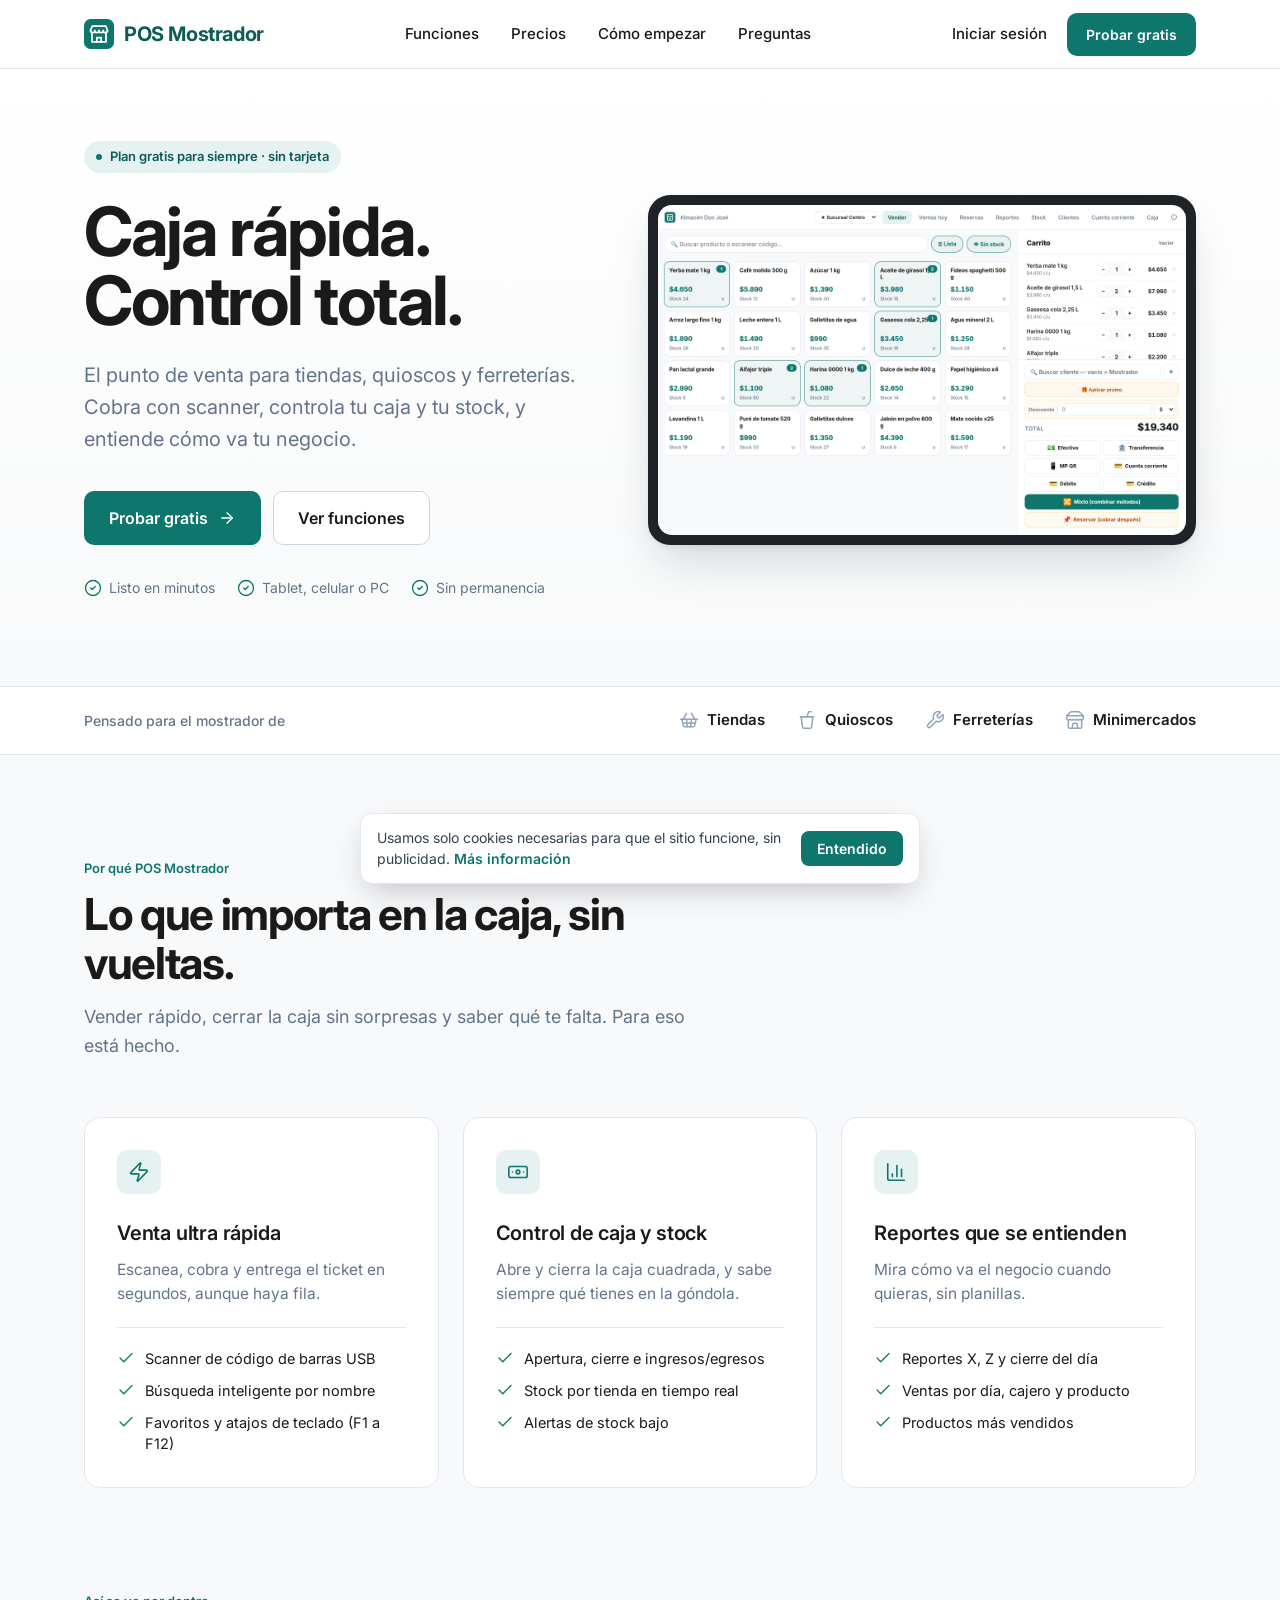
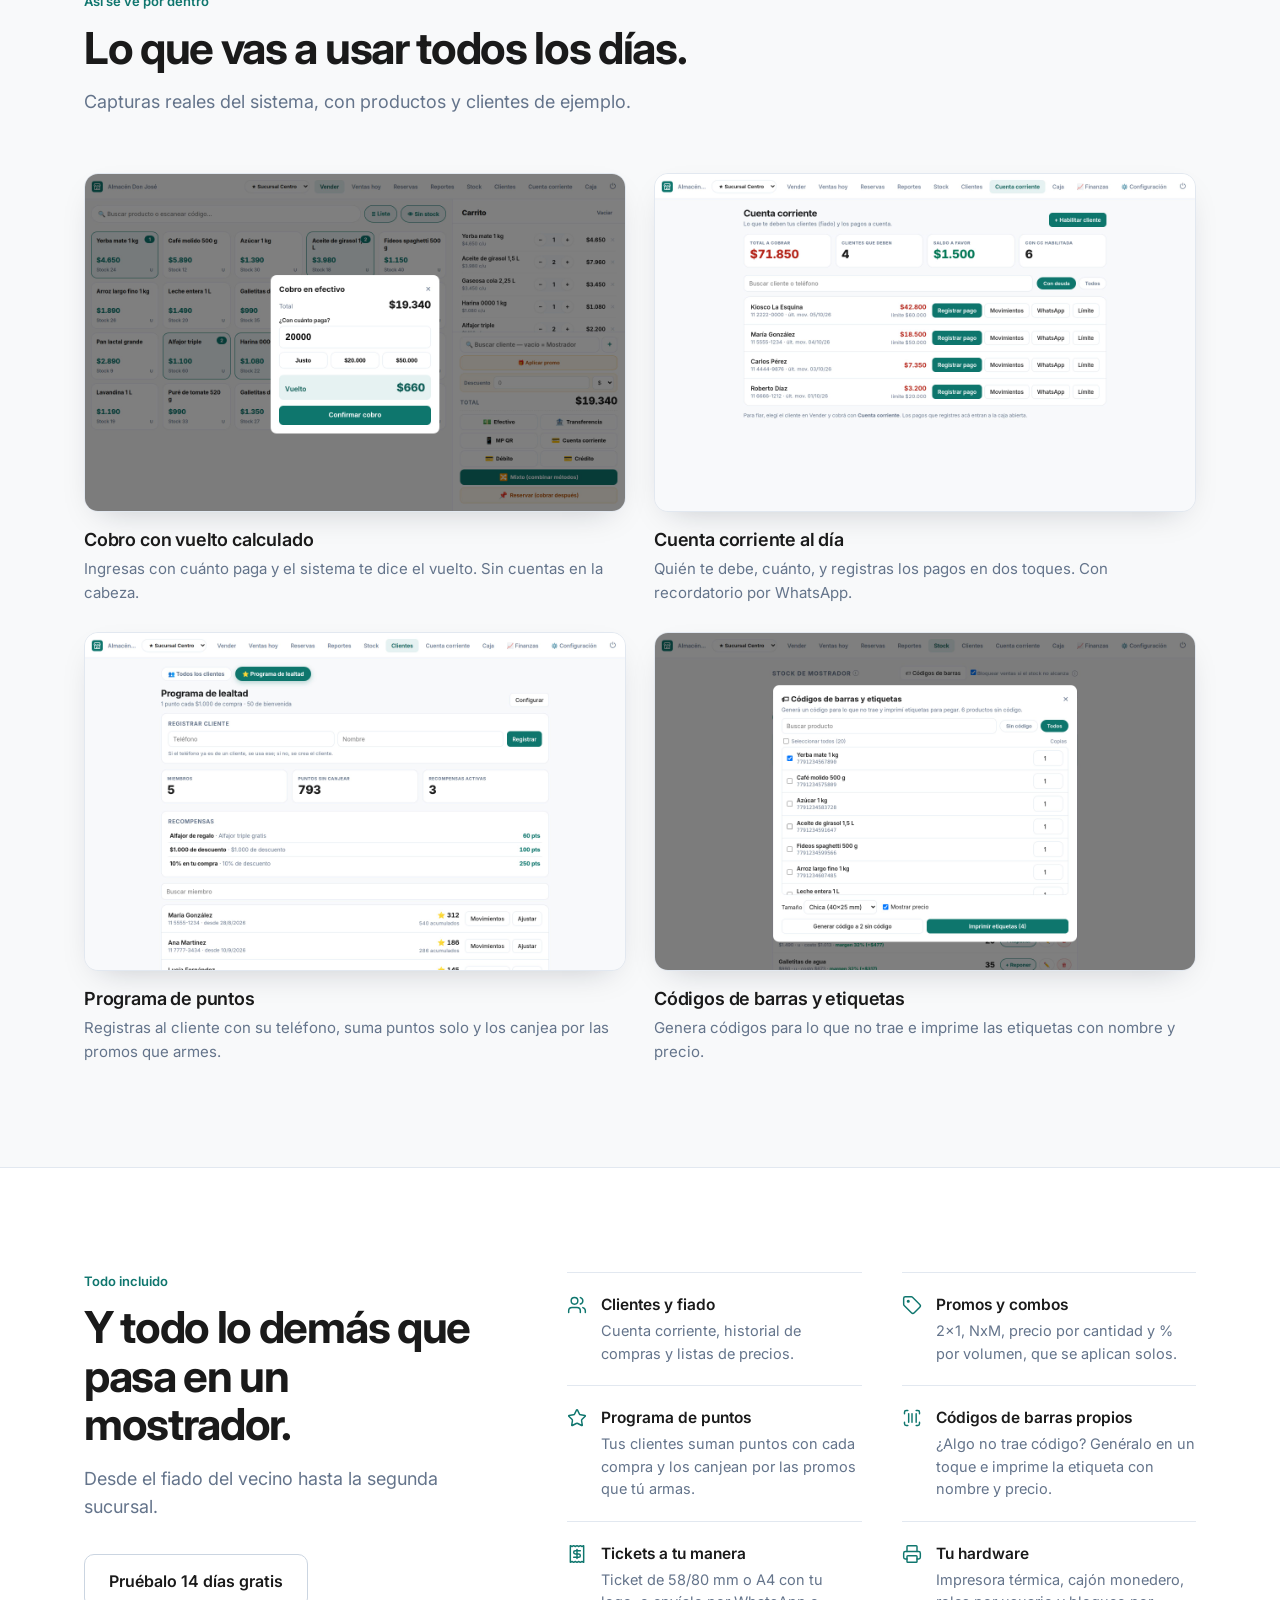
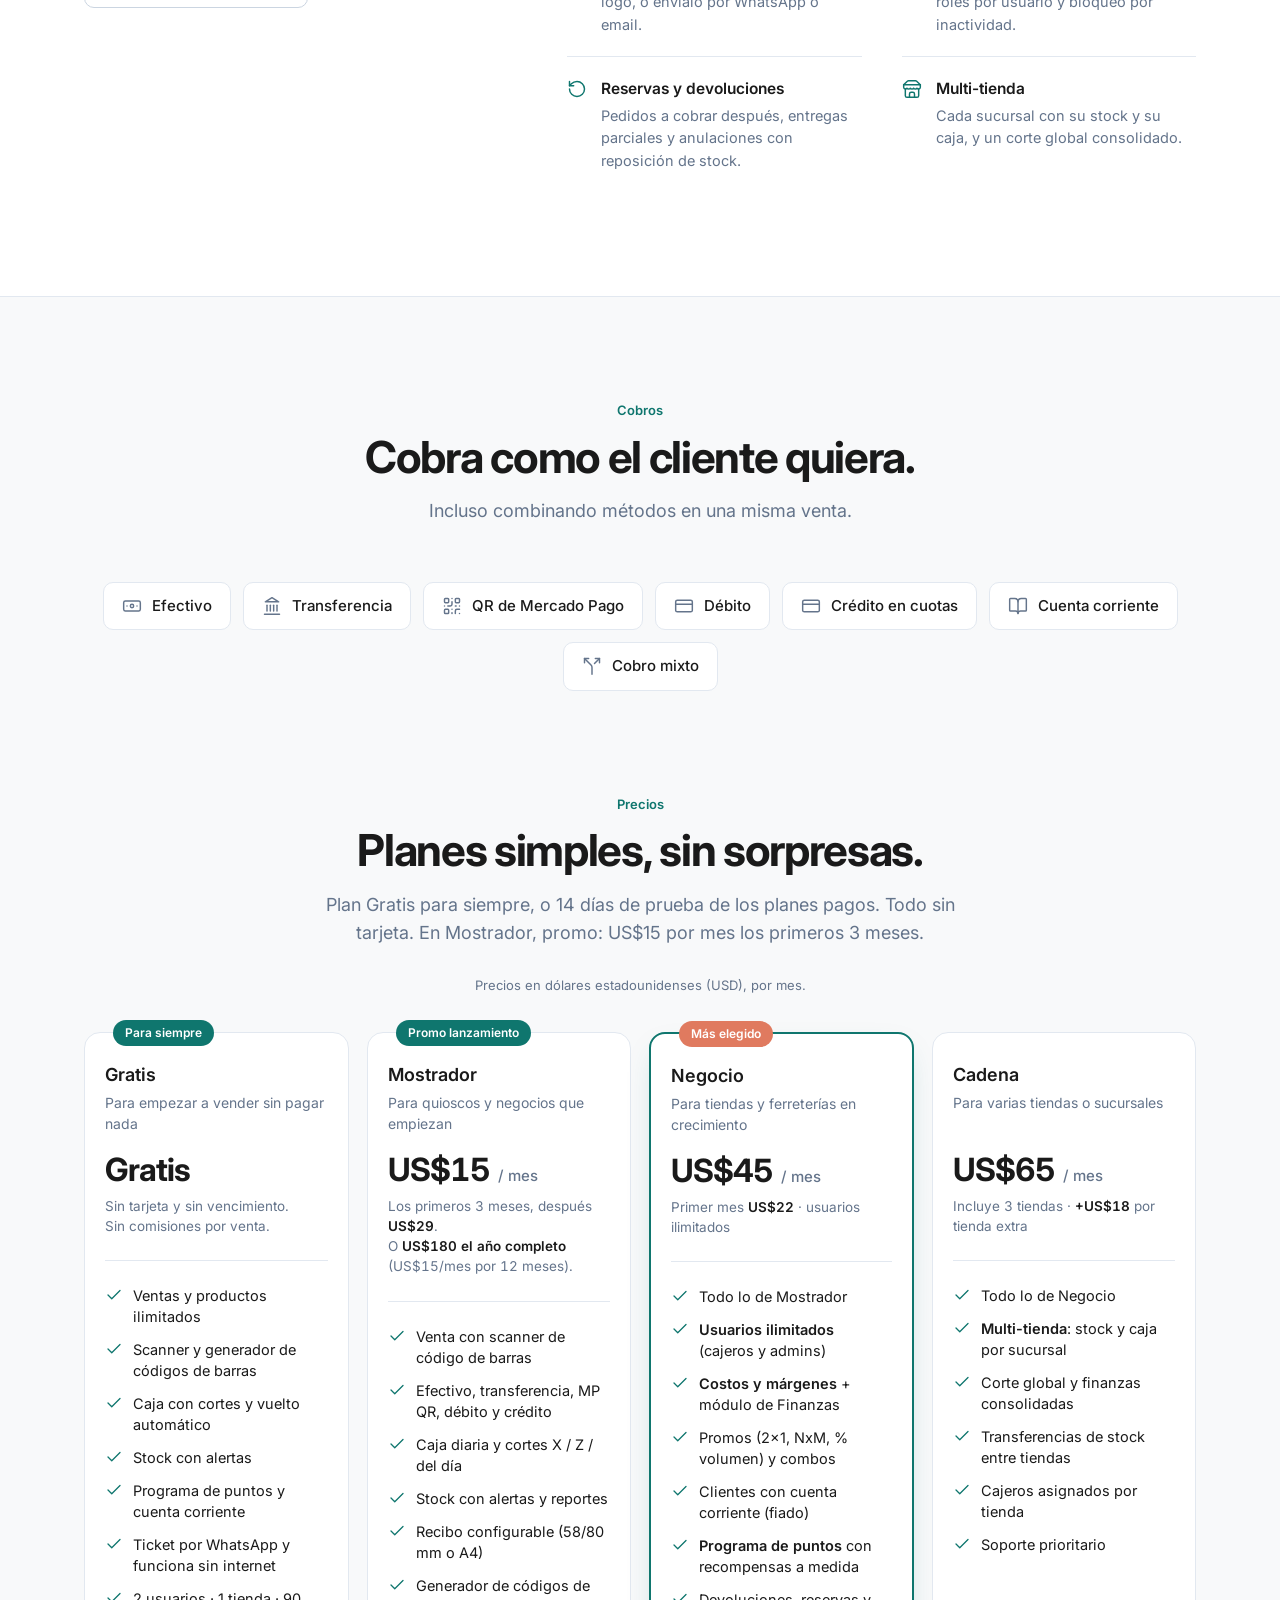
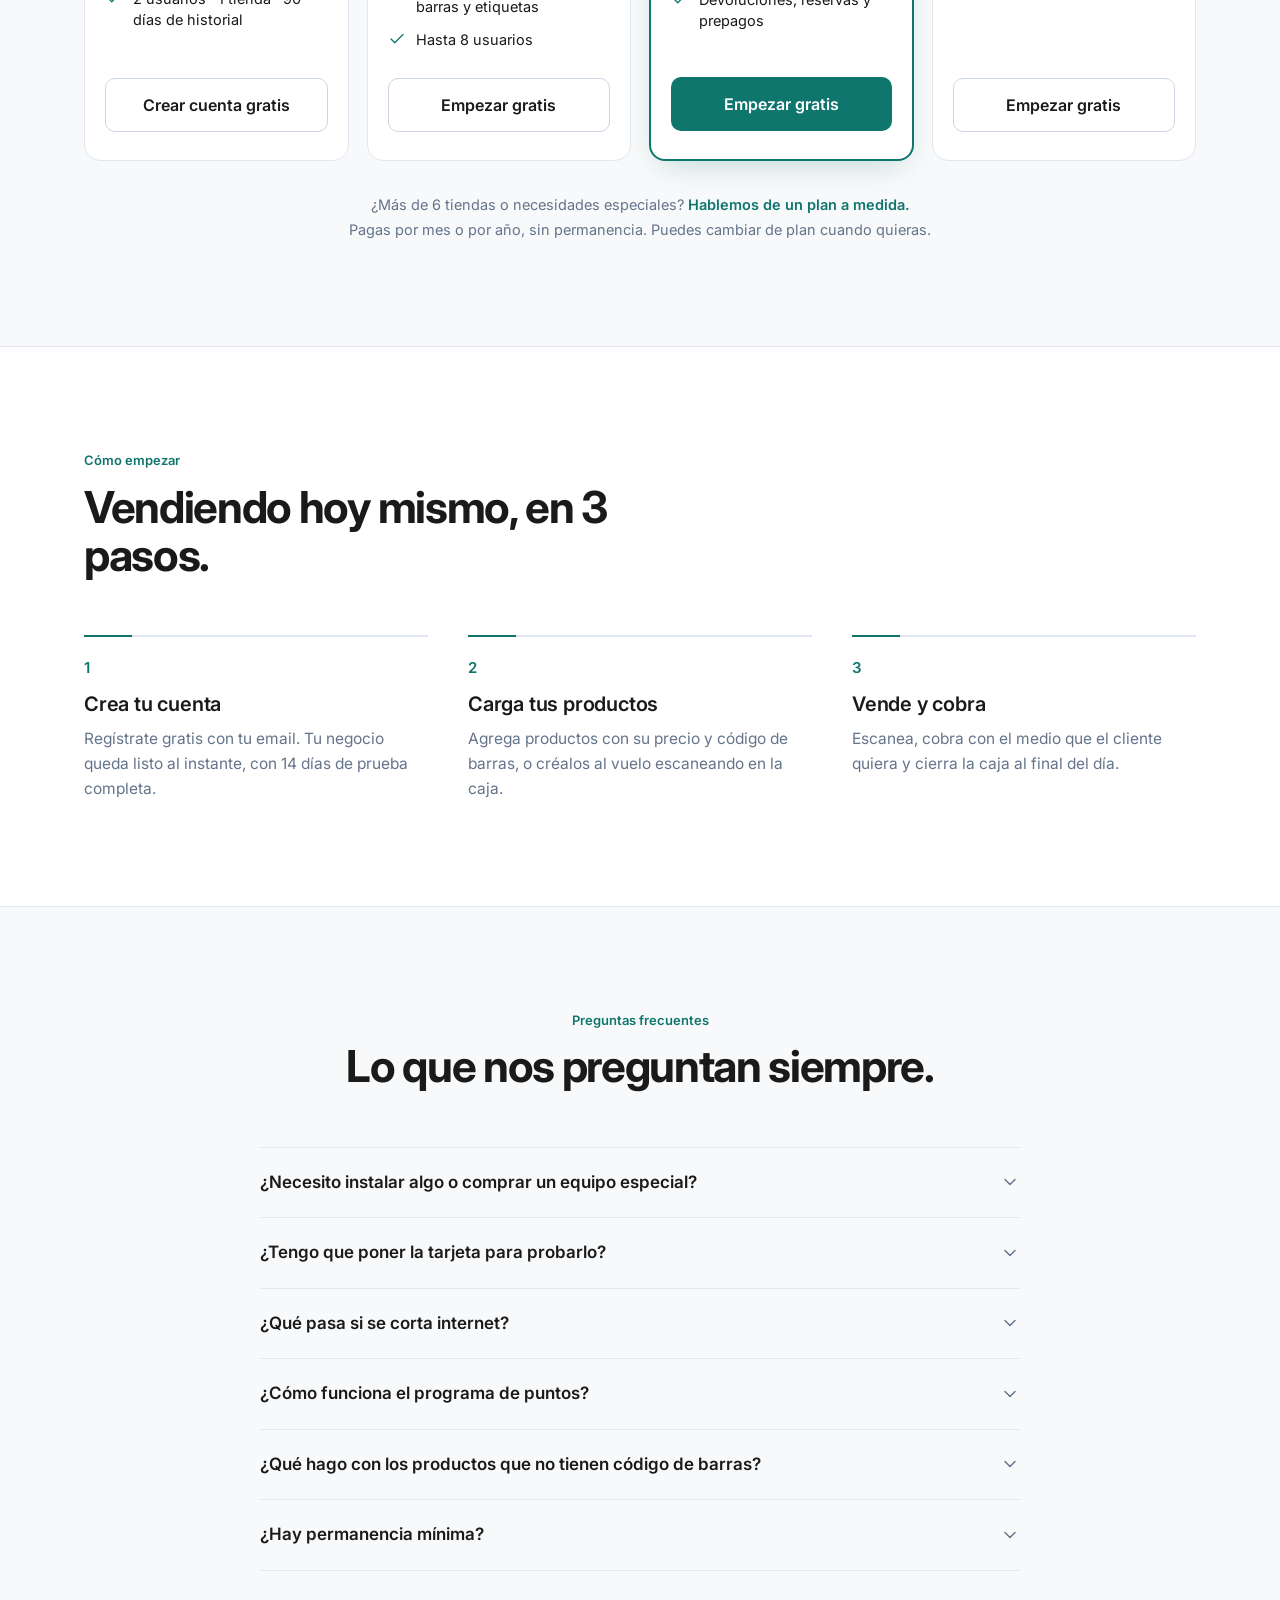
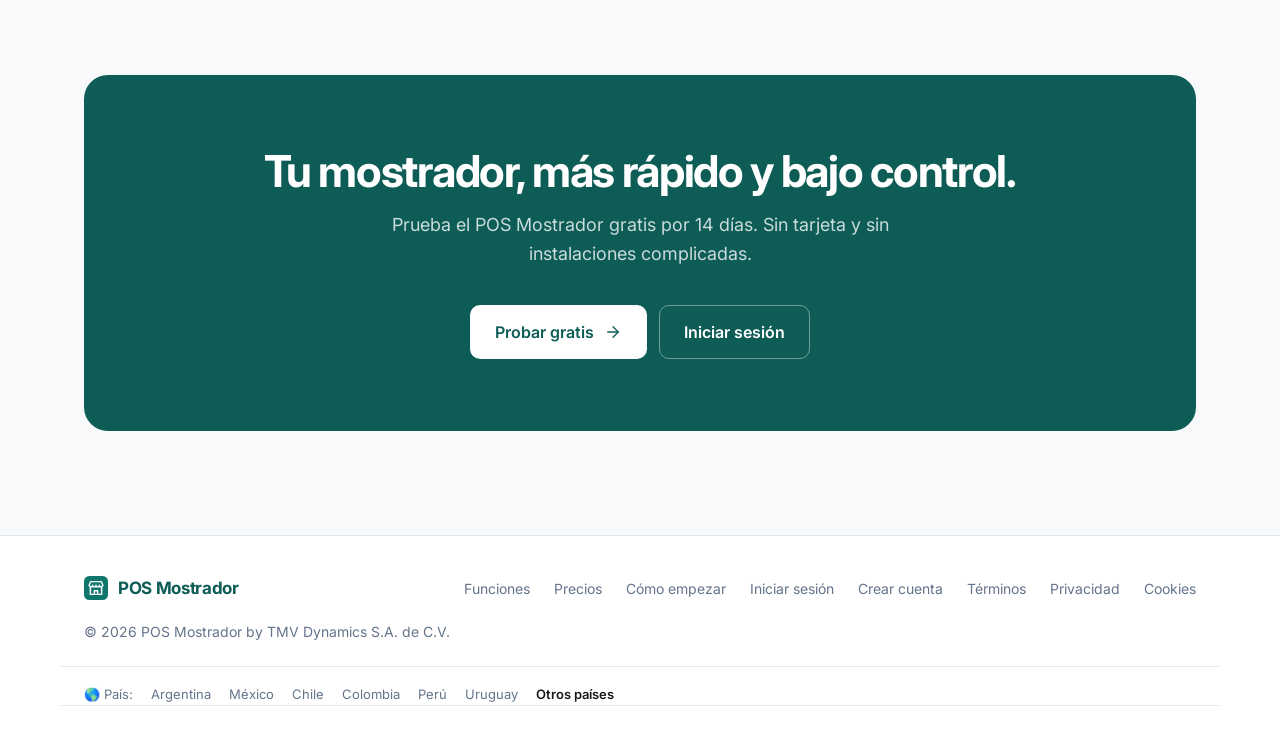
<file: index.html>
<!DOCTYPE html>
<html lang="es-AR" data-pais="AR">
<head>
<meta charset="UTF-8">
<meta name="viewport" content="width=device-width, initial-scale=1.0">
<meta name="theme-color" content="#FFFFFF">
<meta name="color-scheme" content="light">
<meta name="author" content="TMV Dynamics S.A. de C.V.">
<meta name="description" content="POS Mostrador es el punto de venta para almacenes, kioscos, ferreterías y minimercados. Scanner y generador de códigos de barras, caja, stock, reportes y programa de puntos para tus clientes. 14 días de prueba sin tarjeta.">
<meta property="og:title" content="POS Mostrador — Caja rápida. Control total.">
<meta property="og:description" content="El punto de venta para tu almacén, kiosco o ferretería. Scanner, caja, stock, reportes y programa de puntos, todo en uno.">
<title>POS Mostrador — Punto de venta para almacenes, kioscos y ferreterías</title>
<link rel="canonical" href="https://pos.trackmyvend.com/">
<!-- hreflang:inicio -->
<link rel="alternate" hreflang="es-AR" href="https://pos.trackmyvend.com/">
<link rel="alternate" hreflang="es-MX" href="https://pos.trackmyvend.com/mx/">
<link rel="alternate" hreflang="es-CL" href="https://pos.trackmyvend.com/cl/">
<link rel="alternate" hreflang="es-CO" href="https://pos.trackmyvend.com/co/">
<link rel="alternate" hreflang="es-PE" href="https://pos.trackmyvend.com/pe/">
<link rel="alternate" hreflang="es-UY" href="https://pos.trackmyvend.com/uy/">
<link rel="alternate" hreflang="es" href="https://pos.trackmyvend.com/intl/">
<link rel="alternate" hreflang="x-default" href="https://pos.trackmyvend.com/">
<!-- hreflang:fin -->
<link rel="icon" type="image/svg+xml" href="icon.svg">
<link rel="manifest" href="manifest.webmanifest">
<link rel="preconnect" href="https://fonts.googleapis.com">
<link rel="preconnect" href="https://fonts.gstatic.com" crossorigin>
<link href="https://fonts.googleapis.com/css2?family=Inter:wght@400;500;600;700&display=swap" rel="stylesheet">
<style>
  *{margin:0;padding:0;box-sizing:border-box;-webkit-tap-highlight-color:transparent}
  :root{
    --primary:#0F766E;--primary-dark:#0D5C56;--primary-soft:#E6F2F1;
    --accent:#E07A5F;--accent-soft:#FBEDE8;
    --bg:#F8F9FA;--surface:#FFFFFF;
    --text:#1A1A1A;--text-2:#64748B;--text-3:#94A3B8;
    --success:#10B981;--border:#E2E8F0;
    --radius:12px;
    --shadow-sm:0 1px 2px rgba(16,24,40,.05);
    --shadow-lg:0 24px 48px -12px rgba(16,24,40,.18),0 2px 6px rgba(16,24,40,.06);
  }
  html{scroll-behavior:smooth}
  body{font-family:'Inter',system-ui,sans-serif;background:var(--bg);color:var(--text);-webkit-font-smoothing:antialiased;overflow-x:hidden;line-height:1.5}
  a{color:inherit;text-decoration:none}
  .num{font-variant-numeric:tabular-nums}
  .wrap{max-width:1160px;margin:0 auto;padding:0 24px}
  @media(max-width:600px){.wrap{padding:0 16px}}
  .ic{width:20px;height:20px;fill:none;stroke:currentColor;stroke-width:1.75;stroke-linecap:round;stroke-linejoin:round;flex-shrink:0}

  /* BUTTONS */
  .btn{display:inline-flex;align-items:center;justify-content:center;gap:10px;font-family:inherit;font-weight:600;font-size:16px;border-radius:10px;padding:14px 24px;cursor:pointer;border:1px solid transparent;transition:background .15s,border-color .15s,color .15s;white-space:nowrap}
  .btn .ic{width:18px;height:18px}
  .btn-primary{background:var(--primary);color:#fff}
  .btn-primary:hover{background:var(--primary-dark)}
  .btn-outline{background:var(--surface);color:var(--text);border-color:#CBD5E1}
  .btn-outline:hover{border-color:var(--text-2)}
  .btn-sm{font-size:14px;padding:10px 18px}
  .btn:focus-visible,a:focus-visible,summary:focus-visible{outline:2px solid var(--primary);outline-offset:3px}

  /* NAV */
  nav{position:sticky;top:0;z-index:50;background:rgba(255,255,255,.92);backdrop-filter:saturate(180%) blur(12px);-webkit-backdrop-filter:saturate(180%) blur(12px);border-bottom:1px solid var(--border)}
  .nav-in{display:flex;align-items:center;justify-content:space-between;height:68px;gap:16px}
  .brand{display:flex;align-items:center;gap:10px;font-weight:700;font-size:20px;letter-spacing:-.02em;color:var(--primary-dark);white-space:nowrap}
  @media(max-width:400px){nav .brand{font-size:17px;gap:8px}nav .brand svg{width:26px;height:26px}.nav-right .btn-sm{padding:9px 14px}}
  .brand svg{width:30px;height:30px}
  .nav-links{display:flex;align-items:center;gap:32px;font-size:15px;font-weight:500;color:var(--text)}
  .nav-links a:hover{color:var(--primary)}
  .nav-right{display:flex;align-items:center;gap:20px;font-size:15px;font-weight:500}
  .nav-right .lnk:hover{color:var(--primary)}
  @media(max-width:900px){.nav-links{display:none}}
  @media(max-width:420px){.nav-right .lnk{display:none}}

  /* HERO */
  .hero{background:linear-gradient(180deg,#fff 0%,var(--bg) 100%);padding:72px 0 88px;overflow:hidden}
  .hero-grid{display:grid;grid-template-columns:minmax(0,1fr) minmax(0,1.08fr);gap:56px;align-items:center}
  @media(max-width:980px){.hero-grid{grid-template-columns:1fr;gap:48px}.hero{padding:48px 0 64px}}
  .eyebrow{display:inline-flex;align-items:center;gap:8px;font-size:13px;font-weight:600;color:var(--primary-dark);background:var(--primary-soft);padding:6px 12px;border-radius:999px;margin-bottom:24px}
  .eyebrow .dot{width:6px;height:6px;border-radius:50%;background:var(--primary)}
  h1{font-size:clamp(40px,5.4vw,68px);font-weight:700;line-height:1.02;letter-spacing:-.035em}
  .lead{font-size:clamp(17px,1.6vw,20px);color:var(--text-2);margin-top:24px;max-width:500px;line-height:1.6}
  .cta-row{display:flex;gap:12px;flex-wrap:wrap;margin-top:36px}
  .checks{display:flex;flex-wrap:wrap;gap:10px 22px;margin-top:32px;font-size:14px;color:var(--text-2)}
  .checks span{display:inline-flex;align-items:center;gap:7px}
  .checks .ic{width:18px;height:18px;color:var(--primary)}

  /* CAPTURAS REALES */
  .device{background:#1F2328;border-radius:22px;padding:10px;box-shadow:var(--shadow-lg);max-width:680px;margin-left:auto}
  @media(max-width:980px){.device{margin:0 auto}}
  @media(max-width:600px){.device{border-radius:14px;padding:6px}}
  .screen-img{display:block;width:100%;height:auto;border-radius:14px;background:#fff}
  @media(max-width:600px){.screen-img{border-radius:9px}}
  .shots{display:grid;grid-template-columns:1fr 1fr;gap:28px}
  @media(max-width:820px){.shots{grid-template-columns:1fr}}
  .shot figure{margin:0}
  .shot img{display:block;width:100%;height:auto;border-radius:14px;border:1px solid var(--border);box-shadow:0 12px 32px -16px rgba(16,24,40,.25);background:#fff}
  .shot figcaption{margin-top:14px}
  .shot h3{font-size:18px;font-weight:600;letter-spacing:-.01em}
  .shot p{color:var(--text-2);font-size:15px;margin-top:4px;line-height:1.55}

  /* RUBROS STRIP */
  .rubros{border-top:1px solid var(--border);border-bottom:1px solid var(--border);background:var(--surface)}
  .rubros-in{display:flex;align-items:center;justify-content:space-between;gap:16px 32px;padding-top:22px;padding-bottom:22px;flex-wrap:wrap}
  .rubros-in p{font-size:14px;color:var(--text-2);font-weight:500}
  .rubros-list{display:flex;gap:10px 32px;flex-wrap:wrap;font-weight:600;font-size:15px;color:var(--text)}
  .rubros-list span{display:inline-flex;align-items:center;gap:8px}
  .rubros-list .ic{color:var(--text-3)}

  /* SECTIONS */
  section{padding:104px 0}
  @media(max-width:700px){section{padding:72px 0}}
  .sec-head{max-width:640px;margin-bottom:56px}
  .sec-head.center{text-align:center;margin-left:auto;margin-right:auto}
  .kicker{font-size:13px;font-weight:600;color:var(--primary)}
  h2{font-size:clamp(30px,4vw,44px);font-weight:700;letter-spacing:-.03em;line-height:1.1;margin-top:12px}
  .sec-head p{color:var(--text-2);font-size:18px;margin-top:16px;line-height:1.6}

  /* 3 BENEFITS */
  .benefits{display:grid;grid-template-columns:repeat(3,1fr);gap:24px}
  @media(max-width:880px){.benefits{grid-template-columns:1fr}}
  .benefit{background:var(--surface);border:1px solid var(--border);border-radius:16px;padding:32px}
  .benefit .badge-ic{width:44px;height:44px;border-radius:10px;background:var(--primary-soft);color:var(--primary);display:grid;place-items:center}
  .benefit .badge-ic .ic{width:22px;height:22px}
  .benefit h3{font-size:20px;font-weight:600;letter-spacing:-.01em;margin:24px 0 10px}
  .benefit p{color:var(--text-2);font-size:15.5px;line-height:1.6}
  .benefit ul{list-style:none;margin-top:20px;padding-top:20px;border-top:1px solid var(--border);display:grid;gap:10px}
  .benefit li{display:flex;gap:10px;font-size:14.5px;color:var(--text)}
  .benefit li .ic{width:18px;height:18px;color:var(--primary);margin-top:1px}

  /* ALL FEATURES */
  .all{background:var(--surface);border-top:1px solid var(--border);border-bottom:1px solid var(--border)}
  .all-grid{display:grid;grid-template-columns:minmax(0,.8fr) minmax(0,1.2fr);gap:64px}
  @media(max-width:880px){.all-grid{grid-template-columns:1fr;gap:40px}}
  .all-grid .sec-head{margin-bottom:0}
  .all-grid .sec-head .btn{margin-top:32px}
  .feat-list{display:grid;grid-template-columns:1fr 1fr;gap:0 40px}
  @media(max-width:600px){.feat-list{grid-template-columns:1fr}}
  .feat{display:flex;gap:14px;padding:20px 0;border-top:1px solid var(--border)}
  .feat .ic{color:var(--primary);margin-top:2px}
  .feat h4{font-size:15.5px;font-weight:600}
  .feat p{font-size:14.5px;color:var(--text-2);margin-top:4px;line-height:1.55}

  /* PAYMENTS */
  .pays-row{display:flex;flex-wrap:wrap;gap:12px;justify-content:center}
  .pay{display:inline-flex;align-items:center;gap:10px;background:var(--surface);border:1px solid var(--border);border-radius:10px;padding:12px 18px;font-size:15px;font-weight:500}
  .pay .ic{color:var(--text-2)}

  /* PRICING */
  .price-grid{display:grid;grid-template-columns:repeat(3,1fr);gap:24px;align-items:stretch}
  @media(max-width:920px){.price-grid{grid-template-columns:1fr;max-width:440px;margin:0 auto}}
  .price{background:var(--surface);border:1px solid var(--border);border-radius:16px;padding:32px 28px;display:flex;flex-direction:column;position:relative}
  .price.pop{border:2px solid var(--primary);box-shadow:0 12px 32px -12px rgba(15,118,110,.28)}
  .price-pop{position:absolute;top:-13px;left:28px;background:var(--accent);color:#fff;font-size:12px;font-weight:600;padding:4px 12px;border-radius:999px}
  .price-promo{background:var(--primary)}
  .price[hidden]{display:none}
  .price-grid.con-gratis{grid-template-columns:repeat(4,1fr);gap:18px}
  .price-grid.con-gratis .price{padding:28px 20px}
  .price-grid.con-gratis .price-amt{font-size:32px}
  @media(max-width:1100px){.price-grid.con-gratis{grid-template-columns:repeat(2,1fr);max-width:none}}
  @media(max-width:640px){.price-grid.con-gratis{grid-template-columns:1fr}}
  .pais-moneda{text-align:center;font-size:13px;color:var(--text-2);margin:-28px 0 36px}
  .paises{border-top:1px solid var(--border);margin-top:24px;padding-top:18px;display:flex;flex-wrap:wrap;gap:6px 18px;font-size:13px;color:var(--text-2)}
  .paises a:hover{color:var(--text)}
  .paises a[aria-current]{color:var(--text);font-weight:600}
  .price-name{font-size:18px;font-weight:600}
  .price-for{font-size:14px;color:var(--text-2);margin-top:4px;min-height:42px}
  .price-amt{font-size:40px;font-weight:700;letter-spacing:-.03em;margin-top:20px;line-height:1}
  .price-amt small{font-size:15px;font-weight:500;color:var(--text-2);letter-spacing:0}
  .price-note{font-size:13.5px;color:var(--text-2);margin-top:10px;min-height:40px}
  .price-note b{color:var(--text);font-weight:600}
  .price ul{list-style:none;margin:24px 0 28px;padding-top:24px;border-top:1px solid var(--border);flex:1;display:grid;gap:12px;align-content:start}
  .price li{display:flex;gap:10px;font-size:14.5px;line-height:1.45}
  .price li .ic{width:18px;height:18px;color:var(--primary);margin-top:1px}
  .price li b{font-weight:600}
  .price .btn{width:100%}
  .price-foot{text-align:center;color:var(--text-2);font-size:14.5px;margin-top:32px;line-height:1.7}
  .price-foot a{color:var(--primary);font-weight:600}
  .price-foot a:hover{text-decoration:underline}

  /* STEPS */
  .steps{display:grid;grid-template-columns:repeat(3,1fr);gap:40px;counter-reset:s}
  @media(max-width:820px){.steps{grid-template-columns:1fr;gap:32px}}
  .step{border-top:2px solid var(--border);padding-top:24px;position:relative}
  .step::before{counter-increment:s;content:counter(s);position:absolute;top:-2px;left:0;width:48px;border-top:2px solid var(--primary);padding-top:20px;font-size:15px;font-weight:600;color:var(--primary)}
  .step h3{font-size:20px;font-weight:600;letter-spacing:-.01em;margin-top:28px}
  .step p{color:var(--text-2);font-size:15.5px;margin-top:8px;line-height:1.6}

  /* FAQ */
  .faq{max-width:760px;margin:0 auto}
  .faq details{border-top:1px solid var(--border)}
  .faq details:last-child{border-bottom:1px solid var(--border)}
  .faq summary{list-style:none;cursor:pointer;display:flex;justify-content:space-between;align-items:center;gap:16px;padding:22px 0;font-size:17px;font-weight:600}
  .faq summary::-webkit-details-marker{display:none}
  .faq summary .ic{color:var(--text-2);transition:transform .2s}
  .faq details[open] summary .ic{transform:rotate(180deg)}
  .faq details p{color:var(--text-2);font-size:15.5px;line-height:1.65;padding:0 40px 24px 0}

  /* FINAL CTA */
  .final{background:var(--primary-dark);color:#fff;border-radius:24px;padding:72px 32px;text-align:center}
  .final h2{color:#fff;margin-top:0}
  .final p{color:rgba(255,255,255,.78);font-size:18px;margin:16px auto 0;max-width:520px;line-height:1.6}
  .final .cta-row{justify-content:center}
  .final .btn-primary{background:#fff;color:var(--primary-dark)}
  .final .btn-primary:hover{background:#F1F5F4}
  .final .btn-outline{background:transparent;color:#fff;border-color:rgba(255,255,255,.4)}
  .final .btn-outline:hover{border-color:#fff}
  @media(max-width:600px){.final{padding:56px 20px;border-radius:18px}}

  footer{border-top:1px solid var(--border);padding:40px 0;background:var(--surface)}
  .foot-in{display:flex;justify-content:space-between;align-items:center;gap:20px;flex-wrap:wrap;color:var(--text-2);font-size:14px}
  .foot-in .brand{font-size:17px}
  .foot-in .brand svg{width:24px;height:24px}
  .foot-links{display:flex;gap:24px;flex-wrap:wrap}
  .foot-links a:hover{color:var(--text)}
</style>
</head>
<body>

<!-- Iconos (trazos estilo Lucide) -->
<svg width="0" height="0" style="position:absolute" aria-hidden="true">
  <symbol id="logo" viewBox="0 0 512 512"><rect width="512" height="512" rx="112" fill="#0F766E"/><g fill="none" stroke="#fff" stroke-width="30" stroke-linecap="round" stroke-linejoin="round"><path d="M112 196 L140 120 H372 L400 196"/><path d="M112 196 a36 36 0 0 0 72 0 a36 36 0 0 0 72 0 a36 36 0 0 0 72 0 a36 36 0 0 0 72 0"/><path d="M136 244 V392 H376 V244"/><path d="M220 392 V316 H292 V392"/></g></symbol>
  <symbol id="i-arrow" viewBox="0 0 24 24"><path d="M5 12h14"/><path d="m12 5 7 7-7 7"/></symbol>
  <symbol id="i-check" viewBox="0 0 24 24"><path d="M20 6 9 17l-5-5"/></symbol>
  <symbol id="i-check-circle" viewBox="0 0 24 24"><circle cx="12" cy="12" r="10"/><path d="m9 12 2 2 4-4"/></symbol>
  <symbol id="i-chevron" viewBox="0 0 24 24"><path d="m6 9 6 6 6-6"/></symbol>
  <symbol id="i-search" viewBox="0 0 24 24"><circle cx="11" cy="11" r="8"/><path d="m21 21-4.3-4.3"/></symbol>
  <symbol id="i-scan" viewBox="0 0 24 24"><path d="M3 7V5a2 2 0 0 1 2-2h2"/><path d="M17 3h2a2 2 0 0 1 2 2v2"/><path d="M21 17v2a2 2 0 0 1-2 2h-2"/><path d="M7 21H5a2 2 0 0 1-2-2v-2"/><path d="M8 7v10"/><path d="M12 7v10"/><path d="M17 7v10"/></symbol>
  <symbol id="i-zap" viewBox="0 0 24 24"><path d="M4 14a1 1 0 0 1-.78-1.63l9.9-10.2a.5.5 0 0 1 .86.46l-1.92 6.02A1 1 0 0 0 13 10h7a1 1 0 0 1 .78 1.63l-9.9 10.2a.5.5 0 0 1-.86-.46l1.92-6.02A1 1 0 0 0 11 14z"/></symbol>
  <symbol id="i-cart" viewBox="0 0 24 24"><circle cx="8" cy="21" r="1"/><circle cx="19" cy="21" r="1"/><path d="M2.05 2.05h2l2.66 12.42a2 2 0 0 0 2 1.58h9.78a2 2 0 0 0 1.95-1.57l1.65-7.43H5.12"/></symbol>
  <symbol id="i-box" viewBox="0 0 24 24"><path d="M11 21.73a2 2 0 0 0 2 0l7-4A2 2 0 0 0 21 16V8a2 2 0 0 0-1-1.73l-7-4a2 2 0 0 0-2 0l-7 4A2 2 0 0 0 3 8v8a2 2 0 0 0 1 1.73z"/><path d="M12 22V12"/><path d="m3.3 7 7.7 4.73a2 2 0 0 0 2 0L20.7 7"/></symbol>
  <symbol id="i-users" viewBox="0 0 24 24"><path d="M16 21v-2a4 4 0 0 0-4-4H6a4 4 0 0 0-4 4v2"/><circle cx="9" cy="7" r="4"/><path d="M22 21v-2a4 4 0 0 0-3-3.87"/><path d="M16 3.13a4 4 0 0 1 0 7.75"/></symbol>
  <symbol id="i-cash" viewBox="0 0 24 24"><rect width="20" height="12" x="2" y="6" rx="2"/><circle cx="12" cy="12" r="2"/><path d="M6 12h.01M18 12h.01"/></symbol>
  <symbol id="i-chart" viewBox="0 0 24 24"><path d="M3 3v16a2 2 0 0 0 2 2h16"/><path d="M18 17V9"/><path d="M13 17V5"/><path d="M8 17v-3"/></symbol>
  <symbol id="i-tag" viewBox="0 0 24 24"><path d="M12.59 2.59A2 2 0 0 0 11.17 2H4a2 2 0 0 0-2 2v7.17a2 2 0 0 0 .59 1.42l8.7 8.7a2.43 2.43 0 0 0 3.42 0l6.58-6.58a2.43 2.43 0 0 0 0-3.42z"/><circle cx="7.5" cy="7.5" r="1"/></symbol>
  <symbol id="i-star" viewBox="0 0 24 24"><path d="M11.53 2.3a.53.53 0 0 1 .95 0l2.31 4.68a2.12 2.12 0 0 0 1.6 1.16l5.16.76a.53.53 0 0 1 .3.9l-3.74 3.64a2.12 2.12 0 0 0-.61 1.88l.88 5.14a.53.53 0 0 1-.77.56l-4.62-2.43a2.12 2.12 0 0 0-1.97 0L6.4 21.01a.53.53 0 0 1-.77-.56l.88-5.14a2.12 2.12 0 0 0-.61-1.88L2.16 9.79a.53.53 0 0 1 .3-.9l5.16-.76a2.12 2.12 0 0 0 1.6-1.16z"/></symbol>
  <symbol id="i-receipt" viewBox="0 0 24 24"><path d="M4 2v20l2-1 2 1 2-1 2 1 2-1 2 1 2-1 2 1V2l-2 1-2-1-2 1-2-1-2 1-2-1-2 1Z"/><path d="M16 8h-6a2 2 0 1 0 0 4h4a2 2 0 1 1 0 4H8"/><path d="M12 17.5v-11"/></symbol>
  <symbol id="i-undo" viewBox="0 0 24 24"><path d="M3 12a9 9 0 1 0 9-9 9.75 9.75 0 0 0-6.74 2.74L3 8"/><path d="M3 3v5h5"/></symbol>
  <symbol id="i-store" viewBox="0 0 24 24"><path d="m2 7 4.41-4.41A2 2 0 0 1 7.83 2h8.34a2 2 0 0 1 1.42.59L22 7"/><path d="M4 12v8a2 2 0 0 0 2 2h12a2 2 0 0 0 2-2v-8"/><path d="M15 22v-4a2 2 0 0 0-2-2h-2a2 2 0 0 0-2 2v4"/><path d="M2 7h20"/><path d="M22 7v3a2 2 0 0 1-2 2 2.7 2.7 0 0 1-2-1 2.7 2.7 0 0 1-2 1 2.7 2.7 0 0 1-2-1 2.7 2.7 0 0 1-2 1 2.7 2.7 0 0 1-2-1 2.7 2.7 0 0 1-2 1 2.7 2.7 0 0 1-2-1 2.7 2.7 0 0 1-2 1 2 2 0 0 1-2-2V7"/></symbol>
  <symbol id="i-printer" viewBox="0 0 24 24"><path d="M6 18H4a2 2 0 0 1-2-2v-5a2 2 0 0 1 2-2h16a2 2 0 0 1 2 2v5a2 2 0 0 1-2 2h-2"/><path d="M6 9V3a1 1 0 0 1 1-1h10a1 1 0 0 1 1 1v6"/><rect x="6" y="14" width="12" height="8" rx="1"/></symbol>
  <symbol id="i-card" viewBox="0 0 24 24"><rect width="20" height="14" x="2" y="5" rx="2"/><path d="M2 10h20"/></symbol>
  <symbol id="i-bank" viewBox="0 0 24 24"><path d="M3 22h18"/><path d="M6 18v-7"/><path d="M10 18v-7"/><path d="M14 18v-7"/><path d="M18 18v-7"/><path d="M12 2 20 7H4z"/></symbol>
  <symbol id="i-qr" viewBox="0 0 24 24"><rect width="5" height="5" x="3" y="3" rx="1"/><rect width="5" height="5" x="16" y="3" rx="1"/><rect width="5" height="5" x="3" y="16" rx="1"/><path d="M21 16h-3a2 2 0 0 0-2 2v3"/><path d="M21 21v.01"/><path d="M12 7v3a2 2 0 0 1-2 2H7"/><path d="M3 12h.01"/><path d="M12 3h.01"/><path d="M12 16v.01"/><path d="M16 12h1"/><path d="M21 12v.01"/><path d="M12 21v-1"/></symbol>
  <symbol id="i-book" viewBox="0 0 24 24"><path d="M12 7v14"/><path d="M3 18a1 1 0 0 1-1-1V4a1 1 0 0 1 1-1h5a4 4 0 0 1 4 4 4 4 0 0 1 4-4h5a1 1 0 0 1 1 1v13a1 1 0 0 1-1 1h-6a3 3 0 0 0-3 3 3 3 0 0 0-3-3z"/></symbol>
  <symbol id="i-split" viewBox="0 0 24 24"><path d="M16 3h5v5"/><path d="M8 3H3v5"/><path d="M12 22v-8.3a4 4 0 0 0-1.17-2.87L3 3"/><path d="m15 9 6-6"/></symbol>
  <symbol id="i-trash" viewBox="0 0 24 24"><path d="M3 6h18"/><path d="M19 6v14c0 1-1 2-2 2H7c-1 0-2-1-2-2V6"/><path d="M8 6V4c0-1 1-2 2-2h4c1 0 2 1 2 2v2"/></symbol>
  <symbol id="i-wrench" viewBox="0 0 24 24"><path d="M14.7 6.3a1 1 0 0 0 0 1.4l1.6 1.6a1 1 0 0 0 1.4 0l3.77-3.77a6 6 0 0 1-7.94 7.94l-6.91 6.91a2.12 2.12 0 0 1-3-3l6.91-6.91a6 6 0 0 1 7.94-7.94l-3.76 3.76z"/></symbol>
  <symbol id="i-basket" viewBox="0 0 24 24"><path d="m15 11-1 9"/><path d="m19 11-4-7"/><path d="M2 11h20"/><path d="m3.5 11 1.6 7.4a2 2 0 0 0 2 1.6h9.8a2 2 0 0 0 2-1.6l1.7-7.4"/><path d="M4.5 15.5h15"/><path d="m5 11 4-7"/><path d="m9 11 1 9"/></symbol>
  <symbol id="i-cup" viewBox="0 0 24 24"><path d="M5 8h14l-1.5 12.2a2 2 0 0 1-2 1.8h-7a2 2 0 0 1-2-1.8z"/><path d="M4 8h16"/><path d="M12 8 14 2h3"/></symbol>
</svg>

<nav>
  <div class="wrap nav-in">
    <a class="brand" href="#" aria-label="POS Mostrador — inicio"><svg aria-hidden="true"><use href="#logo"/></svg>POS Mostrador</a>
    <div class="nav-links">
      <a href="#funciones">Funciones</a>
      <a href="#precios">Precios</a>
      <a href="#como">Cómo empezar</a>
      <a href="#faq">Preguntas</a>
    </div>
    <div class="nav-right">
      <a class="lnk" href="login.html">Iniciar sesión</a>
      <a class="btn btn-primary btn-sm" href="signup.html?pais=AR">Probar gratis</a>
    </div>
  </div>
</nav>

<header class="hero">
  <div class="wrap hero-grid">
    <div>
      <span class="eyebrow"><span class="dot"></span><span id="eyebrow-txt">14 días de prueba · sin tarjeta</span></span>
      <h1>Caja rápida.<br>Control total.</h1>
      <p class="lead">El punto de venta para almacenes, kioscos y ferreterías. Cobrá con scanner, controlá tu caja y tu stock, y entendé cómo va tu negocio.</p>
      <div class="cta-row">
        <a class="btn btn-primary" href="signup.html?pais=AR">Probar gratis <svg class="ic"><use href="#i-arrow"/></svg></a>
        <a class="btn btn-outline" href="#funciones">Ver funciones</a>
      </div>
      <div class="checks">
        <span><svg class="ic"><use href="#i-check-circle"/></svg>Listo en minutos</span>
        <span><svg class="ic"><use href="#i-check-circle"/></svg>Tablet, celular o PC</span>
        <span><svg class="ic"><use href="#i-check-circle"/></svg>Sin permanencia</span>
      </div>
    </div>

    <!-- Captura real de la app (datos de ejemplo) -->
    <div class="device">
      <img class="screen-img" src="img/app-venta.jpg" width="2560" height="1600" fetchpriority="high"
        alt="Pantalla de venta del POS Mostrador: grilla de productos con precio y stock, y el carrito con el total listo para cobrar">
    </div>
  </div>
</header>

<div class="rubros">
  <div class="wrap rubros-in">
    <p>Pensado para el mostrador de</p>
    <div class="rubros-list">
      <span><svg class="ic"><use href="#i-basket"/></svg>Almacenes</span>
      <span><svg class="ic"><use href="#i-cup"/></svg>Kioscos</span>
      <span><svg class="ic"><use href="#i-wrench"/></svg>Ferreterías</span>
      <span><svg class="ic"><use href="#i-store"/></svg>Minimercados</span>
    </div>
  </div>
</div>

<section id="funciones">
  <div class="wrap">
    <div class="sec-head">
      <div class="kicker">Por qué POS Mostrador</div>
      <h2>Lo que importa en la caja, sin vueltas.</h2>
      <p>Vender rápido, cerrar la caja sin sorpresas y saber qué te falta. Para eso está hecho.</p>
    </div>

    <div class="benefits">
      <div class="benefit">
        <div class="badge-ic"><svg class="ic"><use href="#i-zap"/></svg></div>
        <h3>Venta ultra rápida</h3>
        <p>Escaneá, cobrá y entregá el ticket en segundos, aunque haya fila.</p>
        <ul>
          <li><svg class="ic"><use href="#i-check"/></svg>Scanner de código de barras USB</li>
          <li><svg class="ic"><use href="#i-check"/></svg>Búsqueda inteligente por nombre</li>
          <li><svg class="ic"><use href="#i-check"/></svg>Favoritos y atajos de teclado (F1 a F12)</li>
        </ul>
      </div>
      <div class="benefit">
        <div class="badge-ic"><svg class="ic"><use href="#i-cash"/></svg></div>
        <h3>Control de caja y stock</h3>
        <p>Abrí y cerrá la caja cuadrada, y sabé siempre qué tenés en la góndola.</p>
        <ul>
          <li><svg class="ic"><use href="#i-check"/></svg>Apertura, cierre e ingresos/egresos</li>
          <li><svg class="ic"><use href="#i-check"/></svg>Stock por tienda en tiempo real</li>
          <li><svg class="ic"><use href="#i-check"/></svg>Alertas de stock bajo</li>
        </ul>
      </div>
      <div class="benefit">
        <div class="badge-ic"><svg class="ic"><use href="#i-chart"/></svg></div>
        <h3>Reportes que se entienden</h3>
        <p>Mirá cómo va el negocio cuando quieras, sin planillas.</p>
        <ul>
          <li><svg class="ic"><use href="#i-check"/></svg>Reportes X, Z y cierre del día</li>
          <li><svg class="ic"><use href="#i-check"/></svg>Ventas por día, cajero y producto</li>
          <li><svg class="ic"><use href="#i-check"/></svg>Productos más vendidos</li>
        </ul>
      </div>
    </div>
  </div>
</section>

<section id="capturas" style="padding-top:0">
  <div class="wrap">
    <div class="sec-head">
      <div class="kicker">Así se ve por dentro</div>
      <h2>Lo que vas a usar todos los días.</h2>
      <p>Capturas reales del sistema, con productos y clientes de ejemplo.</p>
    </div>
    <div class="shots">
      <div class="shot"><figure>
        <img src="img/app-vuelto.jpg" width="2560" height="1600" loading="lazy" alt="Cobro en efectivo: el cliente paga con $20.000 y el sistema muestra el vuelto de $660">
        <figcaption><h3>Cobro con vuelto calculado</h3><p>Ingresás con cuánto paga y el sistema te dice el vuelto. Sin cuentas en la cabeza.</p></figcaption>
      </figure></div>
      <div class="shot"><figure>
        <img src="img/app-cuenta-corriente.jpg" width="2560" height="1600" loading="lazy" alt="Cuenta corriente: total a cobrar, clientes que deben y botón para registrar pagos">
        <figcaption><h3>Cuenta corriente al día</h3><p>Quién te debe, cuánto, y registrás los pagos en dos toques. Con recordatorio por WhatsApp.</p></figcaption>
      </figure></div>
      <div class="shot"><figure>
        <img src="img/app-lealtad.jpg" width="2560" height="1600" loading="lazy" alt="Programa de lealtad: registro por teléfono, miembros con sus puntos y recompensas">
        <figcaption><h3>Programa de puntos</h3><p>Registrás al cliente con su teléfono, suma puntos solo y los canjea por las promos que armes.</p></figcaption>
      </figure></div>
      <div class="shot"><figure>
        <img src="img/app-codigos.jpg" width="2560" height="1600" loading="lazy" alt="Generador de códigos de barras: lista de productos para generar códigos e imprimir etiquetas">
        <figcaption><h3>Códigos de barras y etiquetas</h3><p>Generá códigos para lo que no trae e imprimí las etiquetas con nombre y precio.</p></figcaption>
      </figure></div>
    </div>
  </div>
</section>

<section class="all">
  <div class="wrap all-grid">
    <div class="sec-head">
      <div class="kicker">Todo incluido</div>
      <h2>Y todo lo demás que pasa en un mostrador.</h2>
      <p>Desde el fiado del vecino hasta la segunda sucursal.</p>
      <a class="btn btn-outline" href="signup.html?pais=AR">Probalo 14 días gratis</a>
    </div>
    <div class="feat-list">
      <div class="feat"><svg class="ic"><use href="#i-users"/></svg><div><h4>Clientes y fiado</h4><p>Cuenta corriente, historial de compras y listas de precios.</p></div></div>
      <div class="feat"><svg class="ic"><use href="#i-tag"/></svg><div><h4>Promos y combos</h4><p>2x1, NxM, precio por cantidad y % por volumen, que se aplican solos.</p></div></div>
      <div class="feat"><svg class="ic"><use href="#i-star"/></svg><div><h4>Programa de puntos</h4><p>Tus clientes suman puntos con cada compra y los canjean por las promos que vos armás.</p></div></div>
      <div class="feat"><svg class="ic"><use href="#i-scan"/></svg><div><h4>Códigos de barras propios</h4><p>¿Algo no trae código? Generalo en un toque e imprimí la etiqueta con nombre y precio.</p></div></div>
      <div class="feat"><svg class="ic"><use href="#i-receipt"/></svg><div><h4>Tickets a tu manera</h4><p>Ticket de 58/80 mm o A4 con tu logo, o envialo por WhatsApp o email.</p></div></div>
      <div class="feat"><svg class="ic"><use href="#i-printer"/></svg><div><h4>Tu hardware</h4><p>Impresora térmica, cajón monedero, roles por usuario y bloqueo por inactividad.</p></div></div>
      <div class="feat"><svg class="ic"><use href="#i-undo"/></svg><div><h4>Reservas y devoluciones</h4><p>Pedidos a cobrar después, entregas parciales y anulaciones con reposición de stock.</p></div></div>
      <div class="feat"><svg class="ic"><use href="#i-store"/></svg><div><h4>Multi-tienda</h4><p>Cada sucursal con su stock y su caja, y un corte global consolidado.</p></div></div>
    </div>
  </div>
</section>

<section>
  <div class="wrap">
    <div class="sec-head center">
      <div class="kicker">Cobros</div>
      <h2>Cobrá como el cliente quiera.</h2>
      <p>Incluso combinando métodos en una misma venta.</p>
    </div>
    <div class="pays-row">
      <div class="pay"><svg class="ic"><use href="#i-cash"/></svg>Efectivo</div>
      <div class="pay"><svg class="ic"><use href="#i-bank"/></svg>Transferencia</div>
      <div class="pay"><svg class="ic"><use href="#i-qr"/></svg>QR de Mercado Pago</div>
      <div class="pay"><svg class="ic"><use href="#i-card"/></svg>Débito</div>
      <div class="pay"><svg class="ic"><use href="#i-card"/></svg>Crédito en cuotas</div>
      <div class="pay"><svg class="ic"><use href="#i-book"/></svg>Cuenta corriente</div>
      <div class="pay"><svg class="ic"><use href="#i-split"/></svg>Cobro mixto</div>
    </div>
  </div>
</section>

<section id="precios" style="padding-top:0">
  <div class="wrap">
    <div class="sec-head center">
      <div class="kicker">Precios</div>
      <h2>Planes simples, sin sorpresas.</h2>
      <p data-pp-texto>Todos arrancan con 14 días gratis, sin tarjeta. En Mostrador, promo de lanzamiento: <span data-pp="intro">$20.000</span> por mes los primeros 3 meses.</p>
    </div>

    <p class="pais-moneda" data-pp="moneda">Precios en pesos argentinos (ARS), por mes.</p>

    <div class="price-grid">
      <div class="price" id="price-gratis" hidden>
        <div class="price-pop price-promo">Para siempre</div>
        <div class="price-name">Gratis</div>
        <div class="price-for">Para empezar a vender sin pagar nada</div>
        <div class="price-amt num">Gratis</div>
        <div class="price-note num">Sin tarjeta y sin vencimiento.<br>Sin comisiones por venta.</div>
        <ul>
          <li><svg class="ic"><use href="#i-check"/></svg>Ventas y productos ilimitados</li>
          <li><svg class="ic"><use href="#i-check"/></svg>Scanner y generador de códigos de barras</li>
          <li><svg class="ic"><use href="#i-check"/></svg>Caja con cortes y vuelto automático</li>
          <li><svg class="ic"><use href="#i-check"/></svg>Stock con alertas</li>
          <li><svg class="ic"><use href="#i-check"/></svg>Programa de puntos y cuenta corriente</li>
          <li><svg class="ic"><use href="#i-check"/></svg>Ticket por WhatsApp y funciona sin internet</li>
          <li><svg class="ic"><use href="#i-check"/></svg>2 usuarios · 1 tienda · 90 días de historial</li>
        </ul>
        <a class="btn btn-outline" href="signup.html?plan=gratis&amp;pais=AR">Crear cuenta gratis</a>
      </div>

      <div class="price">
        <div class="price-pop price-promo">Promo lanzamiento</div>
        <div class="price-name">Mostrador</div>
        <div class="price-for">Para kioscos y negocios que arrancan</div>
        <div class="price-amt num"><span data-pp="mostrador-promo">$20.000</span> <small>/ mes</small></div>
        <div class="price-note num">Los primeros 3 meses, después <b data-pp="mostrador-mensual">$40.000</b>.<br>O <b data-pp="mostrador-anual">$240.000</b> <b>el año completo</b> (<span data-pp="mostrador-promo2">$20.000</span>/mes por 12 meses).</div>
        <ul>
          <li><svg class="ic"><use href="#i-check"/></svg>Venta con scanner de código de barras</li>
          <li><svg class="ic"><use href="#i-check"/></svg>Efectivo, transferencia, MP QR, débito y crédito</li>
          <li><svg class="ic"><use href="#i-check"/></svg>Caja diaria y cortes X / Z / del día</li>
          <li><svg class="ic"><use href="#i-check"/></svg>Stock con alertas y reportes</li>
          <li><svg class="ic"><use href="#i-check"/></svg>Recibo configurable (58/80 mm o A4)</li>
          <li><svg class="ic"><use href="#i-check"/></svg>Generador de códigos de barras y etiquetas</li>
          <li><svg class="ic"><use href="#i-check"/></svg>Hasta 8 usuarios</li>
        </ul>
        <a class="btn btn-outline" href="signup.html?plan=mostrador&amp;pais=AR">Empezar gratis</a>
      </div>

      <div class="price pop">
        <div class="price-pop">Más elegido</div>
        <div class="price-name">Negocio</div>
        <div class="price-for">Para almacenes y ferreterías en crecimiento</div>
        <div class="price-amt num"><span data-pp="negocio-mensual">$60.000</span> <small>/ mes</small></div>
        <div class="price-note num">Primer mes <b data-pp="negocio-primer">$30.000</b> · usuarios ilimitados</div>
        <ul>
          <li><svg class="ic"><use href="#i-check"/></svg>Todo lo de Mostrador</li>
          <li><svg class="ic"><use href="#i-check"/></svg><span><b>Usuarios ilimitados</b> (cajeros y admins)</span></li>
          <li><svg class="ic"><use href="#i-check"/></svg><span><b>Costos y márgenes</b> + módulo de Finanzas</span></li>
          <li><svg class="ic"><use href="#i-check"/></svg>Promos (2x1, NxM, % volumen) y combos</li>
          <li><svg class="ic"><use href="#i-check"/></svg>Clientes con cuenta corriente (fiado)</li>
          <li><svg class="ic"><use href="#i-check"/></svg><span><b>Programa de puntos</b> con recompensas a medida</span></li>
          <li><svg class="ic"><use href="#i-check"/></svg>Devoluciones, reservas y prepagos</li>
        </ul>
        <a class="btn btn-primary" href="signup.html?plan=negocio&amp;pais=AR">Empezar gratis</a>
      </div>

      <div class="price">
        <div class="price-name">Cadena</div>
        <div class="price-for">Para varias tiendas o sucursales</div>
        <div class="price-amt num"><span data-pp="cadena-mensual">$90.000</span> <small>/ mes</small></div>
        <div class="price-note num">Incluye 3 tiendas · <b>+<span data-pp="cadena-extra">$24.900</span></b> por tienda extra</div>
        <ul>
          <li><svg class="ic"><use href="#i-check"/></svg>Todo lo de Negocio</li>
          <li><svg class="ic"><use href="#i-check"/></svg><span><b>Multi-tienda</b>: stock y caja por sucursal</span></li>
          <li><svg class="ic"><use href="#i-check"/></svg>Corte global y finanzas consolidadas</li>
          <li><svg class="ic"><use href="#i-check"/></svg>Transferencias de stock entre tiendas</li>
          <li><svg class="ic"><use href="#i-check"/></svg>Cajeros asignados por tienda</li>
          <li><svg class="ic"><use href="#i-check"/></svg>Soporte prioritario</li>
        </ul>
        <a class="btn btn-outline" href="signup.html?plan=cadena&amp;pais=AR">Empezar gratis</a>
      </div>
    </div>

    <div class="price-foot">
      ¿Más de 6 tiendas o necesidades especiales? <a href="signup.html?pais=AR">Hablemos de un plan a medida.</a><br>
      Pagás por mes o por año, sin permanencia. Podés cambiar de plan cuando quieras.
    </div>
  </div>
</section>

<section id="como" class="all">
  <div class="wrap">
    <div class="sec-head">
      <div class="kicker">Cómo empezar</div>
      <h2>Vendiendo hoy mismo, en 3 pasos.</h2>
    </div>
    <div class="steps">
      <div class="step">
        <h3>Creá tu cuenta</h3>
        <p>Registrate gratis con tu email. Tu negocio queda listo al instante, con 14 días de prueba completa.</p>
      </div>
      <div class="step">
        <h3>Cargá tus productos</h3>
        <p>Agregá productos con su precio y código de barras, o creálos al vuelo escaneando en la caja.</p>
      </div>
      <div class="step">
        <h3>Vendé y cobrá</h3>
        <p>Escaneá, cobrá con el medio que el cliente quiera y cerrá la caja al final del día.</p>
      </div>
    </div>
  </div>
</section>

<section id="faq">
  <div class="wrap">
    <div class="sec-head center">
      <div class="kicker">Preguntas frecuentes</div>
      <h2>Lo que nos preguntan siempre.</h2>
    </div>
    <div class="faq">
      <details>
        <summary>¿Necesito instalar algo o comprar un equipo especial?<svg class="ic"><use href="#i-chevron"/></svg></summary>
        <p>No. El POS Mostrador funciona desde el navegador de una tablet, celular o computadora, y se puede instalar como app. Si ya tenés scanner USB o impresora térmica, los podés usar.</p>
      </details>
      <details>
        <summary>¿Tengo que poner la tarjeta para probarlo?<svg class="ic"><use href="#i-chevron"/></svg></summary>
        <p>No. Al registrarte elegís el plan, pero no te pedimos tarjeta: tenés 14 días de prueba completa gratis. Recién al terminar la prueba cargás el medio de pago.</p>
      </details>
      <details>
        <summary>¿Qué pasa si se corta internet?<svg class="ic"><use href="#i-chevron"/></svg></summary>
        <p>La app queda guardada en el dispositivo y tolera cortes cortos de red. Para sincronizar ventas, stock y caja necesita conexión.</p>
      </details>
      <details>
        <summary>¿Cómo funciona el programa de puntos?<svg class="ic"><use href="#i-chevron"/></svg></summary>
        <p>Registrás al cliente con su nombre y teléfono, y suma puntos con cada compra (vos elegís cada cuántos pesos). Los canjea en la caja por las recompensas que armes: un descuento, un porcentaje o un producto gratis.</p>
      </details>
      <details>
        <summary>¿Qué hago con los productos que no tienen código de barras?<svg class="ic"><use href="#i-chevron"/></svg></summary>
        <p>Les generás un código propio desde el sistema e imprimís las etiquetas para pegarles. Después los escaneás como cualquier otro producto.</p>
      </details>
      <details>
        <summary>¿Hay permanencia mínima?<svg class="ic"><use href="#i-chevron"/></svg></summary>
        <p>No. Pagás mes a mes y podés cambiar de plan o darte de baja cuando quieras.</p>
      </details>
    </div>
  </div>
</section>

<section style="padding-top:0">
  <div class="wrap">
    <div class="final">
      <h2>Tu mostrador, más rápido y bajo control.</h2>
      <p>Probá el POS Mostrador gratis por 14 días. Sin tarjeta y sin instalaciones complicadas.</p>
      <div class="cta-row">
        <a class="btn btn-primary" href="signup.html?pais=AR">Probar gratis <svg class="ic"><use href="#i-arrow"/></svg></a>
        <a class="btn btn-outline" href="login.html">Iniciar sesión</a>
      </div>
    </div>
  </div>
</section>

<footer>
  <div class="wrap foot-in">
    <a class="brand" href="#"><svg aria-hidden="true"><use href="#logo"/></svg>POS Mostrador</a>
    <div class="foot-links">
      <a href="#funciones">Funciones</a>
      <a href="#precios">Precios</a>
      <a href="#como">Cómo empezar</a>
      <a href="login.html">Iniciar sesión</a>
      <a href="signup.html?pais=AR">Crear cuenta</a>
      <a href="terminos.html">Términos</a>
      <a href="privacidad.html">Privacidad</a>
      <a href="cookies.html">Cookies</a>
    </div>
    <div>© <span id="year"></span> POS Mostrador by TMV Dynamics S.A.&nbsp;de&nbsp;C.V.</div>
  </div>
  <nav class="wrap paises" aria-label="Otros países">
    <span>🌎 País:</span>
    <a href="./?pais=AR" data-pais-link="AR" aria-current="page">Argentina</a>
    <a href="mx/" data-pais-link="MX">México</a>
    <a href="cl/" data-pais-link="CL">Chile</a>
    <a href="co/" data-pais-link="CO">Colombia</a>
    <a href="pe/" data-pais-link="PE">Perú</a>
    <a href="uy/" data-pais-link="UY">Uruguay</a>
    <a href="intl/" data-pais-link="OT">Otros países</a>
  </nav>
</footer>

<script src="js/pais.js?v=3"></script>
<script src="js/aviso-cookies.js"></script>
<script>
  document.getElementById('year').textContent = new Date().getFullYear();

  // Cada país tiene su propia landing (generadas con scripts/generar_landings.py).
  // Esta es la de Argentina: si el visitante es de otro país, lo lleva a la suya.
  (function () {
    const P = window.PosPais;
    if (!P) return;
    const pais = document.documentElement.dataset.pais || 'AR';
    const params = new URLSearchParams(location.search);
    if (pais === 'AR') {
      if (params.get('pais') === 'AR') P.guardar('AR');
      else {
        const det = P.detectarPais();
        const dir = { MX: 'mx/', CL: 'cl/', CO: 'co/', PE: 'pe/', UY: 'uy/', OT: 'intl/' }[det];
        if (dir) { location.replace(dir + location.hash); return; }
      }
    } else {
      P.guardar(pais);
    }
    // Los precios ya vienen en la página; se refrescan desde la base por si cambiaron.
    P.precios(pais).then(pr => {
      const f = n => P.fmt(n, P.PAISES[pais].moneda);
      const set = (k, v) => { if (v == null) return; document.querySelectorAll('[data-pp="' + k + '"]').forEach(el => { el.textContent = f(v); }); };
      const m = pr.mostrador || {}, n = pr.negocio || {}, c = pr.cadena || {};
      set('intro', m.precio_promo); set('mostrador-promo', m.precio_promo); set('mostrador-promo2', m.precio_promo);
      set('mostrador-mensual', m.precio_mensual); set('mostrador-anual', m.precio_anual);
      set('negocio-mensual', n.precio_mensual); set('negocio-primer', n.precio_primer_mes);
      set('cadena-mensual', c.precio_mensual); set('cadena-extra', c.precio_tienda_extra);
    });
  })();
</script>
</body>
</html>
</file>
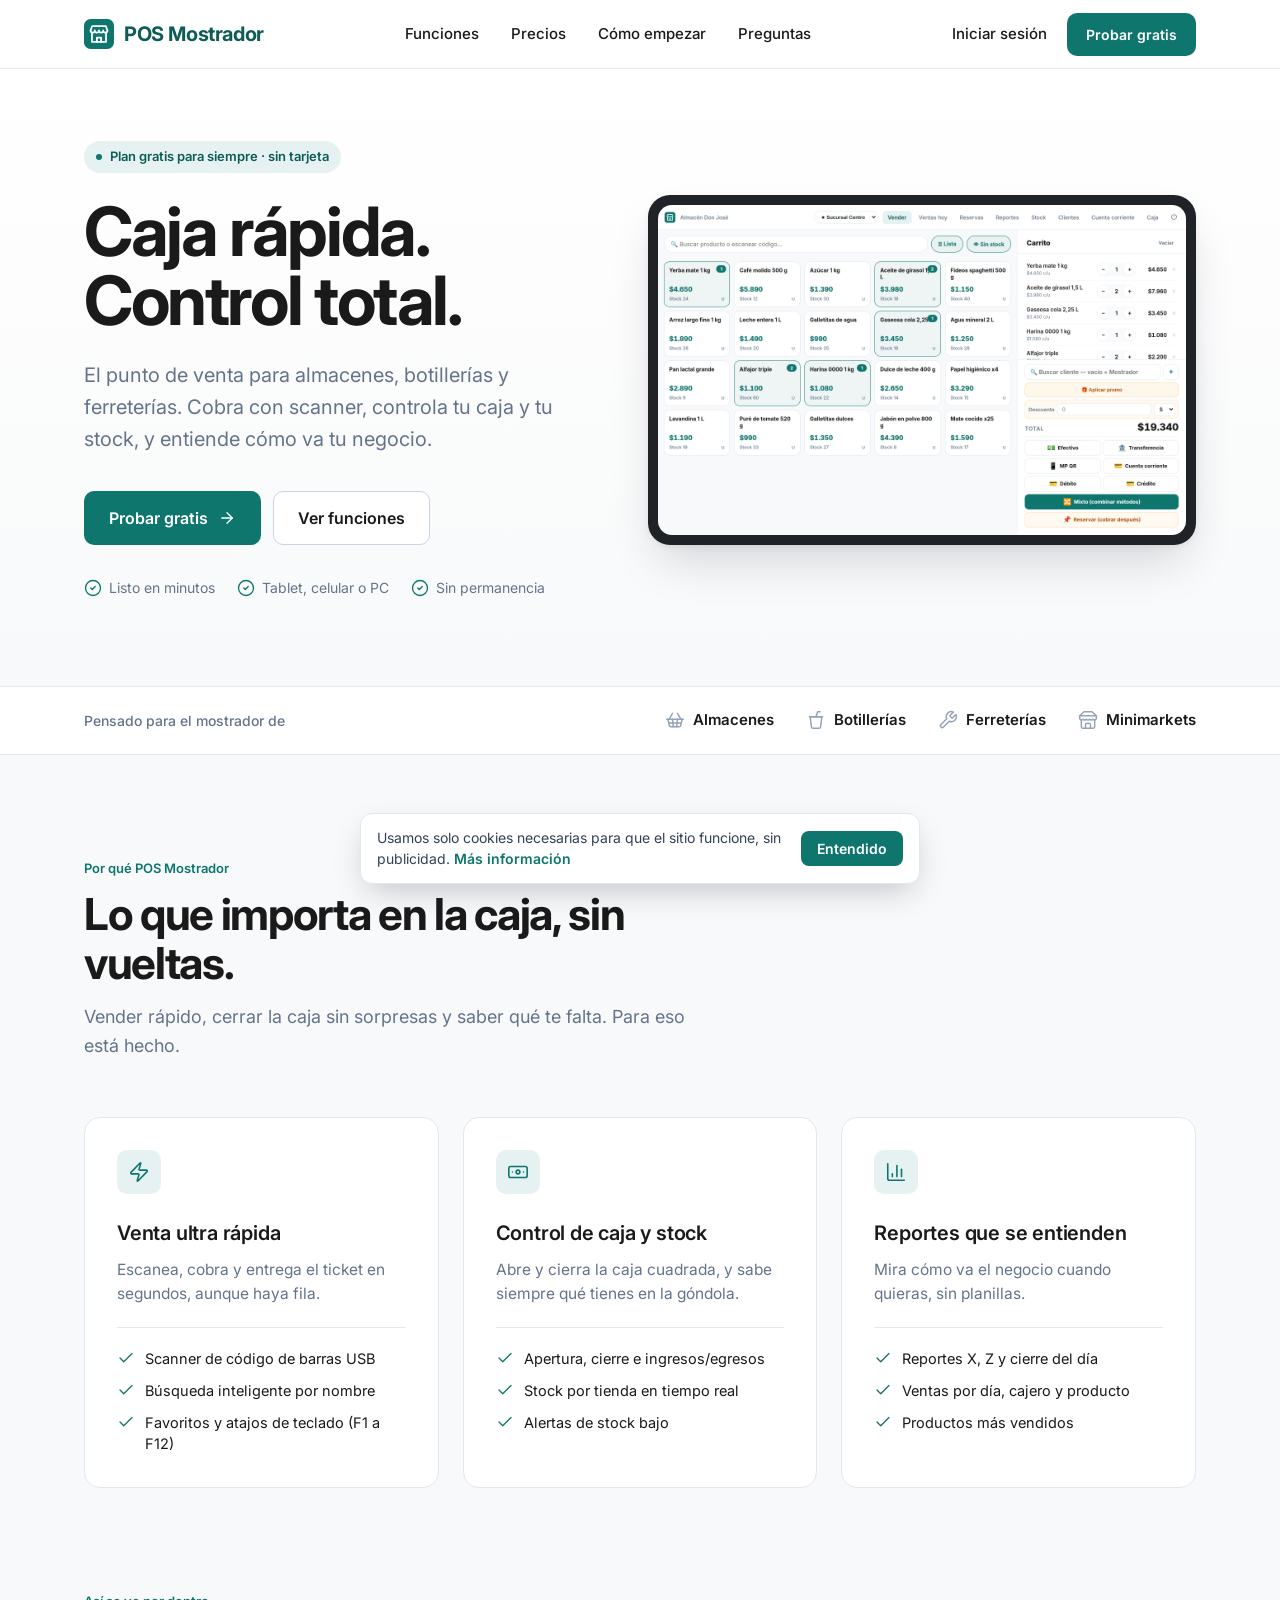
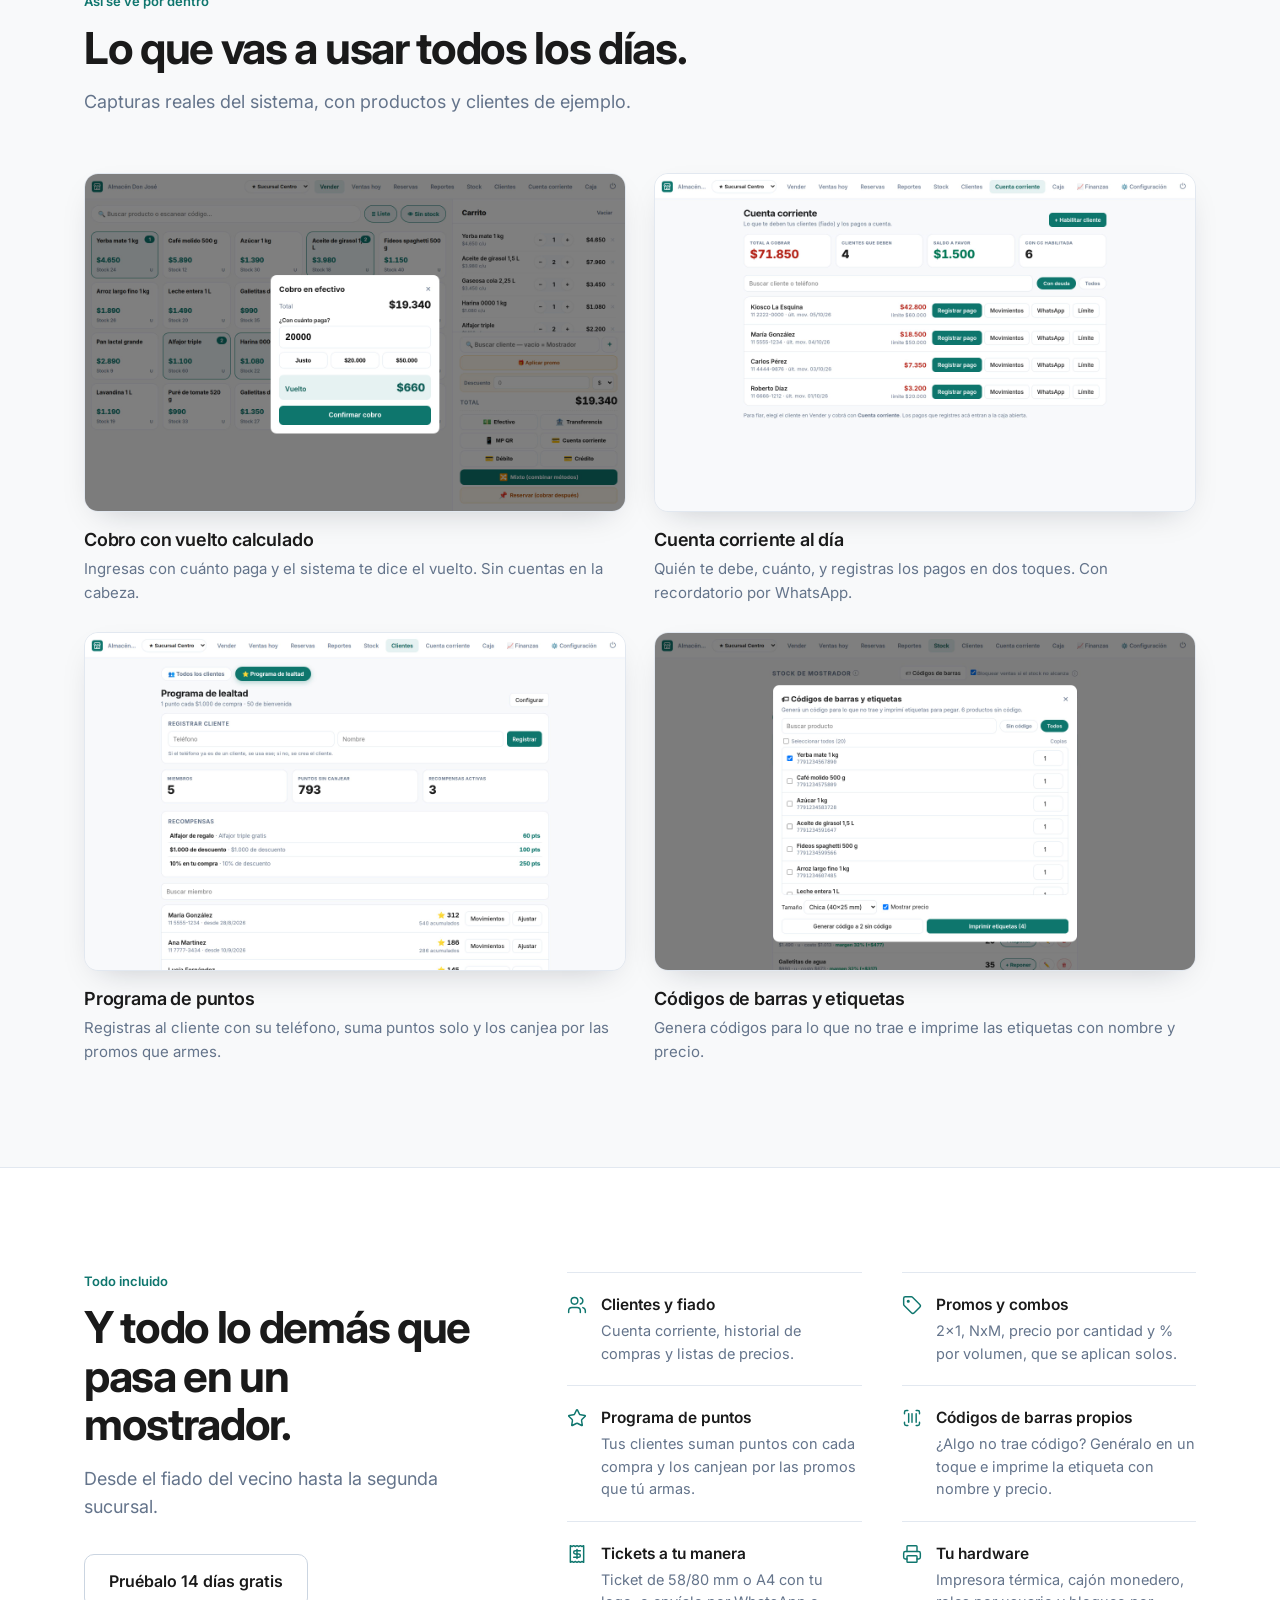
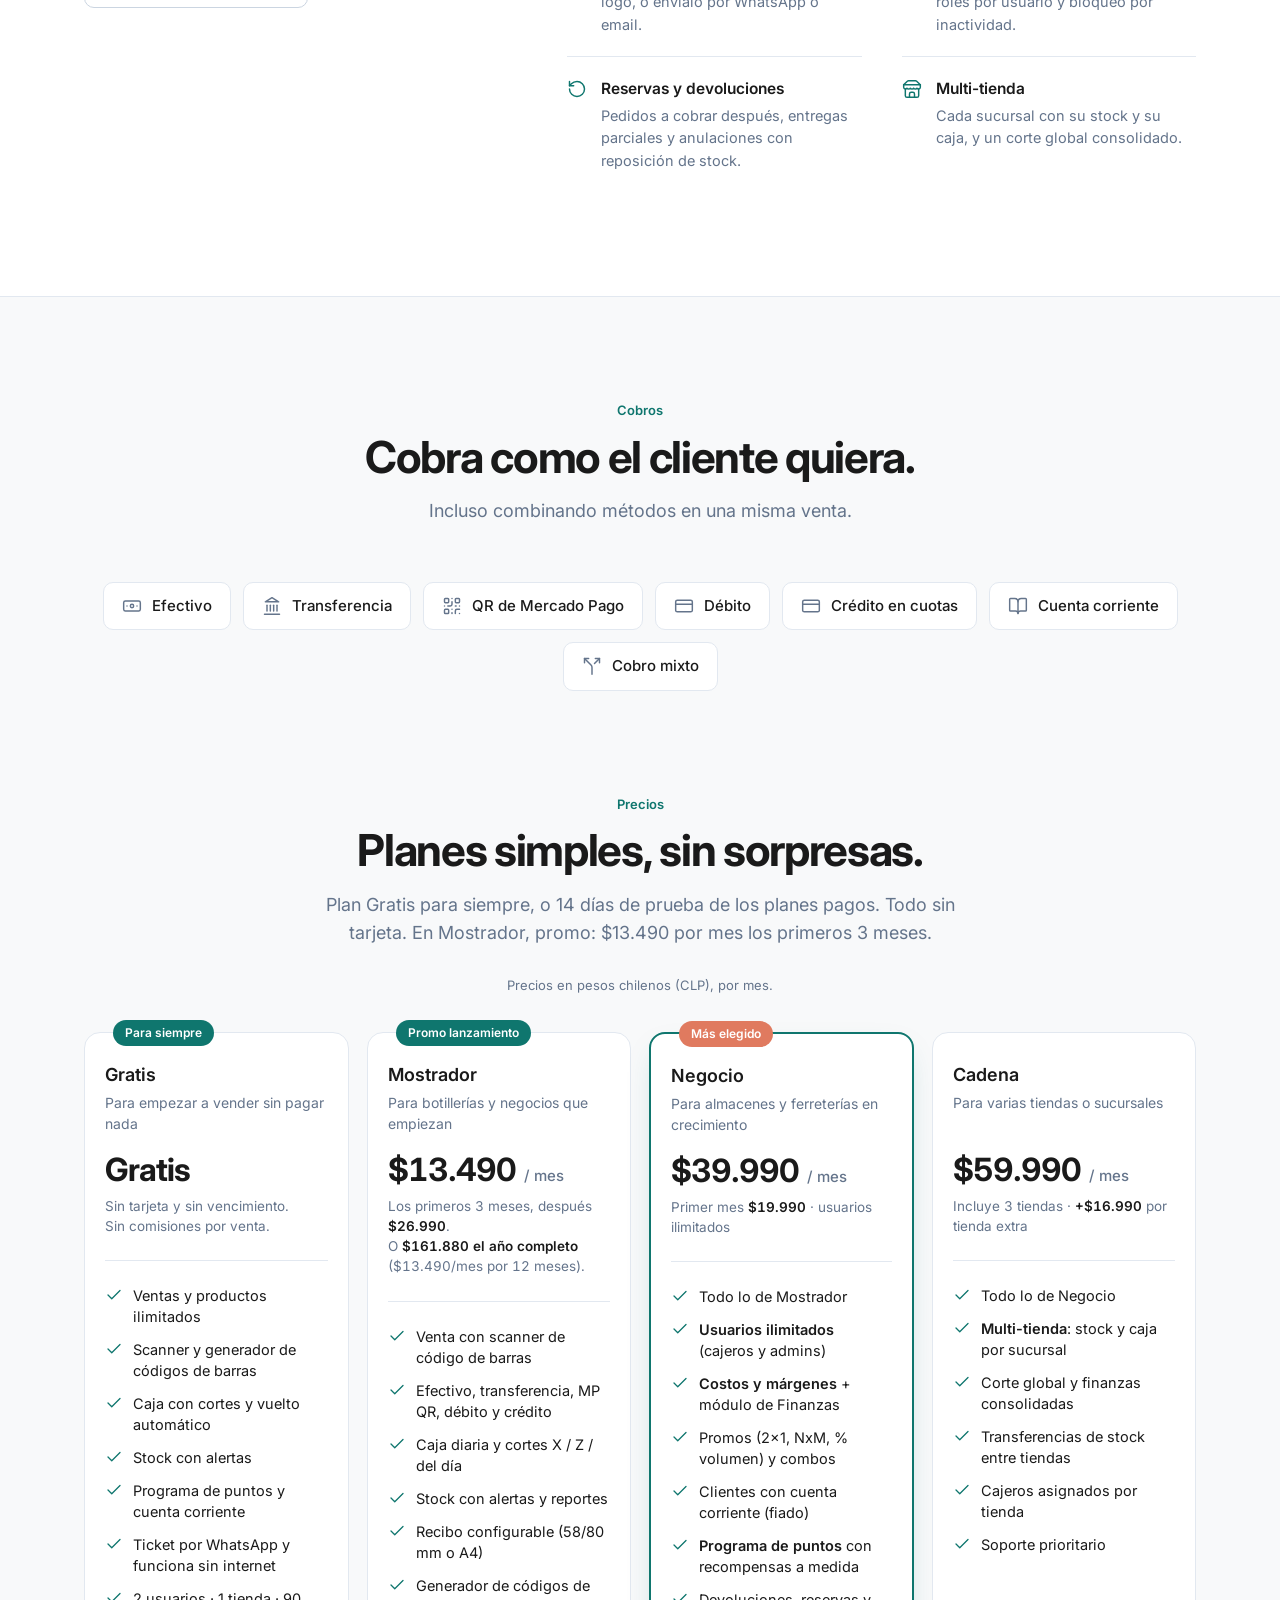
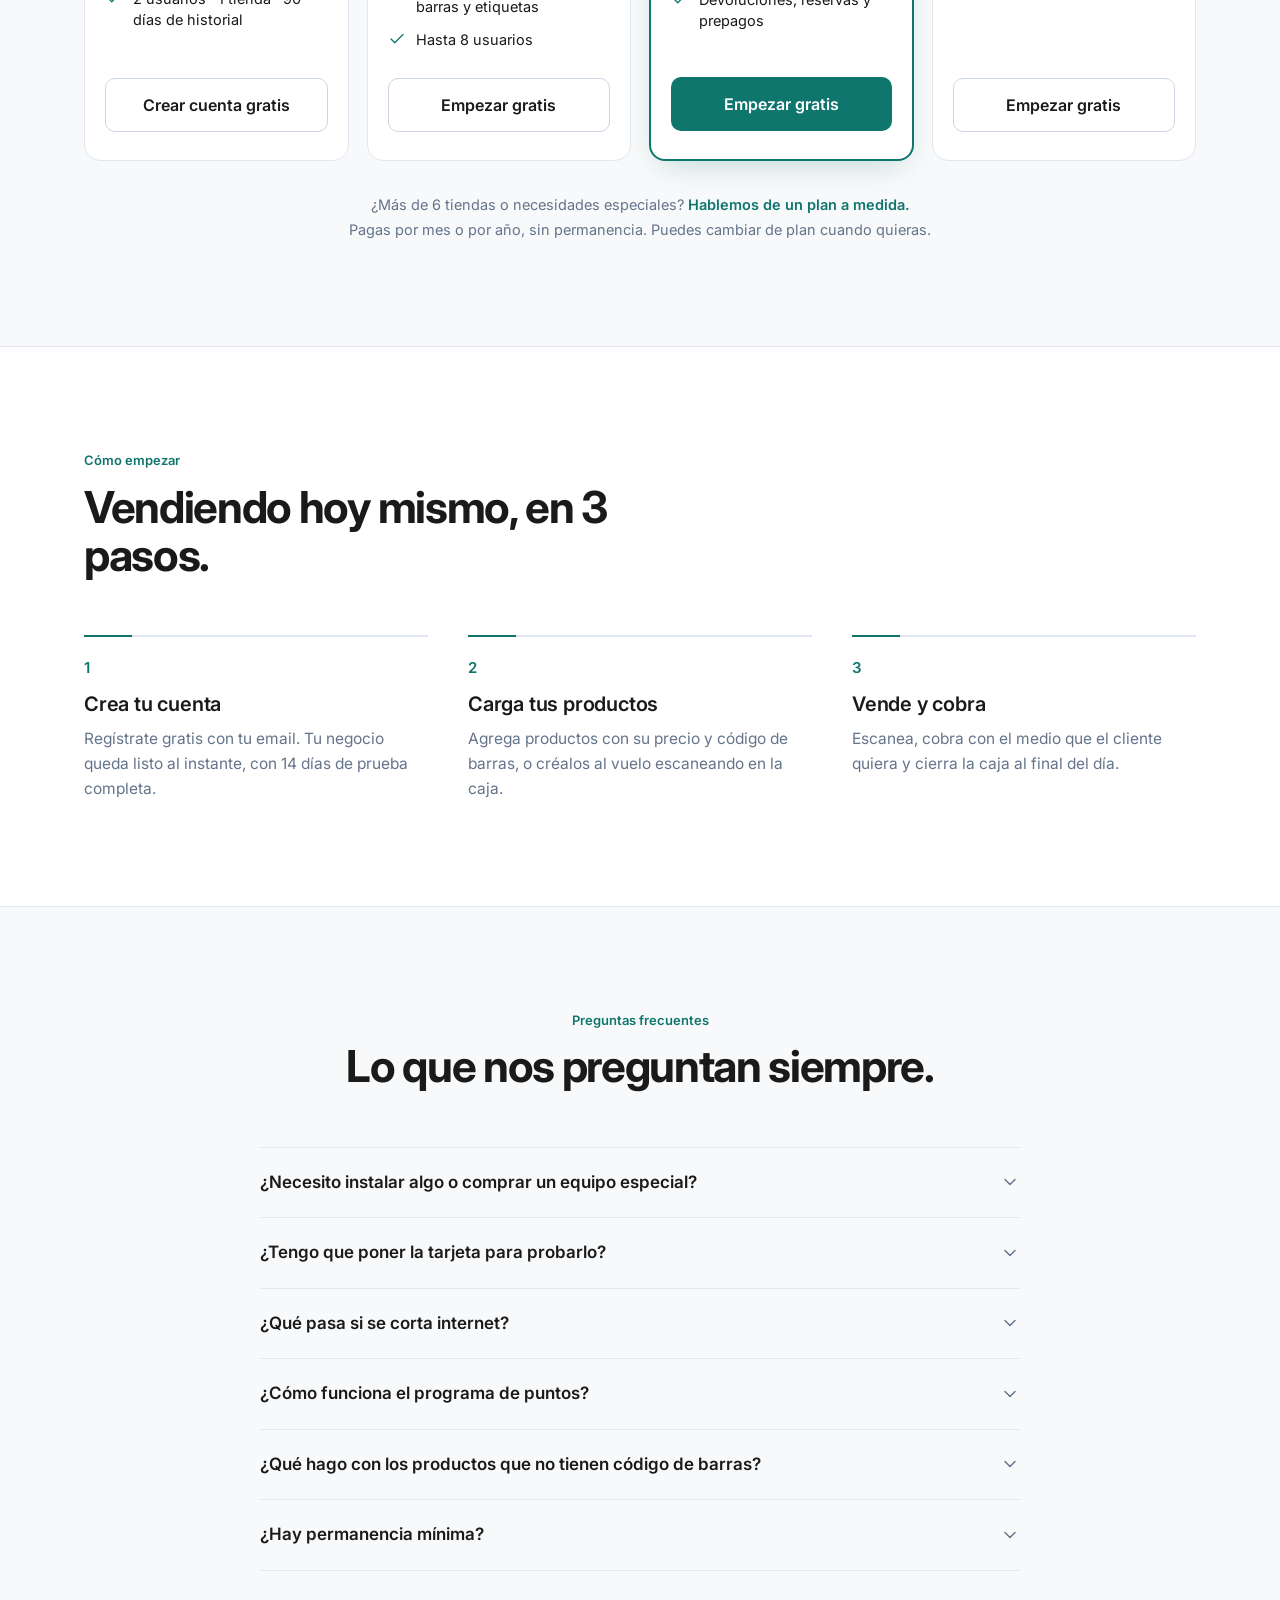
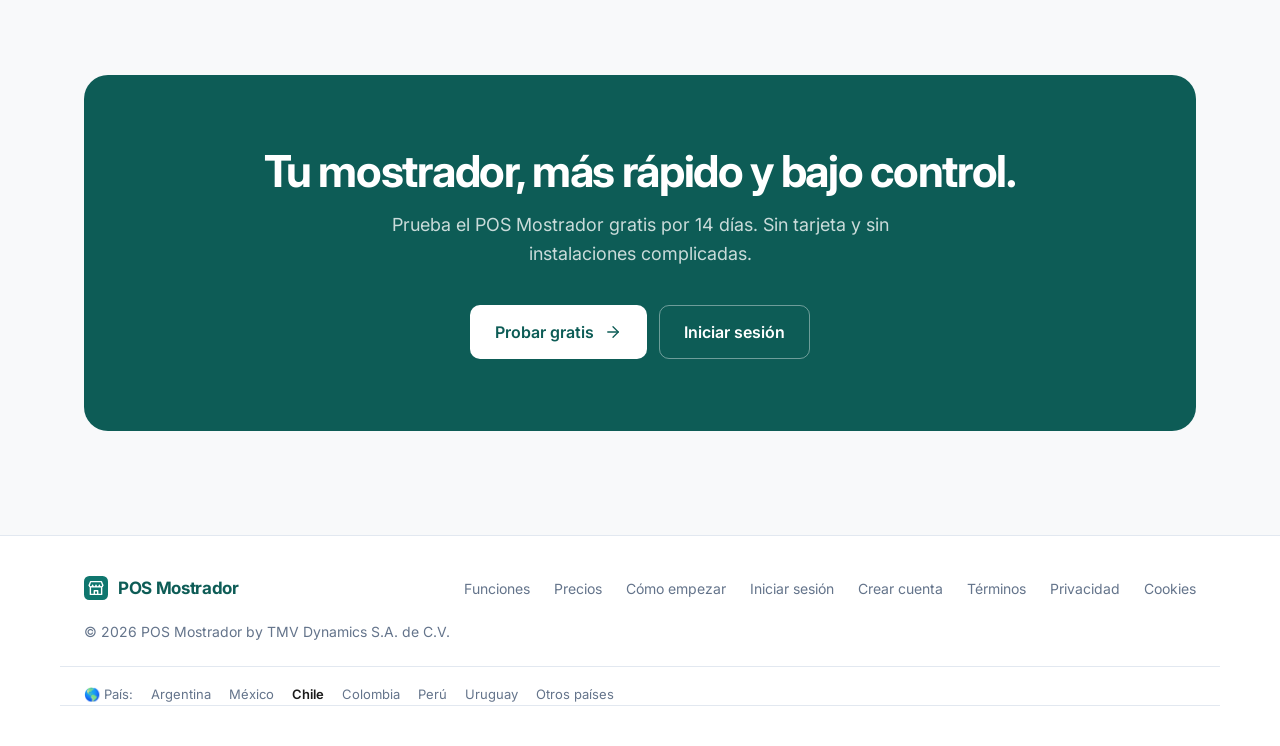
<file: cl/index.html>
<!DOCTYPE html>
<html lang="es-CL" data-pais="CL">
<head>
<meta charset="UTF-8">
<meta name="viewport" content="width=device-width, initial-scale=1.0">
<meta name="theme-color" content="#FFFFFF">
<meta name="color-scheme" content="light">
<meta name="author" content="TMV Dynamics S.A. de C.V.">
<meta name="description" content="POS Mostrador es el punto de venta para almacenes, botillerías, ferreterías y minimarkets. Scanner y generador de códigos de barras, caja, stock, reportes y programa de puntos para tus clientes. Plan gratis para siempre, sin tarjeta.">
<meta property="og:title" content="POS Mostrador — Caja rápida. Control total.">
<meta property="og:description" content="El punto de venta para tu almacén, botillería o ferretería. Scanner, caja, stock, reportes y programa de puntos, todo en uno.">
<title>POS Mostrador — Punto de venta para almacenes, botillerías y ferreterías</title>
<link rel="canonical" href="https://pos.trackmyvend.com/cl/">
<!-- Generado por scripts/generar_landings.py desde index.html: no editar a mano. -->
<!-- hreflang:inicio -->
<link rel="alternate" hreflang="es-AR" href="https://pos.trackmyvend.com/">
<link rel="alternate" hreflang="es-MX" href="https://pos.trackmyvend.com/mx/">
<link rel="alternate" hreflang="es-CL" href="https://pos.trackmyvend.com/cl/">
<link rel="alternate" hreflang="es-CO" href="https://pos.trackmyvend.com/co/">
<link rel="alternate" hreflang="es-PE" href="https://pos.trackmyvend.com/pe/">
<link rel="alternate" hreflang="es-UY" href="https://pos.trackmyvend.com/uy/">
<link rel="alternate" hreflang="es" href="https://pos.trackmyvend.com/intl/">
<link rel="alternate" hreflang="x-default" href="https://pos.trackmyvend.com/">
<!-- hreflang:fin -->
<link rel="icon" type="image/svg+xml" href="../icon.svg">
<link rel="manifest" href="../manifest.webmanifest">
<link rel="preconnect" href="https://fonts.googleapis.com">
<link rel="preconnect" href="https://fonts.gstatic.com" crossorigin>
<link href="https://fonts.googleapis.com/css2?family=Inter:wght@400;500;600;700&display=swap" rel="stylesheet">
<style>
  *{margin:0;padding:0;box-sizing:border-box;-webkit-tap-highlight-color:transparent}
  :root{
    --primary:#0F766E;--primary-dark:#0D5C56;--primary-soft:#E6F2F1;
    --accent:#E07A5F;--accent-soft:#FBEDE8;
    --bg:#F8F9FA;--surface:#FFFFFF;
    --text:#1A1A1A;--text-2:#64748B;--text-3:#94A3B8;
    --success:#10B981;--border:#E2E8F0;
    --radius:12px;
    --shadow-sm:0 1px 2px rgba(16,24,40,.05);
    --shadow-lg:0 24px 48px -12px rgba(16,24,40,.18),0 2px 6px rgba(16,24,40,.06);
  }
  html{scroll-behavior:smooth}
  body{font-family:'Inter',system-ui,sans-serif;background:var(--bg);color:var(--text);-webkit-font-smoothing:antialiased;overflow-x:hidden;line-height:1.5}
  a{color:inherit;text-decoration:none}
  .num{font-variant-numeric:tabular-nums}
  .wrap{max-width:1160px;margin:0 auto;padding:0 24px}
  @media(max-width:600px){.wrap{padding:0 16px}}
  .ic{width:20px;height:20px;fill:none;stroke:currentColor;stroke-width:1.75;stroke-linecap:round;stroke-linejoin:round;flex-shrink:0}

  /* BUTTONS */
  .btn{display:inline-flex;align-items:center;justify-content:center;gap:10px;font-family:inherit;font-weight:600;font-size:16px;border-radius:10px;padding:14px 24px;cursor:pointer;border:1px solid transparent;transition:background .15s,border-color .15s,color .15s;white-space:nowrap}
  .btn .ic{width:18px;height:18px}
  .btn-primary{background:var(--primary);color:#fff}
  .btn-primary:hover{background:var(--primary-dark)}
  .btn-outline{background:var(--surface);color:var(--text);border-color:#CBD5E1}
  .btn-outline:hover{border-color:var(--text-2)}
  .btn-sm{font-size:14px;padding:10px 18px}
  .btn:focus-visible,a:focus-visible,summary:focus-visible{outline:2px solid var(--primary);outline-offset:3px}

  /* NAV */
  nav{position:sticky;top:0;z-index:50;background:rgba(255,255,255,.92);backdrop-filter:saturate(180%) blur(12px);-webkit-backdrop-filter:saturate(180%) blur(12px);border-bottom:1px solid var(--border)}
  .nav-in{display:flex;align-items:center;justify-content:space-between;height:68px;gap:16px}
  .brand{display:flex;align-items:center;gap:10px;font-weight:700;font-size:20px;letter-spacing:-.02em;color:var(--primary-dark);white-space:nowrap}
  @media(max-width:400px){nav .brand{font-size:17px;gap:8px}nav .brand svg{width:26px;height:26px}.nav-right .btn-sm{padding:9px 14px}}
  .brand svg{width:30px;height:30px}
  .nav-links{display:flex;align-items:center;gap:32px;font-size:15px;font-weight:500;color:var(--text)}
  .nav-links a:hover{color:var(--primary)}
  .nav-right{display:flex;align-items:center;gap:20px;font-size:15px;font-weight:500}
  .nav-right .lnk:hover{color:var(--primary)}
  @media(max-width:900px){.nav-links{display:none}}
  @media(max-width:420px){.nav-right .lnk{display:none}}

  /* HERO */
  .hero{background:linear-gradient(180deg,#fff 0%,var(--bg) 100%);padding:72px 0 88px;overflow:hidden}
  .hero-grid{display:grid;grid-template-columns:minmax(0,1fr) minmax(0,1.08fr);gap:56px;align-items:center}
  @media(max-width:980px){.hero-grid{grid-template-columns:1fr;gap:48px}.hero{padding:48px 0 64px}}
  .eyebrow{display:inline-flex;align-items:center;gap:8px;font-size:13px;font-weight:600;color:var(--primary-dark);background:var(--primary-soft);padding:6px 12px;border-radius:999px;margin-bottom:24px}
  .eyebrow .dot{width:6px;height:6px;border-radius:50%;background:var(--primary)}
  h1{font-size:clamp(40px,5.4vw,68px);font-weight:700;line-height:1.02;letter-spacing:-.035em}
  .lead{font-size:clamp(17px,1.6vw,20px);color:var(--text-2);margin-top:24px;max-width:500px;line-height:1.6}
  .cta-row{display:flex;gap:12px;flex-wrap:wrap;margin-top:36px}
  .checks{display:flex;flex-wrap:wrap;gap:10px 22px;margin-top:32px;font-size:14px;color:var(--text-2)}
  .checks span{display:inline-flex;align-items:center;gap:7px}
  .checks .ic{width:18px;height:18px;color:var(--primary)}

  /* CAPTURAS REALES */
  .device{background:#1F2328;border-radius:22px;padding:10px;box-shadow:var(--shadow-lg);max-width:680px;margin-left:auto}
  @media(max-width:980px){.device{margin:0 auto}}
  @media(max-width:600px){.device{border-radius:14px;padding:6px}}
  .screen-img{display:block;width:100%;height:auto;border-radius:14px;background:#fff}
  @media(max-width:600px){.screen-img{border-radius:9px}}
  .shots{display:grid;grid-template-columns:1fr 1fr;gap:28px}
  @media(max-width:820px){.shots{grid-template-columns:1fr}}
  .shot figure{margin:0}
  .shot img{display:block;width:100%;height:auto;border-radius:14px;border:1px solid var(--border);box-shadow:0 12px 32px -16px rgba(16,24,40,.25);background:#fff}
  .shot figcaption{margin-top:14px}
  .shot h3{font-size:18px;font-weight:600;letter-spacing:-.01em}
  .shot p{color:var(--text-2);font-size:15px;margin-top:4px;line-height:1.55}

  /* RUBROS STRIP */
  .rubros{border-top:1px solid var(--border);border-bottom:1px solid var(--border);background:var(--surface)}
  .rubros-in{display:flex;align-items:center;justify-content:space-between;gap:16px 32px;padding-top:22px;padding-bottom:22px;flex-wrap:wrap}
  .rubros-in p{font-size:14px;color:var(--text-2);font-weight:500}
  .rubros-list{display:flex;gap:10px 32px;flex-wrap:wrap;font-weight:600;font-size:15px;color:var(--text)}
  .rubros-list span{display:inline-flex;align-items:center;gap:8px}
  .rubros-list .ic{color:var(--text-3)}

  /* SECTIONS */
  section{padding:104px 0}
  @media(max-width:700px){section{padding:72px 0}}
  .sec-head{max-width:640px;margin-bottom:56px}
  .sec-head.center{text-align:center;margin-left:auto;margin-right:auto}
  .kicker{font-size:13px;font-weight:600;color:var(--primary)}
  h2{font-size:clamp(30px,4vw,44px);font-weight:700;letter-spacing:-.03em;line-height:1.1;margin-top:12px}
  .sec-head p{color:var(--text-2);font-size:18px;margin-top:16px;line-height:1.6}

  /* 3 BENEFITS */
  .benefits{display:grid;grid-template-columns:repeat(3,1fr);gap:24px}
  @media(max-width:880px){.benefits{grid-template-columns:1fr}}
  .benefit{background:var(--surface);border:1px solid var(--border);border-radius:16px;padding:32px}
  .benefit .badge-ic{width:44px;height:44px;border-radius:10px;background:var(--primary-soft);color:var(--primary);display:grid;place-items:center}
  .benefit .badge-ic .ic{width:22px;height:22px}
  .benefit h3{font-size:20px;font-weight:600;letter-spacing:-.01em;margin:24px 0 10px}
  .benefit p{color:var(--text-2);font-size:15.5px;line-height:1.6}
  .benefit ul{list-style:none;margin-top:20px;padding-top:20px;border-top:1px solid var(--border);display:grid;gap:10px}
  .benefit li{display:flex;gap:10px;font-size:14.5px;color:var(--text)}
  .benefit li .ic{width:18px;height:18px;color:var(--primary);margin-top:1px}

  /* ALL FEATURES */
  .all{background:var(--surface);border-top:1px solid var(--border);border-bottom:1px solid var(--border)}
  .all-grid{display:grid;grid-template-columns:minmax(0,.8fr) minmax(0,1.2fr);gap:64px}
  @media(max-width:880px){.all-grid{grid-template-columns:1fr;gap:40px}}
  .all-grid .sec-head{margin-bottom:0}
  .all-grid .sec-head .btn{margin-top:32px}
  .feat-list{display:grid;grid-template-columns:1fr 1fr;gap:0 40px}
  @media(max-width:600px){.feat-list{grid-template-columns:1fr}}
  .feat{display:flex;gap:14px;padding:20px 0;border-top:1px solid var(--border)}
  .feat .ic{color:var(--primary);margin-top:2px}
  .feat h4{font-size:15.5px;font-weight:600}
  .feat p{font-size:14.5px;color:var(--text-2);margin-top:4px;line-height:1.55}

  /* PAYMENTS */
  .pays-row{display:flex;flex-wrap:wrap;gap:12px;justify-content:center}
  .pay{display:inline-flex;align-items:center;gap:10px;background:var(--surface);border:1px solid var(--border);border-radius:10px;padding:12px 18px;font-size:15px;font-weight:500}
  .pay .ic{color:var(--text-2)}

  /* PRICING */
  .price-grid{display:grid;grid-template-columns:repeat(3,1fr);gap:24px;align-items:stretch}
  @media(max-width:920px){.price-grid{grid-template-columns:1fr;max-width:440px;margin:0 auto}}
  .price{background:var(--surface);border:1px solid var(--border);border-radius:16px;padding:32px 28px;display:flex;flex-direction:column;position:relative}
  .price.pop{border:2px solid var(--primary);box-shadow:0 12px 32px -12px rgba(15,118,110,.28)}
  .price-pop{position:absolute;top:-13px;left:28px;background:var(--accent);color:#fff;font-size:12px;font-weight:600;padding:4px 12px;border-radius:999px}
  .price-promo{background:var(--primary)}
  .price[hidden]{display:none}
  .price-grid.con-gratis{grid-template-columns:repeat(4,1fr);gap:18px}
  .price-grid.con-gratis .price{padding:28px 20px}
  .price-grid.con-gratis .price-amt{font-size:32px}
  @media(max-width:1100px){.price-grid.con-gratis{grid-template-columns:repeat(2,1fr);max-width:none}}
  @media(max-width:640px){.price-grid.con-gratis{grid-template-columns:1fr}}
  .pais-moneda{text-align:center;font-size:13px;color:var(--text-2);margin:-28px 0 36px}
  .paises{border-top:1px solid var(--border);margin-top:24px;padding-top:18px;display:flex;flex-wrap:wrap;gap:6px 18px;font-size:13px;color:var(--text-2)}
  .paises a:hover{color:var(--text)}
  .paises a[aria-current]{color:var(--text);font-weight:600}
  .price-name{font-size:18px;font-weight:600}
  .price-for{font-size:14px;color:var(--text-2);margin-top:4px;min-height:42px}
  .price-amt{font-size:40px;font-weight:700;letter-spacing:-.03em;margin-top:20px;line-height:1}
  .price-amt small{font-size:15px;font-weight:500;color:var(--text-2);letter-spacing:0}
  .price-note{font-size:13.5px;color:var(--text-2);margin-top:10px;min-height:40px}
  .price-note b{color:var(--text);font-weight:600}
  .price ul{list-style:none;margin:24px 0 28px;padding-top:24px;border-top:1px solid var(--border);flex:1;display:grid;gap:12px;align-content:start}
  .price li{display:flex;gap:10px;font-size:14.5px;line-height:1.45}
  .price li .ic{width:18px;height:18px;color:var(--primary);margin-top:1px}
  .price li b{font-weight:600}
  .price .btn{width:100%}
  .price-foot{text-align:center;color:var(--text-2);font-size:14.5px;margin-top:32px;line-height:1.7}
  .price-foot a{color:var(--primary);font-weight:600}
  .price-foot a:hover{text-decoration:underline}

  /* STEPS */
  .steps{display:grid;grid-template-columns:repeat(3,1fr);gap:40px;counter-reset:s}
  @media(max-width:820px){.steps{grid-template-columns:1fr;gap:32px}}
  .step{border-top:2px solid var(--border);padding-top:24px;position:relative}
  .step::before{counter-increment:s;content:counter(s);position:absolute;top:-2px;left:0;width:48px;border-top:2px solid var(--primary);padding-top:20px;font-size:15px;font-weight:600;color:var(--primary)}
  .step h3{font-size:20px;font-weight:600;letter-spacing:-.01em;margin-top:28px}
  .step p{color:var(--text-2);font-size:15.5px;margin-top:8px;line-height:1.6}

  /* FAQ */
  .faq{max-width:760px;margin:0 auto}
  .faq details{border-top:1px solid var(--border)}
  .faq details:last-child{border-bottom:1px solid var(--border)}
  .faq summary{list-style:none;cursor:pointer;display:flex;justify-content:space-between;align-items:center;gap:16px;padding:22px 0;font-size:17px;font-weight:600}
  .faq summary::-webkit-details-marker{display:none}
  .faq summary .ic{color:var(--text-2);transition:transform .2s}
  .faq details[open] summary .ic{transform:rotate(180deg)}
  .faq details p{color:var(--text-2);font-size:15.5px;line-height:1.65;padding:0 40px 24px 0}

  /* FINAL CTA */
  .final{background:var(--primary-dark);color:#fff;border-radius:24px;padding:72px 32px;text-align:center}
  .final h2{color:#fff;margin-top:0}
  .final p{color:rgba(255,255,255,.78);font-size:18px;margin:16px auto 0;max-width:520px;line-height:1.6}
  .final .cta-row{justify-content:center}
  .final .btn-primary{background:#fff;color:var(--primary-dark)}
  .final .btn-primary:hover{background:#F1F5F4}
  .final .btn-outline{background:transparent;color:#fff;border-color:rgba(255,255,255,.4)}
  .final .btn-outline:hover{border-color:#fff}
  @media(max-width:600px){.final{padding:56px 20px;border-radius:18px}}

  footer{border-top:1px solid var(--border);padding:40px 0;background:var(--surface)}
  .foot-in{display:flex;justify-content:space-between;align-items:center;gap:20px;flex-wrap:wrap;color:var(--text-2);font-size:14px}
  .foot-in .brand{font-size:17px}
  .foot-in .brand svg{width:24px;height:24px}
  .foot-links{display:flex;gap:24px;flex-wrap:wrap}
  .foot-links a:hover{color:var(--text)}
</style>
</head>
<body>

<!-- Iconos (trazos estilo Lucide) -->
<svg width="0" height="0" style="position:absolute" aria-hidden="true">
  <symbol id="logo" viewBox="0 0 512 512"><rect width="512" height="512" rx="112" fill="#0F766E"/><g fill="none" stroke="#fff" stroke-width="30" stroke-linecap="round" stroke-linejoin="round"><path d="M112 196 L140 120 H372 L400 196"/><path d="M112 196 a36 36 0 0 0 72 0 a36 36 0 0 0 72 0 a36 36 0 0 0 72 0 a36 36 0 0 0 72 0"/><path d="M136 244 V392 H376 V244"/><path d="M220 392 V316 H292 V392"/></g></symbol>
  <symbol id="i-arrow" viewBox="0 0 24 24"><path d="M5 12h14"/><path d="m12 5 7 7-7 7"/></symbol>
  <symbol id="i-check" viewBox="0 0 24 24"><path d="M20 6 9 17l-5-5"/></symbol>
  <symbol id="i-check-circle" viewBox="0 0 24 24"><circle cx="12" cy="12" r="10"/><path d="m9 12 2 2 4-4"/></symbol>
  <symbol id="i-chevron" viewBox="0 0 24 24"><path d="m6 9 6 6 6-6"/></symbol>
  <symbol id="i-search" viewBox="0 0 24 24"><circle cx="11" cy="11" r="8"/><path d="m21 21-4.3-4.3"/></symbol>
  <symbol id="i-scan" viewBox="0 0 24 24"><path d="M3 7V5a2 2 0 0 1 2-2h2"/><path d="M17 3h2a2 2 0 0 1 2 2v2"/><path d="M21 17v2a2 2 0 0 1-2 2h-2"/><path d="M7 21H5a2 2 0 0 1-2-2v-2"/><path d="M8 7v10"/><path d="M12 7v10"/><path d="M17 7v10"/></symbol>
  <symbol id="i-zap" viewBox="0 0 24 24"><path d="M4 14a1 1 0 0 1-.78-1.63l9.9-10.2a.5.5 0 0 1 .86.46l-1.92 6.02A1 1 0 0 0 13 10h7a1 1 0 0 1 .78 1.63l-9.9 10.2a.5.5 0 0 1-.86-.46l1.92-6.02A1 1 0 0 0 11 14z"/></symbol>
  <symbol id="i-cart" viewBox="0 0 24 24"><circle cx="8" cy="21" r="1"/><circle cx="19" cy="21" r="1"/><path d="M2.05 2.05h2l2.66 12.42a2 2 0 0 0 2 1.58h9.78a2 2 0 0 0 1.95-1.57l1.65-7.43H5.12"/></symbol>
  <symbol id="i-box" viewBox="0 0 24 24"><path d="M11 21.73a2 2 0 0 0 2 0l7-4A2 2 0 0 0 21 16V8a2 2 0 0 0-1-1.73l-7-4a2 2 0 0 0-2 0l-7 4A2 2 0 0 0 3 8v8a2 2 0 0 0 1 1.73z"/><path d="M12 22V12"/><path d="m3.3 7 7.7 4.73a2 2 0 0 0 2 0L20.7 7"/></symbol>
  <symbol id="i-users" viewBox="0 0 24 24"><path d="M16 21v-2a4 4 0 0 0-4-4H6a4 4 0 0 0-4 4v2"/><circle cx="9" cy="7" r="4"/><path d="M22 21v-2a4 4 0 0 0-3-3.87"/><path d="M16 3.13a4 4 0 0 1 0 7.75"/></symbol>
  <symbol id="i-cash" viewBox="0 0 24 24"><rect width="20" height="12" x="2" y="6" rx="2"/><circle cx="12" cy="12" r="2"/><path d="M6 12h.01M18 12h.01"/></symbol>
  <symbol id="i-chart" viewBox="0 0 24 24"><path d="M3 3v16a2 2 0 0 0 2 2h16"/><path d="M18 17V9"/><path d="M13 17V5"/><path d="M8 17v-3"/></symbol>
  <symbol id="i-tag" viewBox="0 0 24 24"><path d="M12.59 2.59A2 2 0 0 0 11.17 2H4a2 2 0 0 0-2 2v7.17a2 2 0 0 0 .59 1.42l8.7 8.7a2.43 2.43 0 0 0 3.42 0l6.58-6.58a2.43 2.43 0 0 0 0-3.42z"/><circle cx="7.5" cy="7.5" r="1"/></symbol>
  <symbol id="i-star" viewBox="0 0 24 24"><path d="M11.53 2.3a.53.53 0 0 1 .95 0l2.31 4.68a2.12 2.12 0 0 0 1.6 1.16l5.16.76a.53.53 0 0 1 .3.9l-3.74 3.64a2.12 2.12 0 0 0-.61 1.88l.88 5.14a.53.53 0 0 1-.77.56l-4.62-2.43a2.12 2.12 0 0 0-1.97 0L6.4 21.01a.53.53 0 0 1-.77-.56l.88-5.14a2.12 2.12 0 0 0-.61-1.88L2.16 9.79a.53.53 0 0 1 .3-.9l5.16-.76a2.12 2.12 0 0 0 1.6-1.16z"/></symbol>
  <symbol id="i-receipt" viewBox="0 0 24 24"><path d="M4 2v20l2-1 2 1 2-1 2 1 2-1 2 1 2-1 2 1V2l-2 1-2-1-2 1-2-1-2 1-2-1-2 1Z"/><path d="M16 8h-6a2 2 0 1 0 0 4h4a2 2 0 1 1 0 4H8"/><path d="M12 17.5v-11"/></symbol>
  <symbol id="i-undo" viewBox="0 0 24 24"><path d="M3 12a9 9 0 1 0 9-9 9.75 9.75 0 0 0-6.74 2.74L3 8"/><path d="M3 3v5h5"/></symbol>
  <symbol id="i-store" viewBox="0 0 24 24"><path d="m2 7 4.41-4.41A2 2 0 0 1 7.83 2h8.34a2 2 0 0 1 1.42.59L22 7"/><path d="M4 12v8a2 2 0 0 0 2 2h12a2 2 0 0 0 2-2v-8"/><path d="M15 22v-4a2 2 0 0 0-2-2h-2a2 2 0 0 0-2 2v4"/><path d="M2 7h20"/><path d="M22 7v3a2 2 0 0 1-2 2 2.7 2.7 0 0 1-2-1 2.7 2.7 0 0 1-2 1 2.7 2.7 0 0 1-2-1 2.7 2.7 0 0 1-2 1 2.7 2.7 0 0 1-2-1 2.7 2.7 0 0 1-2 1 2.7 2.7 0 0 1-2-1 2.7 2.7 0 0 1-2 1 2 2 0 0 1-2-2V7"/></symbol>
  <symbol id="i-printer" viewBox="0 0 24 24"><path d="M6 18H4a2 2 0 0 1-2-2v-5a2 2 0 0 1 2-2h16a2 2 0 0 1 2 2v5a2 2 0 0 1-2 2h-2"/><path d="M6 9V3a1 1 0 0 1 1-1h10a1 1 0 0 1 1 1v6"/><rect x="6" y="14" width="12" height="8" rx="1"/></symbol>
  <symbol id="i-card" viewBox="0 0 24 24"><rect width="20" height="14" x="2" y="5" rx="2"/><path d="M2 10h20"/></symbol>
  <symbol id="i-bank" viewBox="0 0 24 24"><path d="M3 22h18"/><path d="M6 18v-7"/><path d="M10 18v-7"/><path d="M14 18v-7"/><path d="M18 18v-7"/><path d="M12 2 20 7H4z"/></symbol>
  <symbol id="i-qr" viewBox="0 0 24 24"><rect width="5" height="5" x="3" y="3" rx="1"/><rect width="5" height="5" x="16" y="3" rx="1"/><rect width="5" height="5" x="3" y="16" rx="1"/><path d="M21 16h-3a2 2 0 0 0-2 2v3"/><path d="M21 21v.01"/><path d="M12 7v3a2 2 0 0 1-2 2H7"/><path d="M3 12h.01"/><path d="M12 3h.01"/><path d="M12 16v.01"/><path d="M16 12h1"/><path d="M21 12v.01"/><path d="M12 21v-1"/></symbol>
  <symbol id="i-book" viewBox="0 0 24 24"><path d="M12 7v14"/><path d="M3 18a1 1 0 0 1-1-1V4a1 1 0 0 1 1-1h5a4 4 0 0 1 4 4 4 4 0 0 1 4-4h5a1 1 0 0 1 1 1v13a1 1 0 0 1-1 1h-6a3 3 0 0 0-3 3 3 3 0 0 0-3-3z"/></symbol>
  <symbol id="i-split" viewBox="0 0 24 24"><path d="M16 3h5v5"/><path d="M8 3H3v5"/><path d="M12 22v-8.3a4 4 0 0 0-1.17-2.87L3 3"/><path d="m15 9 6-6"/></symbol>
  <symbol id="i-trash" viewBox="0 0 24 24"><path d="M3 6h18"/><path d="M19 6v14c0 1-1 2-2 2H7c-1 0-2-1-2-2V6"/><path d="M8 6V4c0-1 1-2 2-2h4c1 0 2 1 2 2v2"/></symbol>
  <symbol id="i-wrench" viewBox="0 0 24 24"><path d="M14.7 6.3a1 1 0 0 0 0 1.4l1.6 1.6a1 1 0 0 0 1.4 0l3.77-3.77a6 6 0 0 1-7.94 7.94l-6.91 6.91a2.12 2.12 0 0 1-3-3l6.91-6.91a6 6 0 0 1 7.94-7.94l-3.76 3.76z"/></symbol>
  <symbol id="i-basket" viewBox="0 0 24 24"><path d="m15 11-1 9"/><path d="m19 11-4-7"/><path d="M2 11h20"/><path d="m3.5 11 1.6 7.4a2 2 0 0 0 2 1.6h9.8a2 2 0 0 0 2-1.6l1.7-7.4"/><path d="M4.5 15.5h15"/><path d="m5 11 4-7"/><path d="m9 11 1 9"/></symbol>
  <symbol id="i-cup" viewBox="0 0 24 24"><path d="M5 8h14l-1.5 12.2a2 2 0 0 1-2 1.8h-7a2 2 0 0 1-2-1.8z"/><path d="M4 8h16"/><path d="M12 8 14 2h3"/></symbol>
</svg>

<nav>
  <div class="wrap nav-in">
    <a class="brand" href="#" aria-label="POS Mostrador — inicio"><svg aria-hidden="true"><use href="#logo"/></svg>POS Mostrador</a>
    <div class="nav-links">
      <a href="#funciones">Funciones</a>
      <a href="#precios">Precios</a>
      <a href="#como">Cómo empezar</a>
      <a href="#faq">Preguntas</a>
    </div>
    <div class="nav-right">
      <a class="lnk" href="../login.html">Iniciar sesión</a>
      <a class="btn btn-primary btn-sm" href="../signup.html?pais=CL">Probar gratis</a>
    </div>
  </div>
</nav>

<header class="hero">
  <div class="wrap hero-grid">
    <div>
      <span class="eyebrow"><span class="dot"></span><span id="eyebrow-txt">Plan gratis para siempre · sin tarjeta</span></span>
      <h1>Caja rápida.<br>Control total.</h1>
      <p class="lead">El punto de venta para almacenes, botillerías y ferreterías. Cobra con scanner, controla tu caja y tu stock, y entiende cómo va tu negocio.</p>
      <div class="cta-row">
        <a class="btn btn-primary" href="../signup.html?pais=CL">Probar gratis <svg class="ic"><use href="#i-arrow"/></svg></a>
        <a class="btn btn-outline" href="#funciones">Ver funciones</a>
      </div>
      <div class="checks">
        <span><svg class="ic"><use href="#i-check-circle"/></svg>Listo en minutos</span>
        <span><svg class="ic"><use href="#i-check-circle"/></svg>Tablet, celular o PC</span>
        <span><svg class="ic"><use href="#i-check-circle"/></svg>Sin permanencia</span>
      </div>
    </div>

    <!-- Captura real de la app (datos de ejemplo) -->
    <div class="device">
      <img class="screen-img" src="../img/app-venta.jpg" width="2560" height="1600" fetchpriority="high"
        alt="Pantalla de venta del POS Mostrador: grilla de productos con precio y stock, y el carrito con el total listo para cobrar">
    </div>
  </div>
</header>

<div class="rubros">
  <div class="wrap rubros-in">
    <p>Pensado para el mostrador de</p>
    <div class="rubros-list">
      <span><svg class="ic"><use href="#i-basket"/></svg>Almacenes</span>
      <span><svg class="ic"><use href="#i-cup"/></svg>Botillerías</span>
      <span><svg class="ic"><use href="#i-wrench"/></svg>Ferreterías</span>
      <span><svg class="ic"><use href="#i-store"/></svg>Minimarkets</span>
    </div>
  </div>
</div>

<section id="funciones">
  <div class="wrap">
    <div class="sec-head">
      <div class="kicker">Por qué POS Mostrador</div>
      <h2>Lo que importa en la caja, sin vueltas.</h2>
      <p>Vender rápido, cerrar la caja sin sorpresas y saber qué te falta. Para eso está hecho.</p>
    </div>

    <div class="benefits">
      <div class="benefit">
        <div class="badge-ic"><svg class="ic"><use href="#i-zap"/></svg></div>
        <h3>Venta ultra rápida</h3>
        <p>Escanea, cobra y entrega el ticket en segundos, aunque haya fila.</p>
        <ul>
          <li><svg class="ic"><use href="#i-check"/></svg>Scanner de código de barras USB</li>
          <li><svg class="ic"><use href="#i-check"/></svg>Búsqueda inteligente por nombre</li>
          <li><svg class="ic"><use href="#i-check"/></svg>Favoritos y atajos de teclado (F1 a F12)</li>
        </ul>
      </div>
      <div class="benefit">
        <div class="badge-ic"><svg class="ic"><use href="#i-cash"/></svg></div>
        <h3>Control de caja y stock</h3>
        <p>Abre y cierra la caja cuadrada, y sabe siempre qué tienes en la góndola.</p>
        <ul>
          <li><svg class="ic"><use href="#i-check"/></svg>Apertura, cierre e ingresos/egresos</li>
          <li><svg class="ic"><use href="#i-check"/></svg>Stock por tienda en tiempo real</li>
          <li><svg class="ic"><use href="#i-check"/></svg>Alertas de stock bajo</li>
        </ul>
      </div>
      <div class="benefit">
        <div class="badge-ic"><svg class="ic"><use href="#i-chart"/></svg></div>
        <h3>Reportes que se entienden</h3>
        <p>Mira cómo va el negocio cuando quieras, sin planillas.</p>
        <ul>
          <li><svg class="ic"><use href="#i-check"/></svg>Reportes X, Z y cierre del día</li>
          <li><svg class="ic"><use href="#i-check"/></svg>Ventas por día, cajero y producto</li>
          <li><svg class="ic"><use href="#i-check"/></svg>Productos más vendidos</li>
        </ul>
      </div>
    </div>
  </div>
</section>

<section id="capturas" style="padding-top:0">
  <div class="wrap">
    <div class="sec-head">
      <div class="kicker">Así se ve por dentro</div>
      <h2>Lo que vas a usar todos los días.</h2>
      <p>Capturas reales del sistema, con productos y clientes de ejemplo.</p>
    </div>
    <div class="shots">
      <div class="shot"><figure>
        <img src="../img/app-vuelto.jpg" width="2560" height="1600" loading="lazy" alt="Cobro en efectivo: el cliente paga con $20.000 y el sistema muestra el vuelto de $660">
        <figcaption><h3>Cobro con vuelto calculado</h3><p>Ingresas con cuánto paga y el sistema te dice el vuelto. Sin cuentas en la cabeza.</p></figcaption>
      </figure></div>
      <div class="shot"><figure>
        <img src="../img/app-cuenta-corriente.jpg" width="2560" height="1600" loading="lazy" alt="Cuenta corriente: total a cobrar, clientes que deben y botón para registrar pagos">
        <figcaption><h3>Cuenta corriente al día</h3><p>Quién te debe, cuánto, y registras los pagos en dos toques. Con recordatorio por WhatsApp.</p></figcaption>
      </figure></div>
      <div class="shot"><figure>
        <img src="../img/app-lealtad.jpg" width="2560" height="1600" loading="lazy" alt="Programa de lealtad: registro por teléfono, miembros con sus puntos y recompensas">
        <figcaption><h3>Programa de puntos</h3><p>Registras al cliente con su teléfono, suma puntos solo y los canjea por las promos que armes.</p></figcaption>
      </figure></div>
      <div class="shot"><figure>
        <img src="../img/app-codigos.jpg" width="2560" height="1600" loading="lazy" alt="Generador de códigos de barras: lista de productos para generar códigos e imprimir etiquetas">
        <figcaption><h3>Códigos de barras y etiquetas</h3><p>Genera códigos para lo que no trae e imprime las etiquetas con nombre y precio.</p></figcaption>
      </figure></div>
    </div>
  </div>
</section>

<section class="all">
  <div class="wrap all-grid">
    <div class="sec-head">
      <div class="kicker">Todo incluido</div>
      <h2>Y todo lo demás que pasa en un mostrador.</h2>
      <p>Desde el fiado del vecino hasta la segunda sucursal.</p>
      <a class="btn btn-outline" href="../signup.html?pais=CL">Pruébalo 14 días gratis</a>
    </div>
    <div class="feat-list">
      <div class="feat"><svg class="ic"><use href="#i-users"/></svg><div><h4>Clientes y fiado</h4><p>Cuenta corriente, historial de compras y listas de precios.</p></div></div>
      <div class="feat"><svg class="ic"><use href="#i-tag"/></svg><div><h4>Promos y combos</h4><p>2x1, NxM, precio por cantidad y % por volumen, que se aplican solos.</p></div></div>
      <div class="feat"><svg class="ic"><use href="#i-star"/></svg><div><h4>Programa de puntos</h4><p>Tus clientes suman puntos con cada compra y los canjean por las promos que tú armas.</p></div></div>
      <div class="feat"><svg class="ic"><use href="#i-scan"/></svg><div><h4>Códigos de barras propios</h4><p>¿Algo no trae código? Genéralo en un toque e imprime la etiqueta con nombre y precio.</p></div></div>
      <div class="feat"><svg class="ic"><use href="#i-receipt"/></svg><div><h4>Tickets a tu manera</h4><p>Ticket de 58/80 mm o A4 con tu logo, o envíalo por WhatsApp o email.</p></div></div>
      <div class="feat"><svg class="ic"><use href="#i-printer"/></svg><div><h4>Tu hardware</h4><p>Impresora térmica, cajón monedero, roles por usuario y bloqueo por inactividad.</p></div></div>
      <div class="feat"><svg class="ic"><use href="#i-undo"/></svg><div><h4>Reservas y devoluciones</h4><p>Pedidos a cobrar después, entregas parciales y anulaciones con reposición de stock.</p></div></div>
      <div class="feat"><svg class="ic"><use href="#i-store"/></svg><div><h4>Multi-tienda</h4><p>Cada sucursal con su stock y su caja, y un corte global consolidado.</p></div></div>
    </div>
  </div>
</section>

<section>
  <div class="wrap">
    <div class="sec-head center">
      <div class="kicker">Cobros</div>
      <h2>Cobra como el cliente quiera.</h2>
      <p>Incluso combinando métodos en una misma venta.</p>
    </div>
    <div class="pays-row">
      <div class="pay"><svg class="ic"><use href="#i-cash"/></svg>Efectivo</div>
      <div class="pay"><svg class="ic"><use href="#i-bank"/></svg>Transferencia</div>
      <div class="pay"><svg class="ic"><use href="#i-qr"/></svg>QR de Mercado Pago</div>
      <div class="pay"><svg class="ic"><use href="#i-card"/></svg>Débito</div>
      <div class="pay"><svg class="ic"><use href="#i-card"/></svg>Crédito en cuotas</div>
      <div class="pay"><svg class="ic"><use href="#i-book"/></svg>Cuenta corriente</div>
      <div class="pay"><svg class="ic"><use href="#i-split"/></svg>Cobro mixto</div>
    </div>
  </div>
</section>

<section id="precios" style="padding-top:0">
  <div class="wrap">
    <div class="sec-head center">
      <div class="kicker">Precios</div>
      <h2>Planes simples, sin sorpresas.</h2>
      <p data-pp-texto>Plan Gratis para siempre, o 14 días de prueba de los planes pagos. Todo sin tarjeta. En Mostrador, promo: <span data-pp="intro">$13.490</span> por mes los primeros 3 meses.</p>
    </div>

    <p class="pais-moneda" data-pp="moneda">Precios en pesos chilenos (CLP), por mes.</p>

    <div class="price-grid con-gratis">
      <div class="price" id="price-gratis">
        <div class="price-pop price-promo">Para siempre</div>
        <div class="price-name">Gratis</div>
        <div class="price-for">Para empezar a vender sin pagar nada</div>
        <div class="price-amt num">Gratis</div>
        <div class="price-note num">Sin tarjeta y sin vencimiento.<br>Sin comisiones por venta.</div>
        <ul>
          <li><svg class="ic"><use href="#i-check"/></svg>Ventas y productos ilimitados</li>
          <li><svg class="ic"><use href="#i-check"/></svg>Scanner y generador de códigos de barras</li>
          <li><svg class="ic"><use href="#i-check"/></svg>Caja con cortes y vuelto automático</li>
          <li><svg class="ic"><use href="#i-check"/></svg>Stock con alertas</li>
          <li><svg class="ic"><use href="#i-check"/></svg>Programa de puntos y cuenta corriente</li>
          <li><svg class="ic"><use href="#i-check"/></svg>Ticket por WhatsApp y funciona sin internet</li>
          <li><svg class="ic"><use href="#i-check"/></svg>2 usuarios · 1 tienda · 90 días de historial</li>
        </ul>
        <a class="btn btn-outline" href="../signup.html?plan=gratis&amp;pais=CL">Crear cuenta gratis</a>
      </div>

      <div class="price">
        <div class="price-pop price-promo">Promo lanzamiento</div>
        <div class="price-name">Mostrador</div>
        <div class="price-for">Para botillerías y negocios que empiezan</div>
        <div class="price-amt num"><span data-pp="mostrador-promo">$13.490</span> <small>/ mes</small></div>
        <div class="price-note num">Los primeros 3 meses, después <b data-pp="mostrador-mensual">$26.990</b>.<br>O <b data-pp="mostrador-anual">$161.880</b> <b>el año completo</b> (<span data-pp="mostrador-promo2">$13.490</span>/mes por 12 meses).</div>
        <ul>
          <li><svg class="ic"><use href="#i-check"/></svg>Venta con scanner de código de barras</li>
          <li><svg class="ic"><use href="#i-check"/></svg>Efectivo, transferencia, MP QR, débito y crédito</li>
          <li><svg class="ic"><use href="#i-check"/></svg>Caja diaria y cortes X / Z / del día</li>
          <li><svg class="ic"><use href="#i-check"/></svg>Stock con alertas y reportes</li>
          <li><svg class="ic"><use href="#i-check"/></svg>Recibo configurable (58/80 mm o A4)</li>
          <li><svg class="ic"><use href="#i-check"/></svg>Generador de códigos de barras y etiquetas</li>
          <li><svg class="ic"><use href="#i-check"/></svg>Hasta 8 usuarios</li>
        </ul>
        <a class="btn btn-outline" href="../signup.html?plan=mostrador&amp;pais=CL">Empezar gratis</a>
      </div>

      <div class="price pop">
        <div class="price-pop">Más elegido</div>
        <div class="price-name">Negocio</div>
        <div class="price-for">Para almacenes y ferreterías en crecimiento</div>
        <div class="price-amt num"><span data-pp="negocio-mensual">$39.990</span> <small>/ mes</small></div>
        <div class="price-note num">Primer mes <b data-pp="negocio-primer">$19.990</b> · usuarios ilimitados</div>
        <ul>
          <li><svg class="ic"><use href="#i-check"/></svg>Todo lo de Mostrador</li>
          <li><svg class="ic"><use href="#i-check"/></svg><span><b>Usuarios ilimitados</b> (cajeros y admins)</span></li>
          <li><svg class="ic"><use href="#i-check"/></svg><span><b>Costos y márgenes</b> + módulo de Finanzas</span></li>
          <li><svg class="ic"><use href="#i-check"/></svg>Promos (2x1, NxM, % volumen) y combos</li>
          <li><svg class="ic"><use href="#i-check"/></svg>Clientes con cuenta corriente (fiado)</li>
          <li><svg class="ic"><use href="#i-check"/></svg><span><b>Programa de puntos</b> con recompensas a medida</span></li>
          <li><svg class="ic"><use href="#i-check"/></svg>Devoluciones, reservas y prepagos</li>
        </ul>
        <a class="btn btn-primary" href="../signup.html?plan=negocio&amp;pais=CL">Empezar gratis</a>
      </div>

      <div class="price">
        <div class="price-name">Cadena</div>
        <div class="price-for">Para varias tiendas o sucursales</div>
        <div class="price-amt num"><span data-pp="cadena-mensual">$59.990</span> <small>/ mes</small></div>
        <div class="price-note num">Incluye 3 tiendas · <b>+<span data-pp="cadena-extra">$16.990</span></b> por tienda extra</div>
        <ul>
          <li><svg class="ic"><use href="#i-check"/></svg>Todo lo de Negocio</li>
          <li><svg class="ic"><use href="#i-check"/></svg><span><b>Multi-tienda</b>: stock y caja por sucursal</span></li>
          <li><svg class="ic"><use href="#i-check"/></svg>Corte global y finanzas consolidadas</li>
          <li><svg class="ic"><use href="#i-check"/></svg>Transferencias de stock entre tiendas</li>
          <li><svg class="ic"><use href="#i-check"/></svg>Cajeros asignados por tienda</li>
          <li><svg class="ic"><use href="#i-check"/></svg>Soporte prioritario</li>
        </ul>
        <a class="btn btn-outline" href="../signup.html?plan=cadena&amp;pais=CL">Empezar gratis</a>
      </div>
    </div>

    <div class="price-foot">
      ¿Más de 6 tiendas o necesidades especiales? <a href="../signup.html?pais=CL">Hablemos de un plan a medida.</a><br>
      Pagas por mes o por año, sin permanencia. Puedes cambiar de plan cuando quieras.
    </div>
  </div>
</section>

<section id="como" class="all">
  <div class="wrap">
    <div class="sec-head">
      <div class="kicker">Cómo empezar</div>
      <h2>Vendiendo hoy mismo, en 3 pasos.</h2>
    </div>
    <div class="steps">
      <div class="step">
        <h3>Crea tu cuenta</h3>
        <p>Regístrate gratis con tu email. Tu negocio queda listo al instante, con 14 días de prueba completa.</p>
      </div>
      <div class="step">
        <h3>Carga tus productos</h3>
        <p>Agrega productos con su precio y código de barras, o créalos al vuelo escaneando en la caja.</p>
      </div>
      <div class="step">
        <h3>Vende y cobra</h3>
        <p>Escanea, cobra con el medio que el cliente quiera y cierra la caja al final del día.</p>
      </div>
    </div>
  </div>
</section>

<section id="faq">
  <div class="wrap">
    <div class="sec-head center">
      <div class="kicker">Preguntas frecuentes</div>
      <h2>Lo que nos preguntan siempre.</h2>
    </div>
    <div class="faq">
      <details>
        <summary>¿Necesito instalar algo o comprar un equipo especial?<svg class="ic"><use href="#i-chevron"/></svg></summary>
        <p>No. El POS Mostrador funciona desde el navegador de una tablet, celular o computadora, y se puede instalar como app. Si ya tienes scanner USB o impresora térmica, los puedes usar.</p>
      </details>
      <details>
        <summary>¿Tengo que poner la tarjeta para probarlo?<svg class="ic"><use href="#i-chevron"/></svg></summary>
        <p>No. El plan Gratis es para siempre y sin tarjeta. Los planes pagos tienen 14 días de prueba completa: si al terminar no pagas, sigues en Gratis.</p>
      </details>
      <details>
        <summary>¿Qué pasa si se corta internet?<svg class="ic"><use href="#i-chevron"/></svg></summary>
        <p>La app queda guardada en el dispositivo y tolera cortes cortos de red. Para sincronizar ventas, stock y caja necesita conexión.</p>
      </details>
      <details>
        <summary>¿Cómo funciona el programa de puntos?<svg class="ic"><use href="#i-chevron"/></svg></summary>
        <p>Registras al cliente con su nombre y teléfono, y suma puntos con cada compra (tú eliges cada cuántos pesos). Los canjea en la caja por las recompensas que armes: un descuento, un porcentaje o un producto gratis.</p>
      </details>
      <details>
        <summary>¿Qué hago con los productos que no tienen código de barras?<svg class="ic"><use href="#i-chevron"/></svg></summary>
        <p>Les generas un código propio desde el sistema e imprimes las etiquetas para pegarles. Después los escaneas como cualquier otro producto.</p>
      </details>
      <details>
        <summary>¿Hay permanencia mínima?<svg class="ic"><use href="#i-chevron"/></svg></summary>
        <p>No. Pagas mes a mes y puedes cambiar de plan o darte de baja cuando quieras.</p>
      </details>
    </div>
  </div>
</section>

<section style="padding-top:0">
  <div class="wrap">
    <div class="final">
      <h2>Tu mostrador, más rápido y bajo control.</h2>
      <p>Prueba el POS Mostrador gratis por 14 días. Sin tarjeta y sin instalaciones complicadas.</p>
      <div class="cta-row">
        <a class="btn btn-primary" href="../signup.html?pais=CL">Probar gratis <svg class="ic"><use href="#i-arrow"/></svg></a>
        <a class="btn btn-outline" href="../login.html">Iniciar sesión</a>
      </div>
    </div>
  </div>
</section>

<footer>
  <div class="wrap foot-in">
    <a class="brand" href="#"><svg aria-hidden="true"><use href="#logo"/></svg>POS Mostrador</a>
    <div class="foot-links">
      <a href="#funciones">Funciones</a>
      <a href="#precios">Precios</a>
      <a href="#como">Cómo empezar</a>
      <a href="../login.html">Iniciar sesión</a>
      <a href="../signup.html?pais=CL">Crear cuenta</a>
      <a href="../terminos.html">Términos</a>
      <a href="../privacidad.html">Privacidad</a>
      <a href="../cookies.html">Cookies</a>
    </div>
    <div>© <span id="year"></span> POS Mostrador by TMV Dynamics S.A.&nbsp;de&nbsp;C.V.</div>
  </div>
  <nav class="wrap paises" aria-label="Otros países">
    <span>🌎 País:</span>
    <a href="../?pais=AR" data-pais-link="AR">Argentina</a>
    <a href="../mx/" data-pais-link="MX">México</a>
    <a href="../cl/" data-pais-link="CL" aria-current="page">Chile</a>
    <a href="../co/" data-pais-link="CO">Colombia</a>
    <a href="../pe/" data-pais-link="PE">Perú</a>
    <a href="../uy/" data-pais-link="UY">Uruguay</a>
    <a href="../intl/" data-pais-link="OT">Otros países</a>
  </nav>
</footer>

<script src="../js/pais.js?v=3"></script>
<script src="../js/aviso-cookies.js"></script>
<script>
  document.getElementById('year').textContent = new Date().getFullYear();

  // Cada país tiene su propia landing (generadas con scripts/generar_landings.py).
  // Esta es la de Argentina: si el visitante es de otro país, lo lleva a la suya.
  (function () {
    const P = window.PosPais;
    if (!P) return;
    const pais = document.documentElement.dataset.pais || 'AR';
    const params = new URLSearchParams(location.search);
    if (pais === 'AR') {
      if (params.get('pais') === 'AR') P.guardar('AR');
      else {
        const det = P.detectarPais();
        const dir = { MX: 'mx/', CL: 'cl/', CO: 'co/', PE: 'pe/', UY: 'uy/', OT: 'intl/' }[det];
        if (dir) { location.replace(dir + location.hash); return; }
      }
    } else {
      P.guardar(pais);
    }
    // Los precios ya vienen en la página; se refrescan desde la base por si cambiaron.
    P.precios(pais).then(pr => {
      const f = n => P.fmt(n, P.PAISES[pais].moneda);
      const set = (k, v) => { if (v == null) return; document.querySelectorAll('[data-pp="' + k + '"]').forEach(el => { el.textContent = f(v); }); };
      const m = pr.mostrador || {}, n = pr.negocio || {}, c = pr.cadena || {};
      set('intro', m.precio_promo); set('mostrador-promo', m.precio_promo); set('mostrador-promo2', m.precio_promo);
      set('mostrador-mensual', m.precio_mensual); set('mostrador-anual', m.precio_anual);
      set('negocio-mensual', n.precio_mensual); set('negocio-primer', n.precio_primer_mes);
      set('cadena-mensual', c.precio_mensual); set('cadena-extra', c.precio_tienda_extra);
    });
  })();
</script>
</body>
</html>
</file>
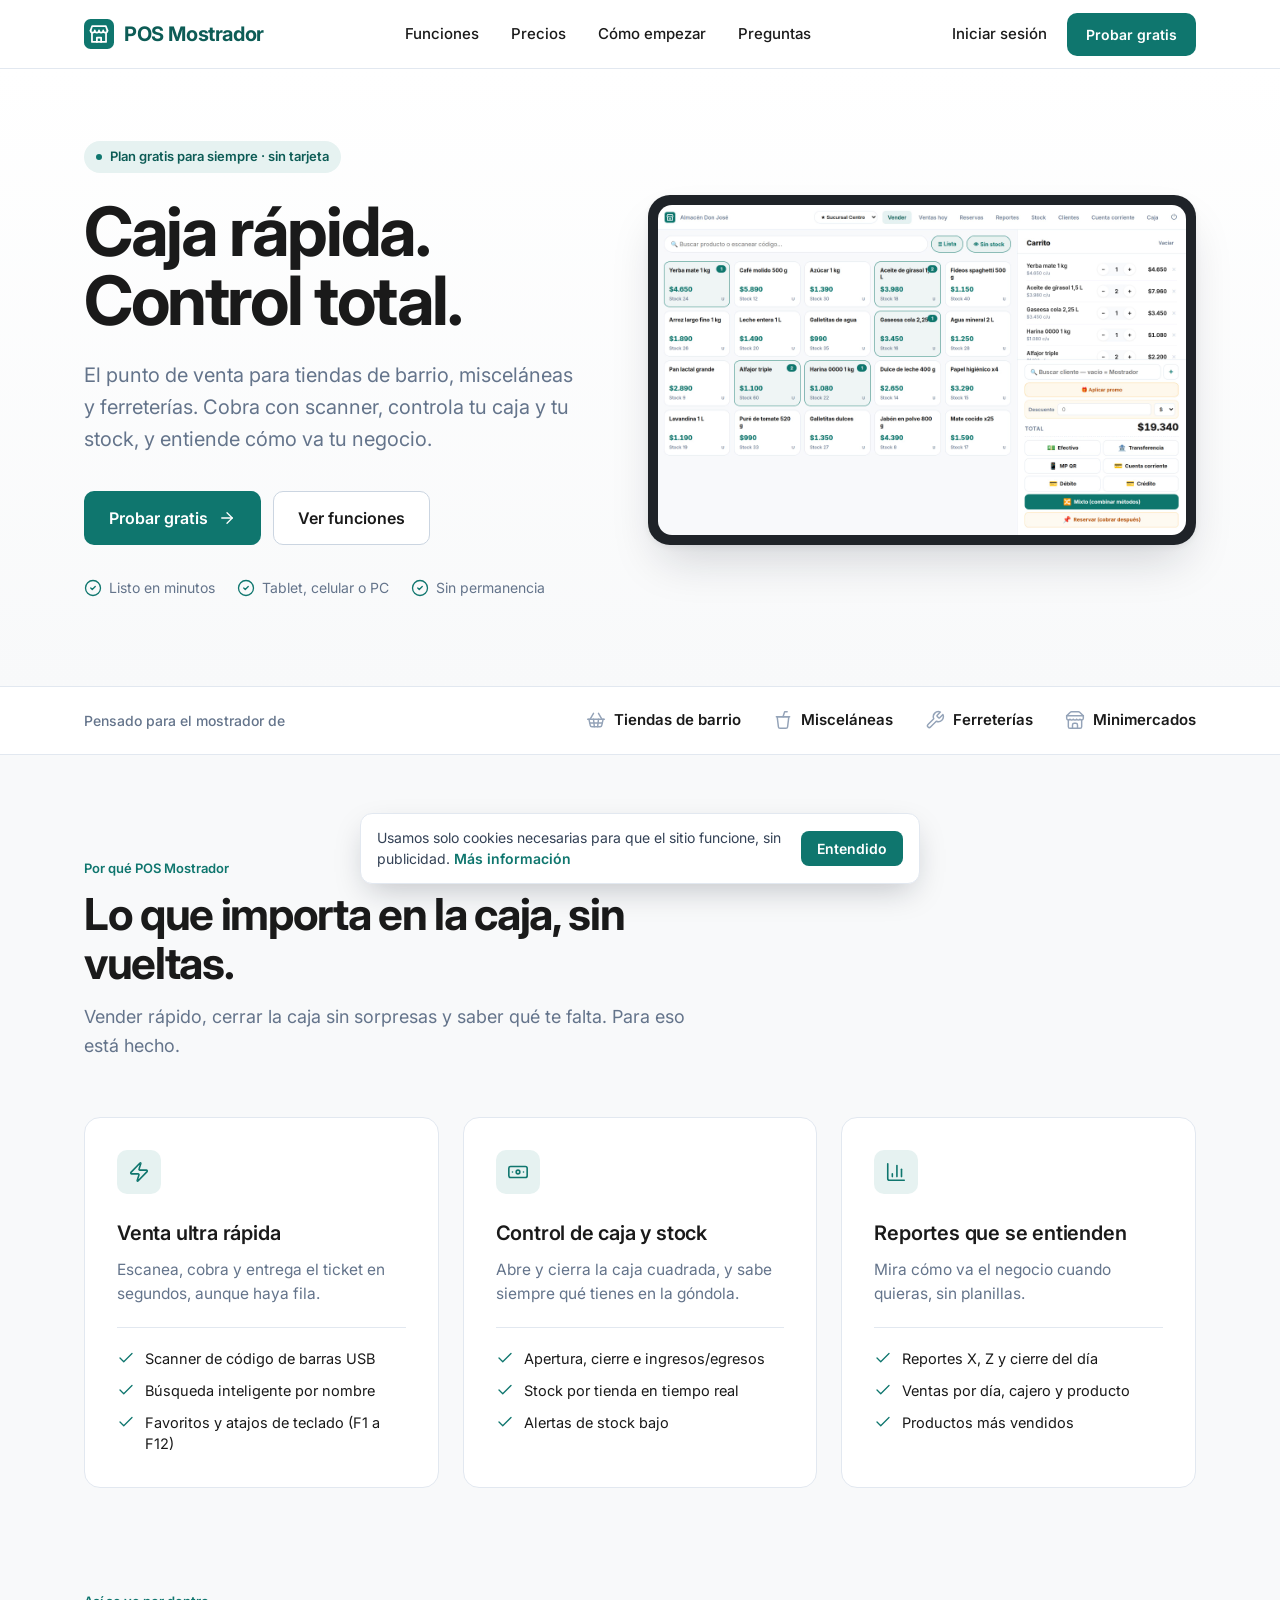
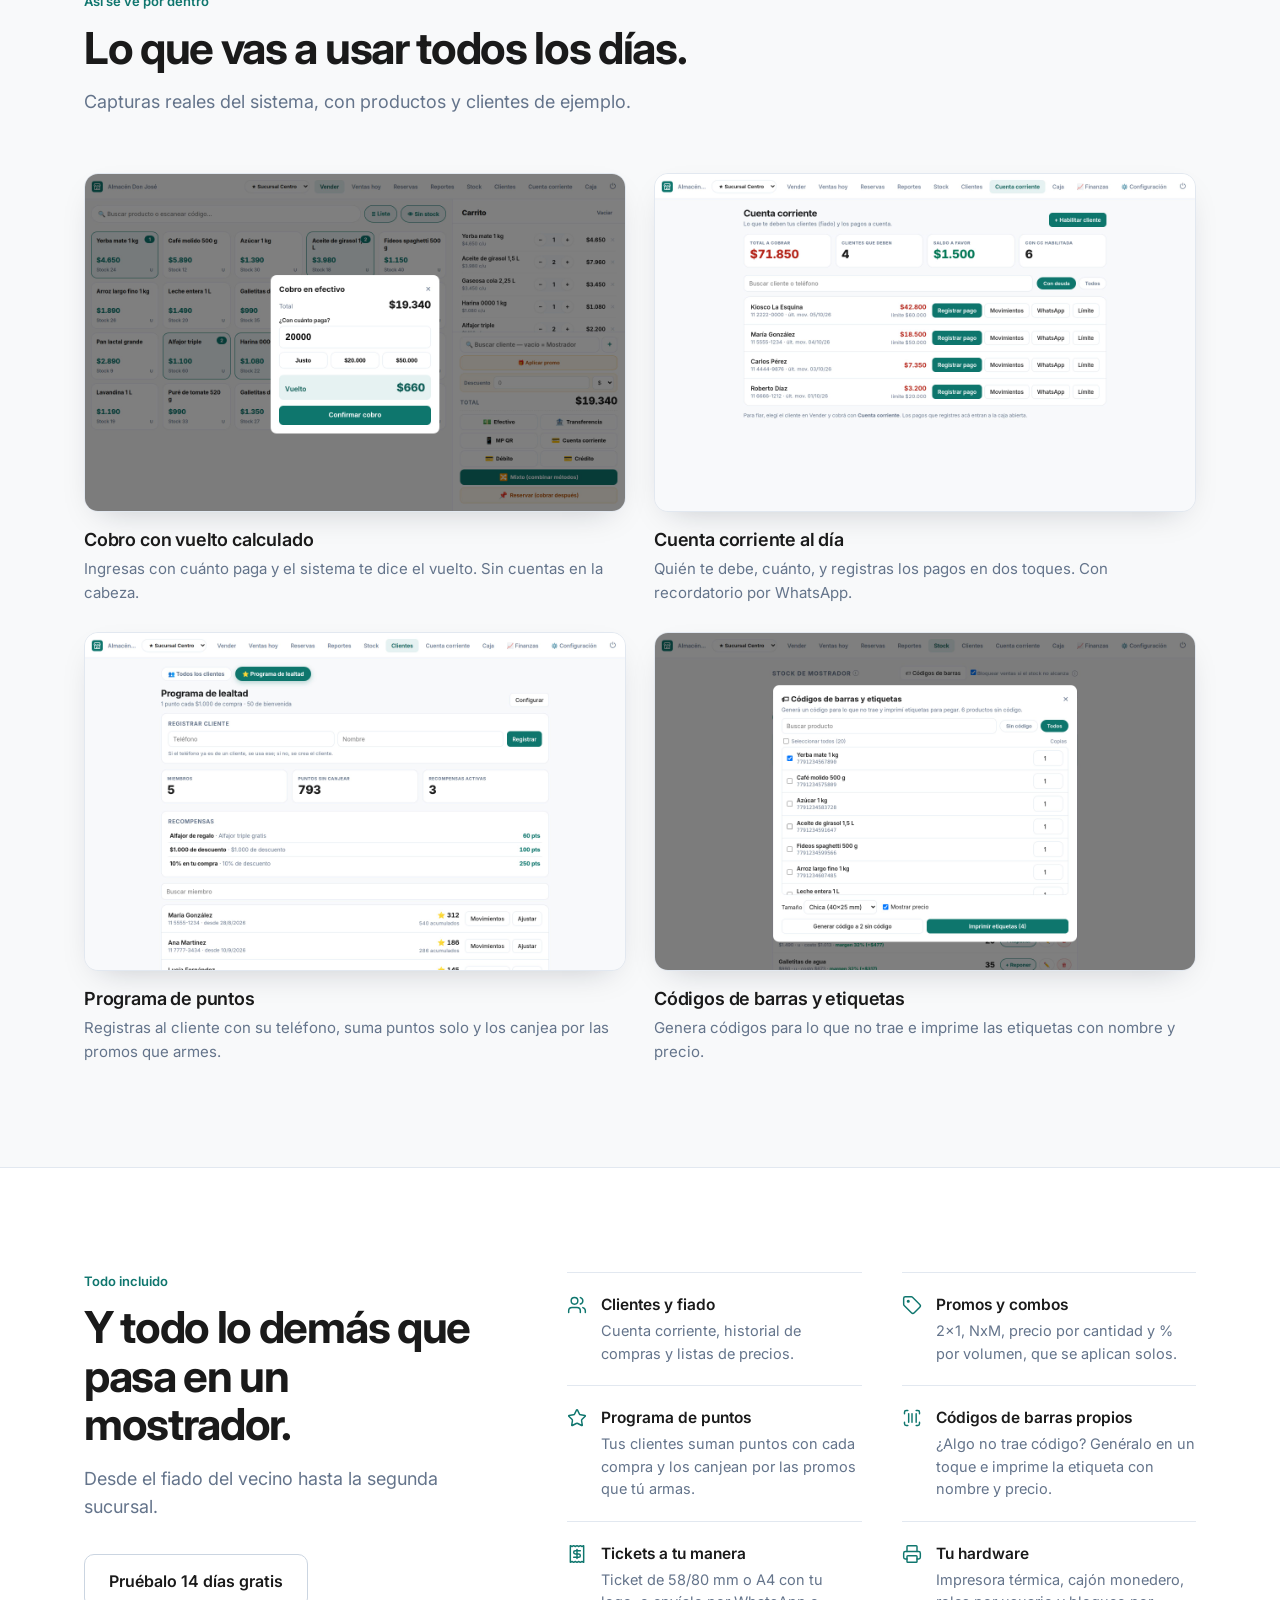
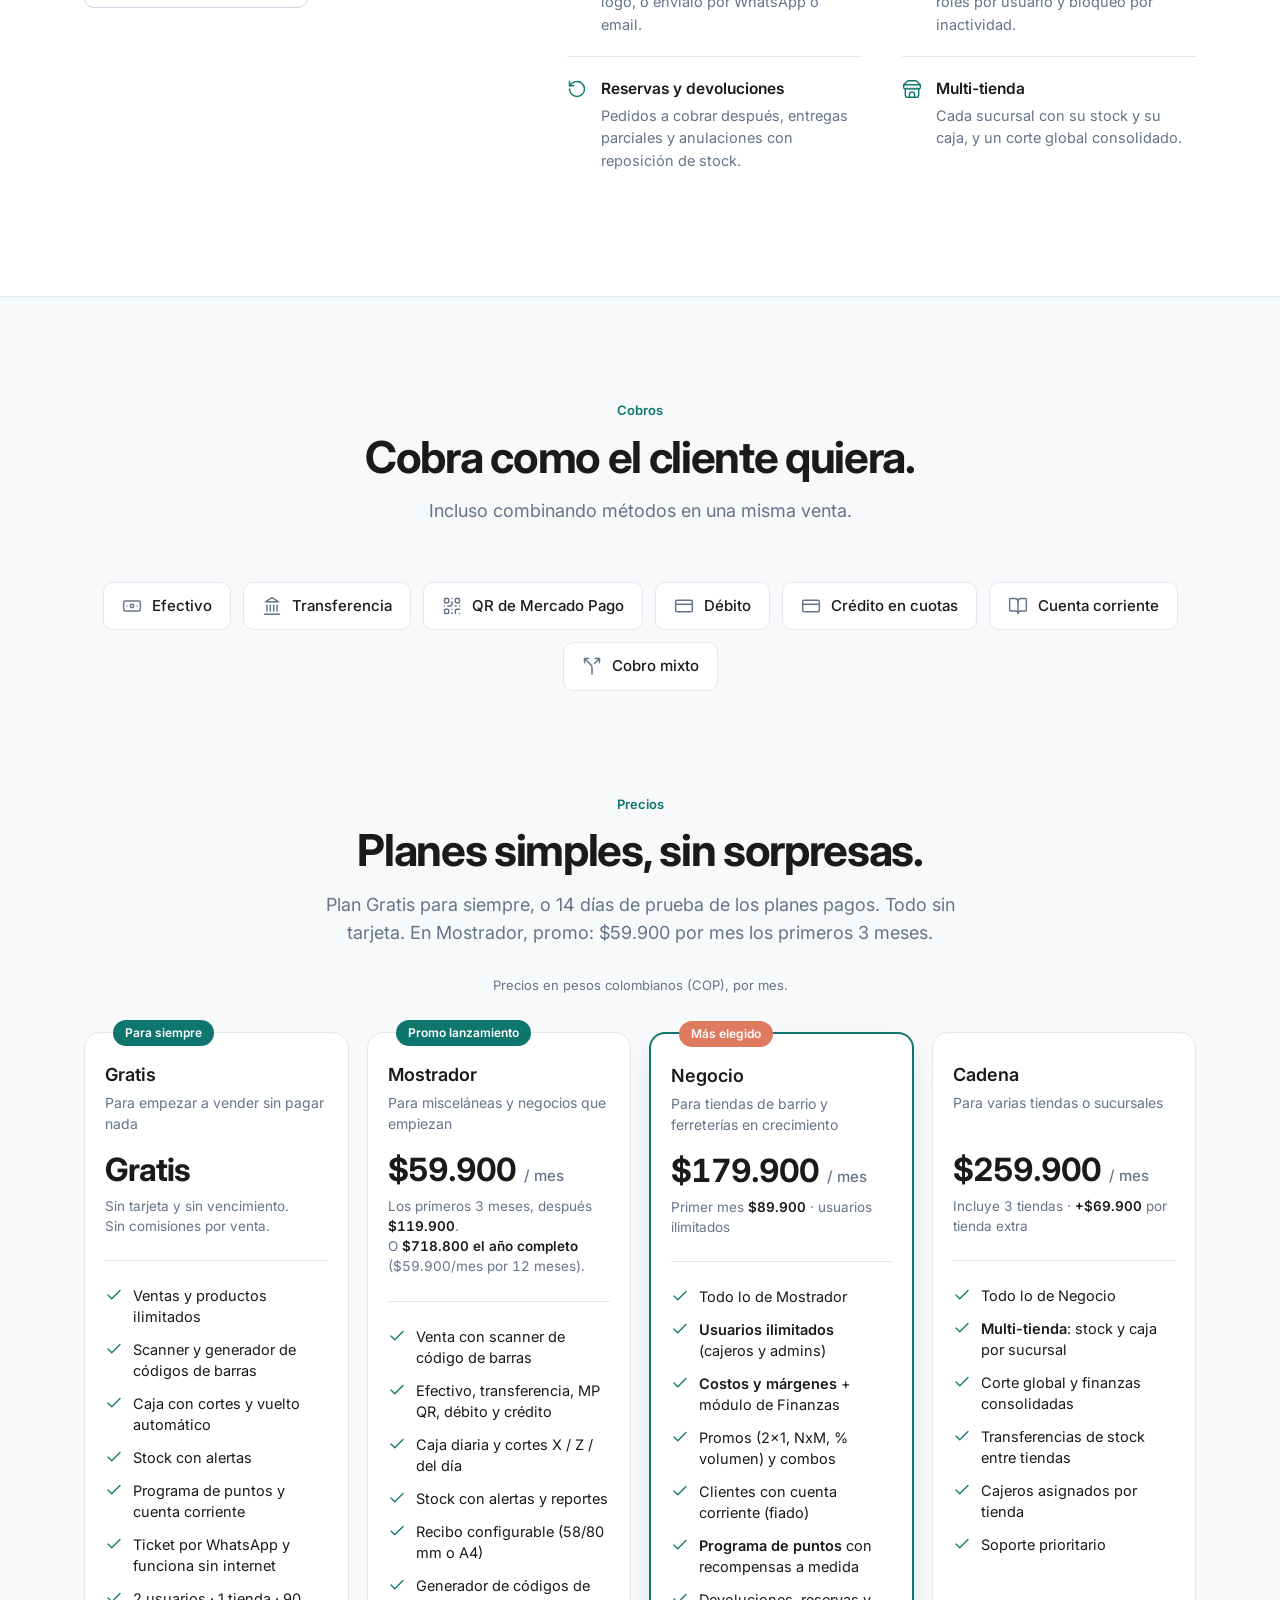
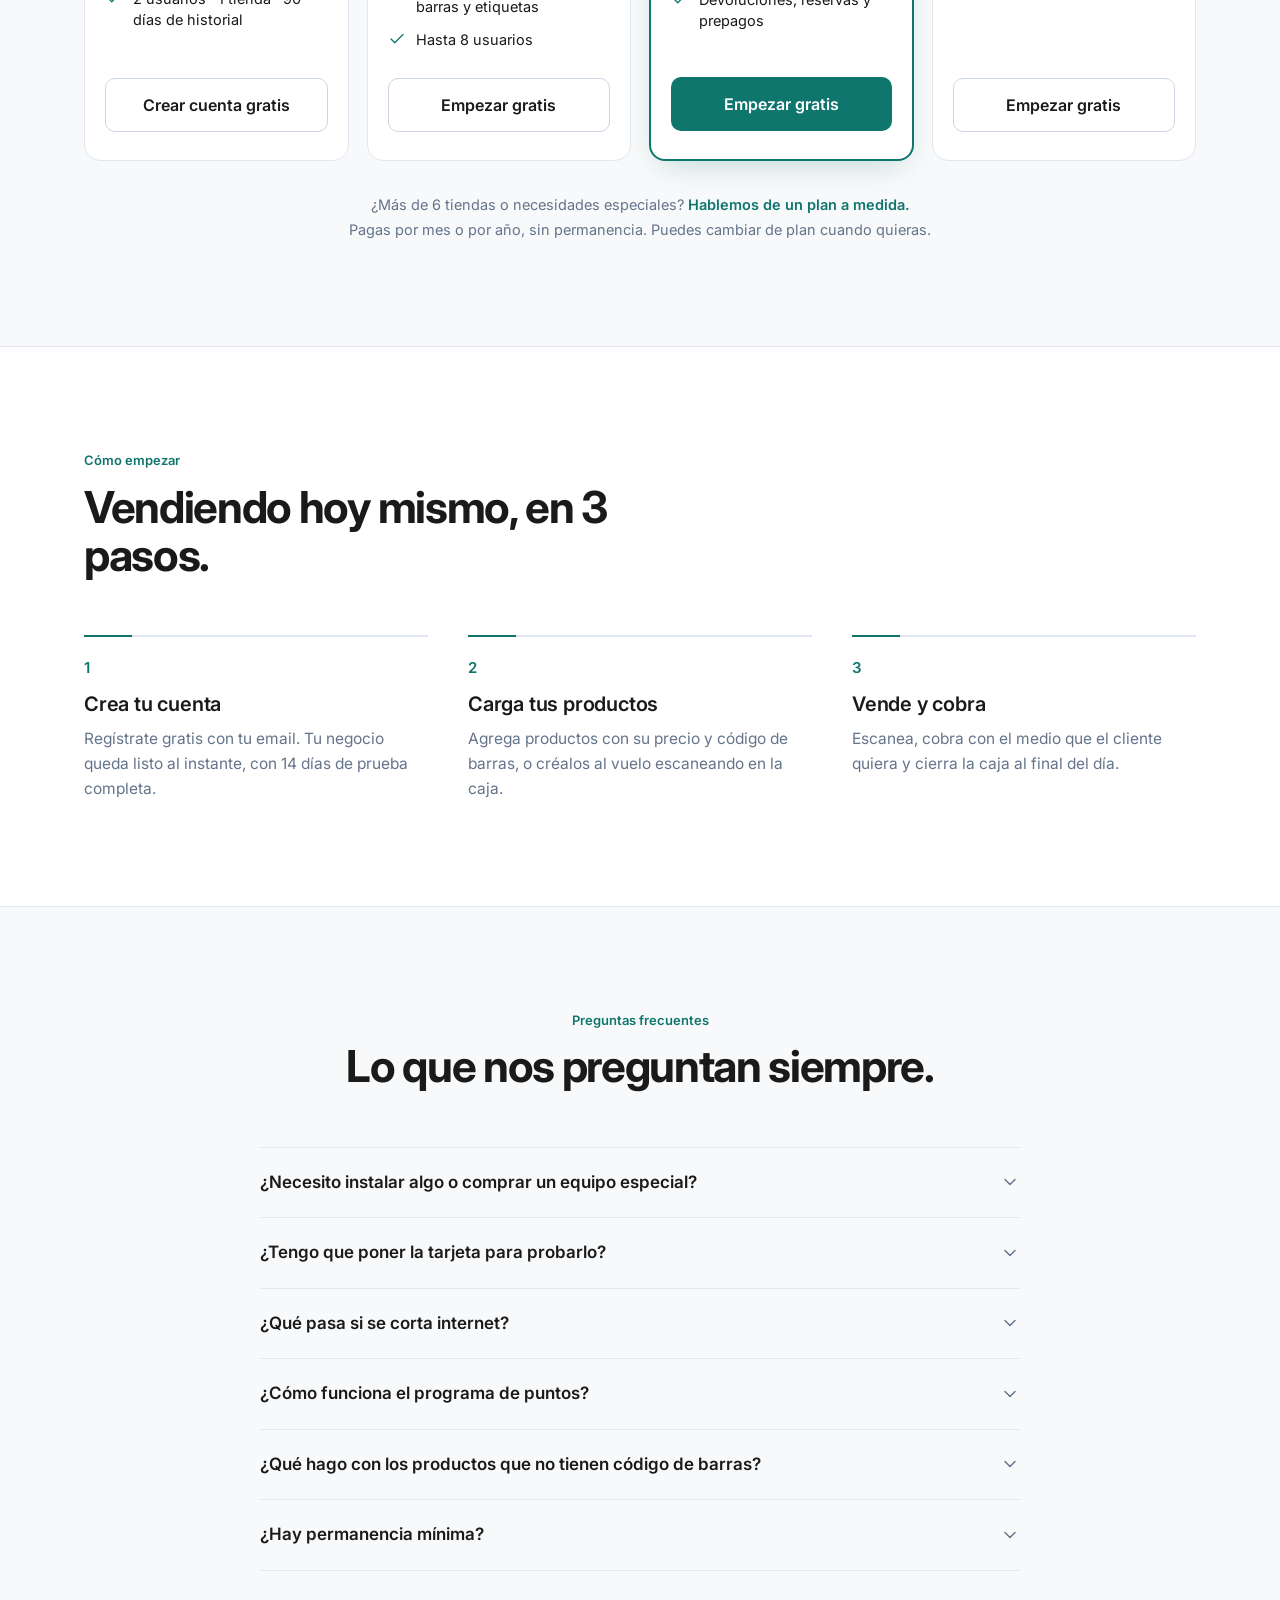
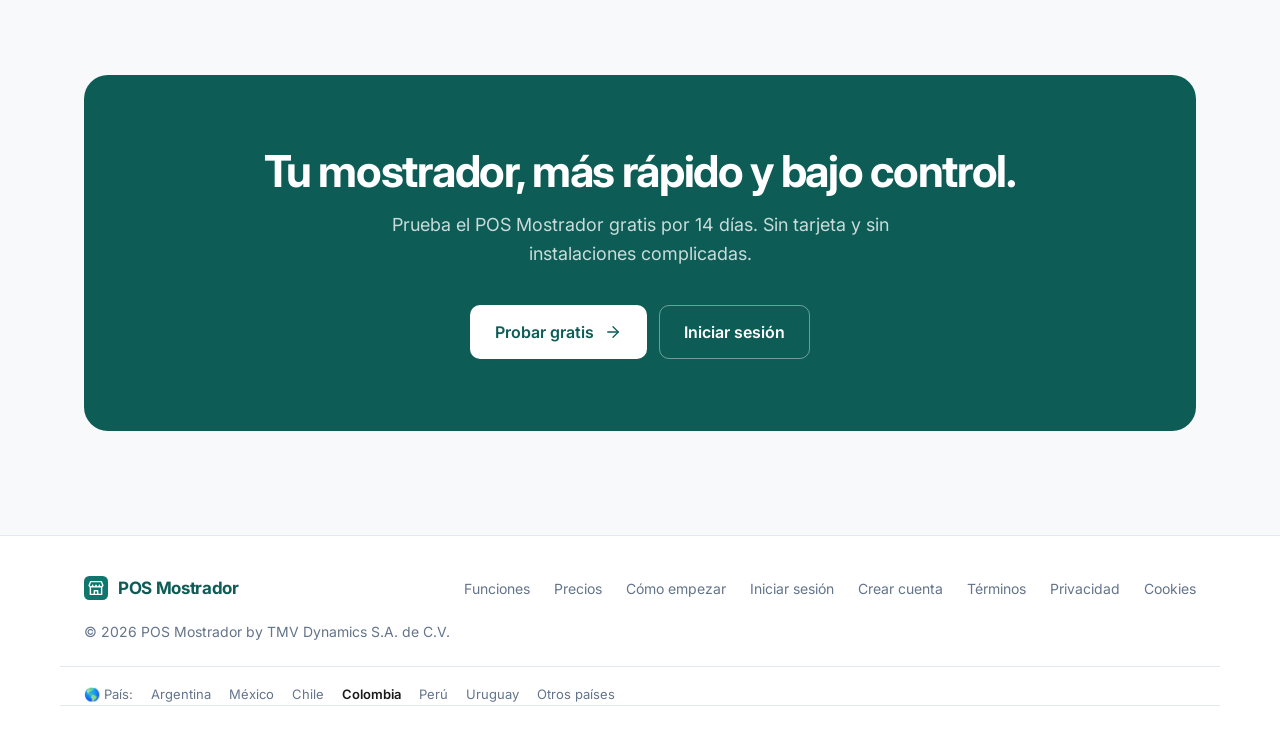
<file: co/index.html>
<!DOCTYPE html>
<html lang="es-CO" data-pais="CO">
<head>
<meta charset="UTF-8">
<meta name="viewport" content="width=device-width, initial-scale=1.0">
<meta name="theme-color" content="#FFFFFF">
<meta name="color-scheme" content="light">
<meta name="author" content="TMV Dynamics S.A. de C.V.">
<meta name="description" content="POS Mostrador es el punto de venta para tiendas de barrio, misceláneas, ferreterías y minimercados. Scanner y generador de códigos de barras, caja, stock, reportes y programa de puntos para tus clientes. Plan gratis para siempre, sin tarjeta.">
<meta property="og:title" content="POS Mostrador — Caja rápida. Control total.">
<meta property="og:description" content="El punto de venta para tu tienda de barrio, miscelánea o ferretería. Scanner, caja, stock, reportes y programa de puntos, todo en uno.">
<title>POS Mostrador — Punto de venta para tiendas de barrio, misceláneas y ferreterías</title>
<link rel="canonical" href="https://pos.trackmyvend.com/co/">
<!-- Generado por scripts/generar_landings.py desde index.html: no editar a mano. -->
<!-- hreflang:inicio -->
<link rel="alternate" hreflang="es-AR" href="https://pos.trackmyvend.com/">
<link rel="alternate" hreflang="es-MX" href="https://pos.trackmyvend.com/mx/">
<link rel="alternate" hreflang="es-CL" href="https://pos.trackmyvend.com/cl/">
<link rel="alternate" hreflang="es-CO" href="https://pos.trackmyvend.com/co/">
<link rel="alternate" hreflang="es-PE" href="https://pos.trackmyvend.com/pe/">
<link rel="alternate" hreflang="es-UY" href="https://pos.trackmyvend.com/uy/">
<link rel="alternate" hreflang="es" href="https://pos.trackmyvend.com/intl/">
<link rel="alternate" hreflang="x-default" href="https://pos.trackmyvend.com/">
<!-- hreflang:fin -->
<link rel="icon" type="image/svg+xml" href="../icon.svg">
<link rel="manifest" href="../manifest.webmanifest">
<link rel="preconnect" href="https://fonts.googleapis.com">
<link rel="preconnect" href="https://fonts.gstatic.com" crossorigin>
<link href="https://fonts.googleapis.com/css2?family=Inter:wght@400;500;600;700&display=swap" rel="stylesheet">
<style>
  *{margin:0;padding:0;box-sizing:border-box;-webkit-tap-highlight-color:transparent}
  :root{
    --primary:#0F766E;--primary-dark:#0D5C56;--primary-soft:#E6F2F1;
    --accent:#E07A5F;--accent-soft:#FBEDE8;
    --bg:#F8F9FA;--surface:#FFFFFF;
    --text:#1A1A1A;--text-2:#64748B;--text-3:#94A3B8;
    --success:#10B981;--border:#E2E8F0;
    --radius:12px;
    --shadow-sm:0 1px 2px rgba(16,24,40,.05);
    --shadow-lg:0 24px 48px -12px rgba(16,24,40,.18),0 2px 6px rgba(16,24,40,.06);
  }
  html{scroll-behavior:smooth}
  body{font-family:'Inter',system-ui,sans-serif;background:var(--bg);color:var(--text);-webkit-font-smoothing:antialiased;overflow-x:hidden;line-height:1.5}
  a{color:inherit;text-decoration:none}
  .num{font-variant-numeric:tabular-nums}
  .wrap{max-width:1160px;margin:0 auto;padding:0 24px}
  @media(max-width:600px){.wrap{padding:0 16px}}
  .ic{width:20px;height:20px;fill:none;stroke:currentColor;stroke-width:1.75;stroke-linecap:round;stroke-linejoin:round;flex-shrink:0}

  /* BUTTONS */
  .btn{display:inline-flex;align-items:center;justify-content:center;gap:10px;font-family:inherit;font-weight:600;font-size:16px;border-radius:10px;padding:14px 24px;cursor:pointer;border:1px solid transparent;transition:background .15s,border-color .15s,color .15s;white-space:nowrap}
  .btn .ic{width:18px;height:18px}
  .btn-primary{background:var(--primary);color:#fff}
  .btn-primary:hover{background:var(--primary-dark)}
  .btn-outline{background:var(--surface);color:var(--text);border-color:#CBD5E1}
  .btn-outline:hover{border-color:var(--text-2)}
  .btn-sm{font-size:14px;padding:10px 18px}
  .btn:focus-visible,a:focus-visible,summary:focus-visible{outline:2px solid var(--primary);outline-offset:3px}

  /* NAV */
  nav{position:sticky;top:0;z-index:50;background:rgba(255,255,255,.92);backdrop-filter:saturate(180%) blur(12px);-webkit-backdrop-filter:saturate(180%) blur(12px);border-bottom:1px solid var(--border)}
  .nav-in{display:flex;align-items:center;justify-content:space-between;height:68px;gap:16px}
  .brand{display:flex;align-items:center;gap:10px;font-weight:700;font-size:20px;letter-spacing:-.02em;color:var(--primary-dark);white-space:nowrap}
  @media(max-width:400px){nav .brand{font-size:17px;gap:8px}nav .brand svg{width:26px;height:26px}.nav-right .btn-sm{padding:9px 14px}}
  .brand svg{width:30px;height:30px}
  .nav-links{display:flex;align-items:center;gap:32px;font-size:15px;font-weight:500;color:var(--text)}
  .nav-links a:hover{color:var(--primary)}
  .nav-right{display:flex;align-items:center;gap:20px;font-size:15px;font-weight:500}
  .nav-right .lnk:hover{color:var(--primary)}
  @media(max-width:900px){.nav-links{display:none}}
  @media(max-width:420px){.nav-right .lnk{display:none}}

  /* HERO */
  .hero{background:linear-gradient(180deg,#fff 0%,var(--bg) 100%);padding:72px 0 88px;overflow:hidden}
  .hero-grid{display:grid;grid-template-columns:minmax(0,1fr) minmax(0,1.08fr);gap:56px;align-items:center}
  @media(max-width:980px){.hero-grid{grid-template-columns:1fr;gap:48px}.hero{padding:48px 0 64px}}
  .eyebrow{display:inline-flex;align-items:center;gap:8px;font-size:13px;font-weight:600;color:var(--primary-dark);background:var(--primary-soft);padding:6px 12px;border-radius:999px;margin-bottom:24px}
  .eyebrow .dot{width:6px;height:6px;border-radius:50%;background:var(--primary)}
  h1{font-size:clamp(40px,5.4vw,68px);font-weight:700;line-height:1.02;letter-spacing:-.035em}
  .lead{font-size:clamp(17px,1.6vw,20px);color:var(--text-2);margin-top:24px;max-width:500px;line-height:1.6}
  .cta-row{display:flex;gap:12px;flex-wrap:wrap;margin-top:36px}
  .checks{display:flex;flex-wrap:wrap;gap:10px 22px;margin-top:32px;font-size:14px;color:var(--text-2)}
  .checks span{display:inline-flex;align-items:center;gap:7px}
  .checks .ic{width:18px;height:18px;color:var(--primary)}

  /* CAPTURAS REALES */
  .device{background:#1F2328;border-radius:22px;padding:10px;box-shadow:var(--shadow-lg);max-width:680px;margin-left:auto}
  @media(max-width:980px){.device{margin:0 auto}}
  @media(max-width:600px){.device{border-radius:14px;padding:6px}}
  .screen-img{display:block;width:100%;height:auto;border-radius:14px;background:#fff}
  @media(max-width:600px){.screen-img{border-radius:9px}}
  .shots{display:grid;grid-template-columns:1fr 1fr;gap:28px}
  @media(max-width:820px){.shots{grid-template-columns:1fr}}
  .shot figure{margin:0}
  .shot img{display:block;width:100%;height:auto;border-radius:14px;border:1px solid var(--border);box-shadow:0 12px 32px -16px rgba(16,24,40,.25);background:#fff}
  .shot figcaption{margin-top:14px}
  .shot h3{font-size:18px;font-weight:600;letter-spacing:-.01em}
  .shot p{color:var(--text-2);font-size:15px;margin-top:4px;line-height:1.55}

  /* RUBROS STRIP */
  .rubros{border-top:1px solid var(--border);border-bottom:1px solid var(--border);background:var(--surface)}
  .rubros-in{display:flex;align-items:center;justify-content:space-between;gap:16px 32px;padding-top:22px;padding-bottom:22px;flex-wrap:wrap}
  .rubros-in p{font-size:14px;color:var(--text-2);font-weight:500}
  .rubros-list{display:flex;gap:10px 32px;flex-wrap:wrap;font-weight:600;font-size:15px;color:var(--text)}
  .rubros-list span{display:inline-flex;align-items:center;gap:8px}
  .rubros-list .ic{color:var(--text-3)}

  /* SECTIONS */
  section{padding:104px 0}
  @media(max-width:700px){section{padding:72px 0}}
  .sec-head{max-width:640px;margin-bottom:56px}
  .sec-head.center{text-align:center;margin-left:auto;margin-right:auto}
  .kicker{font-size:13px;font-weight:600;color:var(--primary)}
  h2{font-size:clamp(30px,4vw,44px);font-weight:700;letter-spacing:-.03em;line-height:1.1;margin-top:12px}
  .sec-head p{color:var(--text-2);font-size:18px;margin-top:16px;line-height:1.6}

  /* 3 BENEFITS */
  .benefits{display:grid;grid-template-columns:repeat(3,1fr);gap:24px}
  @media(max-width:880px){.benefits{grid-template-columns:1fr}}
  .benefit{background:var(--surface);border:1px solid var(--border);border-radius:16px;padding:32px}
  .benefit .badge-ic{width:44px;height:44px;border-radius:10px;background:var(--primary-soft);color:var(--primary);display:grid;place-items:center}
  .benefit .badge-ic .ic{width:22px;height:22px}
  .benefit h3{font-size:20px;font-weight:600;letter-spacing:-.01em;margin:24px 0 10px}
  .benefit p{color:var(--text-2);font-size:15.5px;line-height:1.6}
  .benefit ul{list-style:none;margin-top:20px;padding-top:20px;border-top:1px solid var(--border);display:grid;gap:10px}
  .benefit li{display:flex;gap:10px;font-size:14.5px;color:var(--text)}
  .benefit li .ic{width:18px;height:18px;color:var(--primary);margin-top:1px}

  /* ALL FEATURES */
  .all{background:var(--surface);border-top:1px solid var(--border);border-bottom:1px solid var(--border)}
  .all-grid{display:grid;grid-template-columns:minmax(0,.8fr) minmax(0,1.2fr);gap:64px}
  @media(max-width:880px){.all-grid{grid-template-columns:1fr;gap:40px}}
  .all-grid .sec-head{margin-bottom:0}
  .all-grid .sec-head .btn{margin-top:32px}
  .feat-list{display:grid;grid-template-columns:1fr 1fr;gap:0 40px}
  @media(max-width:600px){.feat-list{grid-template-columns:1fr}}
  .feat{display:flex;gap:14px;padding:20px 0;border-top:1px solid var(--border)}
  .feat .ic{color:var(--primary);margin-top:2px}
  .feat h4{font-size:15.5px;font-weight:600}
  .feat p{font-size:14.5px;color:var(--text-2);margin-top:4px;line-height:1.55}

  /* PAYMENTS */
  .pays-row{display:flex;flex-wrap:wrap;gap:12px;justify-content:center}
  .pay{display:inline-flex;align-items:center;gap:10px;background:var(--surface);border:1px solid var(--border);border-radius:10px;padding:12px 18px;font-size:15px;font-weight:500}
  .pay .ic{color:var(--text-2)}

  /* PRICING */
  .price-grid{display:grid;grid-template-columns:repeat(3,1fr);gap:24px;align-items:stretch}
  @media(max-width:920px){.price-grid{grid-template-columns:1fr;max-width:440px;margin:0 auto}}
  .price{background:var(--surface);border:1px solid var(--border);border-radius:16px;padding:32px 28px;display:flex;flex-direction:column;position:relative}
  .price.pop{border:2px solid var(--primary);box-shadow:0 12px 32px -12px rgba(15,118,110,.28)}
  .price-pop{position:absolute;top:-13px;left:28px;background:var(--accent);color:#fff;font-size:12px;font-weight:600;padding:4px 12px;border-radius:999px}
  .price-promo{background:var(--primary)}
  .price[hidden]{display:none}
  .price-grid.con-gratis{grid-template-columns:repeat(4,1fr);gap:18px}
  .price-grid.con-gratis .price{padding:28px 20px}
  .price-grid.con-gratis .price-amt{font-size:32px}
  @media(max-width:1100px){.price-grid.con-gratis{grid-template-columns:repeat(2,1fr);max-width:none}}
  @media(max-width:640px){.price-grid.con-gratis{grid-template-columns:1fr}}
  .pais-moneda{text-align:center;font-size:13px;color:var(--text-2);margin:-28px 0 36px}
  .paises{border-top:1px solid var(--border);margin-top:24px;padding-top:18px;display:flex;flex-wrap:wrap;gap:6px 18px;font-size:13px;color:var(--text-2)}
  .paises a:hover{color:var(--text)}
  .paises a[aria-current]{color:var(--text);font-weight:600}
  .price-name{font-size:18px;font-weight:600}
  .price-for{font-size:14px;color:var(--text-2);margin-top:4px;min-height:42px}
  .price-amt{font-size:40px;font-weight:700;letter-spacing:-.03em;margin-top:20px;line-height:1}
  .price-amt small{font-size:15px;font-weight:500;color:var(--text-2);letter-spacing:0}
  .price-note{font-size:13.5px;color:var(--text-2);margin-top:10px;min-height:40px}
  .price-note b{color:var(--text);font-weight:600}
  .price ul{list-style:none;margin:24px 0 28px;padding-top:24px;border-top:1px solid var(--border);flex:1;display:grid;gap:12px;align-content:start}
  .price li{display:flex;gap:10px;font-size:14.5px;line-height:1.45}
  .price li .ic{width:18px;height:18px;color:var(--primary);margin-top:1px}
  .price li b{font-weight:600}
  .price .btn{width:100%}
  .price-foot{text-align:center;color:var(--text-2);font-size:14.5px;margin-top:32px;line-height:1.7}
  .price-foot a{color:var(--primary);font-weight:600}
  .price-foot a:hover{text-decoration:underline}

  /* STEPS */
  .steps{display:grid;grid-template-columns:repeat(3,1fr);gap:40px;counter-reset:s}
  @media(max-width:820px){.steps{grid-template-columns:1fr;gap:32px}}
  .step{border-top:2px solid var(--border);padding-top:24px;position:relative}
  .step::before{counter-increment:s;content:counter(s);position:absolute;top:-2px;left:0;width:48px;border-top:2px solid var(--primary);padding-top:20px;font-size:15px;font-weight:600;color:var(--primary)}
  .step h3{font-size:20px;font-weight:600;letter-spacing:-.01em;margin-top:28px}
  .step p{color:var(--text-2);font-size:15.5px;margin-top:8px;line-height:1.6}

  /* FAQ */
  .faq{max-width:760px;margin:0 auto}
  .faq details{border-top:1px solid var(--border)}
  .faq details:last-child{border-bottom:1px solid var(--border)}
  .faq summary{list-style:none;cursor:pointer;display:flex;justify-content:space-between;align-items:center;gap:16px;padding:22px 0;font-size:17px;font-weight:600}
  .faq summary::-webkit-details-marker{display:none}
  .faq summary .ic{color:var(--text-2);transition:transform .2s}
  .faq details[open] summary .ic{transform:rotate(180deg)}
  .faq details p{color:var(--text-2);font-size:15.5px;line-height:1.65;padding:0 40px 24px 0}

  /* FINAL CTA */
  .final{background:var(--primary-dark);color:#fff;border-radius:24px;padding:72px 32px;text-align:center}
  .final h2{color:#fff;margin-top:0}
  .final p{color:rgba(255,255,255,.78);font-size:18px;margin:16px auto 0;max-width:520px;line-height:1.6}
  .final .cta-row{justify-content:center}
  .final .btn-primary{background:#fff;color:var(--primary-dark)}
  .final .btn-primary:hover{background:#F1F5F4}
  .final .btn-outline{background:transparent;color:#fff;border-color:rgba(255,255,255,.4)}
  .final .btn-outline:hover{border-color:#fff}
  @media(max-width:600px){.final{padding:56px 20px;border-radius:18px}}

  footer{border-top:1px solid var(--border);padding:40px 0;background:var(--surface)}
  .foot-in{display:flex;justify-content:space-between;align-items:center;gap:20px;flex-wrap:wrap;color:var(--text-2);font-size:14px}
  .foot-in .brand{font-size:17px}
  .foot-in .brand svg{width:24px;height:24px}
  .foot-links{display:flex;gap:24px;flex-wrap:wrap}
  .foot-links a:hover{color:var(--text)}
</style>
</head>
<body>

<!-- Iconos (trazos estilo Lucide) -->
<svg width="0" height="0" style="position:absolute" aria-hidden="true">
  <symbol id="logo" viewBox="0 0 512 512"><rect width="512" height="512" rx="112" fill="#0F766E"/><g fill="none" stroke="#fff" stroke-width="30" stroke-linecap="round" stroke-linejoin="round"><path d="M112 196 L140 120 H372 L400 196"/><path d="M112 196 a36 36 0 0 0 72 0 a36 36 0 0 0 72 0 a36 36 0 0 0 72 0 a36 36 0 0 0 72 0"/><path d="M136 244 V392 H376 V244"/><path d="M220 392 V316 H292 V392"/></g></symbol>
  <symbol id="i-arrow" viewBox="0 0 24 24"><path d="M5 12h14"/><path d="m12 5 7 7-7 7"/></symbol>
  <symbol id="i-check" viewBox="0 0 24 24"><path d="M20 6 9 17l-5-5"/></symbol>
  <symbol id="i-check-circle" viewBox="0 0 24 24"><circle cx="12" cy="12" r="10"/><path d="m9 12 2 2 4-4"/></symbol>
  <symbol id="i-chevron" viewBox="0 0 24 24"><path d="m6 9 6 6 6-6"/></symbol>
  <symbol id="i-search" viewBox="0 0 24 24"><circle cx="11" cy="11" r="8"/><path d="m21 21-4.3-4.3"/></symbol>
  <symbol id="i-scan" viewBox="0 0 24 24"><path d="M3 7V5a2 2 0 0 1 2-2h2"/><path d="M17 3h2a2 2 0 0 1 2 2v2"/><path d="M21 17v2a2 2 0 0 1-2 2h-2"/><path d="M7 21H5a2 2 0 0 1-2-2v-2"/><path d="M8 7v10"/><path d="M12 7v10"/><path d="M17 7v10"/></symbol>
  <symbol id="i-zap" viewBox="0 0 24 24"><path d="M4 14a1 1 0 0 1-.78-1.63l9.9-10.2a.5.5 0 0 1 .86.46l-1.92 6.02A1 1 0 0 0 13 10h7a1 1 0 0 1 .78 1.63l-9.9 10.2a.5.5 0 0 1-.86-.46l1.92-6.02A1 1 0 0 0 11 14z"/></symbol>
  <symbol id="i-cart" viewBox="0 0 24 24"><circle cx="8" cy="21" r="1"/><circle cx="19" cy="21" r="1"/><path d="M2.05 2.05h2l2.66 12.42a2 2 0 0 0 2 1.58h9.78a2 2 0 0 0 1.95-1.57l1.65-7.43H5.12"/></symbol>
  <symbol id="i-box" viewBox="0 0 24 24"><path d="M11 21.73a2 2 0 0 0 2 0l7-4A2 2 0 0 0 21 16V8a2 2 0 0 0-1-1.73l-7-4a2 2 0 0 0-2 0l-7 4A2 2 0 0 0 3 8v8a2 2 0 0 0 1 1.73z"/><path d="M12 22V12"/><path d="m3.3 7 7.7 4.73a2 2 0 0 0 2 0L20.7 7"/></symbol>
  <symbol id="i-users" viewBox="0 0 24 24"><path d="M16 21v-2a4 4 0 0 0-4-4H6a4 4 0 0 0-4 4v2"/><circle cx="9" cy="7" r="4"/><path d="M22 21v-2a4 4 0 0 0-3-3.87"/><path d="M16 3.13a4 4 0 0 1 0 7.75"/></symbol>
  <symbol id="i-cash" viewBox="0 0 24 24"><rect width="20" height="12" x="2" y="6" rx="2"/><circle cx="12" cy="12" r="2"/><path d="M6 12h.01M18 12h.01"/></symbol>
  <symbol id="i-chart" viewBox="0 0 24 24"><path d="M3 3v16a2 2 0 0 0 2 2h16"/><path d="M18 17V9"/><path d="M13 17V5"/><path d="M8 17v-3"/></symbol>
  <symbol id="i-tag" viewBox="0 0 24 24"><path d="M12.59 2.59A2 2 0 0 0 11.17 2H4a2 2 0 0 0-2 2v7.17a2 2 0 0 0 .59 1.42l8.7 8.7a2.43 2.43 0 0 0 3.42 0l6.58-6.58a2.43 2.43 0 0 0 0-3.42z"/><circle cx="7.5" cy="7.5" r="1"/></symbol>
  <symbol id="i-star" viewBox="0 0 24 24"><path d="M11.53 2.3a.53.53 0 0 1 .95 0l2.31 4.68a2.12 2.12 0 0 0 1.6 1.16l5.16.76a.53.53 0 0 1 .3.9l-3.74 3.64a2.12 2.12 0 0 0-.61 1.88l.88 5.14a.53.53 0 0 1-.77.56l-4.62-2.43a2.12 2.12 0 0 0-1.97 0L6.4 21.01a.53.53 0 0 1-.77-.56l.88-5.14a2.12 2.12 0 0 0-.61-1.88L2.16 9.79a.53.53 0 0 1 .3-.9l5.16-.76a2.12 2.12 0 0 0 1.6-1.16z"/></symbol>
  <symbol id="i-receipt" viewBox="0 0 24 24"><path d="M4 2v20l2-1 2 1 2-1 2 1 2-1 2 1 2-1 2 1V2l-2 1-2-1-2 1-2-1-2 1-2-1-2 1Z"/><path d="M16 8h-6a2 2 0 1 0 0 4h4a2 2 0 1 1 0 4H8"/><path d="M12 17.5v-11"/></symbol>
  <symbol id="i-undo" viewBox="0 0 24 24"><path d="M3 12a9 9 0 1 0 9-9 9.75 9.75 0 0 0-6.74 2.74L3 8"/><path d="M3 3v5h5"/></symbol>
  <symbol id="i-store" viewBox="0 0 24 24"><path d="m2 7 4.41-4.41A2 2 0 0 1 7.83 2h8.34a2 2 0 0 1 1.42.59L22 7"/><path d="M4 12v8a2 2 0 0 0 2 2h12a2 2 0 0 0 2-2v-8"/><path d="M15 22v-4a2 2 0 0 0-2-2h-2a2 2 0 0 0-2 2v4"/><path d="M2 7h20"/><path d="M22 7v3a2 2 0 0 1-2 2 2.7 2.7 0 0 1-2-1 2.7 2.7 0 0 1-2 1 2.7 2.7 0 0 1-2-1 2.7 2.7 0 0 1-2 1 2.7 2.7 0 0 1-2-1 2.7 2.7 0 0 1-2 1 2.7 2.7 0 0 1-2-1 2.7 2.7 0 0 1-2 1 2 2 0 0 1-2-2V7"/></symbol>
  <symbol id="i-printer" viewBox="0 0 24 24"><path d="M6 18H4a2 2 0 0 1-2-2v-5a2 2 0 0 1 2-2h16a2 2 0 0 1 2 2v5a2 2 0 0 1-2 2h-2"/><path d="M6 9V3a1 1 0 0 1 1-1h10a1 1 0 0 1 1 1v6"/><rect x="6" y="14" width="12" height="8" rx="1"/></symbol>
  <symbol id="i-card" viewBox="0 0 24 24"><rect width="20" height="14" x="2" y="5" rx="2"/><path d="M2 10h20"/></symbol>
  <symbol id="i-bank" viewBox="0 0 24 24"><path d="M3 22h18"/><path d="M6 18v-7"/><path d="M10 18v-7"/><path d="M14 18v-7"/><path d="M18 18v-7"/><path d="M12 2 20 7H4z"/></symbol>
  <symbol id="i-qr" viewBox="0 0 24 24"><rect width="5" height="5" x="3" y="3" rx="1"/><rect width="5" height="5" x="16" y="3" rx="1"/><rect width="5" height="5" x="3" y="16" rx="1"/><path d="M21 16h-3a2 2 0 0 0-2 2v3"/><path d="M21 21v.01"/><path d="M12 7v3a2 2 0 0 1-2 2H7"/><path d="M3 12h.01"/><path d="M12 3h.01"/><path d="M12 16v.01"/><path d="M16 12h1"/><path d="M21 12v.01"/><path d="M12 21v-1"/></symbol>
  <symbol id="i-book" viewBox="0 0 24 24"><path d="M12 7v14"/><path d="M3 18a1 1 0 0 1-1-1V4a1 1 0 0 1 1-1h5a4 4 0 0 1 4 4 4 4 0 0 1 4-4h5a1 1 0 0 1 1 1v13a1 1 0 0 1-1 1h-6a3 3 0 0 0-3 3 3 3 0 0 0-3-3z"/></symbol>
  <symbol id="i-split" viewBox="0 0 24 24"><path d="M16 3h5v5"/><path d="M8 3H3v5"/><path d="M12 22v-8.3a4 4 0 0 0-1.17-2.87L3 3"/><path d="m15 9 6-6"/></symbol>
  <symbol id="i-trash" viewBox="0 0 24 24"><path d="M3 6h18"/><path d="M19 6v14c0 1-1 2-2 2H7c-1 0-2-1-2-2V6"/><path d="M8 6V4c0-1 1-2 2-2h4c1 0 2 1 2 2v2"/></symbol>
  <symbol id="i-wrench" viewBox="0 0 24 24"><path d="M14.7 6.3a1 1 0 0 0 0 1.4l1.6 1.6a1 1 0 0 0 1.4 0l3.77-3.77a6 6 0 0 1-7.94 7.94l-6.91 6.91a2.12 2.12 0 0 1-3-3l6.91-6.91a6 6 0 0 1 7.94-7.94l-3.76 3.76z"/></symbol>
  <symbol id="i-basket" viewBox="0 0 24 24"><path d="m15 11-1 9"/><path d="m19 11-4-7"/><path d="M2 11h20"/><path d="m3.5 11 1.6 7.4a2 2 0 0 0 2 1.6h9.8a2 2 0 0 0 2-1.6l1.7-7.4"/><path d="M4.5 15.5h15"/><path d="m5 11 4-7"/><path d="m9 11 1 9"/></symbol>
  <symbol id="i-cup" viewBox="0 0 24 24"><path d="M5 8h14l-1.5 12.2a2 2 0 0 1-2 1.8h-7a2 2 0 0 1-2-1.8z"/><path d="M4 8h16"/><path d="M12 8 14 2h3"/></symbol>
</svg>

<nav>
  <div class="wrap nav-in">
    <a class="brand" href="#" aria-label="POS Mostrador — inicio"><svg aria-hidden="true"><use href="#logo"/></svg>POS Mostrador</a>
    <div class="nav-links">
      <a href="#funciones">Funciones</a>
      <a href="#precios">Precios</a>
      <a href="#como">Cómo empezar</a>
      <a href="#faq">Preguntas</a>
    </div>
    <div class="nav-right">
      <a class="lnk" href="../login.html">Iniciar sesión</a>
      <a class="btn btn-primary btn-sm" href="../signup.html?pais=CO">Probar gratis</a>
    </div>
  </div>
</nav>

<header class="hero">
  <div class="wrap hero-grid">
    <div>
      <span class="eyebrow"><span class="dot"></span><span id="eyebrow-txt">Plan gratis para siempre · sin tarjeta</span></span>
      <h1>Caja rápida.<br>Control total.</h1>
      <p class="lead">El punto de venta para tiendas de barrio, misceláneas y ferreterías. Cobra con scanner, controla tu caja y tu stock, y entiende cómo va tu negocio.</p>
      <div class="cta-row">
        <a class="btn btn-primary" href="../signup.html?pais=CO">Probar gratis <svg class="ic"><use href="#i-arrow"/></svg></a>
        <a class="btn btn-outline" href="#funciones">Ver funciones</a>
      </div>
      <div class="checks">
        <span><svg class="ic"><use href="#i-check-circle"/></svg>Listo en minutos</span>
        <span><svg class="ic"><use href="#i-check-circle"/></svg>Tablet, celular o PC</span>
        <span><svg class="ic"><use href="#i-check-circle"/></svg>Sin permanencia</span>
      </div>
    </div>

    <!-- Captura real de la app (datos de ejemplo) -->
    <div class="device">
      <img class="screen-img" src="../img/app-venta.jpg" width="2560" height="1600" fetchpriority="high"
        alt="Pantalla de venta del POS Mostrador: grilla de productos con precio y stock, y el carrito con el total listo para cobrar">
    </div>
  </div>
</header>

<div class="rubros">
  <div class="wrap rubros-in">
    <p>Pensado para el mostrador de</p>
    <div class="rubros-list">
      <span><svg class="ic"><use href="#i-basket"/></svg>Tiendas de barrio</span>
      <span><svg class="ic"><use href="#i-cup"/></svg>Misceláneas</span>
      <span><svg class="ic"><use href="#i-wrench"/></svg>Ferreterías</span>
      <span><svg class="ic"><use href="#i-store"/></svg>Minimercados</span>
    </div>
  </div>
</div>

<section id="funciones">
  <div class="wrap">
    <div class="sec-head">
      <div class="kicker">Por qué POS Mostrador</div>
      <h2>Lo que importa en la caja, sin vueltas.</h2>
      <p>Vender rápido, cerrar la caja sin sorpresas y saber qué te falta. Para eso está hecho.</p>
    </div>

    <div class="benefits">
      <div class="benefit">
        <div class="badge-ic"><svg class="ic"><use href="#i-zap"/></svg></div>
        <h3>Venta ultra rápida</h3>
        <p>Escanea, cobra y entrega el ticket en segundos, aunque haya fila.</p>
        <ul>
          <li><svg class="ic"><use href="#i-check"/></svg>Scanner de código de barras USB</li>
          <li><svg class="ic"><use href="#i-check"/></svg>Búsqueda inteligente por nombre</li>
          <li><svg class="ic"><use href="#i-check"/></svg>Favoritos y atajos de teclado (F1 a F12)</li>
        </ul>
      </div>
      <div class="benefit">
        <div class="badge-ic"><svg class="ic"><use href="#i-cash"/></svg></div>
        <h3>Control de caja y stock</h3>
        <p>Abre y cierra la caja cuadrada, y sabe siempre qué tienes en la góndola.</p>
        <ul>
          <li><svg class="ic"><use href="#i-check"/></svg>Apertura, cierre e ingresos/egresos</li>
          <li><svg class="ic"><use href="#i-check"/></svg>Stock por tienda en tiempo real</li>
          <li><svg class="ic"><use href="#i-check"/></svg>Alertas de stock bajo</li>
        </ul>
      </div>
      <div class="benefit">
        <div class="badge-ic"><svg class="ic"><use href="#i-chart"/></svg></div>
        <h3>Reportes que se entienden</h3>
        <p>Mira cómo va el negocio cuando quieras, sin planillas.</p>
        <ul>
          <li><svg class="ic"><use href="#i-check"/></svg>Reportes X, Z y cierre del día</li>
          <li><svg class="ic"><use href="#i-check"/></svg>Ventas por día, cajero y producto</li>
          <li><svg class="ic"><use href="#i-check"/></svg>Productos más vendidos</li>
        </ul>
      </div>
    </div>
  </div>
</section>

<section id="capturas" style="padding-top:0">
  <div class="wrap">
    <div class="sec-head">
      <div class="kicker">Así se ve por dentro</div>
      <h2>Lo que vas a usar todos los días.</h2>
      <p>Capturas reales del sistema, con productos y clientes de ejemplo.</p>
    </div>
    <div class="shots">
      <div class="shot"><figure>
        <img src="../img/app-vuelto.jpg" width="2560" height="1600" loading="lazy" alt="Cobro en efectivo: el cliente paga con $20.000 y el sistema muestra el vuelto de $660">
        <figcaption><h3>Cobro con vuelto calculado</h3><p>Ingresas con cuánto paga y el sistema te dice el vuelto. Sin cuentas en la cabeza.</p></figcaption>
      </figure></div>
      <div class="shot"><figure>
        <img src="../img/app-cuenta-corriente.jpg" width="2560" height="1600" loading="lazy" alt="Cuenta corriente: total a cobrar, clientes que deben y botón para registrar pagos">
        <figcaption><h3>Cuenta corriente al día</h3><p>Quién te debe, cuánto, y registras los pagos en dos toques. Con recordatorio por WhatsApp.</p></figcaption>
      </figure></div>
      <div class="shot"><figure>
        <img src="../img/app-lealtad.jpg" width="2560" height="1600" loading="lazy" alt="Programa de lealtad: registro por teléfono, miembros con sus puntos y recompensas">
        <figcaption><h3>Programa de puntos</h3><p>Registras al cliente con su teléfono, suma puntos solo y los canjea por las promos que armes.</p></figcaption>
      </figure></div>
      <div class="shot"><figure>
        <img src="../img/app-codigos.jpg" width="2560" height="1600" loading="lazy" alt="Generador de códigos de barras: lista de productos para generar códigos e imprimir etiquetas">
        <figcaption><h3>Códigos de barras y etiquetas</h3><p>Genera códigos para lo que no trae e imprime las etiquetas con nombre y precio.</p></figcaption>
      </figure></div>
    </div>
  </div>
</section>

<section class="all">
  <div class="wrap all-grid">
    <div class="sec-head">
      <div class="kicker">Todo incluido</div>
      <h2>Y todo lo demás que pasa en un mostrador.</h2>
      <p>Desde el fiado del vecino hasta la segunda sucursal.</p>
      <a class="btn btn-outline" href="../signup.html?pais=CO">Pruébalo 14 días gratis</a>
    </div>
    <div class="feat-list">
      <div class="feat"><svg class="ic"><use href="#i-users"/></svg><div><h4>Clientes y fiado</h4><p>Cuenta corriente, historial de compras y listas de precios.</p></div></div>
      <div class="feat"><svg class="ic"><use href="#i-tag"/></svg><div><h4>Promos y combos</h4><p>2x1, NxM, precio por cantidad y % por volumen, que se aplican solos.</p></div></div>
      <div class="feat"><svg class="ic"><use href="#i-star"/></svg><div><h4>Programa de puntos</h4><p>Tus clientes suman puntos con cada compra y los canjean por las promos que tú armas.</p></div></div>
      <div class="feat"><svg class="ic"><use href="#i-scan"/></svg><div><h4>Códigos de barras propios</h4><p>¿Algo no trae código? Genéralo en un toque e imprime la etiqueta con nombre y precio.</p></div></div>
      <div class="feat"><svg class="ic"><use href="#i-receipt"/></svg><div><h4>Tickets a tu manera</h4><p>Ticket de 58/80 mm o A4 con tu logo, o envíalo por WhatsApp o email.</p></div></div>
      <div class="feat"><svg class="ic"><use href="#i-printer"/></svg><div><h4>Tu hardware</h4><p>Impresora térmica, cajón monedero, roles por usuario y bloqueo por inactividad.</p></div></div>
      <div class="feat"><svg class="ic"><use href="#i-undo"/></svg><div><h4>Reservas y devoluciones</h4><p>Pedidos a cobrar después, entregas parciales y anulaciones con reposición de stock.</p></div></div>
      <div class="feat"><svg class="ic"><use href="#i-store"/></svg><div><h4>Multi-tienda</h4><p>Cada sucursal con su stock y su caja, y un corte global consolidado.</p></div></div>
    </div>
  </div>
</section>

<section>
  <div class="wrap">
    <div class="sec-head center">
      <div class="kicker">Cobros</div>
      <h2>Cobra como el cliente quiera.</h2>
      <p>Incluso combinando métodos en una misma venta.</p>
    </div>
    <div class="pays-row">
      <div class="pay"><svg class="ic"><use href="#i-cash"/></svg>Efectivo</div>
      <div class="pay"><svg class="ic"><use href="#i-bank"/></svg>Transferencia</div>
      <div class="pay"><svg class="ic"><use href="#i-qr"/></svg>QR de Mercado Pago</div>
      <div class="pay"><svg class="ic"><use href="#i-card"/></svg>Débito</div>
      <div class="pay"><svg class="ic"><use href="#i-card"/></svg>Crédito en cuotas</div>
      <div class="pay"><svg class="ic"><use href="#i-book"/></svg>Cuenta corriente</div>
      <div class="pay"><svg class="ic"><use href="#i-split"/></svg>Cobro mixto</div>
    </div>
  </div>
</section>

<section id="precios" style="padding-top:0">
  <div class="wrap">
    <div class="sec-head center">
      <div class="kicker">Precios</div>
      <h2>Planes simples, sin sorpresas.</h2>
      <p data-pp-texto>Plan Gratis para siempre, o 14 días de prueba de los planes pagos. Todo sin tarjeta. En Mostrador, promo: <span data-pp="intro">$59.900</span> por mes los primeros 3 meses.</p>
    </div>

    <p class="pais-moneda" data-pp="moneda">Precios en pesos colombianos (COP), por mes.</p>

    <div class="price-grid con-gratis">
      <div class="price" id="price-gratis">
        <div class="price-pop price-promo">Para siempre</div>
        <div class="price-name">Gratis</div>
        <div class="price-for">Para empezar a vender sin pagar nada</div>
        <div class="price-amt num">Gratis</div>
        <div class="price-note num">Sin tarjeta y sin vencimiento.<br>Sin comisiones por venta.</div>
        <ul>
          <li><svg class="ic"><use href="#i-check"/></svg>Ventas y productos ilimitados</li>
          <li><svg class="ic"><use href="#i-check"/></svg>Scanner y generador de códigos de barras</li>
          <li><svg class="ic"><use href="#i-check"/></svg>Caja con cortes y vuelto automático</li>
          <li><svg class="ic"><use href="#i-check"/></svg>Stock con alertas</li>
          <li><svg class="ic"><use href="#i-check"/></svg>Programa de puntos y cuenta corriente</li>
          <li><svg class="ic"><use href="#i-check"/></svg>Ticket por WhatsApp y funciona sin internet</li>
          <li><svg class="ic"><use href="#i-check"/></svg>2 usuarios · 1 tienda · 90 días de historial</li>
        </ul>
        <a class="btn btn-outline" href="../signup.html?plan=gratis&amp;pais=CO">Crear cuenta gratis</a>
      </div>

      <div class="price">
        <div class="price-pop price-promo">Promo lanzamiento</div>
        <div class="price-name">Mostrador</div>
        <div class="price-for">Para misceláneas y negocios que empiezan</div>
        <div class="price-amt num"><span data-pp="mostrador-promo">$59.900</span> <small>/ mes</small></div>
        <div class="price-note num">Los primeros 3 meses, después <b data-pp="mostrador-mensual">$119.900</b>.<br>O <b data-pp="mostrador-anual">$718.800</b> <b>el año completo</b> (<span data-pp="mostrador-promo2">$59.900</span>/mes por 12 meses).</div>
        <ul>
          <li><svg class="ic"><use href="#i-check"/></svg>Venta con scanner de código de barras</li>
          <li><svg class="ic"><use href="#i-check"/></svg>Efectivo, transferencia, MP QR, débito y crédito</li>
          <li><svg class="ic"><use href="#i-check"/></svg>Caja diaria y cortes X / Z / del día</li>
          <li><svg class="ic"><use href="#i-check"/></svg>Stock con alertas y reportes</li>
          <li><svg class="ic"><use href="#i-check"/></svg>Recibo configurable (58/80 mm o A4)</li>
          <li><svg class="ic"><use href="#i-check"/></svg>Generador de códigos de barras y etiquetas</li>
          <li><svg class="ic"><use href="#i-check"/></svg>Hasta 8 usuarios</li>
        </ul>
        <a class="btn btn-outline" href="../signup.html?plan=mostrador&amp;pais=CO">Empezar gratis</a>
      </div>

      <div class="price pop">
        <div class="price-pop">Más elegido</div>
        <div class="price-name">Negocio</div>
        <div class="price-for">Para tiendas de barrio y ferreterías en crecimiento</div>
        <div class="price-amt num"><span data-pp="negocio-mensual">$179.900</span> <small>/ mes</small></div>
        <div class="price-note num">Primer mes <b data-pp="negocio-primer">$89.900</b> · usuarios ilimitados</div>
        <ul>
          <li><svg class="ic"><use href="#i-check"/></svg>Todo lo de Mostrador</li>
          <li><svg class="ic"><use href="#i-check"/></svg><span><b>Usuarios ilimitados</b> (cajeros y admins)</span></li>
          <li><svg class="ic"><use href="#i-check"/></svg><span><b>Costos y márgenes</b> + módulo de Finanzas</span></li>
          <li><svg class="ic"><use href="#i-check"/></svg>Promos (2x1, NxM, % volumen) y combos</li>
          <li><svg class="ic"><use href="#i-check"/></svg>Clientes con cuenta corriente (fiado)</li>
          <li><svg class="ic"><use href="#i-check"/></svg><span><b>Programa de puntos</b> con recompensas a medida</span></li>
          <li><svg class="ic"><use href="#i-check"/></svg>Devoluciones, reservas y prepagos</li>
        </ul>
        <a class="btn btn-primary" href="../signup.html?plan=negocio&amp;pais=CO">Empezar gratis</a>
      </div>

      <div class="price">
        <div class="price-name">Cadena</div>
        <div class="price-for">Para varias tiendas o sucursales</div>
        <div class="price-amt num"><span data-pp="cadena-mensual">$259.900</span> <small>/ mes</small></div>
        <div class="price-note num">Incluye 3 tiendas · <b>+<span data-pp="cadena-extra">$69.900</span></b> por tienda extra</div>
        <ul>
          <li><svg class="ic"><use href="#i-check"/></svg>Todo lo de Negocio</li>
          <li><svg class="ic"><use href="#i-check"/></svg><span><b>Multi-tienda</b>: stock y caja por sucursal</span></li>
          <li><svg class="ic"><use href="#i-check"/></svg>Corte global y finanzas consolidadas</li>
          <li><svg class="ic"><use href="#i-check"/></svg>Transferencias de stock entre tiendas</li>
          <li><svg class="ic"><use href="#i-check"/></svg>Cajeros asignados por tienda</li>
          <li><svg class="ic"><use href="#i-check"/></svg>Soporte prioritario</li>
        </ul>
        <a class="btn btn-outline" href="../signup.html?plan=cadena&amp;pais=CO">Empezar gratis</a>
      </div>
    </div>

    <div class="price-foot">
      ¿Más de 6 tiendas o necesidades especiales? <a href="../signup.html?pais=CO">Hablemos de un plan a medida.</a><br>
      Pagas por mes o por año, sin permanencia. Puedes cambiar de plan cuando quieras.
    </div>
  </div>
</section>

<section id="como" class="all">
  <div class="wrap">
    <div class="sec-head">
      <div class="kicker">Cómo empezar</div>
      <h2>Vendiendo hoy mismo, en 3 pasos.</h2>
    </div>
    <div class="steps">
      <div class="step">
        <h3>Crea tu cuenta</h3>
        <p>Regístrate gratis con tu email. Tu negocio queda listo al instante, con 14 días de prueba completa.</p>
      </div>
      <div class="step">
        <h3>Carga tus productos</h3>
        <p>Agrega productos con su precio y código de barras, o créalos al vuelo escaneando en la caja.</p>
      </div>
      <div class="step">
        <h3>Vende y cobra</h3>
        <p>Escanea, cobra con el medio que el cliente quiera y cierra la caja al final del día.</p>
      </div>
    </div>
  </div>
</section>

<section id="faq">
  <div class="wrap">
    <div class="sec-head center">
      <div class="kicker">Preguntas frecuentes</div>
      <h2>Lo que nos preguntan siempre.</h2>
    </div>
    <div class="faq">
      <details>
        <summary>¿Necesito instalar algo o comprar un equipo especial?<svg class="ic"><use href="#i-chevron"/></svg></summary>
        <p>No. El POS Mostrador funciona desde el navegador de una tablet, celular o computadora, y se puede instalar como app. Si ya tienes scanner USB o impresora térmica, los puedes usar.</p>
      </details>
      <details>
        <summary>¿Tengo que poner la tarjeta para probarlo?<svg class="ic"><use href="#i-chevron"/></svg></summary>
        <p>No. El plan Gratis es para siempre y sin tarjeta. Los planes pagos tienen 14 días de prueba completa: si al terminar no pagas, sigues en Gratis.</p>
      </details>
      <details>
        <summary>¿Qué pasa si se corta internet?<svg class="ic"><use href="#i-chevron"/></svg></summary>
        <p>La app queda guardada en el dispositivo y tolera cortes cortos de red. Para sincronizar ventas, stock y caja necesita conexión.</p>
      </details>
      <details>
        <summary>¿Cómo funciona el programa de puntos?<svg class="ic"><use href="#i-chevron"/></svg></summary>
        <p>Registras al cliente con su nombre y teléfono, y suma puntos con cada compra (tú eliges cada cuántos pesos). Los canjea en la caja por las recompensas que armes: un descuento, un porcentaje o un producto gratis.</p>
      </details>
      <details>
        <summary>¿Qué hago con los productos que no tienen código de barras?<svg class="ic"><use href="#i-chevron"/></svg></summary>
        <p>Les generas un código propio desde el sistema e imprimes las etiquetas para pegarles. Después los escaneas como cualquier otro producto.</p>
      </details>
      <details>
        <summary>¿Hay permanencia mínima?<svg class="ic"><use href="#i-chevron"/></svg></summary>
        <p>No. Pagas mes a mes y puedes cambiar de plan o darte de baja cuando quieras.</p>
      </details>
    </div>
  </div>
</section>

<section style="padding-top:0">
  <div class="wrap">
    <div class="final">
      <h2>Tu mostrador, más rápido y bajo control.</h2>
      <p>Prueba el POS Mostrador gratis por 14 días. Sin tarjeta y sin instalaciones complicadas.</p>
      <div class="cta-row">
        <a class="btn btn-primary" href="../signup.html?pais=CO">Probar gratis <svg class="ic"><use href="#i-arrow"/></svg></a>
        <a class="btn btn-outline" href="../login.html">Iniciar sesión</a>
      </div>
    </div>
  </div>
</section>

<footer>
  <div class="wrap foot-in">
    <a class="brand" href="#"><svg aria-hidden="true"><use href="#logo"/></svg>POS Mostrador</a>
    <div class="foot-links">
      <a href="#funciones">Funciones</a>
      <a href="#precios">Precios</a>
      <a href="#como">Cómo empezar</a>
      <a href="../login.html">Iniciar sesión</a>
      <a href="../signup.html?pais=CO">Crear cuenta</a>
      <a href="../terminos.html">Términos</a>
      <a href="../privacidad.html">Privacidad</a>
      <a href="../cookies.html">Cookies</a>
    </div>
    <div>© <span id="year"></span> POS Mostrador by TMV Dynamics S.A.&nbsp;de&nbsp;C.V.</div>
  </div>
  <nav class="wrap paises" aria-label="Otros países">
    <span>🌎 País:</span>
    <a href="../?pais=AR" data-pais-link="AR">Argentina</a>
    <a href="../mx/" data-pais-link="MX">México</a>
    <a href="../cl/" data-pais-link="CL">Chile</a>
    <a href="../co/" data-pais-link="CO" aria-current="page">Colombia</a>
    <a href="../pe/" data-pais-link="PE">Perú</a>
    <a href="../uy/" data-pais-link="UY">Uruguay</a>
    <a href="../intl/" data-pais-link="OT">Otros países</a>
  </nav>
</footer>

<script src="../js/pais.js?v=3"></script>
<script src="../js/aviso-cookies.js"></script>
<script>
  document.getElementById('year').textContent = new Date().getFullYear();

  // Cada país tiene su propia landing (generadas con scripts/generar_landings.py).
  // Esta es la de Argentina: si el visitante es de otro país, lo lleva a la suya.
  (function () {
    const P = window.PosPais;
    if (!P) return;
    const pais = document.documentElement.dataset.pais || 'AR';
    const params = new URLSearchParams(location.search);
    if (pais === 'AR') {
      if (params.get('pais') === 'AR') P.guardar('AR');
      else {
        const det = P.detectarPais();
        const dir = { MX: 'mx/', CL: 'cl/', CO: 'co/', PE: 'pe/', UY: 'uy/', OT: 'intl/' }[det];
        if (dir) { location.replace(dir + location.hash); return; }
      }
    } else {
      P.guardar(pais);
    }
    // Los precios ya vienen en la página; se refrescan desde la base por si cambiaron.
    P.precios(pais).then(pr => {
      const f = n => P.fmt(n, P.PAISES[pais].moneda);
      const set = (k, v) => { if (v == null) return; document.querySelectorAll('[data-pp="' + k + '"]').forEach(el => { el.textContent = f(v); }); };
      const m = pr.mostrador || {}, n = pr.negocio || {}, c = pr.cadena || {};
      set('intro', m.precio_promo); set('mostrador-promo', m.precio_promo); set('mostrador-promo2', m.precio_promo);
      set('mostrador-mensual', m.precio_mensual); set('mostrador-anual', m.precio_anual);
      set('negocio-mensual', n.precio_mensual); set('negocio-primer', n.precio_primer_mes);
      set('cadena-mensual', c.precio_mensual); set('cadena-extra', c.precio_tienda_extra);
    });
  })();
</script>
</body>
</html>
</file>
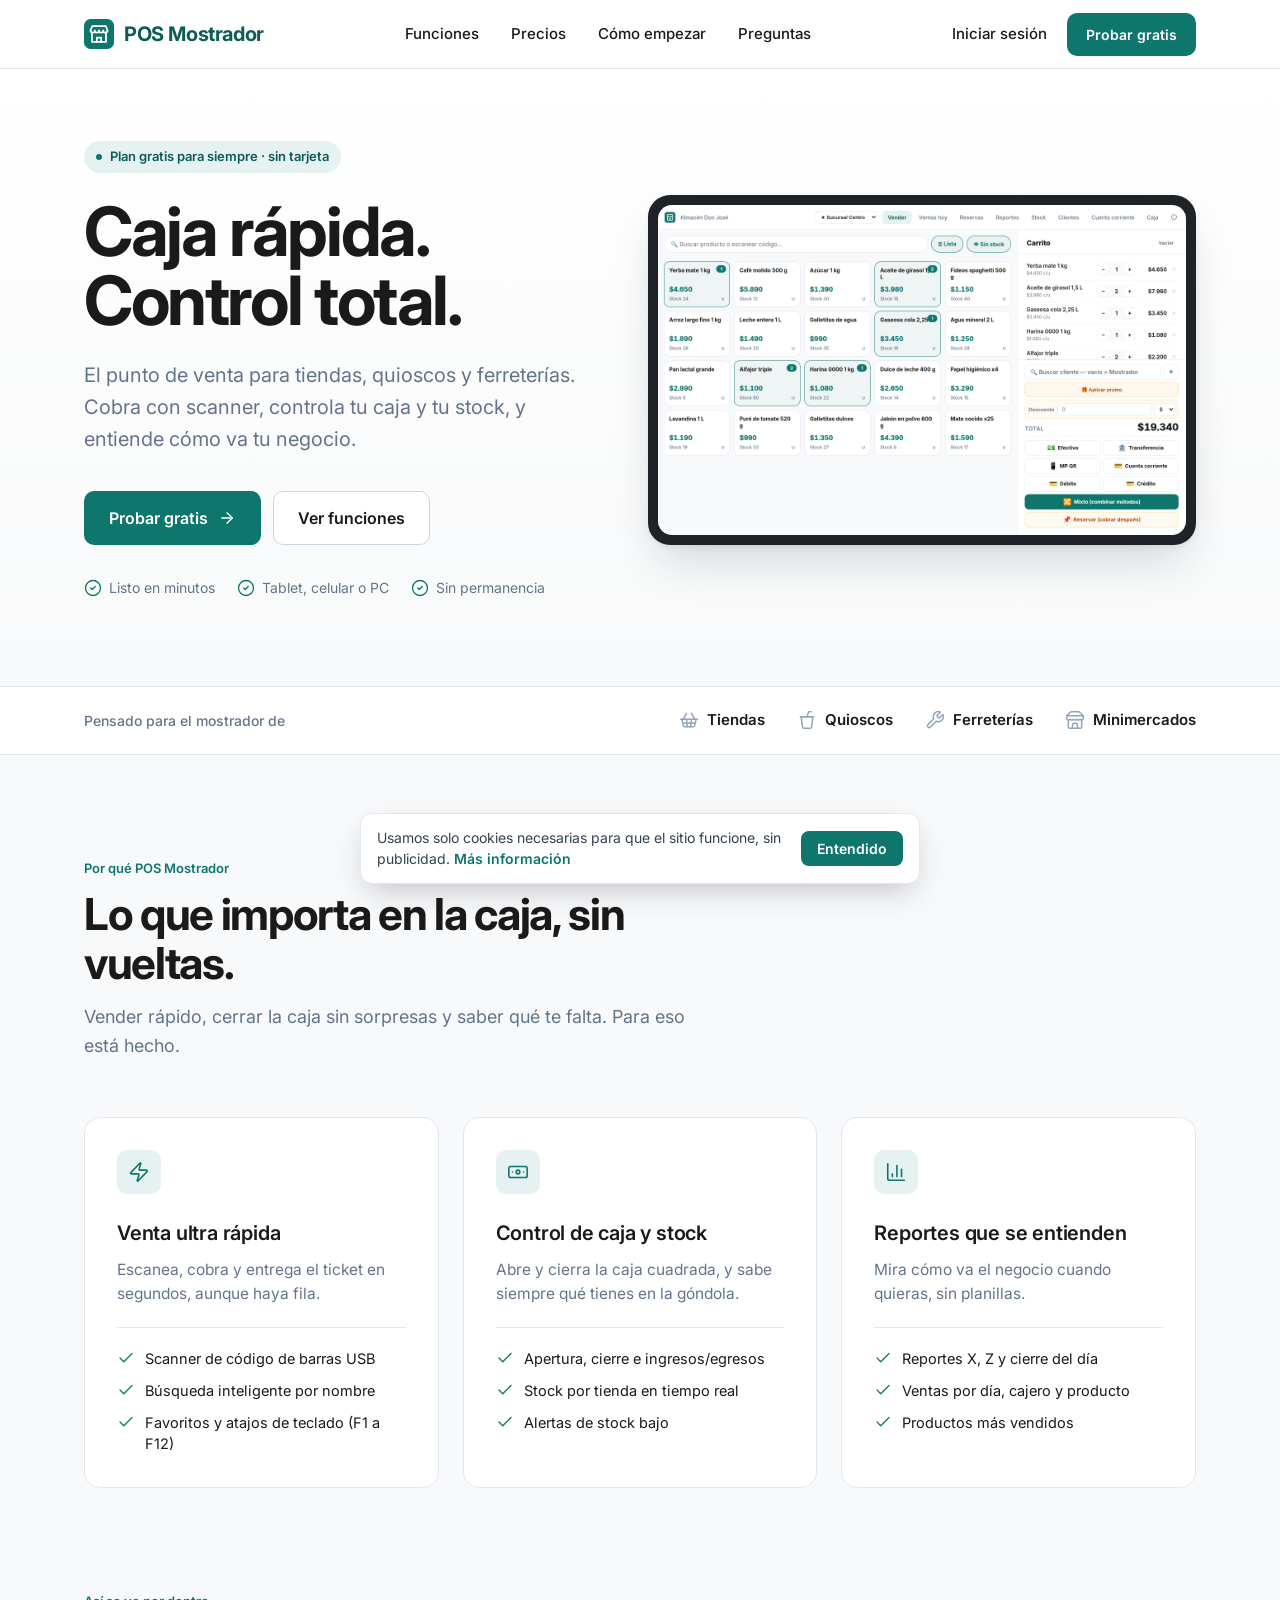
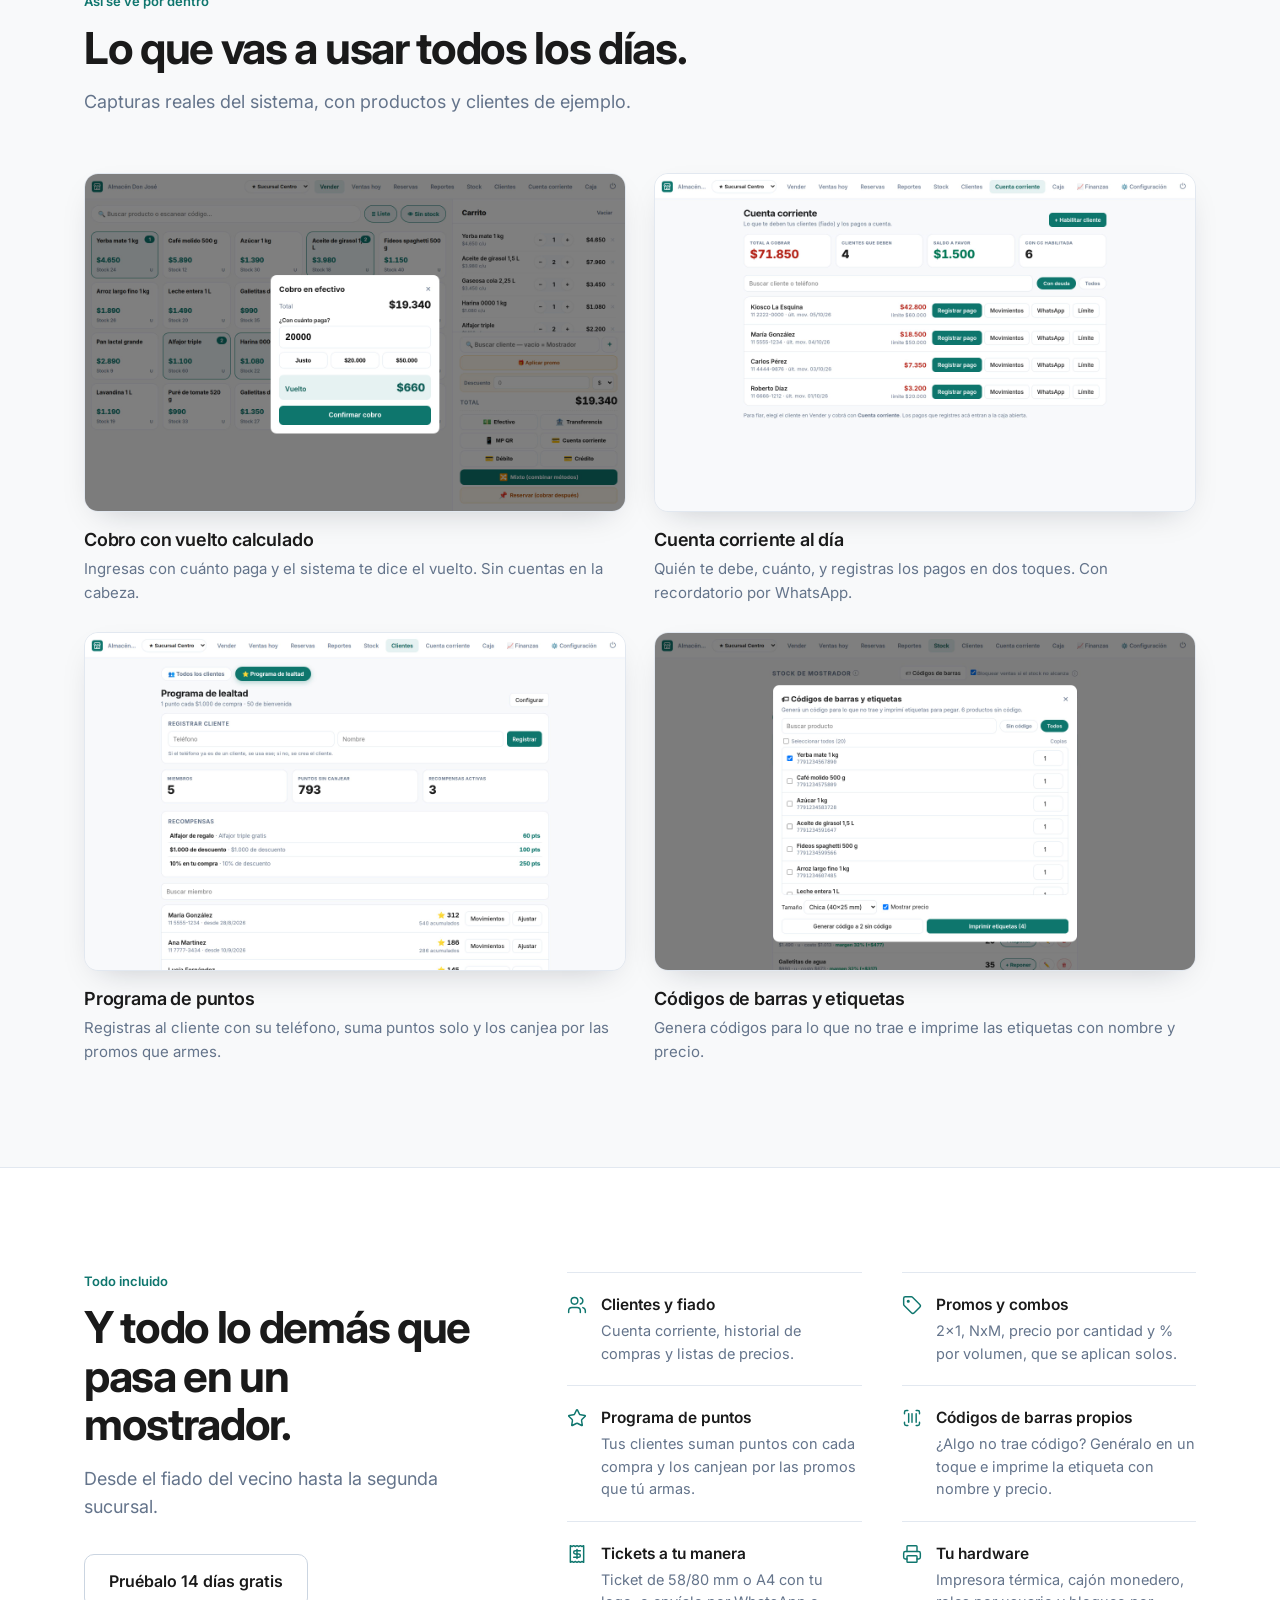
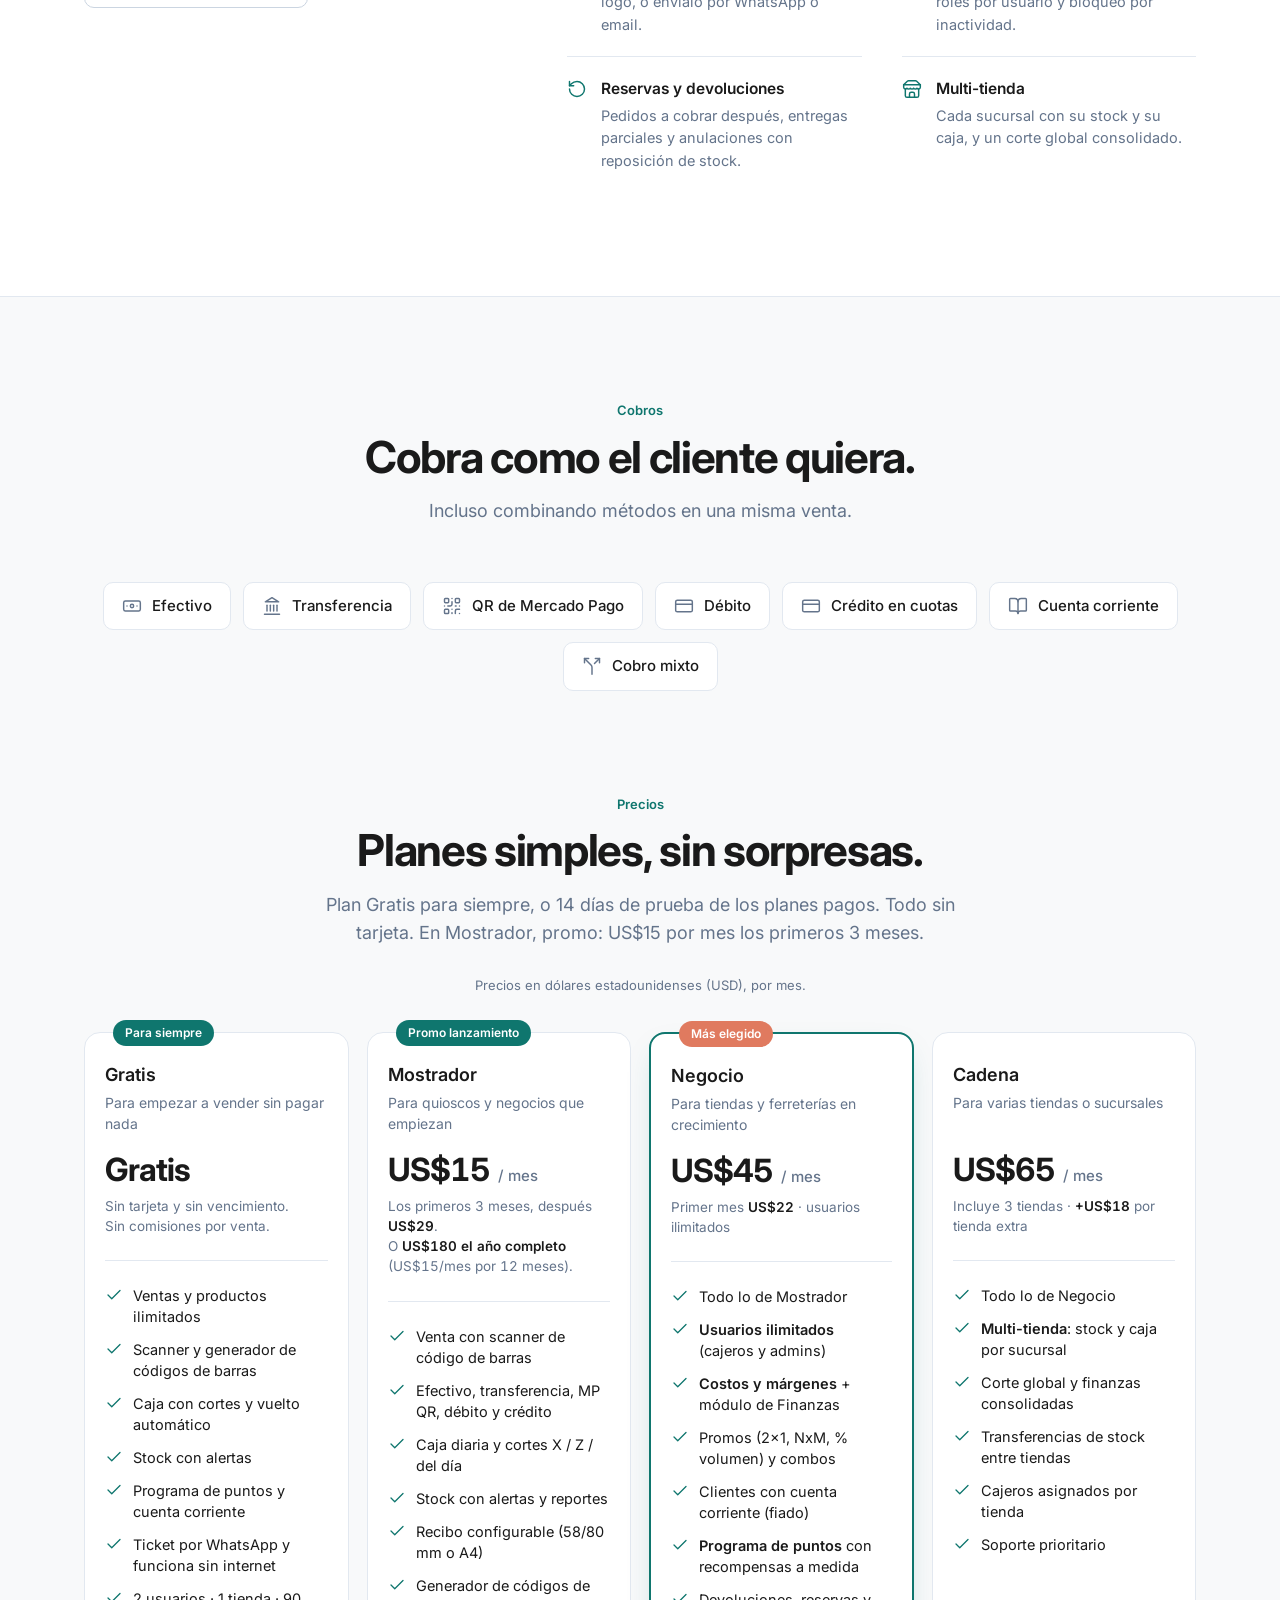
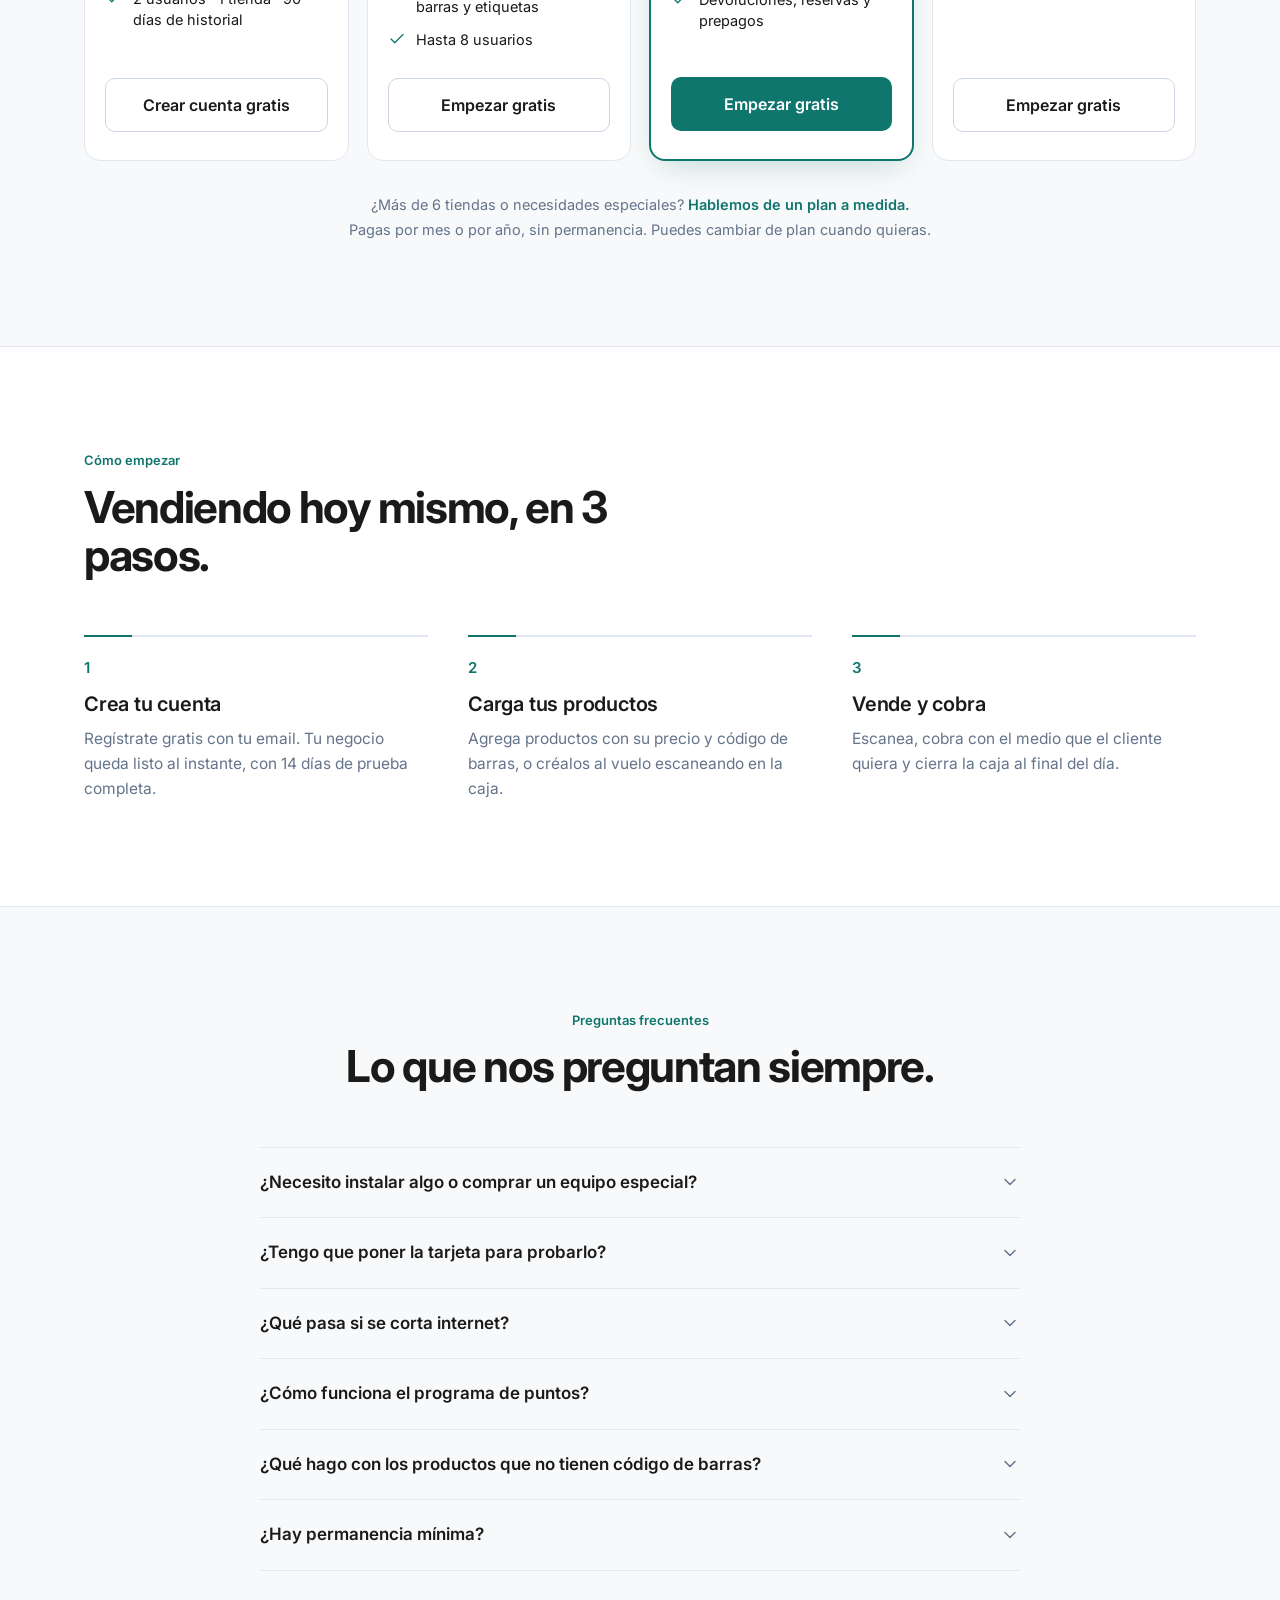
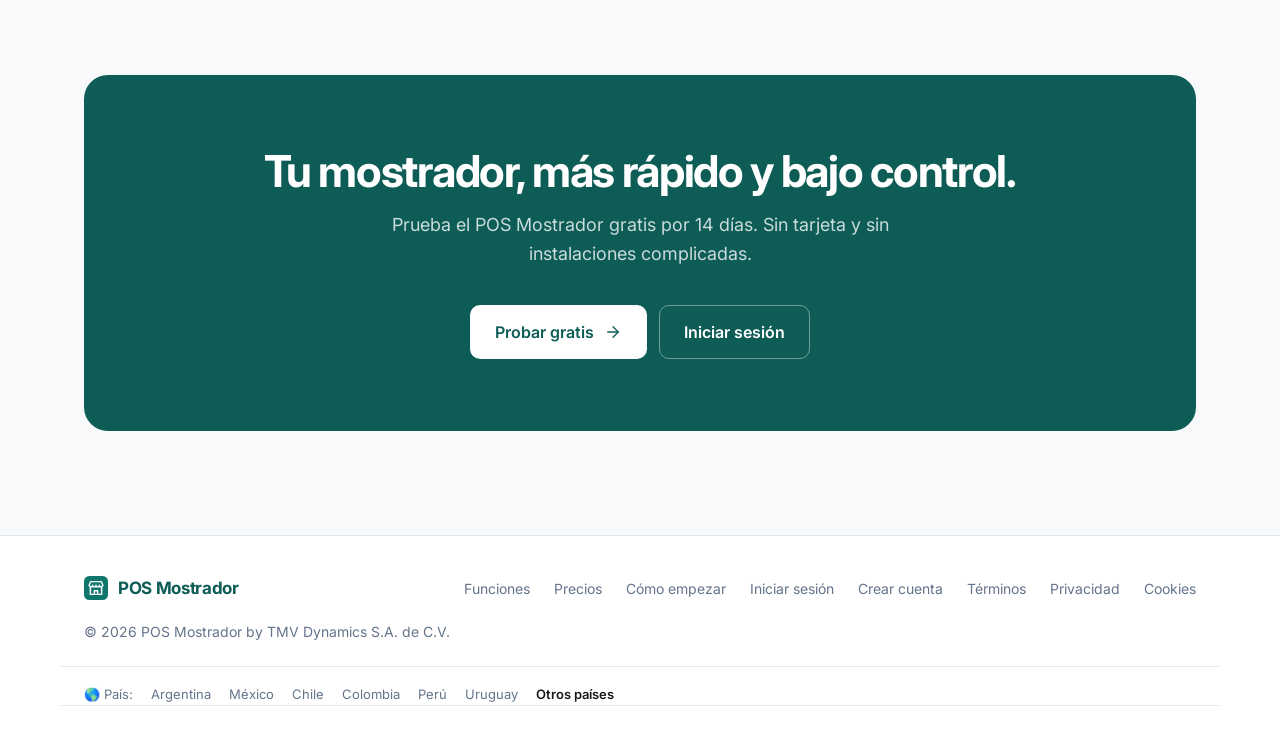
<file: intl/index.html>
<!DOCTYPE html>
<html lang="es" data-pais="OT">
<head>
<meta charset="UTF-8">
<meta name="viewport" content="width=device-width, initial-scale=1.0">
<meta name="theme-color" content="#FFFFFF">
<meta name="color-scheme" content="light">
<meta name="author" content="TMV Dynamics S.A. de C.V.">
<meta name="description" content="POS Mostrador es el punto de venta para tiendas, quioscos, ferreterías y minimercados. Scanner y generador de códigos de barras, caja, stock, reportes y programa de puntos para tus clientes. Plan gratis para siempre, sin tarjeta.">
<meta property="og:title" content="POS Mostrador — Caja rápida. Control total.">
<meta property="og:description" content="El punto de venta para tu tienda, quiosco o ferretería. Scanner, caja, stock, reportes y programa de puntos, todo en uno.">
<title>POS Mostrador — Punto de venta para tiendas, quioscos y ferreterías</title>
<link rel="canonical" href="https://pos.trackmyvend.com/intl/">
<!-- Generado por scripts/generar_landings.py desde index.html: no editar a mano. -->
<!-- hreflang:inicio -->
<link rel="alternate" hreflang="es-AR" href="https://pos.trackmyvend.com/">
<link rel="alternate" hreflang="es-MX" href="https://pos.trackmyvend.com/mx/">
<link rel="alternate" hreflang="es-CL" href="https://pos.trackmyvend.com/cl/">
<link rel="alternate" hreflang="es-CO" href="https://pos.trackmyvend.com/co/">
<link rel="alternate" hreflang="es-PE" href="https://pos.trackmyvend.com/pe/">
<link rel="alternate" hreflang="es-UY" href="https://pos.trackmyvend.com/uy/">
<link rel="alternate" hreflang="es" href="https://pos.trackmyvend.com/intl/">
<link rel="alternate" hreflang="x-default" href="https://pos.trackmyvend.com/">
<!-- hreflang:fin -->
<link rel="icon" type="image/svg+xml" href="../icon.svg">
<link rel="manifest" href="../manifest.webmanifest">
<link rel="preconnect" href="https://fonts.googleapis.com">
<link rel="preconnect" href="https://fonts.gstatic.com" crossorigin>
<link href="https://fonts.googleapis.com/css2?family=Inter:wght@400;500;600;700&display=swap" rel="stylesheet">
<style>
  *{margin:0;padding:0;box-sizing:border-box;-webkit-tap-highlight-color:transparent}
  :root{
    --primary:#0F766E;--primary-dark:#0D5C56;--primary-soft:#E6F2F1;
    --accent:#E07A5F;--accent-soft:#FBEDE8;
    --bg:#F8F9FA;--surface:#FFFFFF;
    --text:#1A1A1A;--text-2:#64748B;--text-3:#94A3B8;
    --success:#10B981;--border:#E2E8F0;
    --radius:12px;
    --shadow-sm:0 1px 2px rgba(16,24,40,.05);
    --shadow-lg:0 24px 48px -12px rgba(16,24,40,.18),0 2px 6px rgba(16,24,40,.06);
  }
  html{scroll-behavior:smooth}
  body{font-family:'Inter',system-ui,sans-serif;background:var(--bg);color:var(--text);-webkit-font-smoothing:antialiased;overflow-x:hidden;line-height:1.5}
  a{color:inherit;text-decoration:none}
  .num{font-variant-numeric:tabular-nums}
  .wrap{max-width:1160px;margin:0 auto;padding:0 24px}
  @media(max-width:600px){.wrap{padding:0 16px}}
  .ic{width:20px;height:20px;fill:none;stroke:currentColor;stroke-width:1.75;stroke-linecap:round;stroke-linejoin:round;flex-shrink:0}

  /* BUTTONS */
  .btn{display:inline-flex;align-items:center;justify-content:center;gap:10px;font-family:inherit;font-weight:600;font-size:16px;border-radius:10px;padding:14px 24px;cursor:pointer;border:1px solid transparent;transition:background .15s,border-color .15s,color .15s;white-space:nowrap}
  .btn .ic{width:18px;height:18px}
  .btn-primary{background:var(--primary);color:#fff}
  .btn-primary:hover{background:var(--primary-dark)}
  .btn-outline{background:var(--surface);color:var(--text);border-color:#CBD5E1}
  .btn-outline:hover{border-color:var(--text-2)}
  .btn-sm{font-size:14px;padding:10px 18px}
  .btn:focus-visible,a:focus-visible,summary:focus-visible{outline:2px solid var(--primary);outline-offset:3px}

  /* NAV */
  nav{position:sticky;top:0;z-index:50;background:rgba(255,255,255,.92);backdrop-filter:saturate(180%) blur(12px);-webkit-backdrop-filter:saturate(180%) blur(12px);border-bottom:1px solid var(--border)}
  .nav-in{display:flex;align-items:center;justify-content:space-between;height:68px;gap:16px}
  .brand{display:flex;align-items:center;gap:10px;font-weight:700;font-size:20px;letter-spacing:-.02em;color:var(--primary-dark);white-space:nowrap}
  @media(max-width:400px){nav .brand{font-size:17px;gap:8px}nav .brand svg{width:26px;height:26px}.nav-right .btn-sm{padding:9px 14px}}
  .brand svg{width:30px;height:30px}
  .nav-links{display:flex;align-items:center;gap:32px;font-size:15px;font-weight:500;color:var(--text)}
  .nav-links a:hover{color:var(--primary)}
  .nav-right{display:flex;align-items:center;gap:20px;font-size:15px;font-weight:500}
  .nav-right .lnk:hover{color:var(--primary)}
  @media(max-width:900px){.nav-links{display:none}}
  @media(max-width:420px){.nav-right .lnk{display:none}}

  /* HERO */
  .hero{background:linear-gradient(180deg,#fff 0%,var(--bg) 100%);padding:72px 0 88px;overflow:hidden}
  .hero-grid{display:grid;grid-template-columns:minmax(0,1fr) minmax(0,1.08fr);gap:56px;align-items:center}
  @media(max-width:980px){.hero-grid{grid-template-columns:1fr;gap:48px}.hero{padding:48px 0 64px}}
  .eyebrow{display:inline-flex;align-items:center;gap:8px;font-size:13px;font-weight:600;color:var(--primary-dark);background:var(--primary-soft);padding:6px 12px;border-radius:999px;margin-bottom:24px}
  .eyebrow .dot{width:6px;height:6px;border-radius:50%;background:var(--primary)}
  h1{font-size:clamp(40px,5.4vw,68px);font-weight:700;line-height:1.02;letter-spacing:-.035em}
  .lead{font-size:clamp(17px,1.6vw,20px);color:var(--text-2);margin-top:24px;max-width:500px;line-height:1.6}
  .cta-row{display:flex;gap:12px;flex-wrap:wrap;margin-top:36px}
  .checks{display:flex;flex-wrap:wrap;gap:10px 22px;margin-top:32px;font-size:14px;color:var(--text-2)}
  .checks span{display:inline-flex;align-items:center;gap:7px}
  .checks .ic{width:18px;height:18px;color:var(--primary)}

  /* CAPTURAS REALES */
  .device{background:#1F2328;border-radius:22px;padding:10px;box-shadow:var(--shadow-lg);max-width:680px;margin-left:auto}
  @media(max-width:980px){.device{margin:0 auto}}
  @media(max-width:600px){.device{border-radius:14px;padding:6px}}
  .screen-img{display:block;width:100%;height:auto;border-radius:14px;background:#fff}
  @media(max-width:600px){.screen-img{border-radius:9px}}
  .shots{display:grid;grid-template-columns:1fr 1fr;gap:28px}
  @media(max-width:820px){.shots{grid-template-columns:1fr}}
  .shot figure{margin:0}
  .shot img{display:block;width:100%;height:auto;border-radius:14px;border:1px solid var(--border);box-shadow:0 12px 32px -16px rgba(16,24,40,.25);background:#fff}
  .shot figcaption{margin-top:14px}
  .shot h3{font-size:18px;font-weight:600;letter-spacing:-.01em}
  .shot p{color:var(--text-2);font-size:15px;margin-top:4px;line-height:1.55}

  /* RUBROS STRIP */
  .rubros{border-top:1px solid var(--border);border-bottom:1px solid var(--border);background:var(--surface)}
  .rubros-in{display:flex;align-items:center;justify-content:space-between;gap:16px 32px;padding-top:22px;padding-bottom:22px;flex-wrap:wrap}
  .rubros-in p{font-size:14px;color:var(--text-2);font-weight:500}
  .rubros-list{display:flex;gap:10px 32px;flex-wrap:wrap;font-weight:600;font-size:15px;color:var(--text)}
  .rubros-list span{display:inline-flex;align-items:center;gap:8px}
  .rubros-list .ic{color:var(--text-3)}

  /* SECTIONS */
  section{padding:104px 0}
  @media(max-width:700px){section{padding:72px 0}}
  .sec-head{max-width:640px;margin-bottom:56px}
  .sec-head.center{text-align:center;margin-left:auto;margin-right:auto}
  .kicker{font-size:13px;font-weight:600;color:var(--primary)}
  h2{font-size:clamp(30px,4vw,44px);font-weight:700;letter-spacing:-.03em;line-height:1.1;margin-top:12px}
  .sec-head p{color:var(--text-2);font-size:18px;margin-top:16px;line-height:1.6}

  /* 3 BENEFITS */
  .benefits{display:grid;grid-template-columns:repeat(3,1fr);gap:24px}
  @media(max-width:880px){.benefits{grid-template-columns:1fr}}
  .benefit{background:var(--surface);border:1px solid var(--border);border-radius:16px;padding:32px}
  .benefit .badge-ic{width:44px;height:44px;border-radius:10px;background:var(--primary-soft);color:var(--primary);display:grid;place-items:center}
  .benefit .badge-ic .ic{width:22px;height:22px}
  .benefit h3{font-size:20px;font-weight:600;letter-spacing:-.01em;margin:24px 0 10px}
  .benefit p{color:var(--text-2);font-size:15.5px;line-height:1.6}
  .benefit ul{list-style:none;margin-top:20px;padding-top:20px;border-top:1px solid var(--border);display:grid;gap:10px}
  .benefit li{display:flex;gap:10px;font-size:14.5px;color:var(--text)}
  .benefit li .ic{width:18px;height:18px;color:var(--primary);margin-top:1px}

  /* ALL FEATURES */
  .all{background:var(--surface);border-top:1px solid var(--border);border-bottom:1px solid var(--border)}
  .all-grid{display:grid;grid-template-columns:minmax(0,.8fr) minmax(0,1.2fr);gap:64px}
  @media(max-width:880px){.all-grid{grid-template-columns:1fr;gap:40px}}
  .all-grid .sec-head{margin-bottom:0}
  .all-grid .sec-head .btn{margin-top:32px}
  .feat-list{display:grid;grid-template-columns:1fr 1fr;gap:0 40px}
  @media(max-width:600px){.feat-list{grid-template-columns:1fr}}
  .feat{display:flex;gap:14px;padding:20px 0;border-top:1px solid var(--border)}
  .feat .ic{color:var(--primary);margin-top:2px}
  .feat h4{font-size:15.5px;font-weight:600}
  .feat p{font-size:14.5px;color:var(--text-2);margin-top:4px;line-height:1.55}

  /* PAYMENTS */
  .pays-row{display:flex;flex-wrap:wrap;gap:12px;justify-content:center}
  .pay{display:inline-flex;align-items:center;gap:10px;background:var(--surface);border:1px solid var(--border);border-radius:10px;padding:12px 18px;font-size:15px;font-weight:500}
  .pay .ic{color:var(--text-2)}

  /* PRICING */
  .price-grid{display:grid;grid-template-columns:repeat(3,1fr);gap:24px;align-items:stretch}
  @media(max-width:920px){.price-grid{grid-template-columns:1fr;max-width:440px;margin:0 auto}}
  .price{background:var(--surface);border:1px solid var(--border);border-radius:16px;padding:32px 28px;display:flex;flex-direction:column;position:relative}
  .price.pop{border:2px solid var(--primary);box-shadow:0 12px 32px -12px rgba(15,118,110,.28)}
  .price-pop{position:absolute;top:-13px;left:28px;background:var(--accent);color:#fff;font-size:12px;font-weight:600;padding:4px 12px;border-radius:999px}
  .price-promo{background:var(--primary)}
  .price[hidden]{display:none}
  .price-grid.con-gratis{grid-template-columns:repeat(4,1fr);gap:18px}
  .price-grid.con-gratis .price{padding:28px 20px}
  .price-grid.con-gratis .price-amt{font-size:32px}
  @media(max-width:1100px){.price-grid.con-gratis{grid-template-columns:repeat(2,1fr);max-width:none}}
  @media(max-width:640px){.price-grid.con-gratis{grid-template-columns:1fr}}
  .pais-moneda{text-align:center;font-size:13px;color:var(--text-2);margin:-28px 0 36px}
  .paises{border-top:1px solid var(--border);margin-top:24px;padding-top:18px;display:flex;flex-wrap:wrap;gap:6px 18px;font-size:13px;color:var(--text-2)}
  .paises a:hover{color:var(--text)}
  .paises a[aria-current]{color:var(--text);font-weight:600}
  .price-name{font-size:18px;font-weight:600}
  .price-for{font-size:14px;color:var(--text-2);margin-top:4px;min-height:42px}
  .price-amt{font-size:40px;font-weight:700;letter-spacing:-.03em;margin-top:20px;line-height:1}
  .price-amt small{font-size:15px;font-weight:500;color:var(--text-2);letter-spacing:0}
  .price-note{font-size:13.5px;color:var(--text-2);margin-top:10px;min-height:40px}
  .price-note b{color:var(--text);font-weight:600}
  .price ul{list-style:none;margin:24px 0 28px;padding-top:24px;border-top:1px solid var(--border);flex:1;display:grid;gap:12px;align-content:start}
  .price li{display:flex;gap:10px;font-size:14.5px;line-height:1.45}
  .price li .ic{width:18px;height:18px;color:var(--primary);margin-top:1px}
  .price li b{font-weight:600}
  .price .btn{width:100%}
  .price-foot{text-align:center;color:var(--text-2);font-size:14.5px;margin-top:32px;line-height:1.7}
  .price-foot a{color:var(--primary);font-weight:600}
  .price-foot a:hover{text-decoration:underline}

  /* STEPS */
  .steps{display:grid;grid-template-columns:repeat(3,1fr);gap:40px;counter-reset:s}
  @media(max-width:820px){.steps{grid-template-columns:1fr;gap:32px}}
  .step{border-top:2px solid var(--border);padding-top:24px;position:relative}
  .step::before{counter-increment:s;content:counter(s);position:absolute;top:-2px;left:0;width:48px;border-top:2px solid var(--primary);padding-top:20px;font-size:15px;font-weight:600;color:var(--primary)}
  .step h3{font-size:20px;font-weight:600;letter-spacing:-.01em;margin-top:28px}
  .step p{color:var(--text-2);font-size:15.5px;margin-top:8px;line-height:1.6}

  /* FAQ */
  .faq{max-width:760px;margin:0 auto}
  .faq details{border-top:1px solid var(--border)}
  .faq details:last-child{border-bottom:1px solid var(--border)}
  .faq summary{list-style:none;cursor:pointer;display:flex;justify-content:space-between;align-items:center;gap:16px;padding:22px 0;font-size:17px;font-weight:600}
  .faq summary::-webkit-details-marker{display:none}
  .faq summary .ic{color:var(--text-2);transition:transform .2s}
  .faq details[open] summary .ic{transform:rotate(180deg)}
  .faq details p{color:var(--text-2);font-size:15.5px;line-height:1.65;padding:0 40px 24px 0}

  /* FINAL CTA */
  .final{background:var(--primary-dark);color:#fff;border-radius:24px;padding:72px 32px;text-align:center}
  .final h2{color:#fff;margin-top:0}
  .final p{color:rgba(255,255,255,.78);font-size:18px;margin:16px auto 0;max-width:520px;line-height:1.6}
  .final .cta-row{justify-content:center}
  .final .btn-primary{background:#fff;color:var(--primary-dark)}
  .final .btn-primary:hover{background:#F1F5F4}
  .final .btn-outline{background:transparent;color:#fff;border-color:rgba(255,255,255,.4)}
  .final .btn-outline:hover{border-color:#fff}
  @media(max-width:600px){.final{padding:56px 20px;border-radius:18px}}

  footer{border-top:1px solid var(--border);padding:40px 0;background:var(--surface)}
  .foot-in{display:flex;justify-content:space-between;align-items:center;gap:20px;flex-wrap:wrap;color:var(--text-2);font-size:14px}
  .foot-in .brand{font-size:17px}
  .foot-in .brand svg{width:24px;height:24px}
  .foot-links{display:flex;gap:24px;flex-wrap:wrap}
  .foot-links a:hover{color:var(--text)}
</style>
</head>
<body>

<!-- Iconos (trazos estilo Lucide) -->
<svg width="0" height="0" style="position:absolute" aria-hidden="true">
  <symbol id="logo" viewBox="0 0 512 512"><rect width="512" height="512" rx="112" fill="#0F766E"/><g fill="none" stroke="#fff" stroke-width="30" stroke-linecap="round" stroke-linejoin="round"><path d="M112 196 L140 120 H372 L400 196"/><path d="M112 196 a36 36 0 0 0 72 0 a36 36 0 0 0 72 0 a36 36 0 0 0 72 0 a36 36 0 0 0 72 0"/><path d="M136 244 V392 H376 V244"/><path d="M220 392 V316 H292 V392"/></g></symbol>
  <symbol id="i-arrow" viewBox="0 0 24 24"><path d="M5 12h14"/><path d="m12 5 7 7-7 7"/></symbol>
  <symbol id="i-check" viewBox="0 0 24 24"><path d="M20 6 9 17l-5-5"/></symbol>
  <symbol id="i-check-circle" viewBox="0 0 24 24"><circle cx="12" cy="12" r="10"/><path d="m9 12 2 2 4-4"/></symbol>
  <symbol id="i-chevron" viewBox="0 0 24 24"><path d="m6 9 6 6 6-6"/></symbol>
  <symbol id="i-search" viewBox="0 0 24 24"><circle cx="11" cy="11" r="8"/><path d="m21 21-4.3-4.3"/></symbol>
  <symbol id="i-scan" viewBox="0 0 24 24"><path d="M3 7V5a2 2 0 0 1 2-2h2"/><path d="M17 3h2a2 2 0 0 1 2 2v2"/><path d="M21 17v2a2 2 0 0 1-2 2h-2"/><path d="M7 21H5a2 2 0 0 1-2-2v-2"/><path d="M8 7v10"/><path d="M12 7v10"/><path d="M17 7v10"/></symbol>
  <symbol id="i-zap" viewBox="0 0 24 24"><path d="M4 14a1 1 0 0 1-.78-1.63l9.9-10.2a.5.5 0 0 1 .86.46l-1.92 6.02A1 1 0 0 0 13 10h7a1 1 0 0 1 .78 1.63l-9.9 10.2a.5.5 0 0 1-.86-.46l1.92-6.02A1 1 0 0 0 11 14z"/></symbol>
  <symbol id="i-cart" viewBox="0 0 24 24"><circle cx="8" cy="21" r="1"/><circle cx="19" cy="21" r="1"/><path d="M2.05 2.05h2l2.66 12.42a2 2 0 0 0 2 1.58h9.78a2 2 0 0 0 1.95-1.57l1.65-7.43H5.12"/></symbol>
  <symbol id="i-box" viewBox="0 0 24 24"><path d="M11 21.73a2 2 0 0 0 2 0l7-4A2 2 0 0 0 21 16V8a2 2 0 0 0-1-1.73l-7-4a2 2 0 0 0-2 0l-7 4A2 2 0 0 0 3 8v8a2 2 0 0 0 1 1.73z"/><path d="M12 22V12"/><path d="m3.3 7 7.7 4.73a2 2 0 0 0 2 0L20.7 7"/></symbol>
  <symbol id="i-users" viewBox="0 0 24 24"><path d="M16 21v-2a4 4 0 0 0-4-4H6a4 4 0 0 0-4 4v2"/><circle cx="9" cy="7" r="4"/><path d="M22 21v-2a4 4 0 0 0-3-3.87"/><path d="M16 3.13a4 4 0 0 1 0 7.75"/></symbol>
  <symbol id="i-cash" viewBox="0 0 24 24"><rect width="20" height="12" x="2" y="6" rx="2"/><circle cx="12" cy="12" r="2"/><path d="M6 12h.01M18 12h.01"/></symbol>
  <symbol id="i-chart" viewBox="0 0 24 24"><path d="M3 3v16a2 2 0 0 0 2 2h16"/><path d="M18 17V9"/><path d="M13 17V5"/><path d="M8 17v-3"/></symbol>
  <symbol id="i-tag" viewBox="0 0 24 24"><path d="M12.59 2.59A2 2 0 0 0 11.17 2H4a2 2 0 0 0-2 2v7.17a2 2 0 0 0 .59 1.42l8.7 8.7a2.43 2.43 0 0 0 3.42 0l6.58-6.58a2.43 2.43 0 0 0 0-3.42z"/><circle cx="7.5" cy="7.5" r="1"/></symbol>
  <symbol id="i-star" viewBox="0 0 24 24"><path d="M11.53 2.3a.53.53 0 0 1 .95 0l2.31 4.68a2.12 2.12 0 0 0 1.6 1.16l5.16.76a.53.53 0 0 1 .3.9l-3.74 3.64a2.12 2.12 0 0 0-.61 1.88l.88 5.14a.53.53 0 0 1-.77.56l-4.62-2.43a2.12 2.12 0 0 0-1.97 0L6.4 21.01a.53.53 0 0 1-.77-.56l.88-5.14a2.12 2.12 0 0 0-.61-1.88L2.16 9.79a.53.53 0 0 1 .3-.9l5.16-.76a2.12 2.12 0 0 0 1.6-1.16z"/></symbol>
  <symbol id="i-receipt" viewBox="0 0 24 24"><path d="M4 2v20l2-1 2 1 2-1 2 1 2-1 2 1 2-1 2 1V2l-2 1-2-1-2 1-2-1-2 1-2-1-2 1Z"/><path d="M16 8h-6a2 2 0 1 0 0 4h4a2 2 0 1 1 0 4H8"/><path d="M12 17.5v-11"/></symbol>
  <symbol id="i-undo" viewBox="0 0 24 24"><path d="M3 12a9 9 0 1 0 9-9 9.75 9.75 0 0 0-6.74 2.74L3 8"/><path d="M3 3v5h5"/></symbol>
  <symbol id="i-store" viewBox="0 0 24 24"><path d="m2 7 4.41-4.41A2 2 0 0 1 7.83 2h8.34a2 2 0 0 1 1.42.59L22 7"/><path d="M4 12v8a2 2 0 0 0 2 2h12a2 2 0 0 0 2-2v-8"/><path d="M15 22v-4a2 2 0 0 0-2-2h-2a2 2 0 0 0-2 2v4"/><path d="M2 7h20"/><path d="M22 7v3a2 2 0 0 1-2 2 2.7 2.7 0 0 1-2-1 2.7 2.7 0 0 1-2 1 2.7 2.7 0 0 1-2-1 2.7 2.7 0 0 1-2 1 2.7 2.7 0 0 1-2-1 2.7 2.7 0 0 1-2 1 2.7 2.7 0 0 1-2-1 2.7 2.7 0 0 1-2 1 2 2 0 0 1-2-2V7"/></symbol>
  <symbol id="i-printer" viewBox="0 0 24 24"><path d="M6 18H4a2 2 0 0 1-2-2v-5a2 2 0 0 1 2-2h16a2 2 0 0 1 2 2v5a2 2 0 0 1-2 2h-2"/><path d="M6 9V3a1 1 0 0 1 1-1h10a1 1 0 0 1 1 1v6"/><rect x="6" y="14" width="12" height="8" rx="1"/></symbol>
  <symbol id="i-card" viewBox="0 0 24 24"><rect width="20" height="14" x="2" y="5" rx="2"/><path d="M2 10h20"/></symbol>
  <symbol id="i-bank" viewBox="0 0 24 24"><path d="M3 22h18"/><path d="M6 18v-7"/><path d="M10 18v-7"/><path d="M14 18v-7"/><path d="M18 18v-7"/><path d="M12 2 20 7H4z"/></symbol>
  <symbol id="i-qr" viewBox="0 0 24 24"><rect width="5" height="5" x="3" y="3" rx="1"/><rect width="5" height="5" x="16" y="3" rx="1"/><rect width="5" height="5" x="3" y="16" rx="1"/><path d="M21 16h-3a2 2 0 0 0-2 2v3"/><path d="M21 21v.01"/><path d="M12 7v3a2 2 0 0 1-2 2H7"/><path d="M3 12h.01"/><path d="M12 3h.01"/><path d="M12 16v.01"/><path d="M16 12h1"/><path d="M21 12v.01"/><path d="M12 21v-1"/></symbol>
  <symbol id="i-book" viewBox="0 0 24 24"><path d="M12 7v14"/><path d="M3 18a1 1 0 0 1-1-1V4a1 1 0 0 1 1-1h5a4 4 0 0 1 4 4 4 4 0 0 1 4-4h5a1 1 0 0 1 1 1v13a1 1 0 0 1-1 1h-6a3 3 0 0 0-3 3 3 3 0 0 0-3-3z"/></symbol>
  <symbol id="i-split" viewBox="0 0 24 24"><path d="M16 3h5v5"/><path d="M8 3H3v5"/><path d="M12 22v-8.3a4 4 0 0 0-1.17-2.87L3 3"/><path d="m15 9 6-6"/></symbol>
  <symbol id="i-trash" viewBox="0 0 24 24"><path d="M3 6h18"/><path d="M19 6v14c0 1-1 2-2 2H7c-1 0-2-1-2-2V6"/><path d="M8 6V4c0-1 1-2 2-2h4c1 0 2 1 2 2v2"/></symbol>
  <symbol id="i-wrench" viewBox="0 0 24 24"><path d="M14.7 6.3a1 1 0 0 0 0 1.4l1.6 1.6a1 1 0 0 0 1.4 0l3.77-3.77a6 6 0 0 1-7.94 7.94l-6.91 6.91a2.12 2.12 0 0 1-3-3l6.91-6.91a6 6 0 0 1 7.94-7.94l-3.76 3.76z"/></symbol>
  <symbol id="i-basket" viewBox="0 0 24 24"><path d="m15 11-1 9"/><path d="m19 11-4-7"/><path d="M2 11h20"/><path d="m3.5 11 1.6 7.4a2 2 0 0 0 2 1.6h9.8a2 2 0 0 0 2-1.6l1.7-7.4"/><path d="M4.5 15.5h15"/><path d="m5 11 4-7"/><path d="m9 11 1 9"/></symbol>
  <symbol id="i-cup" viewBox="0 0 24 24"><path d="M5 8h14l-1.5 12.2a2 2 0 0 1-2 1.8h-7a2 2 0 0 1-2-1.8z"/><path d="M4 8h16"/><path d="M12 8 14 2h3"/></symbol>
</svg>

<nav>
  <div class="wrap nav-in">
    <a class="brand" href="#" aria-label="POS Mostrador — inicio"><svg aria-hidden="true"><use href="#logo"/></svg>POS Mostrador</a>
    <div class="nav-links">
      <a href="#funciones">Funciones</a>
      <a href="#precios">Precios</a>
      <a href="#como">Cómo empezar</a>
      <a href="#faq">Preguntas</a>
    </div>
    <div class="nav-right">
      <a class="lnk" href="../login.html">Iniciar sesión</a>
      <a class="btn btn-primary btn-sm" href="../signup.html?pais=OT">Probar gratis</a>
    </div>
  </div>
</nav>

<header class="hero">
  <div class="wrap hero-grid">
    <div>
      <span class="eyebrow"><span class="dot"></span><span id="eyebrow-txt">Plan gratis para siempre · sin tarjeta</span></span>
      <h1>Caja rápida.<br>Control total.</h1>
      <p class="lead">El punto de venta para tiendas, quioscos y ferreterías. Cobra con scanner, controla tu caja y tu stock, y entiende cómo va tu negocio.</p>
      <div class="cta-row">
        <a class="btn btn-primary" href="../signup.html?pais=OT">Probar gratis <svg class="ic"><use href="#i-arrow"/></svg></a>
        <a class="btn btn-outline" href="#funciones">Ver funciones</a>
      </div>
      <div class="checks">
        <span><svg class="ic"><use href="#i-check-circle"/></svg>Listo en minutos</span>
        <span><svg class="ic"><use href="#i-check-circle"/></svg>Tablet, celular o PC</span>
        <span><svg class="ic"><use href="#i-check-circle"/></svg>Sin permanencia</span>
      </div>
    </div>

    <!-- Captura real de la app (datos de ejemplo) -->
    <div class="device">
      <img class="screen-img" src="../img/app-venta.jpg" width="2560" height="1600" fetchpriority="high"
        alt="Pantalla de venta del POS Mostrador: grilla de productos con precio y stock, y el carrito con el total listo para cobrar">
    </div>
  </div>
</header>

<div class="rubros">
  <div class="wrap rubros-in">
    <p>Pensado para el mostrador de</p>
    <div class="rubros-list">
      <span><svg class="ic"><use href="#i-basket"/></svg>Tiendas</span>
      <span><svg class="ic"><use href="#i-cup"/></svg>Quioscos</span>
      <span><svg class="ic"><use href="#i-wrench"/></svg>Ferreterías</span>
      <span><svg class="ic"><use href="#i-store"/></svg>Minimercados</span>
    </div>
  </div>
</div>

<section id="funciones">
  <div class="wrap">
    <div class="sec-head">
      <div class="kicker">Por qué POS Mostrador</div>
      <h2>Lo que importa en la caja, sin vueltas.</h2>
      <p>Vender rápido, cerrar la caja sin sorpresas y saber qué te falta. Para eso está hecho.</p>
    </div>

    <div class="benefits">
      <div class="benefit">
        <div class="badge-ic"><svg class="ic"><use href="#i-zap"/></svg></div>
        <h3>Venta ultra rápida</h3>
        <p>Escanea, cobra y entrega el ticket en segundos, aunque haya fila.</p>
        <ul>
          <li><svg class="ic"><use href="#i-check"/></svg>Scanner de código de barras USB</li>
          <li><svg class="ic"><use href="#i-check"/></svg>Búsqueda inteligente por nombre</li>
          <li><svg class="ic"><use href="#i-check"/></svg>Favoritos y atajos de teclado (F1 a F12)</li>
        </ul>
      </div>
      <div class="benefit">
        <div class="badge-ic"><svg class="ic"><use href="#i-cash"/></svg></div>
        <h3>Control de caja y stock</h3>
        <p>Abre y cierra la caja cuadrada, y sabe siempre qué tienes en la góndola.</p>
        <ul>
          <li><svg class="ic"><use href="#i-check"/></svg>Apertura, cierre e ingresos/egresos</li>
          <li><svg class="ic"><use href="#i-check"/></svg>Stock por tienda en tiempo real</li>
          <li><svg class="ic"><use href="#i-check"/></svg>Alertas de stock bajo</li>
        </ul>
      </div>
      <div class="benefit">
        <div class="badge-ic"><svg class="ic"><use href="#i-chart"/></svg></div>
        <h3>Reportes que se entienden</h3>
        <p>Mira cómo va el negocio cuando quieras, sin planillas.</p>
        <ul>
          <li><svg class="ic"><use href="#i-check"/></svg>Reportes X, Z y cierre del día</li>
          <li><svg class="ic"><use href="#i-check"/></svg>Ventas por día, cajero y producto</li>
          <li><svg class="ic"><use href="#i-check"/></svg>Productos más vendidos</li>
        </ul>
      </div>
    </div>
  </div>
</section>

<section id="capturas" style="padding-top:0">
  <div class="wrap">
    <div class="sec-head">
      <div class="kicker">Así se ve por dentro</div>
      <h2>Lo que vas a usar todos los días.</h2>
      <p>Capturas reales del sistema, con productos y clientes de ejemplo.</p>
    </div>
    <div class="shots">
      <div class="shot"><figure>
        <img src="../img/app-vuelto.jpg" width="2560" height="1600" loading="lazy" alt="Cobro en efectivo: el cliente paga con $20.000 y el sistema muestra el vuelto de $660">
        <figcaption><h3>Cobro con vuelto calculado</h3><p>Ingresas con cuánto paga y el sistema te dice el vuelto. Sin cuentas en la cabeza.</p></figcaption>
      </figure></div>
      <div class="shot"><figure>
        <img src="../img/app-cuenta-corriente.jpg" width="2560" height="1600" loading="lazy" alt="Cuenta corriente: total a cobrar, clientes que deben y botón para registrar pagos">
        <figcaption><h3>Cuenta corriente al día</h3><p>Quién te debe, cuánto, y registras los pagos en dos toques. Con recordatorio por WhatsApp.</p></figcaption>
      </figure></div>
      <div class="shot"><figure>
        <img src="../img/app-lealtad.jpg" width="2560" height="1600" loading="lazy" alt="Programa de lealtad: registro por teléfono, miembros con sus puntos y recompensas">
        <figcaption><h3>Programa de puntos</h3><p>Registras al cliente con su teléfono, suma puntos solo y los canjea por las promos que armes.</p></figcaption>
      </figure></div>
      <div class="shot"><figure>
        <img src="../img/app-codigos.jpg" width="2560" height="1600" loading="lazy" alt="Generador de códigos de barras: lista de productos para generar códigos e imprimir etiquetas">
        <figcaption><h3>Códigos de barras y etiquetas</h3><p>Genera códigos para lo que no trae e imprime las etiquetas con nombre y precio.</p></figcaption>
      </figure></div>
    </div>
  </div>
</section>

<section class="all">
  <div class="wrap all-grid">
    <div class="sec-head">
      <div class="kicker">Todo incluido</div>
      <h2>Y todo lo demás que pasa en un mostrador.</h2>
      <p>Desde el fiado del vecino hasta la segunda sucursal.</p>
      <a class="btn btn-outline" href="../signup.html?pais=OT">Pruébalo 14 días gratis</a>
    </div>
    <div class="feat-list">
      <div class="feat"><svg class="ic"><use href="#i-users"/></svg><div><h4>Clientes y fiado</h4><p>Cuenta corriente, historial de compras y listas de precios.</p></div></div>
      <div class="feat"><svg class="ic"><use href="#i-tag"/></svg><div><h4>Promos y combos</h4><p>2x1, NxM, precio por cantidad y % por volumen, que se aplican solos.</p></div></div>
      <div class="feat"><svg class="ic"><use href="#i-star"/></svg><div><h4>Programa de puntos</h4><p>Tus clientes suman puntos con cada compra y los canjean por las promos que tú armas.</p></div></div>
      <div class="feat"><svg class="ic"><use href="#i-scan"/></svg><div><h4>Códigos de barras propios</h4><p>¿Algo no trae código? Genéralo en un toque e imprime la etiqueta con nombre y precio.</p></div></div>
      <div class="feat"><svg class="ic"><use href="#i-receipt"/></svg><div><h4>Tickets a tu manera</h4><p>Ticket de 58/80 mm o A4 con tu logo, o envíalo por WhatsApp o email.</p></div></div>
      <div class="feat"><svg class="ic"><use href="#i-printer"/></svg><div><h4>Tu hardware</h4><p>Impresora térmica, cajón monedero, roles por usuario y bloqueo por inactividad.</p></div></div>
      <div class="feat"><svg class="ic"><use href="#i-undo"/></svg><div><h4>Reservas y devoluciones</h4><p>Pedidos a cobrar después, entregas parciales y anulaciones con reposición de stock.</p></div></div>
      <div class="feat"><svg class="ic"><use href="#i-store"/></svg><div><h4>Multi-tienda</h4><p>Cada sucursal con su stock y su caja, y un corte global consolidado.</p></div></div>
    </div>
  </div>
</section>

<section>
  <div class="wrap">
    <div class="sec-head center">
      <div class="kicker">Cobros</div>
      <h2>Cobra como el cliente quiera.</h2>
      <p>Incluso combinando métodos en una misma venta.</p>
    </div>
    <div class="pays-row">
      <div class="pay"><svg class="ic"><use href="#i-cash"/></svg>Efectivo</div>
      <div class="pay"><svg class="ic"><use href="#i-bank"/></svg>Transferencia</div>
      <div class="pay"><svg class="ic"><use href="#i-qr"/></svg>QR de Mercado Pago</div>
      <div class="pay"><svg class="ic"><use href="#i-card"/></svg>Débito</div>
      <div class="pay"><svg class="ic"><use href="#i-card"/></svg>Crédito en cuotas</div>
      <div class="pay"><svg class="ic"><use href="#i-book"/></svg>Cuenta corriente</div>
      <div class="pay"><svg class="ic"><use href="#i-split"/></svg>Cobro mixto</div>
    </div>
  </div>
</section>

<section id="precios" style="padding-top:0">
  <div class="wrap">
    <div class="sec-head center">
      <div class="kicker">Precios</div>
      <h2>Planes simples, sin sorpresas.</h2>
      <p data-pp-texto>Plan Gratis para siempre, o 14 días de prueba de los planes pagos. Todo sin tarjeta. En Mostrador, promo: <span data-pp="intro">US$15</span> por mes los primeros 3 meses.</p>
    </div>

    <p class="pais-moneda" data-pp="moneda">Precios en dólares estadounidenses (USD), por mes.</p>

    <div class="price-grid con-gratis">
      <div class="price" id="price-gratis">
        <div class="price-pop price-promo">Para siempre</div>
        <div class="price-name">Gratis</div>
        <div class="price-for">Para empezar a vender sin pagar nada</div>
        <div class="price-amt num">Gratis</div>
        <div class="price-note num">Sin tarjeta y sin vencimiento.<br>Sin comisiones por venta.</div>
        <ul>
          <li><svg class="ic"><use href="#i-check"/></svg>Ventas y productos ilimitados</li>
          <li><svg class="ic"><use href="#i-check"/></svg>Scanner y generador de códigos de barras</li>
          <li><svg class="ic"><use href="#i-check"/></svg>Caja con cortes y vuelto automático</li>
          <li><svg class="ic"><use href="#i-check"/></svg>Stock con alertas</li>
          <li><svg class="ic"><use href="#i-check"/></svg>Programa de puntos y cuenta corriente</li>
          <li><svg class="ic"><use href="#i-check"/></svg>Ticket por WhatsApp y funciona sin internet</li>
          <li><svg class="ic"><use href="#i-check"/></svg>2 usuarios · 1 tienda · 90 días de historial</li>
        </ul>
        <a class="btn btn-outline" href="../signup.html?plan=gratis&amp;pais=OT">Crear cuenta gratis</a>
      </div>

      <div class="price">
        <div class="price-pop price-promo">Promo lanzamiento</div>
        <div class="price-name">Mostrador</div>
        <div class="price-for">Para quioscos y negocios que empiezan</div>
        <div class="price-amt num"><span data-pp="mostrador-promo">US$15</span> <small>/ mes</small></div>
        <div class="price-note num">Los primeros 3 meses, después <b data-pp="mostrador-mensual">US$29</b>.<br>O <b data-pp="mostrador-anual">US$180</b> <b>el año completo</b> (<span data-pp="mostrador-promo2">US$15</span>/mes por 12 meses).</div>
        <ul>
          <li><svg class="ic"><use href="#i-check"/></svg>Venta con scanner de código de barras</li>
          <li><svg class="ic"><use href="#i-check"/></svg>Efectivo, transferencia, MP QR, débito y crédito</li>
          <li><svg class="ic"><use href="#i-check"/></svg>Caja diaria y cortes X / Z / del día</li>
          <li><svg class="ic"><use href="#i-check"/></svg>Stock con alertas y reportes</li>
          <li><svg class="ic"><use href="#i-check"/></svg>Recibo configurable (58/80 mm o A4)</li>
          <li><svg class="ic"><use href="#i-check"/></svg>Generador de códigos de barras y etiquetas</li>
          <li><svg class="ic"><use href="#i-check"/></svg>Hasta 8 usuarios</li>
        </ul>
        <a class="btn btn-outline" href="../signup.html?plan=mostrador&amp;pais=OT">Empezar gratis</a>
      </div>

      <div class="price pop">
        <div class="price-pop">Más elegido</div>
        <div class="price-name">Negocio</div>
        <div class="price-for">Para tiendas y ferreterías en crecimiento</div>
        <div class="price-amt num"><span data-pp="negocio-mensual">US$45</span> <small>/ mes</small></div>
        <div class="price-note num">Primer mes <b data-pp="negocio-primer">US$22</b> · usuarios ilimitados</div>
        <ul>
          <li><svg class="ic"><use href="#i-check"/></svg>Todo lo de Mostrador</li>
          <li><svg class="ic"><use href="#i-check"/></svg><span><b>Usuarios ilimitados</b> (cajeros y admins)</span></li>
          <li><svg class="ic"><use href="#i-check"/></svg><span><b>Costos y márgenes</b> + módulo de Finanzas</span></li>
          <li><svg class="ic"><use href="#i-check"/></svg>Promos (2x1, NxM, % volumen) y combos</li>
          <li><svg class="ic"><use href="#i-check"/></svg>Clientes con cuenta corriente (fiado)</li>
          <li><svg class="ic"><use href="#i-check"/></svg><span><b>Programa de puntos</b> con recompensas a medida</span></li>
          <li><svg class="ic"><use href="#i-check"/></svg>Devoluciones, reservas y prepagos</li>
        </ul>
        <a class="btn btn-primary" href="../signup.html?plan=negocio&amp;pais=OT">Empezar gratis</a>
      </div>

      <div class="price">
        <div class="price-name">Cadena</div>
        <div class="price-for">Para varias tiendas o sucursales</div>
        <div class="price-amt num"><span data-pp="cadena-mensual">US$65</span> <small>/ mes</small></div>
        <div class="price-note num">Incluye 3 tiendas · <b>+<span data-pp="cadena-extra">US$18</span></b> por tienda extra</div>
        <ul>
          <li><svg class="ic"><use href="#i-check"/></svg>Todo lo de Negocio</li>
          <li><svg class="ic"><use href="#i-check"/></svg><span><b>Multi-tienda</b>: stock y caja por sucursal</span></li>
          <li><svg class="ic"><use href="#i-check"/></svg>Corte global y finanzas consolidadas</li>
          <li><svg class="ic"><use href="#i-check"/></svg>Transferencias de stock entre tiendas</li>
          <li><svg class="ic"><use href="#i-check"/></svg>Cajeros asignados por tienda</li>
          <li><svg class="ic"><use href="#i-check"/></svg>Soporte prioritario</li>
        </ul>
        <a class="btn btn-outline" href="../signup.html?plan=cadena&amp;pais=OT">Empezar gratis</a>
      </div>
    </div>

    <div class="price-foot">
      ¿Más de 6 tiendas o necesidades especiales? <a href="../signup.html?pais=OT">Hablemos de un plan a medida.</a><br>
      Pagas por mes o por año, sin permanencia. Puedes cambiar de plan cuando quieras.
    </div>
  </div>
</section>

<section id="como" class="all">
  <div class="wrap">
    <div class="sec-head">
      <div class="kicker">Cómo empezar</div>
      <h2>Vendiendo hoy mismo, en 3 pasos.</h2>
    </div>
    <div class="steps">
      <div class="step">
        <h3>Crea tu cuenta</h3>
        <p>Regístrate gratis con tu email. Tu negocio queda listo al instante, con 14 días de prueba completa.</p>
      </div>
      <div class="step">
        <h3>Carga tus productos</h3>
        <p>Agrega productos con su precio y código de barras, o créalos al vuelo escaneando en la caja.</p>
      </div>
      <div class="step">
        <h3>Vende y cobra</h3>
        <p>Escanea, cobra con el medio que el cliente quiera y cierra la caja al final del día.</p>
      </div>
    </div>
  </div>
</section>

<section id="faq">
  <div class="wrap">
    <div class="sec-head center">
      <div class="kicker">Preguntas frecuentes</div>
      <h2>Lo que nos preguntan siempre.</h2>
    </div>
    <div class="faq">
      <details>
        <summary>¿Necesito instalar algo o comprar un equipo especial?<svg class="ic"><use href="#i-chevron"/></svg></summary>
        <p>No. El POS Mostrador funciona desde el navegador de una tablet, celular o computadora, y se puede instalar como app. Si ya tienes scanner USB o impresora térmica, los puedes usar.</p>
      </details>
      <details>
        <summary>¿Tengo que poner la tarjeta para probarlo?<svg class="ic"><use href="#i-chevron"/></svg></summary>
        <p>No. El plan Gratis es para siempre y sin tarjeta. Los planes pagos tienen 14 días de prueba completa: si al terminar no pagas, sigues en Gratis.</p>
      </details>
      <details>
        <summary>¿Qué pasa si se corta internet?<svg class="ic"><use href="#i-chevron"/></svg></summary>
        <p>La app queda guardada en el dispositivo y tolera cortes cortos de red. Para sincronizar ventas, stock y caja necesita conexión.</p>
      </details>
      <details>
        <summary>¿Cómo funciona el programa de puntos?<svg class="ic"><use href="#i-chevron"/></svg></summary>
        <p>Registras al cliente con su nombre y teléfono, y suma puntos con cada compra (tú eliges cada cuántos pesos). Los canjea en la caja por las recompensas que armes: un descuento, un porcentaje o un producto gratis.</p>
      </details>
      <details>
        <summary>¿Qué hago con los productos que no tienen código de barras?<svg class="ic"><use href="#i-chevron"/></svg></summary>
        <p>Les generas un código propio desde el sistema e imprimes las etiquetas para pegarles. Después los escaneas como cualquier otro producto.</p>
      </details>
      <details>
        <summary>¿Hay permanencia mínima?<svg class="ic"><use href="#i-chevron"/></svg></summary>
        <p>No. Pagas mes a mes y puedes cambiar de plan o darte de baja cuando quieras.</p>
      </details>
    </div>
  </div>
</section>

<section style="padding-top:0">
  <div class="wrap">
    <div class="final">
      <h2>Tu mostrador, más rápido y bajo control.</h2>
      <p>Prueba el POS Mostrador gratis por 14 días. Sin tarjeta y sin instalaciones complicadas.</p>
      <div class="cta-row">
        <a class="btn btn-primary" href="../signup.html?pais=OT">Probar gratis <svg class="ic"><use href="#i-arrow"/></svg></a>
        <a class="btn btn-outline" href="../login.html">Iniciar sesión</a>
      </div>
    </div>
  </div>
</section>

<footer>
  <div class="wrap foot-in">
    <a class="brand" href="#"><svg aria-hidden="true"><use href="#logo"/></svg>POS Mostrador</a>
    <div class="foot-links">
      <a href="#funciones">Funciones</a>
      <a href="#precios">Precios</a>
      <a href="#como">Cómo empezar</a>
      <a href="../login.html">Iniciar sesión</a>
      <a href="../signup.html?pais=OT">Crear cuenta</a>
      <a href="../terminos.html">Términos</a>
      <a href="../privacidad.html">Privacidad</a>
      <a href="../cookies.html">Cookies</a>
    </div>
    <div>© <span id="year"></span> POS Mostrador by TMV Dynamics S.A.&nbsp;de&nbsp;C.V.</div>
  </div>
  <nav class="wrap paises" aria-label="Otros países">
    <span>🌎 País:</span>
    <a href="../?pais=AR" data-pais-link="AR">Argentina</a>
    <a href="../mx/" data-pais-link="MX">México</a>
    <a href="../cl/" data-pais-link="CL">Chile</a>
    <a href="../co/" data-pais-link="CO">Colombia</a>
    <a href="../pe/" data-pais-link="PE">Perú</a>
    <a href="../uy/" data-pais-link="UY">Uruguay</a>
    <a href="../intl/" data-pais-link="OT" aria-current="page">Otros países</a>
  </nav>
</footer>

<script src="../js/pais.js?v=3"></script>
<script src="../js/aviso-cookies.js"></script>
<script>
  document.getElementById('year').textContent = new Date().getFullYear();

  // Cada país tiene su propia landing (generadas con scripts/generar_landings.py).
  // Esta es la de Argentina: si el visitante es de otro país, lo lleva a la suya.
  (function () {
    const P = window.PosPais;
    if (!P) return;
    const pais = document.documentElement.dataset.pais || 'AR';
    const params = new URLSearchParams(location.search);
    if (pais === 'AR') {
      if (params.get('pais') === 'AR') P.guardar('AR');
      else {
        const det = P.detectarPais();
        const dir = { MX: 'mx/', CL: 'cl/', CO: 'co/', PE: 'pe/', UY: 'uy/', OT: 'intl/' }[det];
        if (dir) { location.replace(dir + location.hash); return; }
      }
    } else {
      P.guardar(pais);
    }
    // Los precios ya vienen en la página; se refrescan desde la base por si cambiaron.
    P.precios(pais).then(pr => {
      const f = n => P.fmt(n, P.PAISES[pais].moneda);
      const set = (k, v) => { if (v == null) return; document.querySelectorAll('[data-pp="' + k + '"]').forEach(el => { el.textContent = f(v); }); };
      const m = pr.mostrador || {}, n = pr.negocio || {}, c = pr.cadena || {};
      set('intro', m.precio_promo); set('mostrador-promo', m.precio_promo); set('mostrador-promo2', m.precio_promo);
      set('mostrador-mensual', m.precio_mensual); set('mostrador-anual', m.precio_anual);
      set('negocio-mensual', n.precio_mensual); set('negocio-primer', n.precio_primer_mes);
      set('cadena-mensual', c.precio_mensual); set('cadena-extra', c.precio_tienda_extra);
    });
  })();
</script>
</body>
</html>
</file>
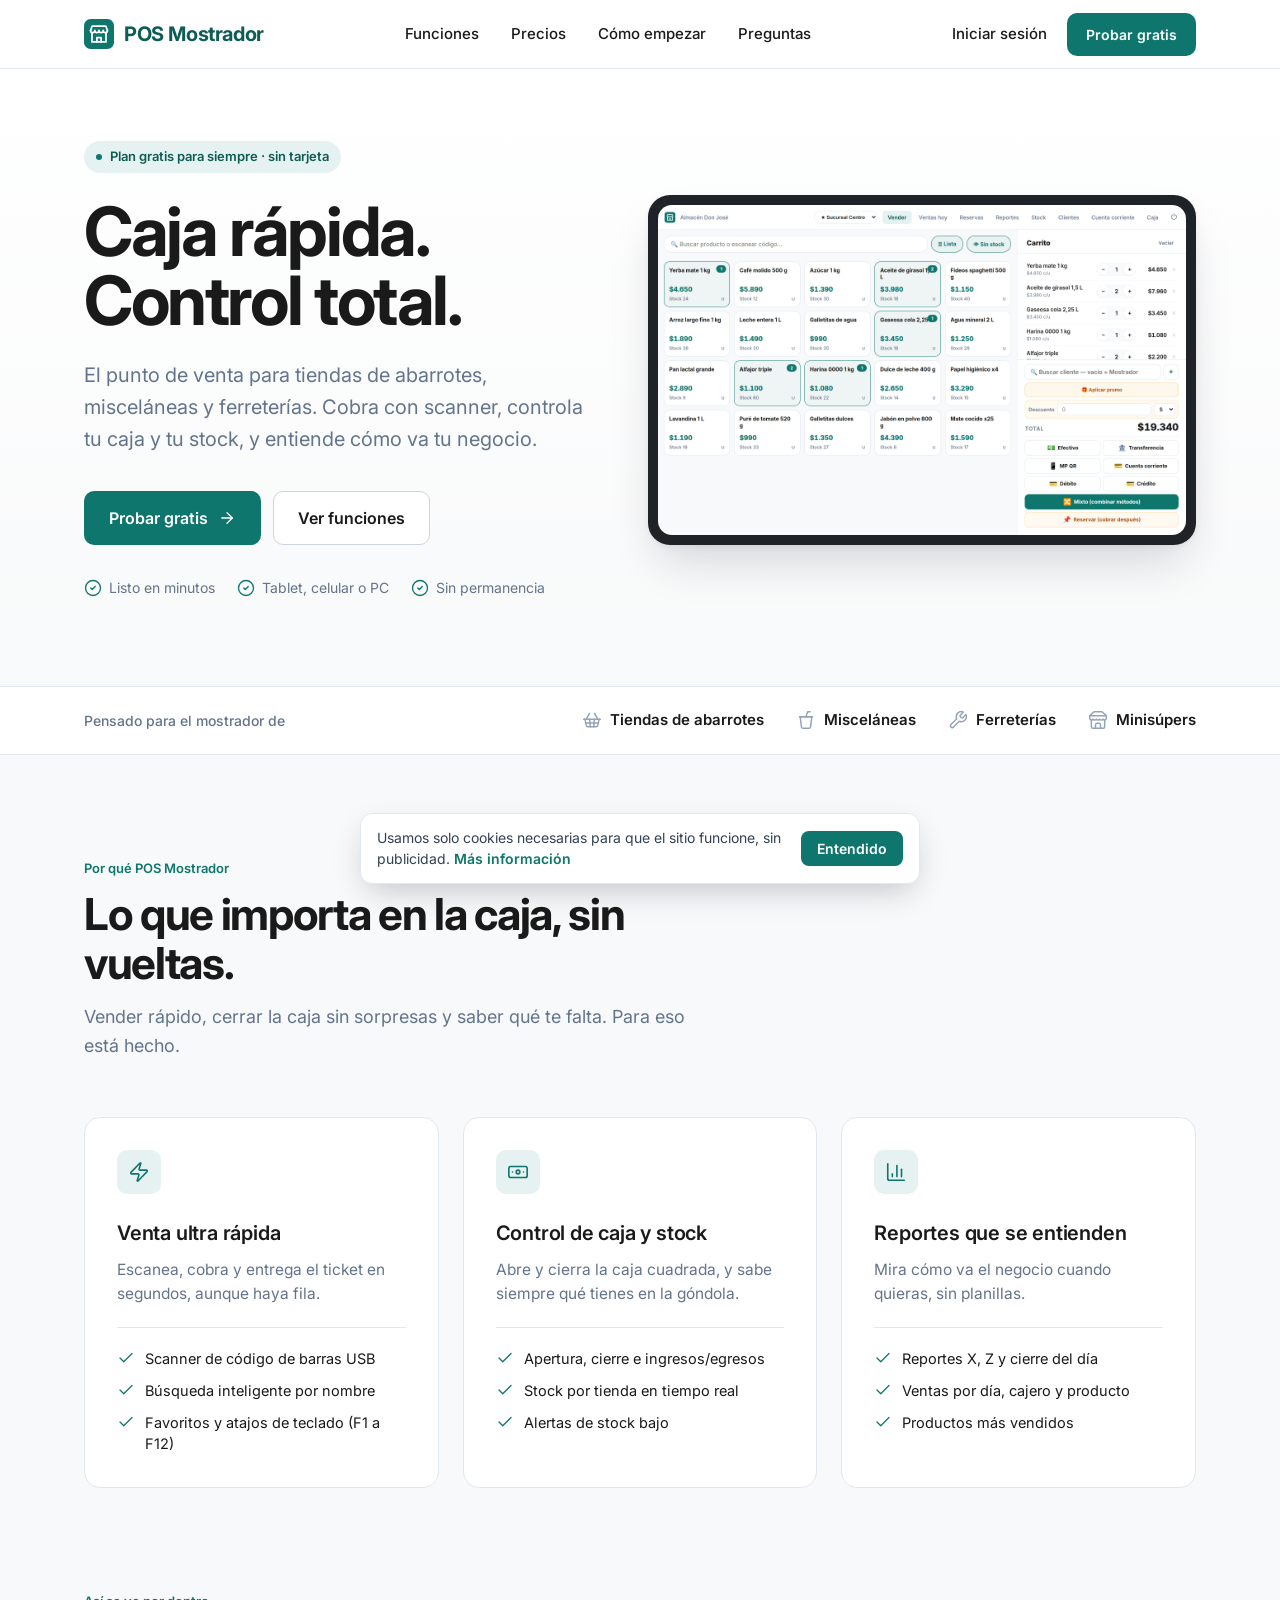
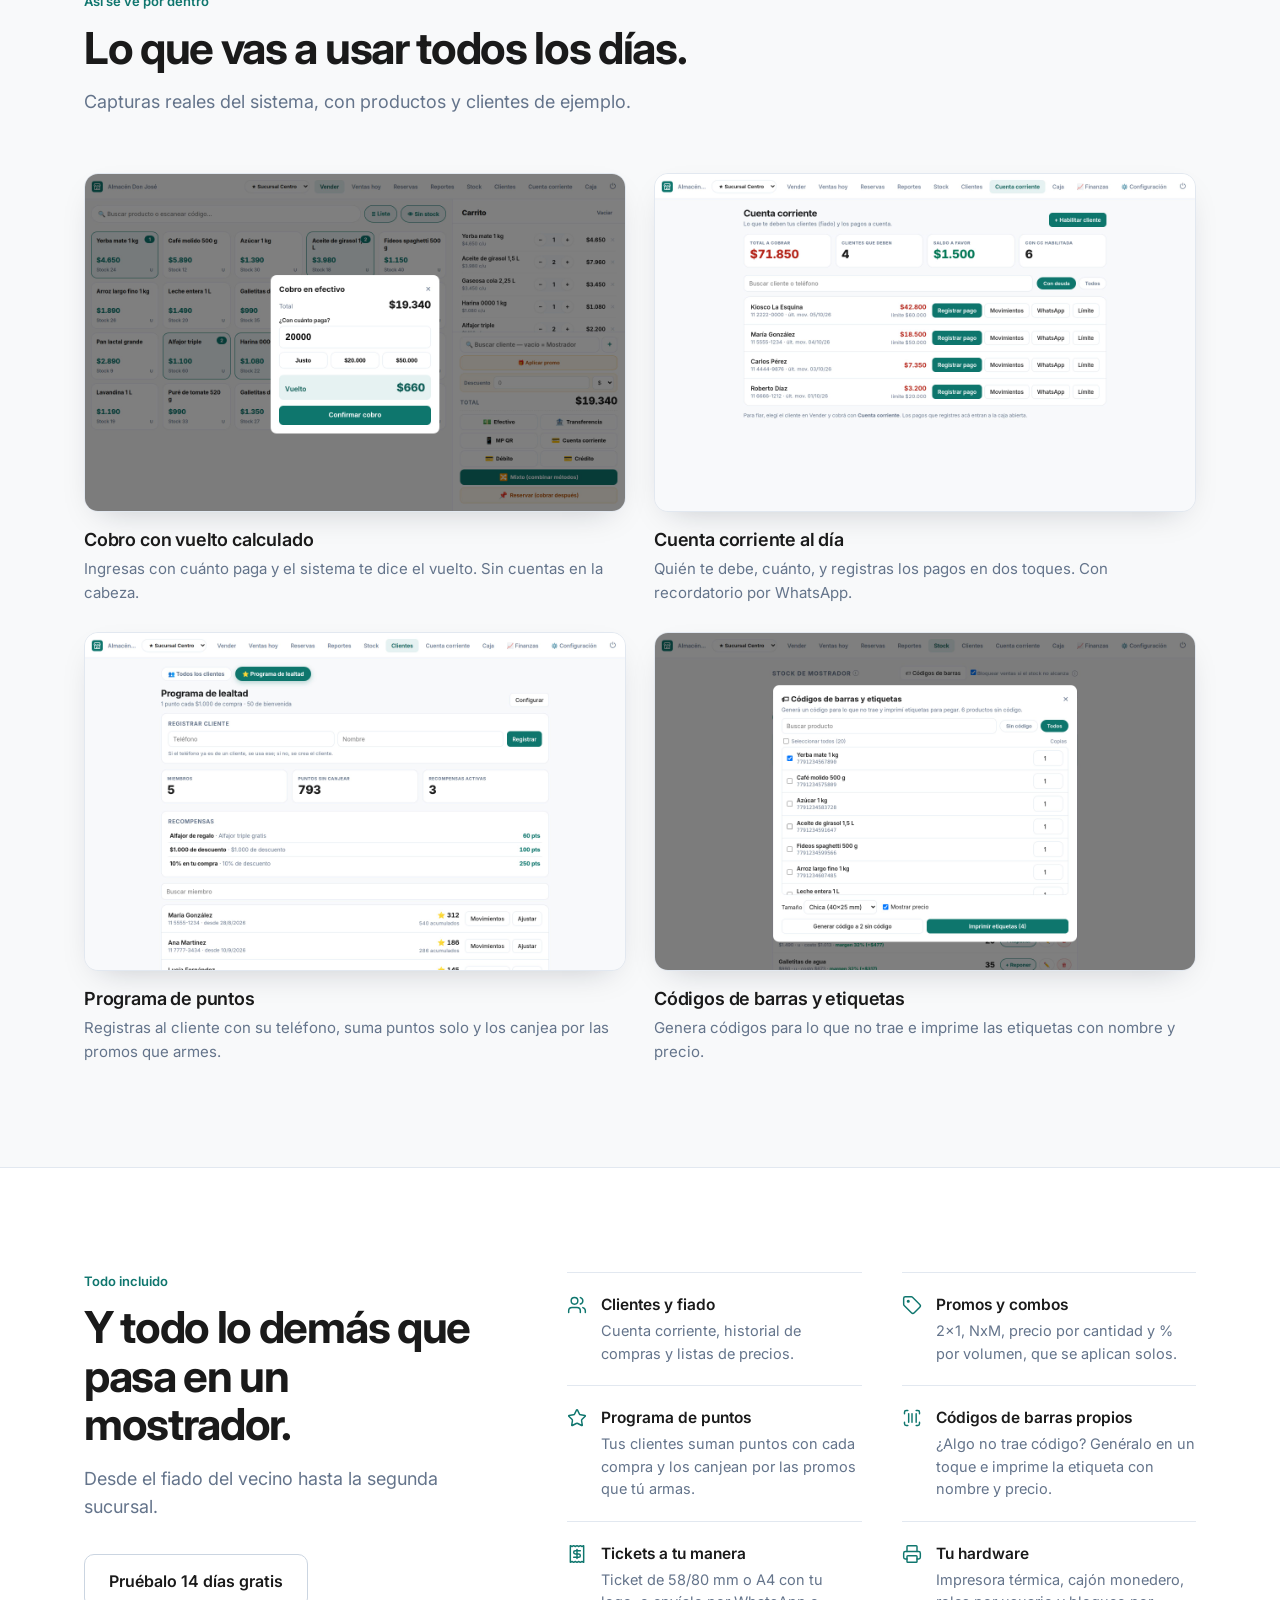
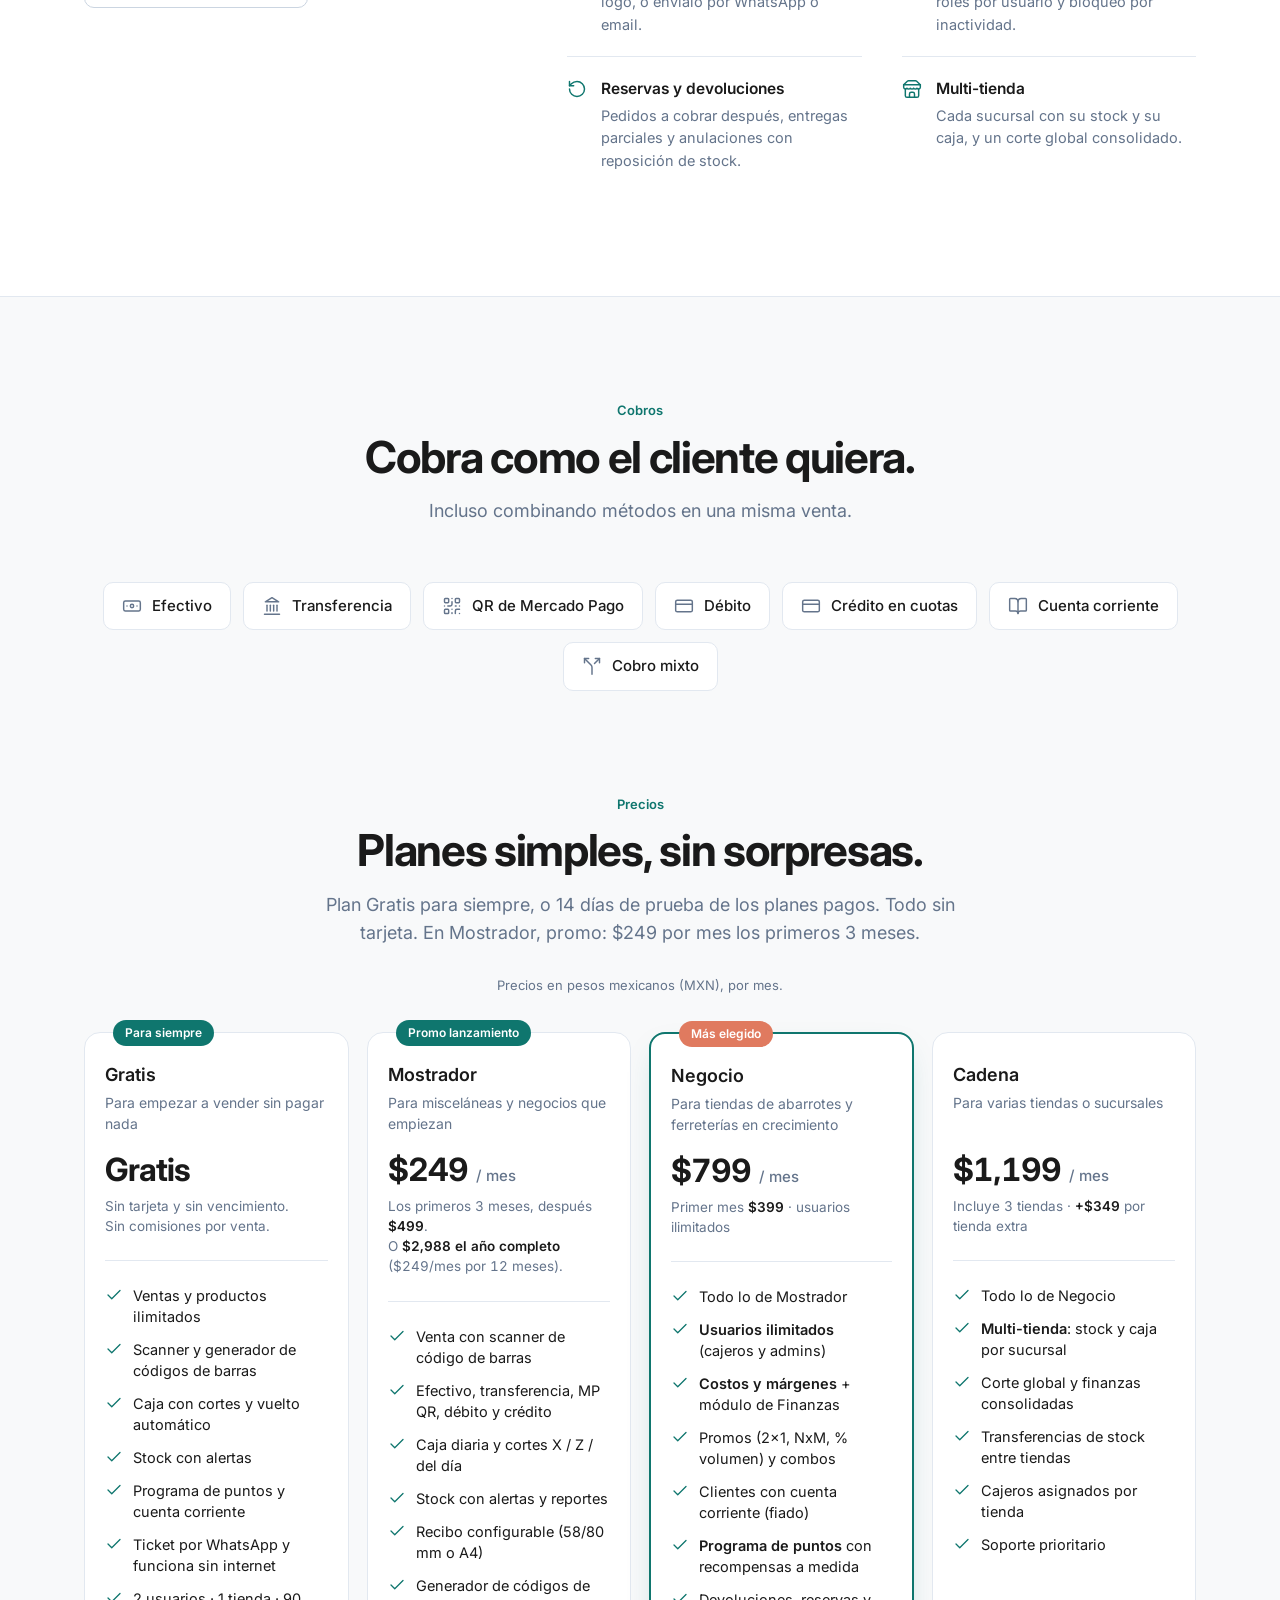
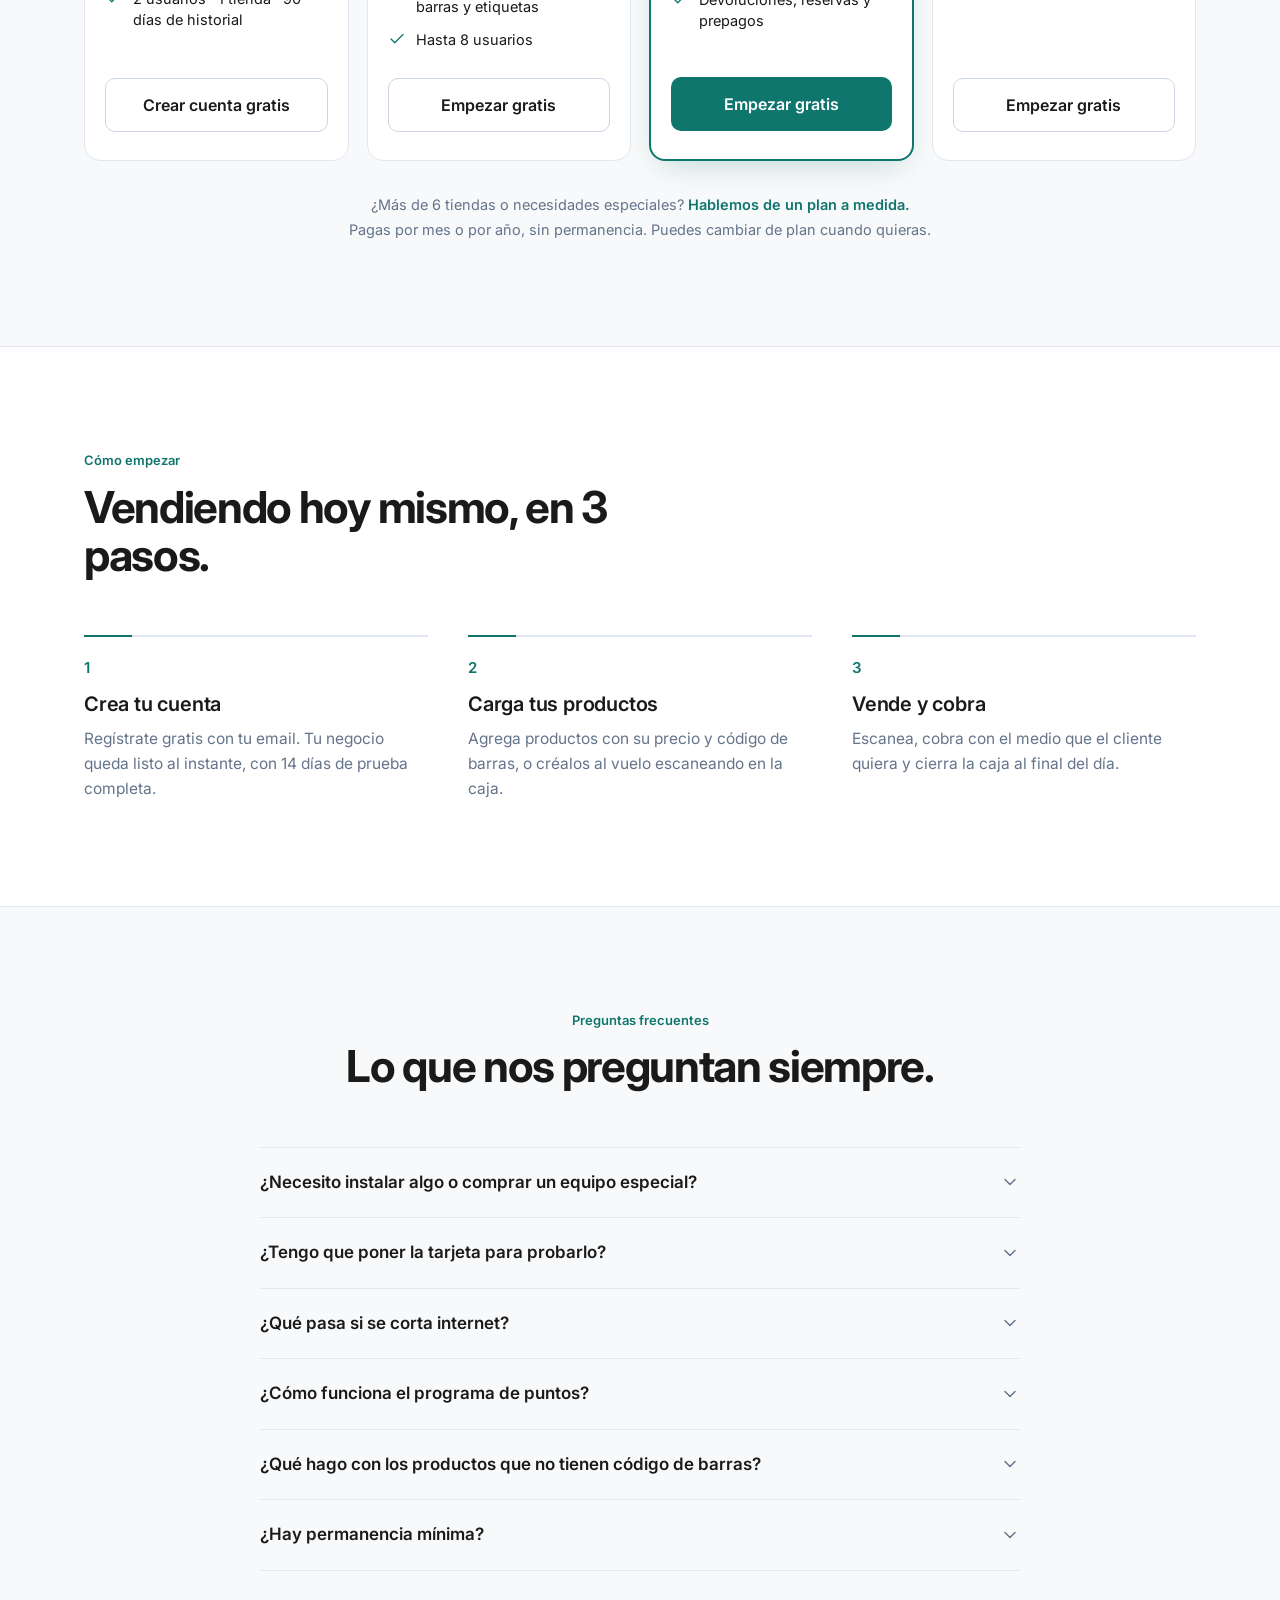
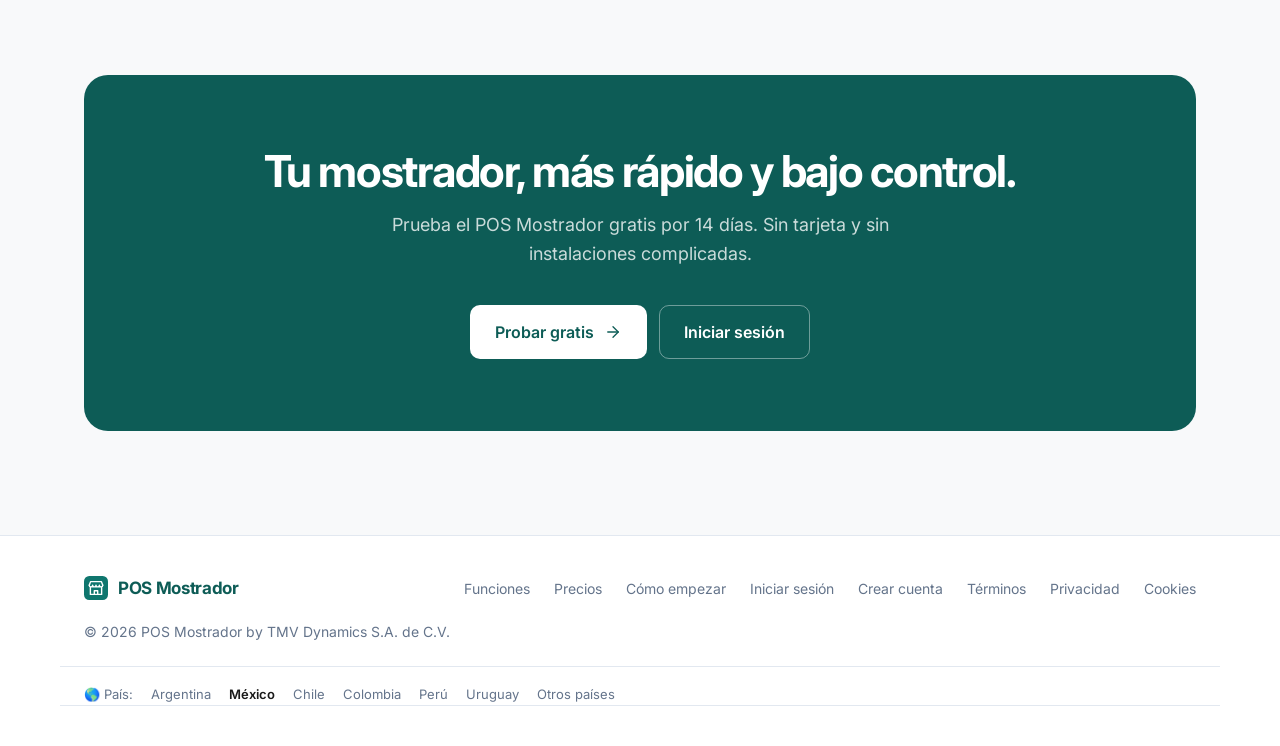
<file: mx/index.html>
<!DOCTYPE html>
<html lang="es-MX" data-pais="MX">
<head>
<meta charset="UTF-8">
<meta name="viewport" content="width=device-width, initial-scale=1.0">
<meta name="theme-color" content="#FFFFFF">
<meta name="color-scheme" content="light">
<meta name="author" content="TMV Dynamics S.A. de C.V.">
<meta name="description" content="POS Mostrador es el punto de venta para tiendas de abarrotes, misceláneas, ferreterías y minisúpers. Scanner y generador de códigos de barras, caja, stock, reportes y programa de puntos para tus clientes. Plan gratis para siempre, sin tarjeta.">
<meta property="og:title" content="POS Mostrador — Caja rápida. Control total.">
<meta property="og:description" content="El punto de venta para tu tienda de abarrotes, miscelánea o ferretería. Scanner, caja, stock, reportes y programa de puntos, todo en uno.">
<title>POS Mostrador — Punto de venta para tiendas de abarrotes, misceláneas y ferreterías</title>
<link rel="canonical" href="https://pos.trackmyvend.com/mx/">
<!-- Generado por scripts/generar_landings.py desde index.html: no editar a mano. -->
<!-- hreflang:inicio -->
<link rel="alternate" hreflang="es-AR" href="https://pos.trackmyvend.com/">
<link rel="alternate" hreflang="es-MX" href="https://pos.trackmyvend.com/mx/">
<link rel="alternate" hreflang="es-CL" href="https://pos.trackmyvend.com/cl/">
<link rel="alternate" hreflang="es-CO" href="https://pos.trackmyvend.com/co/">
<link rel="alternate" hreflang="es-PE" href="https://pos.trackmyvend.com/pe/">
<link rel="alternate" hreflang="es-UY" href="https://pos.trackmyvend.com/uy/">
<link rel="alternate" hreflang="es" href="https://pos.trackmyvend.com/intl/">
<link rel="alternate" hreflang="x-default" href="https://pos.trackmyvend.com/">
<!-- hreflang:fin -->
<link rel="icon" type="image/svg+xml" href="../icon.svg">
<link rel="manifest" href="../manifest.webmanifest">
<link rel="preconnect" href="https://fonts.googleapis.com">
<link rel="preconnect" href="https://fonts.gstatic.com" crossorigin>
<link href="https://fonts.googleapis.com/css2?family=Inter:wght@400;500;600;700&display=swap" rel="stylesheet">
<style>
  *{margin:0;padding:0;box-sizing:border-box;-webkit-tap-highlight-color:transparent}
  :root{
    --primary:#0F766E;--primary-dark:#0D5C56;--primary-soft:#E6F2F1;
    --accent:#E07A5F;--accent-soft:#FBEDE8;
    --bg:#F8F9FA;--surface:#FFFFFF;
    --text:#1A1A1A;--text-2:#64748B;--text-3:#94A3B8;
    --success:#10B981;--border:#E2E8F0;
    --radius:12px;
    --shadow-sm:0 1px 2px rgba(16,24,40,.05);
    --shadow-lg:0 24px 48px -12px rgba(16,24,40,.18),0 2px 6px rgba(16,24,40,.06);
  }
  html{scroll-behavior:smooth}
  body{font-family:'Inter',system-ui,sans-serif;background:var(--bg);color:var(--text);-webkit-font-smoothing:antialiased;overflow-x:hidden;line-height:1.5}
  a{color:inherit;text-decoration:none}
  .num{font-variant-numeric:tabular-nums}
  .wrap{max-width:1160px;margin:0 auto;padding:0 24px}
  @media(max-width:600px){.wrap{padding:0 16px}}
  .ic{width:20px;height:20px;fill:none;stroke:currentColor;stroke-width:1.75;stroke-linecap:round;stroke-linejoin:round;flex-shrink:0}

  /* BUTTONS */
  .btn{display:inline-flex;align-items:center;justify-content:center;gap:10px;font-family:inherit;font-weight:600;font-size:16px;border-radius:10px;padding:14px 24px;cursor:pointer;border:1px solid transparent;transition:background .15s,border-color .15s,color .15s;white-space:nowrap}
  .btn .ic{width:18px;height:18px}
  .btn-primary{background:var(--primary);color:#fff}
  .btn-primary:hover{background:var(--primary-dark)}
  .btn-outline{background:var(--surface);color:var(--text);border-color:#CBD5E1}
  .btn-outline:hover{border-color:var(--text-2)}
  .btn-sm{font-size:14px;padding:10px 18px}
  .btn:focus-visible,a:focus-visible,summary:focus-visible{outline:2px solid var(--primary);outline-offset:3px}

  /* NAV */
  nav{position:sticky;top:0;z-index:50;background:rgba(255,255,255,.92);backdrop-filter:saturate(180%) blur(12px);-webkit-backdrop-filter:saturate(180%) blur(12px);border-bottom:1px solid var(--border)}
  .nav-in{display:flex;align-items:center;justify-content:space-between;height:68px;gap:16px}
  .brand{display:flex;align-items:center;gap:10px;font-weight:700;font-size:20px;letter-spacing:-.02em;color:var(--primary-dark);white-space:nowrap}
  @media(max-width:400px){nav .brand{font-size:17px;gap:8px}nav .brand svg{width:26px;height:26px}.nav-right .btn-sm{padding:9px 14px}}
  .brand svg{width:30px;height:30px}
  .nav-links{display:flex;align-items:center;gap:32px;font-size:15px;font-weight:500;color:var(--text)}
  .nav-links a:hover{color:var(--primary)}
  .nav-right{display:flex;align-items:center;gap:20px;font-size:15px;font-weight:500}
  .nav-right .lnk:hover{color:var(--primary)}
  @media(max-width:900px){.nav-links{display:none}}
  @media(max-width:420px){.nav-right .lnk{display:none}}

  /* HERO */
  .hero{background:linear-gradient(180deg,#fff 0%,var(--bg) 100%);padding:72px 0 88px;overflow:hidden}
  .hero-grid{display:grid;grid-template-columns:minmax(0,1fr) minmax(0,1.08fr);gap:56px;align-items:center}
  @media(max-width:980px){.hero-grid{grid-template-columns:1fr;gap:48px}.hero{padding:48px 0 64px}}
  .eyebrow{display:inline-flex;align-items:center;gap:8px;font-size:13px;font-weight:600;color:var(--primary-dark);background:var(--primary-soft);padding:6px 12px;border-radius:999px;margin-bottom:24px}
  .eyebrow .dot{width:6px;height:6px;border-radius:50%;background:var(--primary)}
  h1{font-size:clamp(40px,5.4vw,68px);font-weight:700;line-height:1.02;letter-spacing:-.035em}
  .lead{font-size:clamp(17px,1.6vw,20px);color:var(--text-2);margin-top:24px;max-width:500px;line-height:1.6}
  .cta-row{display:flex;gap:12px;flex-wrap:wrap;margin-top:36px}
  .checks{display:flex;flex-wrap:wrap;gap:10px 22px;margin-top:32px;font-size:14px;color:var(--text-2)}
  .checks span{display:inline-flex;align-items:center;gap:7px}
  .checks .ic{width:18px;height:18px;color:var(--primary)}

  /* CAPTURAS REALES */
  .device{background:#1F2328;border-radius:22px;padding:10px;box-shadow:var(--shadow-lg);max-width:680px;margin-left:auto}
  @media(max-width:980px){.device{margin:0 auto}}
  @media(max-width:600px){.device{border-radius:14px;padding:6px}}
  .screen-img{display:block;width:100%;height:auto;border-radius:14px;background:#fff}
  @media(max-width:600px){.screen-img{border-radius:9px}}
  .shots{display:grid;grid-template-columns:1fr 1fr;gap:28px}
  @media(max-width:820px){.shots{grid-template-columns:1fr}}
  .shot figure{margin:0}
  .shot img{display:block;width:100%;height:auto;border-radius:14px;border:1px solid var(--border);box-shadow:0 12px 32px -16px rgba(16,24,40,.25);background:#fff}
  .shot figcaption{margin-top:14px}
  .shot h3{font-size:18px;font-weight:600;letter-spacing:-.01em}
  .shot p{color:var(--text-2);font-size:15px;margin-top:4px;line-height:1.55}

  /* RUBROS STRIP */
  .rubros{border-top:1px solid var(--border);border-bottom:1px solid var(--border);background:var(--surface)}
  .rubros-in{display:flex;align-items:center;justify-content:space-between;gap:16px 32px;padding-top:22px;padding-bottom:22px;flex-wrap:wrap}
  .rubros-in p{font-size:14px;color:var(--text-2);font-weight:500}
  .rubros-list{display:flex;gap:10px 32px;flex-wrap:wrap;font-weight:600;font-size:15px;color:var(--text)}
  .rubros-list span{display:inline-flex;align-items:center;gap:8px}
  .rubros-list .ic{color:var(--text-3)}

  /* SECTIONS */
  section{padding:104px 0}
  @media(max-width:700px){section{padding:72px 0}}
  .sec-head{max-width:640px;margin-bottom:56px}
  .sec-head.center{text-align:center;margin-left:auto;margin-right:auto}
  .kicker{font-size:13px;font-weight:600;color:var(--primary)}
  h2{font-size:clamp(30px,4vw,44px);font-weight:700;letter-spacing:-.03em;line-height:1.1;margin-top:12px}
  .sec-head p{color:var(--text-2);font-size:18px;margin-top:16px;line-height:1.6}

  /* 3 BENEFITS */
  .benefits{display:grid;grid-template-columns:repeat(3,1fr);gap:24px}
  @media(max-width:880px){.benefits{grid-template-columns:1fr}}
  .benefit{background:var(--surface);border:1px solid var(--border);border-radius:16px;padding:32px}
  .benefit .badge-ic{width:44px;height:44px;border-radius:10px;background:var(--primary-soft);color:var(--primary);display:grid;place-items:center}
  .benefit .badge-ic .ic{width:22px;height:22px}
  .benefit h3{font-size:20px;font-weight:600;letter-spacing:-.01em;margin:24px 0 10px}
  .benefit p{color:var(--text-2);font-size:15.5px;line-height:1.6}
  .benefit ul{list-style:none;margin-top:20px;padding-top:20px;border-top:1px solid var(--border);display:grid;gap:10px}
  .benefit li{display:flex;gap:10px;font-size:14.5px;color:var(--text)}
  .benefit li .ic{width:18px;height:18px;color:var(--primary);margin-top:1px}

  /* ALL FEATURES */
  .all{background:var(--surface);border-top:1px solid var(--border);border-bottom:1px solid var(--border)}
  .all-grid{display:grid;grid-template-columns:minmax(0,.8fr) minmax(0,1.2fr);gap:64px}
  @media(max-width:880px){.all-grid{grid-template-columns:1fr;gap:40px}}
  .all-grid .sec-head{margin-bottom:0}
  .all-grid .sec-head .btn{margin-top:32px}
  .feat-list{display:grid;grid-template-columns:1fr 1fr;gap:0 40px}
  @media(max-width:600px){.feat-list{grid-template-columns:1fr}}
  .feat{display:flex;gap:14px;padding:20px 0;border-top:1px solid var(--border)}
  .feat .ic{color:var(--primary);margin-top:2px}
  .feat h4{font-size:15.5px;font-weight:600}
  .feat p{font-size:14.5px;color:var(--text-2);margin-top:4px;line-height:1.55}

  /* PAYMENTS */
  .pays-row{display:flex;flex-wrap:wrap;gap:12px;justify-content:center}
  .pay{display:inline-flex;align-items:center;gap:10px;background:var(--surface);border:1px solid var(--border);border-radius:10px;padding:12px 18px;font-size:15px;font-weight:500}
  .pay .ic{color:var(--text-2)}

  /* PRICING */
  .price-grid{display:grid;grid-template-columns:repeat(3,1fr);gap:24px;align-items:stretch}
  @media(max-width:920px){.price-grid{grid-template-columns:1fr;max-width:440px;margin:0 auto}}
  .price{background:var(--surface);border:1px solid var(--border);border-radius:16px;padding:32px 28px;display:flex;flex-direction:column;position:relative}
  .price.pop{border:2px solid var(--primary);box-shadow:0 12px 32px -12px rgba(15,118,110,.28)}
  .price-pop{position:absolute;top:-13px;left:28px;background:var(--accent);color:#fff;font-size:12px;font-weight:600;padding:4px 12px;border-radius:999px}
  .price-promo{background:var(--primary)}
  .price[hidden]{display:none}
  .price-grid.con-gratis{grid-template-columns:repeat(4,1fr);gap:18px}
  .price-grid.con-gratis .price{padding:28px 20px}
  .price-grid.con-gratis .price-amt{font-size:32px}
  @media(max-width:1100px){.price-grid.con-gratis{grid-template-columns:repeat(2,1fr);max-width:none}}
  @media(max-width:640px){.price-grid.con-gratis{grid-template-columns:1fr}}
  .pais-moneda{text-align:center;font-size:13px;color:var(--text-2);margin:-28px 0 36px}
  .paises{border-top:1px solid var(--border);margin-top:24px;padding-top:18px;display:flex;flex-wrap:wrap;gap:6px 18px;font-size:13px;color:var(--text-2)}
  .paises a:hover{color:var(--text)}
  .paises a[aria-current]{color:var(--text);font-weight:600}
  .price-name{font-size:18px;font-weight:600}
  .price-for{font-size:14px;color:var(--text-2);margin-top:4px;min-height:42px}
  .price-amt{font-size:40px;font-weight:700;letter-spacing:-.03em;margin-top:20px;line-height:1}
  .price-amt small{font-size:15px;font-weight:500;color:var(--text-2);letter-spacing:0}
  .price-note{font-size:13.5px;color:var(--text-2);margin-top:10px;min-height:40px}
  .price-note b{color:var(--text);font-weight:600}
  .price ul{list-style:none;margin:24px 0 28px;padding-top:24px;border-top:1px solid var(--border);flex:1;display:grid;gap:12px;align-content:start}
  .price li{display:flex;gap:10px;font-size:14.5px;line-height:1.45}
  .price li .ic{width:18px;height:18px;color:var(--primary);margin-top:1px}
  .price li b{font-weight:600}
  .price .btn{width:100%}
  .price-foot{text-align:center;color:var(--text-2);font-size:14.5px;margin-top:32px;line-height:1.7}
  .price-foot a{color:var(--primary);font-weight:600}
  .price-foot a:hover{text-decoration:underline}

  /* STEPS */
  .steps{display:grid;grid-template-columns:repeat(3,1fr);gap:40px;counter-reset:s}
  @media(max-width:820px){.steps{grid-template-columns:1fr;gap:32px}}
  .step{border-top:2px solid var(--border);padding-top:24px;position:relative}
  .step::before{counter-increment:s;content:counter(s);position:absolute;top:-2px;left:0;width:48px;border-top:2px solid var(--primary);padding-top:20px;font-size:15px;font-weight:600;color:var(--primary)}
  .step h3{font-size:20px;font-weight:600;letter-spacing:-.01em;margin-top:28px}
  .step p{color:var(--text-2);font-size:15.5px;margin-top:8px;line-height:1.6}

  /* FAQ */
  .faq{max-width:760px;margin:0 auto}
  .faq details{border-top:1px solid var(--border)}
  .faq details:last-child{border-bottom:1px solid var(--border)}
  .faq summary{list-style:none;cursor:pointer;display:flex;justify-content:space-between;align-items:center;gap:16px;padding:22px 0;font-size:17px;font-weight:600}
  .faq summary::-webkit-details-marker{display:none}
  .faq summary .ic{color:var(--text-2);transition:transform .2s}
  .faq details[open] summary .ic{transform:rotate(180deg)}
  .faq details p{color:var(--text-2);font-size:15.5px;line-height:1.65;padding:0 40px 24px 0}

  /* FINAL CTA */
  .final{background:var(--primary-dark);color:#fff;border-radius:24px;padding:72px 32px;text-align:center}
  .final h2{color:#fff;margin-top:0}
  .final p{color:rgba(255,255,255,.78);font-size:18px;margin:16px auto 0;max-width:520px;line-height:1.6}
  .final .cta-row{justify-content:center}
  .final .btn-primary{background:#fff;color:var(--primary-dark)}
  .final .btn-primary:hover{background:#F1F5F4}
  .final .btn-outline{background:transparent;color:#fff;border-color:rgba(255,255,255,.4)}
  .final .btn-outline:hover{border-color:#fff}
  @media(max-width:600px){.final{padding:56px 20px;border-radius:18px}}

  footer{border-top:1px solid var(--border);padding:40px 0;background:var(--surface)}
  .foot-in{display:flex;justify-content:space-between;align-items:center;gap:20px;flex-wrap:wrap;color:var(--text-2);font-size:14px}
  .foot-in .brand{font-size:17px}
  .foot-in .brand svg{width:24px;height:24px}
  .foot-links{display:flex;gap:24px;flex-wrap:wrap}
  .foot-links a:hover{color:var(--text)}
</style>
</head>
<body>

<!-- Iconos (trazos estilo Lucide) -->
<svg width="0" height="0" style="position:absolute" aria-hidden="true">
  <symbol id="logo" viewBox="0 0 512 512"><rect width="512" height="512" rx="112" fill="#0F766E"/><g fill="none" stroke="#fff" stroke-width="30" stroke-linecap="round" stroke-linejoin="round"><path d="M112 196 L140 120 H372 L400 196"/><path d="M112 196 a36 36 0 0 0 72 0 a36 36 0 0 0 72 0 a36 36 0 0 0 72 0 a36 36 0 0 0 72 0"/><path d="M136 244 V392 H376 V244"/><path d="M220 392 V316 H292 V392"/></g></symbol>
  <symbol id="i-arrow" viewBox="0 0 24 24"><path d="M5 12h14"/><path d="m12 5 7 7-7 7"/></symbol>
  <symbol id="i-check" viewBox="0 0 24 24"><path d="M20 6 9 17l-5-5"/></symbol>
  <symbol id="i-check-circle" viewBox="0 0 24 24"><circle cx="12" cy="12" r="10"/><path d="m9 12 2 2 4-4"/></symbol>
  <symbol id="i-chevron" viewBox="0 0 24 24"><path d="m6 9 6 6 6-6"/></symbol>
  <symbol id="i-search" viewBox="0 0 24 24"><circle cx="11" cy="11" r="8"/><path d="m21 21-4.3-4.3"/></symbol>
  <symbol id="i-scan" viewBox="0 0 24 24"><path d="M3 7V5a2 2 0 0 1 2-2h2"/><path d="M17 3h2a2 2 0 0 1 2 2v2"/><path d="M21 17v2a2 2 0 0 1-2 2h-2"/><path d="M7 21H5a2 2 0 0 1-2-2v-2"/><path d="M8 7v10"/><path d="M12 7v10"/><path d="M17 7v10"/></symbol>
  <symbol id="i-zap" viewBox="0 0 24 24"><path d="M4 14a1 1 0 0 1-.78-1.63l9.9-10.2a.5.5 0 0 1 .86.46l-1.92 6.02A1 1 0 0 0 13 10h7a1 1 0 0 1 .78 1.63l-9.9 10.2a.5.5 0 0 1-.86-.46l1.92-6.02A1 1 0 0 0 11 14z"/></symbol>
  <symbol id="i-cart" viewBox="0 0 24 24"><circle cx="8" cy="21" r="1"/><circle cx="19" cy="21" r="1"/><path d="M2.05 2.05h2l2.66 12.42a2 2 0 0 0 2 1.58h9.78a2 2 0 0 0 1.95-1.57l1.65-7.43H5.12"/></symbol>
  <symbol id="i-box" viewBox="0 0 24 24"><path d="M11 21.73a2 2 0 0 0 2 0l7-4A2 2 0 0 0 21 16V8a2 2 0 0 0-1-1.73l-7-4a2 2 0 0 0-2 0l-7 4A2 2 0 0 0 3 8v8a2 2 0 0 0 1 1.73z"/><path d="M12 22V12"/><path d="m3.3 7 7.7 4.73a2 2 0 0 0 2 0L20.7 7"/></symbol>
  <symbol id="i-users" viewBox="0 0 24 24"><path d="M16 21v-2a4 4 0 0 0-4-4H6a4 4 0 0 0-4 4v2"/><circle cx="9" cy="7" r="4"/><path d="M22 21v-2a4 4 0 0 0-3-3.87"/><path d="M16 3.13a4 4 0 0 1 0 7.75"/></symbol>
  <symbol id="i-cash" viewBox="0 0 24 24"><rect width="20" height="12" x="2" y="6" rx="2"/><circle cx="12" cy="12" r="2"/><path d="M6 12h.01M18 12h.01"/></symbol>
  <symbol id="i-chart" viewBox="0 0 24 24"><path d="M3 3v16a2 2 0 0 0 2 2h16"/><path d="M18 17V9"/><path d="M13 17V5"/><path d="M8 17v-3"/></symbol>
  <symbol id="i-tag" viewBox="0 0 24 24"><path d="M12.59 2.59A2 2 0 0 0 11.17 2H4a2 2 0 0 0-2 2v7.17a2 2 0 0 0 .59 1.42l8.7 8.7a2.43 2.43 0 0 0 3.42 0l6.58-6.58a2.43 2.43 0 0 0 0-3.42z"/><circle cx="7.5" cy="7.5" r="1"/></symbol>
  <symbol id="i-star" viewBox="0 0 24 24"><path d="M11.53 2.3a.53.53 0 0 1 .95 0l2.31 4.68a2.12 2.12 0 0 0 1.6 1.16l5.16.76a.53.53 0 0 1 .3.9l-3.74 3.64a2.12 2.12 0 0 0-.61 1.88l.88 5.14a.53.53 0 0 1-.77.56l-4.62-2.43a2.12 2.12 0 0 0-1.97 0L6.4 21.01a.53.53 0 0 1-.77-.56l.88-5.14a2.12 2.12 0 0 0-.61-1.88L2.16 9.79a.53.53 0 0 1 .3-.9l5.16-.76a2.12 2.12 0 0 0 1.6-1.16z"/></symbol>
  <symbol id="i-receipt" viewBox="0 0 24 24"><path d="M4 2v20l2-1 2 1 2-1 2 1 2-1 2 1 2-1 2 1V2l-2 1-2-1-2 1-2-1-2 1-2-1-2 1Z"/><path d="M16 8h-6a2 2 0 1 0 0 4h4a2 2 0 1 1 0 4H8"/><path d="M12 17.5v-11"/></symbol>
  <symbol id="i-undo" viewBox="0 0 24 24"><path d="M3 12a9 9 0 1 0 9-9 9.75 9.75 0 0 0-6.74 2.74L3 8"/><path d="M3 3v5h5"/></symbol>
  <symbol id="i-store" viewBox="0 0 24 24"><path d="m2 7 4.41-4.41A2 2 0 0 1 7.83 2h8.34a2 2 0 0 1 1.42.59L22 7"/><path d="M4 12v8a2 2 0 0 0 2 2h12a2 2 0 0 0 2-2v-8"/><path d="M15 22v-4a2 2 0 0 0-2-2h-2a2 2 0 0 0-2 2v4"/><path d="M2 7h20"/><path d="M22 7v3a2 2 0 0 1-2 2 2.7 2.7 0 0 1-2-1 2.7 2.7 0 0 1-2 1 2.7 2.7 0 0 1-2-1 2.7 2.7 0 0 1-2 1 2.7 2.7 0 0 1-2-1 2.7 2.7 0 0 1-2 1 2.7 2.7 0 0 1-2-1 2.7 2.7 0 0 1-2 1 2 2 0 0 1-2-2V7"/></symbol>
  <symbol id="i-printer" viewBox="0 0 24 24"><path d="M6 18H4a2 2 0 0 1-2-2v-5a2 2 0 0 1 2-2h16a2 2 0 0 1 2 2v5a2 2 0 0 1-2 2h-2"/><path d="M6 9V3a1 1 0 0 1 1-1h10a1 1 0 0 1 1 1v6"/><rect x="6" y="14" width="12" height="8" rx="1"/></symbol>
  <symbol id="i-card" viewBox="0 0 24 24"><rect width="20" height="14" x="2" y="5" rx="2"/><path d="M2 10h20"/></symbol>
  <symbol id="i-bank" viewBox="0 0 24 24"><path d="M3 22h18"/><path d="M6 18v-7"/><path d="M10 18v-7"/><path d="M14 18v-7"/><path d="M18 18v-7"/><path d="M12 2 20 7H4z"/></symbol>
  <symbol id="i-qr" viewBox="0 0 24 24"><rect width="5" height="5" x="3" y="3" rx="1"/><rect width="5" height="5" x="16" y="3" rx="1"/><rect width="5" height="5" x="3" y="16" rx="1"/><path d="M21 16h-3a2 2 0 0 0-2 2v3"/><path d="M21 21v.01"/><path d="M12 7v3a2 2 0 0 1-2 2H7"/><path d="M3 12h.01"/><path d="M12 3h.01"/><path d="M12 16v.01"/><path d="M16 12h1"/><path d="M21 12v.01"/><path d="M12 21v-1"/></symbol>
  <symbol id="i-book" viewBox="0 0 24 24"><path d="M12 7v14"/><path d="M3 18a1 1 0 0 1-1-1V4a1 1 0 0 1 1-1h5a4 4 0 0 1 4 4 4 4 0 0 1 4-4h5a1 1 0 0 1 1 1v13a1 1 0 0 1-1 1h-6a3 3 0 0 0-3 3 3 3 0 0 0-3-3z"/></symbol>
  <symbol id="i-split" viewBox="0 0 24 24"><path d="M16 3h5v5"/><path d="M8 3H3v5"/><path d="M12 22v-8.3a4 4 0 0 0-1.17-2.87L3 3"/><path d="m15 9 6-6"/></symbol>
  <symbol id="i-trash" viewBox="0 0 24 24"><path d="M3 6h18"/><path d="M19 6v14c0 1-1 2-2 2H7c-1 0-2-1-2-2V6"/><path d="M8 6V4c0-1 1-2 2-2h4c1 0 2 1 2 2v2"/></symbol>
  <symbol id="i-wrench" viewBox="0 0 24 24"><path d="M14.7 6.3a1 1 0 0 0 0 1.4l1.6 1.6a1 1 0 0 0 1.4 0l3.77-3.77a6 6 0 0 1-7.94 7.94l-6.91 6.91a2.12 2.12 0 0 1-3-3l6.91-6.91a6 6 0 0 1 7.94-7.94l-3.76 3.76z"/></symbol>
  <symbol id="i-basket" viewBox="0 0 24 24"><path d="m15 11-1 9"/><path d="m19 11-4-7"/><path d="M2 11h20"/><path d="m3.5 11 1.6 7.4a2 2 0 0 0 2 1.6h9.8a2 2 0 0 0 2-1.6l1.7-7.4"/><path d="M4.5 15.5h15"/><path d="m5 11 4-7"/><path d="m9 11 1 9"/></symbol>
  <symbol id="i-cup" viewBox="0 0 24 24"><path d="M5 8h14l-1.5 12.2a2 2 0 0 1-2 1.8h-7a2 2 0 0 1-2-1.8z"/><path d="M4 8h16"/><path d="M12 8 14 2h3"/></symbol>
</svg>

<nav>
  <div class="wrap nav-in">
    <a class="brand" href="#" aria-label="POS Mostrador — inicio"><svg aria-hidden="true"><use href="#logo"/></svg>POS Mostrador</a>
    <div class="nav-links">
      <a href="#funciones">Funciones</a>
      <a href="#precios">Precios</a>
      <a href="#como">Cómo empezar</a>
      <a href="#faq">Preguntas</a>
    </div>
    <div class="nav-right">
      <a class="lnk" href="../login.html">Iniciar sesión</a>
      <a class="btn btn-primary btn-sm" href="../signup.html?pais=MX">Probar gratis</a>
    </div>
  </div>
</nav>

<header class="hero">
  <div class="wrap hero-grid">
    <div>
      <span class="eyebrow"><span class="dot"></span><span id="eyebrow-txt">Plan gratis para siempre · sin tarjeta</span></span>
      <h1>Caja rápida.<br>Control total.</h1>
      <p class="lead">El punto de venta para tiendas de abarrotes, misceláneas y ferreterías. Cobra con scanner, controla tu caja y tu stock, y entiende cómo va tu negocio.</p>
      <div class="cta-row">
        <a class="btn btn-primary" href="../signup.html?pais=MX">Probar gratis <svg class="ic"><use href="#i-arrow"/></svg></a>
        <a class="btn btn-outline" href="#funciones">Ver funciones</a>
      </div>
      <div class="checks">
        <span><svg class="ic"><use href="#i-check-circle"/></svg>Listo en minutos</span>
        <span><svg class="ic"><use href="#i-check-circle"/></svg>Tablet, celular o PC</span>
        <span><svg class="ic"><use href="#i-check-circle"/></svg>Sin permanencia</span>
      </div>
    </div>

    <!-- Captura real de la app (datos de ejemplo) -->
    <div class="device">
      <img class="screen-img" src="../img/app-venta.jpg" width="2560" height="1600" fetchpriority="high"
        alt="Pantalla de venta del POS Mostrador: grilla de productos con precio y stock, y el carrito con el total listo para cobrar">
    </div>
  </div>
</header>

<div class="rubros">
  <div class="wrap rubros-in">
    <p>Pensado para el mostrador de</p>
    <div class="rubros-list">
      <span><svg class="ic"><use href="#i-basket"/></svg>Tiendas de abarrotes</span>
      <span><svg class="ic"><use href="#i-cup"/></svg>Misceláneas</span>
      <span><svg class="ic"><use href="#i-wrench"/></svg>Ferreterías</span>
      <span><svg class="ic"><use href="#i-store"/></svg>Minisúpers</span>
    </div>
  </div>
</div>

<section id="funciones">
  <div class="wrap">
    <div class="sec-head">
      <div class="kicker">Por qué POS Mostrador</div>
      <h2>Lo que importa en la caja, sin vueltas.</h2>
      <p>Vender rápido, cerrar la caja sin sorpresas y saber qué te falta. Para eso está hecho.</p>
    </div>

    <div class="benefits">
      <div class="benefit">
        <div class="badge-ic"><svg class="ic"><use href="#i-zap"/></svg></div>
        <h3>Venta ultra rápida</h3>
        <p>Escanea, cobra y entrega el ticket en segundos, aunque haya fila.</p>
        <ul>
          <li><svg class="ic"><use href="#i-check"/></svg>Scanner de código de barras USB</li>
          <li><svg class="ic"><use href="#i-check"/></svg>Búsqueda inteligente por nombre</li>
          <li><svg class="ic"><use href="#i-check"/></svg>Favoritos y atajos de teclado (F1 a F12)</li>
        </ul>
      </div>
      <div class="benefit">
        <div class="badge-ic"><svg class="ic"><use href="#i-cash"/></svg></div>
        <h3>Control de caja y stock</h3>
        <p>Abre y cierra la caja cuadrada, y sabe siempre qué tienes en la góndola.</p>
        <ul>
          <li><svg class="ic"><use href="#i-check"/></svg>Apertura, cierre e ingresos/egresos</li>
          <li><svg class="ic"><use href="#i-check"/></svg>Stock por tienda en tiempo real</li>
          <li><svg class="ic"><use href="#i-check"/></svg>Alertas de stock bajo</li>
        </ul>
      </div>
      <div class="benefit">
        <div class="badge-ic"><svg class="ic"><use href="#i-chart"/></svg></div>
        <h3>Reportes que se entienden</h3>
        <p>Mira cómo va el negocio cuando quieras, sin planillas.</p>
        <ul>
          <li><svg class="ic"><use href="#i-check"/></svg>Reportes X, Z y cierre del día</li>
          <li><svg class="ic"><use href="#i-check"/></svg>Ventas por día, cajero y producto</li>
          <li><svg class="ic"><use href="#i-check"/></svg>Productos más vendidos</li>
        </ul>
      </div>
    </div>
  </div>
</section>

<section id="capturas" style="padding-top:0">
  <div class="wrap">
    <div class="sec-head">
      <div class="kicker">Así se ve por dentro</div>
      <h2>Lo que vas a usar todos los días.</h2>
      <p>Capturas reales del sistema, con productos y clientes de ejemplo.</p>
    </div>
    <div class="shots">
      <div class="shot"><figure>
        <img src="../img/app-vuelto.jpg" width="2560" height="1600" loading="lazy" alt="Cobro en efectivo: el cliente paga con $20.000 y el sistema muestra el vuelto de $660">
        <figcaption><h3>Cobro con vuelto calculado</h3><p>Ingresas con cuánto paga y el sistema te dice el vuelto. Sin cuentas en la cabeza.</p></figcaption>
      </figure></div>
      <div class="shot"><figure>
        <img src="../img/app-cuenta-corriente.jpg" width="2560" height="1600" loading="lazy" alt="Cuenta corriente: total a cobrar, clientes que deben y botón para registrar pagos">
        <figcaption><h3>Cuenta corriente al día</h3><p>Quién te debe, cuánto, y registras los pagos en dos toques. Con recordatorio por WhatsApp.</p></figcaption>
      </figure></div>
      <div class="shot"><figure>
        <img src="../img/app-lealtad.jpg" width="2560" height="1600" loading="lazy" alt="Programa de lealtad: registro por teléfono, miembros con sus puntos y recompensas">
        <figcaption><h3>Programa de puntos</h3><p>Registras al cliente con su teléfono, suma puntos solo y los canjea por las promos que armes.</p></figcaption>
      </figure></div>
      <div class="shot"><figure>
        <img src="../img/app-codigos.jpg" width="2560" height="1600" loading="lazy" alt="Generador de códigos de barras: lista de productos para generar códigos e imprimir etiquetas">
        <figcaption><h3>Códigos de barras y etiquetas</h3><p>Genera códigos para lo que no trae e imprime las etiquetas con nombre y precio.</p></figcaption>
      </figure></div>
    </div>
  </div>
</section>

<section class="all">
  <div class="wrap all-grid">
    <div class="sec-head">
      <div class="kicker">Todo incluido</div>
      <h2>Y todo lo demás que pasa en un mostrador.</h2>
      <p>Desde el fiado del vecino hasta la segunda sucursal.</p>
      <a class="btn btn-outline" href="../signup.html?pais=MX">Pruébalo 14 días gratis</a>
    </div>
    <div class="feat-list">
      <div class="feat"><svg class="ic"><use href="#i-users"/></svg><div><h4>Clientes y fiado</h4><p>Cuenta corriente, historial de compras y listas de precios.</p></div></div>
      <div class="feat"><svg class="ic"><use href="#i-tag"/></svg><div><h4>Promos y combos</h4><p>2x1, NxM, precio por cantidad y % por volumen, que se aplican solos.</p></div></div>
      <div class="feat"><svg class="ic"><use href="#i-star"/></svg><div><h4>Programa de puntos</h4><p>Tus clientes suman puntos con cada compra y los canjean por las promos que tú armas.</p></div></div>
      <div class="feat"><svg class="ic"><use href="#i-scan"/></svg><div><h4>Códigos de barras propios</h4><p>¿Algo no trae código? Genéralo en un toque e imprime la etiqueta con nombre y precio.</p></div></div>
      <div class="feat"><svg class="ic"><use href="#i-receipt"/></svg><div><h4>Tickets a tu manera</h4><p>Ticket de 58/80 mm o A4 con tu logo, o envíalo por WhatsApp o email.</p></div></div>
      <div class="feat"><svg class="ic"><use href="#i-printer"/></svg><div><h4>Tu hardware</h4><p>Impresora térmica, cajón monedero, roles por usuario y bloqueo por inactividad.</p></div></div>
      <div class="feat"><svg class="ic"><use href="#i-undo"/></svg><div><h4>Reservas y devoluciones</h4><p>Pedidos a cobrar después, entregas parciales y anulaciones con reposición de stock.</p></div></div>
      <div class="feat"><svg class="ic"><use href="#i-store"/></svg><div><h4>Multi-tienda</h4><p>Cada sucursal con su stock y su caja, y un corte global consolidado.</p></div></div>
    </div>
  </div>
</section>

<section>
  <div class="wrap">
    <div class="sec-head center">
      <div class="kicker">Cobros</div>
      <h2>Cobra como el cliente quiera.</h2>
      <p>Incluso combinando métodos en una misma venta.</p>
    </div>
    <div class="pays-row">
      <div class="pay"><svg class="ic"><use href="#i-cash"/></svg>Efectivo</div>
      <div class="pay"><svg class="ic"><use href="#i-bank"/></svg>Transferencia</div>
      <div class="pay"><svg class="ic"><use href="#i-qr"/></svg>QR de Mercado Pago</div>
      <div class="pay"><svg class="ic"><use href="#i-card"/></svg>Débito</div>
      <div class="pay"><svg class="ic"><use href="#i-card"/></svg>Crédito en cuotas</div>
      <div class="pay"><svg class="ic"><use href="#i-book"/></svg>Cuenta corriente</div>
      <div class="pay"><svg class="ic"><use href="#i-split"/></svg>Cobro mixto</div>
    </div>
  </div>
</section>

<section id="precios" style="padding-top:0">
  <div class="wrap">
    <div class="sec-head center">
      <div class="kicker">Precios</div>
      <h2>Planes simples, sin sorpresas.</h2>
      <p data-pp-texto>Plan Gratis para siempre, o 14 días de prueba de los planes pagos. Todo sin tarjeta. En Mostrador, promo: <span data-pp="intro">$249</span> por mes los primeros 3 meses.</p>
    </div>

    <p class="pais-moneda" data-pp="moneda">Precios en pesos mexicanos (MXN), por mes.</p>

    <div class="price-grid con-gratis">
      <div class="price" id="price-gratis">
        <div class="price-pop price-promo">Para siempre</div>
        <div class="price-name">Gratis</div>
        <div class="price-for">Para empezar a vender sin pagar nada</div>
        <div class="price-amt num">Gratis</div>
        <div class="price-note num">Sin tarjeta y sin vencimiento.<br>Sin comisiones por venta.</div>
        <ul>
          <li><svg class="ic"><use href="#i-check"/></svg>Ventas y productos ilimitados</li>
          <li><svg class="ic"><use href="#i-check"/></svg>Scanner y generador de códigos de barras</li>
          <li><svg class="ic"><use href="#i-check"/></svg>Caja con cortes y vuelto automático</li>
          <li><svg class="ic"><use href="#i-check"/></svg>Stock con alertas</li>
          <li><svg class="ic"><use href="#i-check"/></svg>Programa de puntos y cuenta corriente</li>
          <li><svg class="ic"><use href="#i-check"/></svg>Ticket por WhatsApp y funciona sin internet</li>
          <li><svg class="ic"><use href="#i-check"/></svg>2 usuarios · 1 tienda · 90 días de historial</li>
        </ul>
        <a class="btn btn-outline" href="../signup.html?plan=gratis&amp;pais=MX">Crear cuenta gratis</a>
      </div>

      <div class="price">
        <div class="price-pop price-promo">Promo lanzamiento</div>
        <div class="price-name">Mostrador</div>
        <div class="price-for">Para misceláneas y negocios que empiezan</div>
        <div class="price-amt num"><span data-pp="mostrador-promo">$249</span> <small>/ mes</small></div>
        <div class="price-note num">Los primeros 3 meses, después <b data-pp="mostrador-mensual">$499</b>.<br>O <b data-pp="mostrador-anual">$2,988</b> <b>el año completo</b> (<span data-pp="mostrador-promo2">$249</span>/mes por 12 meses).</div>
        <ul>
          <li><svg class="ic"><use href="#i-check"/></svg>Venta con scanner de código de barras</li>
          <li><svg class="ic"><use href="#i-check"/></svg>Efectivo, transferencia, MP QR, débito y crédito</li>
          <li><svg class="ic"><use href="#i-check"/></svg>Caja diaria y cortes X / Z / del día</li>
          <li><svg class="ic"><use href="#i-check"/></svg>Stock con alertas y reportes</li>
          <li><svg class="ic"><use href="#i-check"/></svg>Recibo configurable (58/80 mm o A4)</li>
          <li><svg class="ic"><use href="#i-check"/></svg>Generador de códigos de barras y etiquetas</li>
          <li><svg class="ic"><use href="#i-check"/></svg>Hasta 8 usuarios</li>
        </ul>
        <a class="btn btn-outline" href="../signup.html?plan=mostrador&amp;pais=MX">Empezar gratis</a>
      </div>

      <div class="price pop">
        <div class="price-pop">Más elegido</div>
        <div class="price-name">Negocio</div>
        <div class="price-for">Para tiendas de abarrotes y ferreterías en crecimiento</div>
        <div class="price-amt num"><span data-pp="negocio-mensual">$799</span> <small>/ mes</small></div>
        <div class="price-note num">Primer mes <b data-pp="negocio-primer">$399</b> · usuarios ilimitados</div>
        <ul>
          <li><svg class="ic"><use href="#i-check"/></svg>Todo lo de Mostrador</li>
          <li><svg class="ic"><use href="#i-check"/></svg><span><b>Usuarios ilimitados</b> (cajeros y admins)</span></li>
          <li><svg class="ic"><use href="#i-check"/></svg><span><b>Costos y márgenes</b> + módulo de Finanzas</span></li>
          <li><svg class="ic"><use href="#i-check"/></svg>Promos (2x1, NxM, % volumen) y combos</li>
          <li><svg class="ic"><use href="#i-check"/></svg>Clientes con cuenta corriente (fiado)</li>
          <li><svg class="ic"><use href="#i-check"/></svg><span><b>Programa de puntos</b> con recompensas a medida</span></li>
          <li><svg class="ic"><use href="#i-check"/></svg>Devoluciones, reservas y prepagos</li>
        </ul>
        <a class="btn btn-primary" href="../signup.html?plan=negocio&amp;pais=MX">Empezar gratis</a>
      </div>

      <div class="price">
        <div class="price-name">Cadena</div>
        <div class="price-for">Para varias tiendas o sucursales</div>
        <div class="price-amt num"><span data-pp="cadena-mensual">$1,199</span> <small>/ mes</small></div>
        <div class="price-note num">Incluye 3 tiendas · <b>+<span data-pp="cadena-extra">$349</span></b> por tienda extra</div>
        <ul>
          <li><svg class="ic"><use href="#i-check"/></svg>Todo lo de Negocio</li>
          <li><svg class="ic"><use href="#i-check"/></svg><span><b>Multi-tienda</b>: stock y caja por sucursal</span></li>
          <li><svg class="ic"><use href="#i-check"/></svg>Corte global y finanzas consolidadas</li>
          <li><svg class="ic"><use href="#i-check"/></svg>Transferencias de stock entre tiendas</li>
          <li><svg class="ic"><use href="#i-check"/></svg>Cajeros asignados por tienda</li>
          <li><svg class="ic"><use href="#i-check"/></svg>Soporte prioritario</li>
        </ul>
        <a class="btn btn-outline" href="../signup.html?plan=cadena&amp;pais=MX">Empezar gratis</a>
      </div>
    </div>

    <div class="price-foot">
      ¿Más de 6 tiendas o necesidades especiales? <a href="../signup.html?pais=MX">Hablemos de un plan a medida.</a><br>
      Pagas por mes o por año, sin permanencia. Puedes cambiar de plan cuando quieras.
    </div>
  </div>
</section>

<section id="como" class="all">
  <div class="wrap">
    <div class="sec-head">
      <div class="kicker">Cómo empezar</div>
      <h2>Vendiendo hoy mismo, en 3 pasos.</h2>
    </div>
    <div class="steps">
      <div class="step">
        <h3>Crea tu cuenta</h3>
        <p>Regístrate gratis con tu email. Tu negocio queda listo al instante, con 14 días de prueba completa.</p>
      </div>
      <div class="step">
        <h3>Carga tus productos</h3>
        <p>Agrega productos con su precio y código de barras, o créalos al vuelo escaneando en la caja.</p>
      </div>
      <div class="step">
        <h3>Vende y cobra</h3>
        <p>Escanea, cobra con el medio que el cliente quiera y cierra la caja al final del día.</p>
      </div>
    </div>
  </div>
</section>

<section id="faq">
  <div class="wrap">
    <div class="sec-head center">
      <div class="kicker">Preguntas frecuentes</div>
      <h2>Lo que nos preguntan siempre.</h2>
    </div>
    <div class="faq">
      <details>
        <summary>¿Necesito instalar algo o comprar un equipo especial?<svg class="ic"><use href="#i-chevron"/></svg></summary>
        <p>No. El POS Mostrador funciona desde el navegador de una tablet, celular o computadora, y se puede instalar como app. Si ya tienes scanner USB o impresora térmica, los puedes usar.</p>
      </details>
      <details>
        <summary>¿Tengo que poner la tarjeta para probarlo?<svg class="ic"><use href="#i-chevron"/></svg></summary>
        <p>No. El plan Gratis es para siempre y sin tarjeta. Los planes pagos tienen 14 días de prueba completa: si al terminar no pagas, sigues en Gratis.</p>
      </details>
      <details>
        <summary>¿Qué pasa si se corta internet?<svg class="ic"><use href="#i-chevron"/></svg></summary>
        <p>La app queda guardada en el dispositivo y tolera cortes cortos de red. Para sincronizar ventas, stock y caja necesita conexión.</p>
      </details>
      <details>
        <summary>¿Cómo funciona el programa de puntos?<svg class="ic"><use href="#i-chevron"/></svg></summary>
        <p>Registras al cliente con su nombre y teléfono, y suma puntos con cada compra (tú eliges cada cuántos pesos). Los canjea en la caja por las recompensas que armes: un descuento, un porcentaje o un producto gratis.</p>
      </details>
      <details>
        <summary>¿Qué hago con los productos que no tienen código de barras?<svg class="ic"><use href="#i-chevron"/></svg></summary>
        <p>Les generas un código propio desde el sistema e imprimes las etiquetas para pegarles. Después los escaneas como cualquier otro producto.</p>
      </details>
      <details>
        <summary>¿Hay permanencia mínima?<svg class="ic"><use href="#i-chevron"/></svg></summary>
        <p>No. Pagas mes a mes y puedes cambiar de plan o darte de baja cuando quieras.</p>
      </details>
    </div>
  </div>
</section>

<section style="padding-top:0">
  <div class="wrap">
    <div class="final">
      <h2>Tu mostrador, más rápido y bajo control.</h2>
      <p>Prueba el POS Mostrador gratis por 14 días. Sin tarjeta y sin instalaciones complicadas.</p>
      <div class="cta-row">
        <a class="btn btn-primary" href="../signup.html?pais=MX">Probar gratis <svg class="ic"><use href="#i-arrow"/></svg></a>
        <a class="btn btn-outline" href="../login.html">Iniciar sesión</a>
      </div>
    </div>
  </div>
</section>

<footer>
  <div class="wrap foot-in">
    <a class="brand" href="#"><svg aria-hidden="true"><use href="#logo"/></svg>POS Mostrador</a>
    <div class="foot-links">
      <a href="#funciones">Funciones</a>
      <a href="#precios">Precios</a>
      <a href="#como">Cómo empezar</a>
      <a href="../login.html">Iniciar sesión</a>
      <a href="../signup.html?pais=MX">Crear cuenta</a>
      <a href="../terminos.html">Términos</a>
      <a href="../privacidad.html">Privacidad</a>
      <a href="../cookies.html">Cookies</a>
    </div>
    <div>© <span id="year"></span> POS Mostrador by TMV Dynamics S.A.&nbsp;de&nbsp;C.V.</div>
  </div>
  <nav class="wrap paises" aria-label="Otros países">
    <span>🌎 País:</span>
    <a href="../?pais=AR" data-pais-link="AR">Argentina</a>
    <a href="../mx/" data-pais-link="MX" aria-current="page">México</a>
    <a href="../cl/" data-pais-link="CL">Chile</a>
    <a href="../co/" data-pais-link="CO">Colombia</a>
    <a href="../pe/" data-pais-link="PE">Perú</a>
    <a href="../uy/" data-pais-link="UY">Uruguay</a>
    <a href="../intl/" data-pais-link="OT">Otros países</a>
  </nav>
</footer>

<script src="../js/pais.js?v=3"></script>
<script src="../js/aviso-cookies.js"></script>
<script>
  document.getElementById('year').textContent = new Date().getFullYear();

  // Cada país tiene su propia landing (generadas con scripts/generar_landings.py).
  // Esta es la de Argentina: si el visitante es de otro país, lo lleva a la suya.
  (function () {
    const P = window.PosPais;
    if (!P) return;
    const pais = document.documentElement.dataset.pais || 'AR';
    const params = new URLSearchParams(location.search);
    if (pais === 'AR') {
      if (params.get('pais') === 'AR') P.guardar('AR');
      else {
        const det = P.detectarPais();
        const dir = { MX: 'mx/', CL: 'cl/', CO: 'co/', PE: 'pe/', UY: 'uy/', OT: 'intl/' }[det];
        if (dir) { location.replace(dir + location.hash); return; }
      }
    } else {
      P.guardar(pais);
    }
    // Los precios ya vienen en la página; se refrescan desde la base por si cambiaron.
    P.precios(pais).then(pr => {
      const f = n => P.fmt(n, P.PAISES[pais].moneda);
      const set = (k, v) => { if (v == null) return; document.querySelectorAll('[data-pp="' + k + '"]').forEach(el => { el.textContent = f(v); }); };
      const m = pr.mostrador || {}, n = pr.negocio || {}, c = pr.cadena || {};
      set('intro', m.precio_promo); set('mostrador-promo', m.precio_promo); set('mostrador-promo2', m.precio_promo);
      set('mostrador-mensual', m.precio_mensual); set('mostrador-anual', m.precio_anual);
      set('negocio-mensual', n.precio_mensual); set('negocio-primer', n.precio_primer_mes);
      set('cadena-mensual', c.precio_mensual); set('cadena-extra', c.precio_tienda_extra);
    });
  })();
</script>
</body>
</html>
</file>
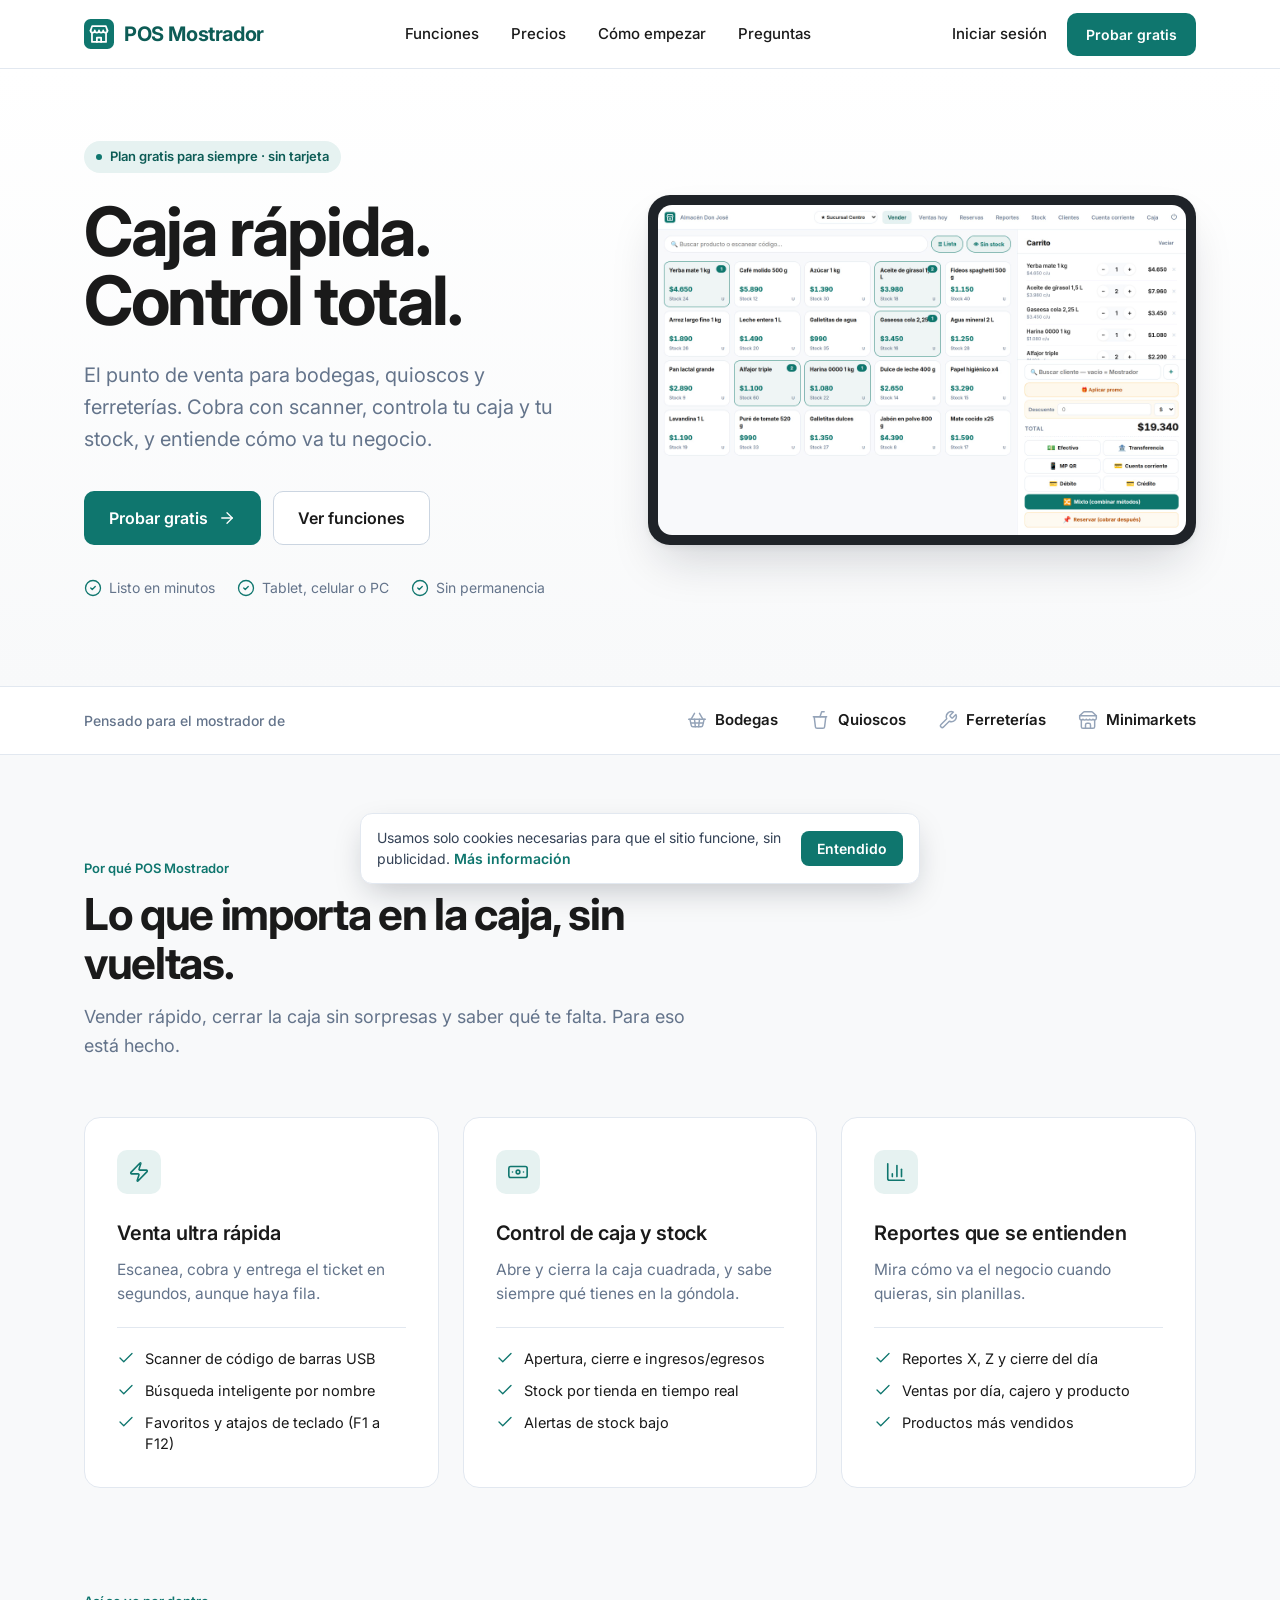
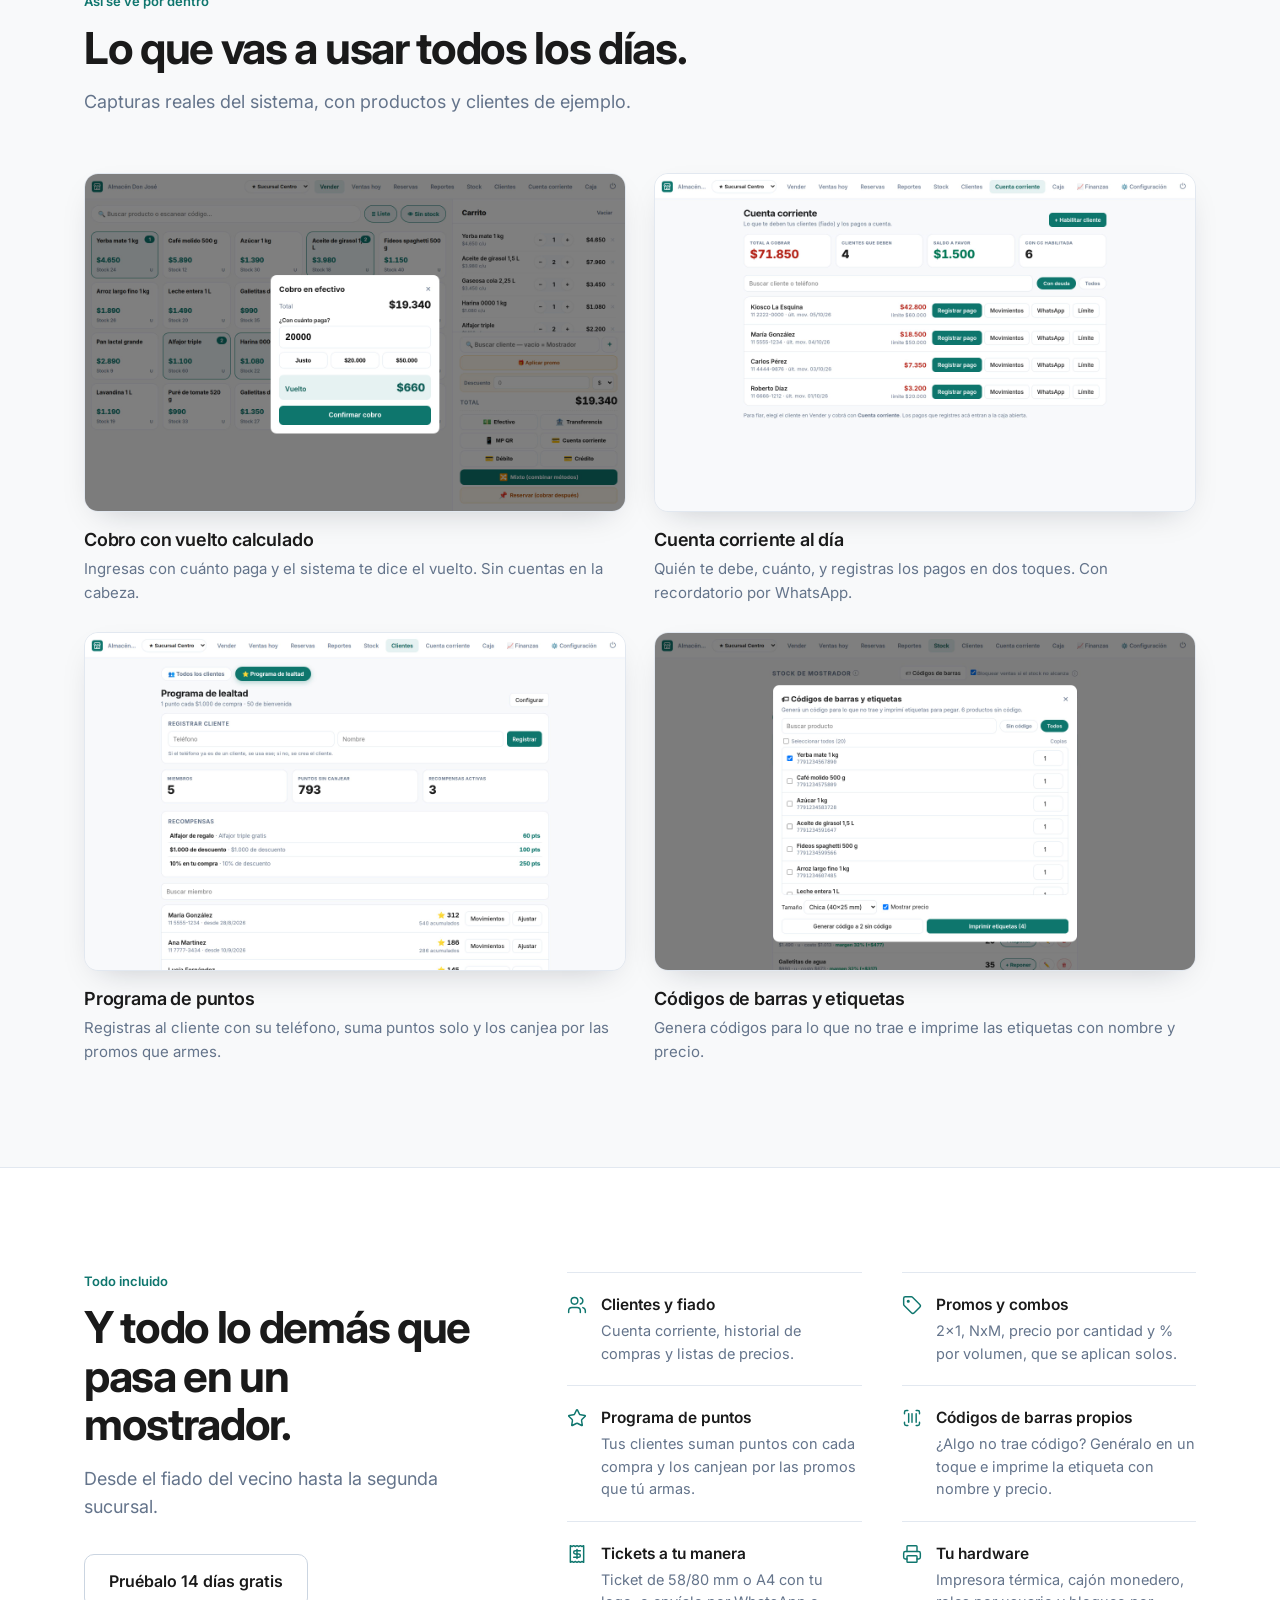
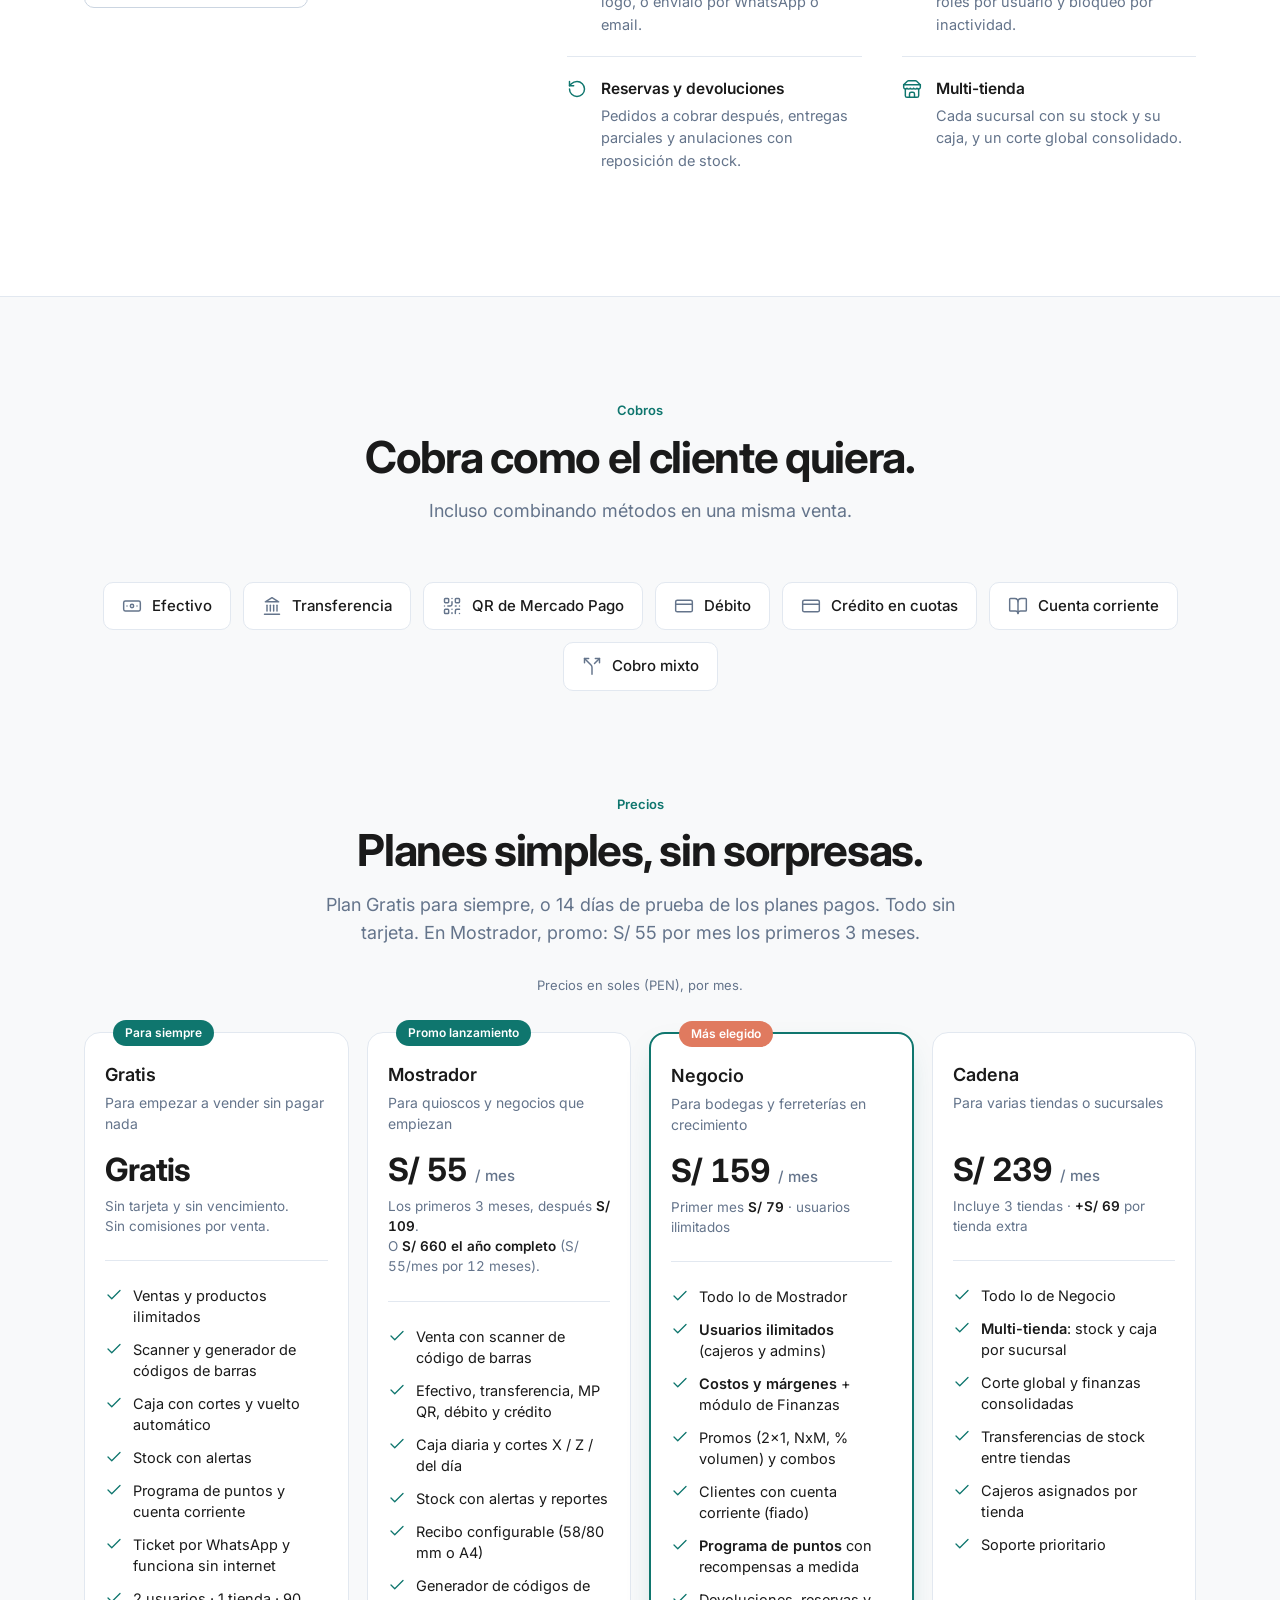
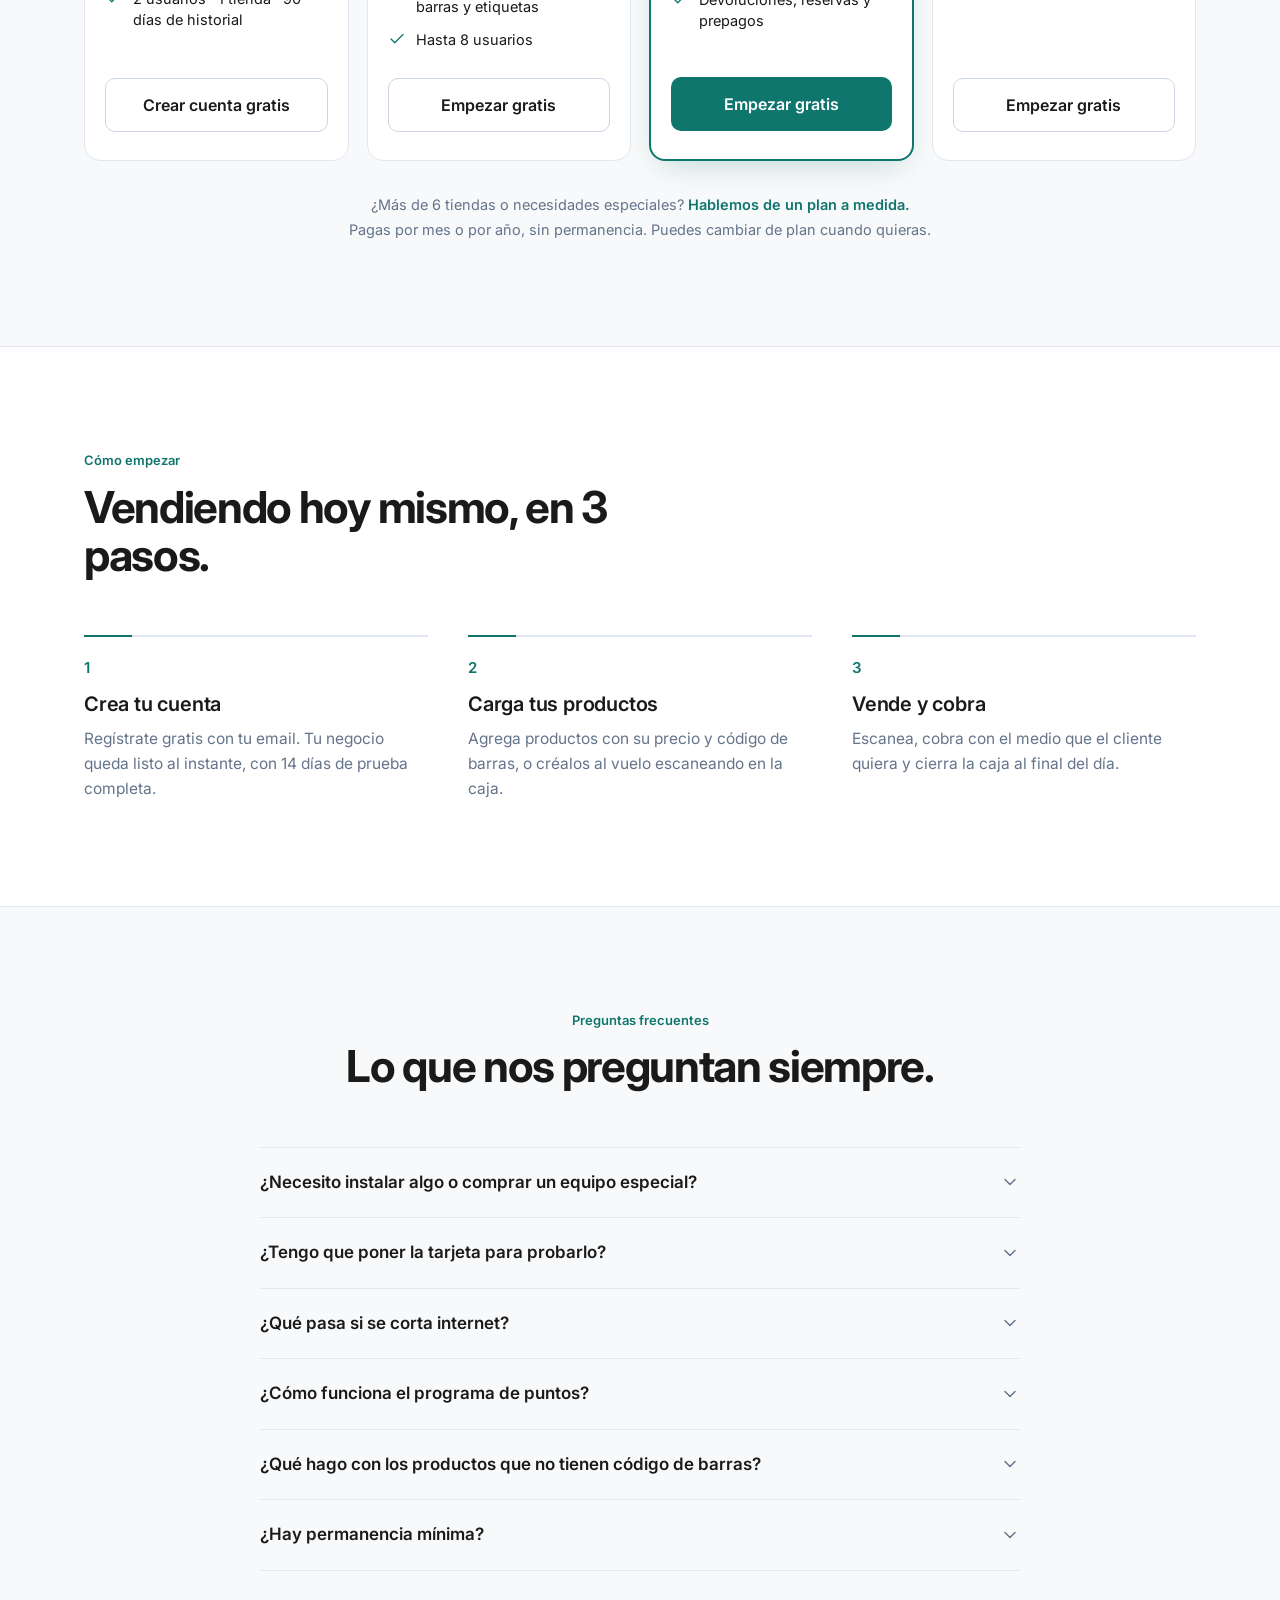
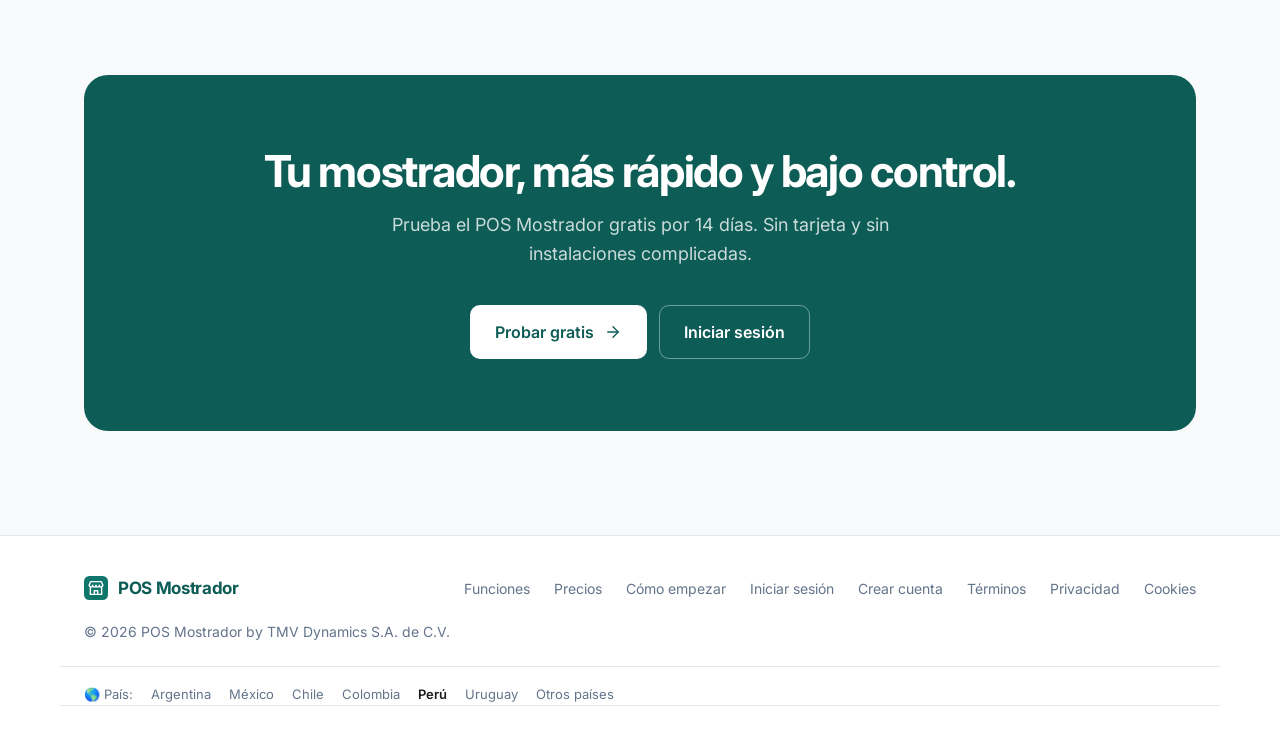
<file: pe/index.html>
<!DOCTYPE html>
<html lang="es-PE" data-pais="PE">
<head>
<meta charset="UTF-8">
<meta name="viewport" content="width=device-width, initial-scale=1.0">
<meta name="theme-color" content="#FFFFFF">
<meta name="color-scheme" content="light">
<meta name="author" content="TMV Dynamics S.A. de C.V.">
<meta name="description" content="POS Mostrador es el punto de venta para bodegas, quioscos, ferreterías y minimarkets. Scanner y generador de códigos de barras, caja, stock, reportes y programa de puntos para tus clientes. Plan gratis para siempre, sin tarjeta.">
<meta property="og:title" content="POS Mostrador — Caja rápida. Control total.">
<meta property="og:description" content="El punto de venta para tu bodega, quiosco o ferretería. Scanner, caja, stock, reportes y programa de puntos, todo en uno.">
<title>POS Mostrador — Punto de venta para bodegas, quioscos y ferreterías</title>
<link rel="canonical" href="https://pos.trackmyvend.com/pe/">
<!-- Generado por scripts/generar_landings.py desde index.html: no editar a mano. -->
<!-- hreflang:inicio -->
<link rel="alternate" hreflang="es-AR" href="https://pos.trackmyvend.com/">
<link rel="alternate" hreflang="es-MX" href="https://pos.trackmyvend.com/mx/">
<link rel="alternate" hreflang="es-CL" href="https://pos.trackmyvend.com/cl/">
<link rel="alternate" hreflang="es-CO" href="https://pos.trackmyvend.com/co/">
<link rel="alternate" hreflang="es-PE" href="https://pos.trackmyvend.com/pe/">
<link rel="alternate" hreflang="es-UY" href="https://pos.trackmyvend.com/uy/">
<link rel="alternate" hreflang="es" href="https://pos.trackmyvend.com/intl/">
<link rel="alternate" hreflang="x-default" href="https://pos.trackmyvend.com/">
<!-- hreflang:fin -->
<link rel="icon" type="image/svg+xml" href="../icon.svg">
<link rel="manifest" href="../manifest.webmanifest">
<link rel="preconnect" href="https://fonts.googleapis.com">
<link rel="preconnect" href="https://fonts.gstatic.com" crossorigin>
<link href="https://fonts.googleapis.com/css2?family=Inter:wght@400;500;600;700&display=swap" rel="stylesheet">
<style>
  *{margin:0;padding:0;box-sizing:border-box;-webkit-tap-highlight-color:transparent}
  :root{
    --primary:#0F766E;--primary-dark:#0D5C56;--primary-soft:#E6F2F1;
    --accent:#E07A5F;--accent-soft:#FBEDE8;
    --bg:#F8F9FA;--surface:#FFFFFF;
    --text:#1A1A1A;--text-2:#64748B;--text-3:#94A3B8;
    --success:#10B981;--border:#E2E8F0;
    --radius:12px;
    --shadow-sm:0 1px 2px rgba(16,24,40,.05);
    --shadow-lg:0 24px 48px -12px rgba(16,24,40,.18),0 2px 6px rgba(16,24,40,.06);
  }
  html{scroll-behavior:smooth}
  body{font-family:'Inter',system-ui,sans-serif;background:var(--bg);color:var(--text);-webkit-font-smoothing:antialiased;overflow-x:hidden;line-height:1.5}
  a{color:inherit;text-decoration:none}
  .num{font-variant-numeric:tabular-nums}
  .wrap{max-width:1160px;margin:0 auto;padding:0 24px}
  @media(max-width:600px){.wrap{padding:0 16px}}
  .ic{width:20px;height:20px;fill:none;stroke:currentColor;stroke-width:1.75;stroke-linecap:round;stroke-linejoin:round;flex-shrink:0}

  /* BUTTONS */
  .btn{display:inline-flex;align-items:center;justify-content:center;gap:10px;font-family:inherit;font-weight:600;font-size:16px;border-radius:10px;padding:14px 24px;cursor:pointer;border:1px solid transparent;transition:background .15s,border-color .15s,color .15s;white-space:nowrap}
  .btn .ic{width:18px;height:18px}
  .btn-primary{background:var(--primary);color:#fff}
  .btn-primary:hover{background:var(--primary-dark)}
  .btn-outline{background:var(--surface);color:var(--text);border-color:#CBD5E1}
  .btn-outline:hover{border-color:var(--text-2)}
  .btn-sm{font-size:14px;padding:10px 18px}
  .btn:focus-visible,a:focus-visible,summary:focus-visible{outline:2px solid var(--primary);outline-offset:3px}

  /* NAV */
  nav{position:sticky;top:0;z-index:50;background:rgba(255,255,255,.92);backdrop-filter:saturate(180%) blur(12px);-webkit-backdrop-filter:saturate(180%) blur(12px);border-bottom:1px solid var(--border)}
  .nav-in{display:flex;align-items:center;justify-content:space-between;height:68px;gap:16px}
  .brand{display:flex;align-items:center;gap:10px;font-weight:700;font-size:20px;letter-spacing:-.02em;color:var(--primary-dark);white-space:nowrap}
  @media(max-width:400px){nav .brand{font-size:17px;gap:8px}nav .brand svg{width:26px;height:26px}.nav-right .btn-sm{padding:9px 14px}}
  .brand svg{width:30px;height:30px}
  .nav-links{display:flex;align-items:center;gap:32px;font-size:15px;font-weight:500;color:var(--text)}
  .nav-links a:hover{color:var(--primary)}
  .nav-right{display:flex;align-items:center;gap:20px;font-size:15px;font-weight:500}
  .nav-right .lnk:hover{color:var(--primary)}
  @media(max-width:900px){.nav-links{display:none}}
  @media(max-width:420px){.nav-right .lnk{display:none}}

  /* HERO */
  .hero{background:linear-gradient(180deg,#fff 0%,var(--bg) 100%);padding:72px 0 88px;overflow:hidden}
  .hero-grid{display:grid;grid-template-columns:minmax(0,1fr) minmax(0,1.08fr);gap:56px;align-items:center}
  @media(max-width:980px){.hero-grid{grid-template-columns:1fr;gap:48px}.hero{padding:48px 0 64px}}
  .eyebrow{display:inline-flex;align-items:center;gap:8px;font-size:13px;font-weight:600;color:var(--primary-dark);background:var(--primary-soft);padding:6px 12px;border-radius:999px;margin-bottom:24px}
  .eyebrow .dot{width:6px;height:6px;border-radius:50%;background:var(--primary)}
  h1{font-size:clamp(40px,5.4vw,68px);font-weight:700;line-height:1.02;letter-spacing:-.035em}
  .lead{font-size:clamp(17px,1.6vw,20px);color:var(--text-2);margin-top:24px;max-width:500px;line-height:1.6}
  .cta-row{display:flex;gap:12px;flex-wrap:wrap;margin-top:36px}
  .checks{display:flex;flex-wrap:wrap;gap:10px 22px;margin-top:32px;font-size:14px;color:var(--text-2)}
  .checks span{display:inline-flex;align-items:center;gap:7px}
  .checks .ic{width:18px;height:18px;color:var(--primary)}

  /* CAPTURAS REALES */
  .device{background:#1F2328;border-radius:22px;padding:10px;box-shadow:var(--shadow-lg);max-width:680px;margin-left:auto}
  @media(max-width:980px){.device{margin:0 auto}}
  @media(max-width:600px){.device{border-radius:14px;padding:6px}}
  .screen-img{display:block;width:100%;height:auto;border-radius:14px;background:#fff}
  @media(max-width:600px){.screen-img{border-radius:9px}}
  .shots{display:grid;grid-template-columns:1fr 1fr;gap:28px}
  @media(max-width:820px){.shots{grid-template-columns:1fr}}
  .shot figure{margin:0}
  .shot img{display:block;width:100%;height:auto;border-radius:14px;border:1px solid var(--border);box-shadow:0 12px 32px -16px rgba(16,24,40,.25);background:#fff}
  .shot figcaption{margin-top:14px}
  .shot h3{font-size:18px;font-weight:600;letter-spacing:-.01em}
  .shot p{color:var(--text-2);font-size:15px;margin-top:4px;line-height:1.55}

  /* RUBROS STRIP */
  .rubros{border-top:1px solid var(--border);border-bottom:1px solid var(--border);background:var(--surface)}
  .rubros-in{display:flex;align-items:center;justify-content:space-between;gap:16px 32px;padding-top:22px;padding-bottom:22px;flex-wrap:wrap}
  .rubros-in p{font-size:14px;color:var(--text-2);font-weight:500}
  .rubros-list{display:flex;gap:10px 32px;flex-wrap:wrap;font-weight:600;font-size:15px;color:var(--text)}
  .rubros-list span{display:inline-flex;align-items:center;gap:8px}
  .rubros-list .ic{color:var(--text-3)}

  /* SECTIONS */
  section{padding:104px 0}
  @media(max-width:700px){section{padding:72px 0}}
  .sec-head{max-width:640px;margin-bottom:56px}
  .sec-head.center{text-align:center;margin-left:auto;margin-right:auto}
  .kicker{font-size:13px;font-weight:600;color:var(--primary)}
  h2{font-size:clamp(30px,4vw,44px);font-weight:700;letter-spacing:-.03em;line-height:1.1;margin-top:12px}
  .sec-head p{color:var(--text-2);font-size:18px;margin-top:16px;line-height:1.6}

  /* 3 BENEFITS */
  .benefits{display:grid;grid-template-columns:repeat(3,1fr);gap:24px}
  @media(max-width:880px){.benefits{grid-template-columns:1fr}}
  .benefit{background:var(--surface);border:1px solid var(--border);border-radius:16px;padding:32px}
  .benefit .badge-ic{width:44px;height:44px;border-radius:10px;background:var(--primary-soft);color:var(--primary);display:grid;place-items:center}
  .benefit .badge-ic .ic{width:22px;height:22px}
  .benefit h3{font-size:20px;font-weight:600;letter-spacing:-.01em;margin:24px 0 10px}
  .benefit p{color:var(--text-2);font-size:15.5px;line-height:1.6}
  .benefit ul{list-style:none;margin-top:20px;padding-top:20px;border-top:1px solid var(--border);display:grid;gap:10px}
  .benefit li{display:flex;gap:10px;font-size:14.5px;color:var(--text)}
  .benefit li .ic{width:18px;height:18px;color:var(--primary);margin-top:1px}

  /* ALL FEATURES */
  .all{background:var(--surface);border-top:1px solid var(--border);border-bottom:1px solid var(--border)}
  .all-grid{display:grid;grid-template-columns:minmax(0,.8fr) minmax(0,1.2fr);gap:64px}
  @media(max-width:880px){.all-grid{grid-template-columns:1fr;gap:40px}}
  .all-grid .sec-head{margin-bottom:0}
  .all-grid .sec-head .btn{margin-top:32px}
  .feat-list{display:grid;grid-template-columns:1fr 1fr;gap:0 40px}
  @media(max-width:600px){.feat-list{grid-template-columns:1fr}}
  .feat{display:flex;gap:14px;padding:20px 0;border-top:1px solid var(--border)}
  .feat .ic{color:var(--primary);margin-top:2px}
  .feat h4{font-size:15.5px;font-weight:600}
  .feat p{font-size:14.5px;color:var(--text-2);margin-top:4px;line-height:1.55}

  /* PAYMENTS */
  .pays-row{display:flex;flex-wrap:wrap;gap:12px;justify-content:center}
  .pay{display:inline-flex;align-items:center;gap:10px;background:var(--surface);border:1px solid var(--border);border-radius:10px;padding:12px 18px;font-size:15px;font-weight:500}
  .pay .ic{color:var(--text-2)}

  /* PRICING */
  .price-grid{display:grid;grid-template-columns:repeat(3,1fr);gap:24px;align-items:stretch}
  @media(max-width:920px){.price-grid{grid-template-columns:1fr;max-width:440px;margin:0 auto}}
  .price{background:var(--surface);border:1px solid var(--border);border-radius:16px;padding:32px 28px;display:flex;flex-direction:column;position:relative}
  .price.pop{border:2px solid var(--primary);box-shadow:0 12px 32px -12px rgba(15,118,110,.28)}
  .price-pop{position:absolute;top:-13px;left:28px;background:var(--accent);color:#fff;font-size:12px;font-weight:600;padding:4px 12px;border-radius:999px}
  .price-promo{background:var(--primary)}
  .price[hidden]{display:none}
  .price-grid.con-gratis{grid-template-columns:repeat(4,1fr);gap:18px}
  .price-grid.con-gratis .price{padding:28px 20px}
  .price-grid.con-gratis .price-amt{font-size:32px}
  @media(max-width:1100px){.price-grid.con-gratis{grid-template-columns:repeat(2,1fr);max-width:none}}
  @media(max-width:640px){.price-grid.con-gratis{grid-template-columns:1fr}}
  .pais-moneda{text-align:center;font-size:13px;color:var(--text-2);margin:-28px 0 36px}
  .paises{border-top:1px solid var(--border);margin-top:24px;padding-top:18px;display:flex;flex-wrap:wrap;gap:6px 18px;font-size:13px;color:var(--text-2)}
  .paises a:hover{color:var(--text)}
  .paises a[aria-current]{color:var(--text);font-weight:600}
  .price-name{font-size:18px;font-weight:600}
  .price-for{font-size:14px;color:var(--text-2);margin-top:4px;min-height:42px}
  .price-amt{font-size:40px;font-weight:700;letter-spacing:-.03em;margin-top:20px;line-height:1}
  .price-amt small{font-size:15px;font-weight:500;color:var(--text-2);letter-spacing:0}
  .price-note{font-size:13.5px;color:var(--text-2);margin-top:10px;min-height:40px}
  .price-note b{color:var(--text);font-weight:600}
  .price ul{list-style:none;margin:24px 0 28px;padding-top:24px;border-top:1px solid var(--border);flex:1;display:grid;gap:12px;align-content:start}
  .price li{display:flex;gap:10px;font-size:14.5px;line-height:1.45}
  .price li .ic{width:18px;height:18px;color:var(--primary);margin-top:1px}
  .price li b{font-weight:600}
  .price .btn{width:100%}
  .price-foot{text-align:center;color:var(--text-2);font-size:14.5px;margin-top:32px;line-height:1.7}
  .price-foot a{color:var(--primary);font-weight:600}
  .price-foot a:hover{text-decoration:underline}

  /* STEPS */
  .steps{display:grid;grid-template-columns:repeat(3,1fr);gap:40px;counter-reset:s}
  @media(max-width:820px){.steps{grid-template-columns:1fr;gap:32px}}
  .step{border-top:2px solid var(--border);padding-top:24px;position:relative}
  .step::before{counter-increment:s;content:counter(s);position:absolute;top:-2px;left:0;width:48px;border-top:2px solid var(--primary);padding-top:20px;font-size:15px;font-weight:600;color:var(--primary)}
  .step h3{font-size:20px;font-weight:600;letter-spacing:-.01em;margin-top:28px}
  .step p{color:var(--text-2);font-size:15.5px;margin-top:8px;line-height:1.6}

  /* FAQ */
  .faq{max-width:760px;margin:0 auto}
  .faq details{border-top:1px solid var(--border)}
  .faq details:last-child{border-bottom:1px solid var(--border)}
  .faq summary{list-style:none;cursor:pointer;display:flex;justify-content:space-between;align-items:center;gap:16px;padding:22px 0;font-size:17px;font-weight:600}
  .faq summary::-webkit-details-marker{display:none}
  .faq summary .ic{color:var(--text-2);transition:transform .2s}
  .faq details[open] summary .ic{transform:rotate(180deg)}
  .faq details p{color:var(--text-2);font-size:15.5px;line-height:1.65;padding:0 40px 24px 0}

  /* FINAL CTA */
  .final{background:var(--primary-dark);color:#fff;border-radius:24px;padding:72px 32px;text-align:center}
  .final h2{color:#fff;margin-top:0}
  .final p{color:rgba(255,255,255,.78);font-size:18px;margin:16px auto 0;max-width:520px;line-height:1.6}
  .final .cta-row{justify-content:center}
  .final .btn-primary{background:#fff;color:var(--primary-dark)}
  .final .btn-primary:hover{background:#F1F5F4}
  .final .btn-outline{background:transparent;color:#fff;border-color:rgba(255,255,255,.4)}
  .final .btn-outline:hover{border-color:#fff}
  @media(max-width:600px){.final{padding:56px 20px;border-radius:18px}}

  footer{border-top:1px solid var(--border);padding:40px 0;background:var(--surface)}
  .foot-in{display:flex;justify-content:space-between;align-items:center;gap:20px;flex-wrap:wrap;color:var(--text-2);font-size:14px}
  .foot-in .brand{font-size:17px}
  .foot-in .brand svg{width:24px;height:24px}
  .foot-links{display:flex;gap:24px;flex-wrap:wrap}
  .foot-links a:hover{color:var(--text)}
</style>
</head>
<body>

<!-- Iconos (trazos estilo Lucide) -->
<svg width="0" height="0" style="position:absolute" aria-hidden="true">
  <symbol id="logo" viewBox="0 0 512 512"><rect width="512" height="512" rx="112" fill="#0F766E"/><g fill="none" stroke="#fff" stroke-width="30" stroke-linecap="round" stroke-linejoin="round"><path d="M112 196 L140 120 H372 L400 196"/><path d="M112 196 a36 36 0 0 0 72 0 a36 36 0 0 0 72 0 a36 36 0 0 0 72 0 a36 36 0 0 0 72 0"/><path d="M136 244 V392 H376 V244"/><path d="M220 392 V316 H292 V392"/></g></symbol>
  <symbol id="i-arrow" viewBox="0 0 24 24"><path d="M5 12h14"/><path d="m12 5 7 7-7 7"/></symbol>
  <symbol id="i-check" viewBox="0 0 24 24"><path d="M20 6 9 17l-5-5"/></symbol>
  <symbol id="i-check-circle" viewBox="0 0 24 24"><circle cx="12" cy="12" r="10"/><path d="m9 12 2 2 4-4"/></symbol>
  <symbol id="i-chevron" viewBox="0 0 24 24"><path d="m6 9 6 6 6-6"/></symbol>
  <symbol id="i-search" viewBox="0 0 24 24"><circle cx="11" cy="11" r="8"/><path d="m21 21-4.3-4.3"/></symbol>
  <symbol id="i-scan" viewBox="0 0 24 24"><path d="M3 7V5a2 2 0 0 1 2-2h2"/><path d="M17 3h2a2 2 0 0 1 2 2v2"/><path d="M21 17v2a2 2 0 0 1-2 2h-2"/><path d="M7 21H5a2 2 0 0 1-2-2v-2"/><path d="M8 7v10"/><path d="M12 7v10"/><path d="M17 7v10"/></symbol>
  <symbol id="i-zap" viewBox="0 0 24 24"><path d="M4 14a1 1 0 0 1-.78-1.63l9.9-10.2a.5.5 0 0 1 .86.46l-1.92 6.02A1 1 0 0 0 13 10h7a1 1 0 0 1 .78 1.63l-9.9 10.2a.5.5 0 0 1-.86-.46l1.92-6.02A1 1 0 0 0 11 14z"/></symbol>
  <symbol id="i-cart" viewBox="0 0 24 24"><circle cx="8" cy="21" r="1"/><circle cx="19" cy="21" r="1"/><path d="M2.05 2.05h2l2.66 12.42a2 2 0 0 0 2 1.58h9.78a2 2 0 0 0 1.95-1.57l1.65-7.43H5.12"/></symbol>
  <symbol id="i-box" viewBox="0 0 24 24"><path d="M11 21.73a2 2 0 0 0 2 0l7-4A2 2 0 0 0 21 16V8a2 2 0 0 0-1-1.73l-7-4a2 2 0 0 0-2 0l-7 4A2 2 0 0 0 3 8v8a2 2 0 0 0 1 1.73z"/><path d="M12 22V12"/><path d="m3.3 7 7.7 4.73a2 2 0 0 0 2 0L20.7 7"/></symbol>
  <symbol id="i-users" viewBox="0 0 24 24"><path d="M16 21v-2a4 4 0 0 0-4-4H6a4 4 0 0 0-4 4v2"/><circle cx="9" cy="7" r="4"/><path d="M22 21v-2a4 4 0 0 0-3-3.87"/><path d="M16 3.13a4 4 0 0 1 0 7.75"/></symbol>
  <symbol id="i-cash" viewBox="0 0 24 24"><rect width="20" height="12" x="2" y="6" rx="2"/><circle cx="12" cy="12" r="2"/><path d="M6 12h.01M18 12h.01"/></symbol>
  <symbol id="i-chart" viewBox="0 0 24 24"><path d="M3 3v16a2 2 0 0 0 2 2h16"/><path d="M18 17V9"/><path d="M13 17V5"/><path d="M8 17v-3"/></symbol>
  <symbol id="i-tag" viewBox="0 0 24 24"><path d="M12.59 2.59A2 2 0 0 0 11.17 2H4a2 2 0 0 0-2 2v7.17a2 2 0 0 0 .59 1.42l8.7 8.7a2.43 2.43 0 0 0 3.42 0l6.58-6.58a2.43 2.43 0 0 0 0-3.42z"/><circle cx="7.5" cy="7.5" r="1"/></symbol>
  <symbol id="i-star" viewBox="0 0 24 24"><path d="M11.53 2.3a.53.53 0 0 1 .95 0l2.31 4.68a2.12 2.12 0 0 0 1.6 1.16l5.16.76a.53.53 0 0 1 .3.9l-3.74 3.64a2.12 2.12 0 0 0-.61 1.88l.88 5.14a.53.53 0 0 1-.77.56l-4.62-2.43a2.12 2.12 0 0 0-1.97 0L6.4 21.01a.53.53 0 0 1-.77-.56l.88-5.14a2.12 2.12 0 0 0-.61-1.88L2.16 9.79a.53.53 0 0 1 .3-.9l5.16-.76a2.12 2.12 0 0 0 1.6-1.16z"/></symbol>
  <symbol id="i-receipt" viewBox="0 0 24 24"><path d="M4 2v20l2-1 2 1 2-1 2 1 2-1 2 1 2-1 2 1V2l-2 1-2-1-2 1-2-1-2 1-2-1-2 1Z"/><path d="M16 8h-6a2 2 0 1 0 0 4h4a2 2 0 1 1 0 4H8"/><path d="M12 17.5v-11"/></symbol>
  <symbol id="i-undo" viewBox="0 0 24 24"><path d="M3 12a9 9 0 1 0 9-9 9.75 9.75 0 0 0-6.74 2.74L3 8"/><path d="M3 3v5h5"/></symbol>
  <symbol id="i-store" viewBox="0 0 24 24"><path d="m2 7 4.41-4.41A2 2 0 0 1 7.83 2h8.34a2 2 0 0 1 1.42.59L22 7"/><path d="M4 12v8a2 2 0 0 0 2 2h12a2 2 0 0 0 2-2v-8"/><path d="M15 22v-4a2 2 0 0 0-2-2h-2a2 2 0 0 0-2 2v4"/><path d="M2 7h20"/><path d="M22 7v3a2 2 0 0 1-2 2 2.7 2.7 0 0 1-2-1 2.7 2.7 0 0 1-2 1 2.7 2.7 0 0 1-2-1 2.7 2.7 0 0 1-2 1 2.7 2.7 0 0 1-2-1 2.7 2.7 0 0 1-2 1 2.7 2.7 0 0 1-2-1 2.7 2.7 0 0 1-2 1 2 2 0 0 1-2-2V7"/></symbol>
  <symbol id="i-printer" viewBox="0 0 24 24"><path d="M6 18H4a2 2 0 0 1-2-2v-5a2 2 0 0 1 2-2h16a2 2 0 0 1 2 2v5a2 2 0 0 1-2 2h-2"/><path d="M6 9V3a1 1 0 0 1 1-1h10a1 1 0 0 1 1 1v6"/><rect x="6" y="14" width="12" height="8" rx="1"/></symbol>
  <symbol id="i-card" viewBox="0 0 24 24"><rect width="20" height="14" x="2" y="5" rx="2"/><path d="M2 10h20"/></symbol>
  <symbol id="i-bank" viewBox="0 0 24 24"><path d="M3 22h18"/><path d="M6 18v-7"/><path d="M10 18v-7"/><path d="M14 18v-7"/><path d="M18 18v-7"/><path d="M12 2 20 7H4z"/></symbol>
  <symbol id="i-qr" viewBox="0 0 24 24"><rect width="5" height="5" x="3" y="3" rx="1"/><rect width="5" height="5" x="16" y="3" rx="1"/><rect width="5" height="5" x="3" y="16" rx="1"/><path d="M21 16h-3a2 2 0 0 0-2 2v3"/><path d="M21 21v.01"/><path d="M12 7v3a2 2 0 0 1-2 2H7"/><path d="M3 12h.01"/><path d="M12 3h.01"/><path d="M12 16v.01"/><path d="M16 12h1"/><path d="M21 12v.01"/><path d="M12 21v-1"/></symbol>
  <symbol id="i-book" viewBox="0 0 24 24"><path d="M12 7v14"/><path d="M3 18a1 1 0 0 1-1-1V4a1 1 0 0 1 1-1h5a4 4 0 0 1 4 4 4 4 0 0 1 4-4h5a1 1 0 0 1 1 1v13a1 1 0 0 1-1 1h-6a3 3 0 0 0-3 3 3 3 0 0 0-3-3z"/></symbol>
  <symbol id="i-split" viewBox="0 0 24 24"><path d="M16 3h5v5"/><path d="M8 3H3v5"/><path d="M12 22v-8.3a4 4 0 0 0-1.17-2.87L3 3"/><path d="m15 9 6-6"/></symbol>
  <symbol id="i-trash" viewBox="0 0 24 24"><path d="M3 6h18"/><path d="M19 6v14c0 1-1 2-2 2H7c-1 0-2-1-2-2V6"/><path d="M8 6V4c0-1 1-2 2-2h4c1 0 2 1 2 2v2"/></symbol>
  <symbol id="i-wrench" viewBox="0 0 24 24"><path d="M14.7 6.3a1 1 0 0 0 0 1.4l1.6 1.6a1 1 0 0 0 1.4 0l3.77-3.77a6 6 0 0 1-7.94 7.94l-6.91 6.91a2.12 2.12 0 0 1-3-3l6.91-6.91a6 6 0 0 1 7.94-7.94l-3.76 3.76z"/></symbol>
  <symbol id="i-basket" viewBox="0 0 24 24"><path d="m15 11-1 9"/><path d="m19 11-4-7"/><path d="M2 11h20"/><path d="m3.5 11 1.6 7.4a2 2 0 0 0 2 1.6h9.8a2 2 0 0 0 2-1.6l1.7-7.4"/><path d="M4.5 15.5h15"/><path d="m5 11 4-7"/><path d="m9 11 1 9"/></symbol>
  <symbol id="i-cup" viewBox="0 0 24 24"><path d="M5 8h14l-1.5 12.2a2 2 0 0 1-2 1.8h-7a2 2 0 0 1-2-1.8z"/><path d="M4 8h16"/><path d="M12 8 14 2h3"/></symbol>
</svg>

<nav>
  <div class="wrap nav-in">
    <a class="brand" href="#" aria-label="POS Mostrador — inicio"><svg aria-hidden="true"><use href="#logo"/></svg>POS Mostrador</a>
    <div class="nav-links">
      <a href="#funciones">Funciones</a>
      <a href="#precios">Precios</a>
      <a href="#como">Cómo empezar</a>
      <a href="#faq">Preguntas</a>
    </div>
    <div class="nav-right">
      <a class="lnk" href="../login.html">Iniciar sesión</a>
      <a class="btn btn-primary btn-sm" href="../signup.html?pais=PE">Probar gratis</a>
    </div>
  </div>
</nav>

<header class="hero">
  <div class="wrap hero-grid">
    <div>
      <span class="eyebrow"><span class="dot"></span><span id="eyebrow-txt">Plan gratis para siempre · sin tarjeta</span></span>
      <h1>Caja rápida.<br>Control total.</h1>
      <p class="lead">El punto de venta para bodegas, quioscos y ferreterías. Cobra con scanner, controla tu caja y tu stock, y entiende cómo va tu negocio.</p>
      <div class="cta-row">
        <a class="btn btn-primary" href="../signup.html?pais=PE">Probar gratis <svg class="ic"><use href="#i-arrow"/></svg></a>
        <a class="btn btn-outline" href="#funciones">Ver funciones</a>
      </div>
      <div class="checks">
        <span><svg class="ic"><use href="#i-check-circle"/></svg>Listo en minutos</span>
        <span><svg class="ic"><use href="#i-check-circle"/></svg>Tablet, celular o PC</span>
        <span><svg class="ic"><use href="#i-check-circle"/></svg>Sin permanencia</span>
      </div>
    </div>

    <!-- Captura real de la app (datos de ejemplo) -->
    <div class="device">
      <img class="screen-img" src="../img/app-venta.jpg" width="2560" height="1600" fetchpriority="high"
        alt="Pantalla de venta del POS Mostrador: grilla de productos con precio y stock, y el carrito con el total listo para cobrar">
    </div>
  </div>
</header>

<div class="rubros">
  <div class="wrap rubros-in">
    <p>Pensado para el mostrador de</p>
    <div class="rubros-list">
      <span><svg class="ic"><use href="#i-basket"/></svg>Bodegas</span>
      <span><svg class="ic"><use href="#i-cup"/></svg>Quioscos</span>
      <span><svg class="ic"><use href="#i-wrench"/></svg>Ferreterías</span>
      <span><svg class="ic"><use href="#i-store"/></svg>Minimarkets</span>
    </div>
  </div>
</div>

<section id="funciones">
  <div class="wrap">
    <div class="sec-head">
      <div class="kicker">Por qué POS Mostrador</div>
      <h2>Lo que importa en la caja, sin vueltas.</h2>
      <p>Vender rápido, cerrar la caja sin sorpresas y saber qué te falta. Para eso está hecho.</p>
    </div>

    <div class="benefits">
      <div class="benefit">
        <div class="badge-ic"><svg class="ic"><use href="#i-zap"/></svg></div>
        <h3>Venta ultra rápida</h3>
        <p>Escanea, cobra y entrega el ticket en segundos, aunque haya fila.</p>
        <ul>
          <li><svg class="ic"><use href="#i-check"/></svg>Scanner de código de barras USB</li>
          <li><svg class="ic"><use href="#i-check"/></svg>Búsqueda inteligente por nombre</li>
          <li><svg class="ic"><use href="#i-check"/></svg>Favoritos y atajos de teclado (F1 a F12)</li>
        </ul>
      </div>
      <div class="benefit">
        <div class="badge-ic"><svg class="ic"><use href="#i-cash"/></svg></div>
        <h3>Control de caja y stock</h3>
        <p>Abre y cierra la caja cuadrada, y sabe siempre qué tienes en la góndola.</p>
        <ul>
          <li><svg class="ic"><use href="#i-check"/></svg>Apertura, cierre e ingresos/egresos</li>
          <li><svg class="ic"><use href="#i-check"/></svg>Stock por tienda en tiempo real</li>
          <li><svg class="ic"><use href="#i-check"/></svg>Alertas de stock bajo</li>
        </ul>
      </div>
      <div class="benefit">
        <div class="badge-ic"><svg class="ic"><use href="#i-chart"/></svg></div>
        <h3>Reportes que se entienden</h3>
        <p>Mira cómo va el negocio cuando quieras, sin planillas.</p>
        <ul>
          <li><svg class="ic"><use href="#i-check"/></svg>Reportes X, Z y cierre del día</li>
          <li><svg class="ic"><use href="#i-check"/></svg>Ventas por día, cajero y producto</li>
          <li><svg class="ic"><use href="#i-check"/></svg>Productos más vendidos</li>
        </ul>
      </div>
    </div>
  </div>
</section>

<section id="capturas" style="padding-top:0">
  <div class="wrap">
    <div class="sec-head">
      <div class="kicker">Así se ve por dentro</div>
      <h2>Lo que vas a usar todos los días.</h2>
      <p>Capturas reales del sistema, con productos y clientes de ejemplo.</p>
    </div>
    <div class="shots">
      <div class="shot"><figure>
        <img src="../img/app-vuelto.jpg" width="2560" height="1600" loading="lazy" alt="Cobro en efectivo: el cliente paga con $20.000 y el sistema muestra el vuelto de $660">
        <figcaption><h3>Cobro con vuelto calculado</h3><p>Ingresas con cuánto paga y el sistema te dice el vuelto. Sin cuentas en la cabeza.</p></figcaption>
      </figure></div>
      <div class="shot"><figure>
        <img src="../img/app-cuenta-corriente.jpg" width="2560" height="1600" loading="lazy" alt="Cuenta corriente: total a cobrar, clientes que deben y botón para registrar pagos">
        <figcaption><h3>Cuenta corriente al día</h3><p>Quién te debe, cuánto, y registras los pagos en dos toques. Con recordatorio por WhatsApp.</p></figcaption>
      </figure></div>
      <div class="shot"><figure>
        <img src="../img/app-lealtad.jpg" width="2560" height="1600" loading="lazy" alt="Programa de lealtad: registro por teléfono, miembros con sus puntos y recompensas">
        <figcaption><h3>Programa de puntos</h3><p>Registras al cliente con su teléfono, suma puntos solo y los canjea por las promos que armes.</p></figcaption>
      </figure></div>
      <div class="shot"><figure>
        <img src="../img/app-codigos.jpg" width="2560" height="1600" loading="lazy" alt="Generador de códigos de barras: lista de productos para generar códigos e imprimir etiquetas">
        <figcaption><h3>Códigos de barras y etiquetas</h3><p>Genera códigos para lo que no trae e imprime las etiquetas con nombre y precio.</p></figcaption>
      </figure></div>
    </div>
  </div>
</section>

<section class="all">
  <div class="wrap all-grid">
    <div class="sec-head">
      <div class="kicker">Todo incluido</div>
      <h2>Y todo lo demás que pasa en un mostrador.</h2>
      <p>Desde el fiado del vecino hasta la segunda sucursal.</p>
      <a class="btn btn-outline" href="../signup.html?pais=PE">Pruébalo 14 días gratis</a>
    </div>
    <div class="feat-list">
      <div class="feat"><svg class="ic"><use href="#i-users"/></svg><div><h4>Clientes y fiado</h4><p>Cuenta corriente, historial de compras y listas de precios.</p></div></div>
      <div class="feat"><svg class="ic"><use href="#i-tag"/></svg><div><h4>Promos y combos</h4><p>2x1, NxM, precio por cantidad y % por volumen, que se aplican solos.</p></div></div>
      <div class="feat"><svg class="ic"><use href="#i-star"/></svg><div><h4>Programa de puntos</h4><p>Tus clientes suman puntos con cada compra y los canjean por las promos que tú armas.</p></div></div>
      <div class="feat"><svg class="ic"><use href="#i-scan"/></svg><div><h4>Códigos de barras propios</h4><p>¿Algo no trae código? Genéralo en un toque e imprime la etiqueta con nombre y precio.</p></div></div>
      <div class="feat"><svg class="ic"><use href="#i-receipt"/></svg><div><h4>Tickets a tu manera</h4><p>Ticket de 58/80 mm o A4 con tu logo, o envíalo por WhatsApp o email.</p></div></div>
      <div class="feat"><svg class="ic"><use href="#i-printer"/></svg><div><h4>Tu hardware</h4><p>Impresora térmica, cajón monedero, roles por usuario y bloqueo por inactividad.</p></div></div>
      <div class="feat"><svg class="ic"><use href="#i-undo"/></svg><div><h4>Reservas y devoluciones</h4><p>Pedidos a cobrar después, entregas parciales y anulaciones con reposición de stock.</p></div></div>
      <div class="feat"><svg class="ic"><use href="#i-store"/></svg><div><h4>Multi-tienda</h4><p>Cada sucursal con su stock y su caja, y un corte global consolidado.</p></div></div>
    </div>
  </div>
</section>

<section>
  <div class="wrap">
    <div class="sec-head center">
      <div class="kicker">Cobros</div>
      <h2>Cobra como el cliente quiera.</h2>
      <p>Incluso combinando métodos en una misma venta.</p>
    </div>
    <div class="pays-row">
      <div class="pay"><svg class="ic"><use href="#i-cash"/></svg>Efectivo</div>
      <div class="pay"><svg class="ic"><use href="#i-bank"/></svg>Transferencia</div>
      <div class="pay"><svg class="ic"><use href="#i-qr"/></svg>QR de Mercado Pago</div>
      <div class="pay"><svg class="ic"><use href="#i-card"/></svg>Débito</div>
      <div class="pay"><svg class="ic"><use href="#i-card"/></svg>Crédito en cuotas</div>
      <div class="pay"><svg class="ic"><use href="#i-book"/></svg>Cuenta corriente</div>
      <div class="pay"><svg class="ic"><use href="#i-split"/></svg>Cobro mixto</div>
    </div>
  </div>
</section>

<section id="precios" style="padding-top:0">
  <div class="wrap">
    <div class="sec-head center">
      <div class="kicker">Precios</div>
      <h2>Planes simples, sin sorpresas.</h2>
      <p data-pp-texto>Plan Gratis para siempre, o 14 días de prueba de los planes pagos. Todo sin tarjeta. En Mostrador, promo: <span data-pp="intro">S/ 55</span> por mes los primeros 3 meses.</p>
    </div>

    <p class="pais-moneda" data-pp="moneda">Precios en soles (PEN), por mes.</p>

    <div class="price-grid con-gratis">
      <div class="price" id="price-gratis">
        <div class="price-pop price-promo">Para siempre</div>
        <div class="price-name">Gratis</div>
        <div class="price-for">Para empezar a vender sin pagar nada</div>
        <div class="price-amt num">Gratis</div>
        <div class="price-note num">Sin tarjeta y sin vencimiento.<br>Sin comisiones por venta.</div>
        <ul>
          <li><svg class="ic"><use href="#i-check"/></svg>Ventas y productos ilimitados</li>
          <li><svg class="ic"><use href="#i-check"/></svg>Scanner y generador de códigos de barras</li>
          <li><svg class="ic"><use href="#i-check"/></svg>Caja con cortes y vuelto automático</li>
          <li><svg class="ic"><use href="#i-check"/></svg>Stock con alertas</li>
          <li><svg class="ic"><use href="#i-check"/></svg>Programa de puntos y cuenta corriente</li>
          <li><svg class="ic"><use href="#i-check"/></svg>Ticket por WhatsApp y funciona sin internet</li>
          <li><svg class="ic"><use href="#i-check"/></svg>2 usuarios · 1 tienda · 90 días de historial</li>
        </ul>
        <a class="btn btn-outline" href="../signup.html?plan=gratis&amp;pais=PE">Crear cuenta gratis</a>
      </div>

      <div class="price">
        <div class="price-pop price-promo">Promo lanzamiento</div>
        <div class="price-name">Mostrador</div>
        <div class="price-for">Para quioscos y negocios que empiezan</div>
        <div class="price-amt num"><span data-pp="mostrador-promo">S/ 55</span> <small>/ mes</small></div>
        <div class="price-note num">Los primeros 3 meses, después <b data-pp="mostrador-mensual">S/ 109</b>.<br>O <b data-pp="mostrador-anual">S/ 660</b> <b>el año completo</b> (<span data-pp="mostrador-promo2">S/ 55</span>/mes por 12 meses).</div>
        <ul>
          <li><svg class="ic"><use href="#i-check"/></svg>Venta con scanner de código de barras</li>
          <li><svg class="ic"><use href="#i-check"/></svg>Efectivo, transferencia, MP QR, débito y crédito</li>
          <li><svg class="ic"><use href="#i-check"/></svg>Caja diaria y cortes X / Z / del día</li>
          <li><svg class="ic"><use href="#i-check"/></svg>Stock con alertas y reportes</li>
          <li><svg class="ic"><use href="#i-check"/></svg>Recibo configurable (58/80 mm o A4)</li>
          <li><svg class="ic"><use href="#i-check"/></svg>Generador de códigos de barras y etiquetas</li>
          <li><svg class="ic"><use href="#i-check"/></svg>Hasta 8 usuarios</li>
        </ul>
        <a class="btn btn-outline" href="../signup.html?plan=mostrador&amp;pais=PE">Empezar gratis</a>
      </div>

      <div class="price pop">
        <div class="price-pop">Más elegido</div>
        <div class="price-name">Negocio</div>
        <div class="price-for">Para bodegas y ferreterías en crecimiento</div>
        <div class="price-amt num"><span data-pp="negocio-mensual">S/ 159</span> <small>/ mes</small></div>
        <div class="price-note num">Primer mes <b data-pp="negocio-primer">S/ 79</b> · usuarios ilimitados</div>
        <ul>
          <li><svg class="ic"><use href="#i-check"/></svg>Todo lo de Mostrador</li>
          <li><svg class="ic"><use href="#i-check"/></svg><span><b>Usuarios ilimitados</b> (cajeros y admins)</span></li>
          <li><svg class="ic"><use href="#i-check"/></svg><span><b>Costos y márgenes</b> + módulo de Finanzas</span></li>
          <li><svg class="ic"><use href="#i-check"/></svg>Promos (2x1, NxM, % volumen) y combos</li>
          <li><svg class="ic"><use href="#i-check"/></svg>Clientes con cuenta corriente (fiado)</li>
          <li><svg class="ic"><use href="#i-check"/></svg><span><b>Programa de puntos</b> con recompensas a medida</span></li>
          <li><svg class="ic"><use href="#i-check"/></svg>Devoluciones, reservas y prepagos</li>
        </ul>
        <a class="btn btn-primary" href="../signup.html?plan=negocio&amp;pais=PE">Empezar gratis</a>
      </div>

      <div class="price">
        <div class="price-name">Cadena</div>
        <div class="price-for">Para varias tiendas o sucursales</div>
        <div class="price-amt num"><span data-pp="cadena-mensual">S/ 239</span> <small>/ mes</small></div>
        <div class="price-note num">Incluye 3 tiendas · <b>+<span data-pp="cadena-extra">S/ 69</span></b> por tienda extra</div>
        <ul>
          <li><svg class="ic"><use href="#i-check"/></svg>Todo lo de Negocio</li>
          <li><svg class="ic"><use href="#i-check"/></svg><span><b>Multi-tienda</b>: stock y caja por sucursal</span></li>
          <li><svg class="ic"><use href="#i-check"/></svg>Corte global y finanzas consolidadas</li>
          <li><svg class="ic"><use href="#i-check"/></svg>Transferencias de stock entre tiendas</li>
          <li><svg class="ic"><use href="#i-check"/></svg>Cajeros asignados por tienda</li>
          <li><svg class="ic"><use href="#i-check"/></svg>Soporte prioritario</li>
        </ul>
        <a class="btn btn-outline" href="../signup.html?plan=cadena&amp;pais=PE">Empezar gratis</a>
      </div>
    </div>

    <div class="price-foot">
      ¿Más de 6 tiendas o necesidades especiales? <a href="../signup.html?pais=PE">Hablemos de un plan a medida.</a><br>
      Pagas por mes o por año, sin permanencia. Puedes cambiar de plan cuando quieras.
    </div>
  </div>
</section>

<section id="como" class="all">
  <div class="wrap">
    <div class="sec-head">
      <div class="kicker">Cómo empezar</div>
      <h2>Vendiendo hoy mismo, en 3 pasos.</h2>
    </div>
    <div class="steps">
      <div class="step">
        <h3>Crea tu cuenta</h3>
        <p>Regístrate gratis con tu email. Tu negocio queda listo al instante, con 14 días de prueba completa.</p>
      </div>
      <div class="step">
        <h3>Carga tus productos</h3>
        <p>Agrega productos con su precio y código de barras, o créalos al vuelo escaneando en la caja.</p>
      </div>
      <div class="step">
        <h3>Vende y cobra</h3>
        <p>Escanea, cobra con el medio que el cliente quiera y cierra la caja al final del día.</p>
      </div>
    </div>
  </div>
</section>

<section id="faq">
  <div class="wrap">
    <div class="sec-head center">
      <div class="kicker">Preguntas frecuentes</div>
      <h2>Lo que nos preguntan siempre.</h2>
    </div>
    <div class="faq">
      <details>
        <summary>¿Necesito instalar algo o comprar un equipo especial?<svg class="ic"><use href="#i-chevron"/></svg></summary>
        <p>No. El POS Mostrador funciona desde el navegador de una tablet, celular o computadora, y se puede instalar como app. Si ya tienes scanner USB o impresora térmica, los puedes usar.</p>
      </details>
      <details>
        <summary>¿Tengo que poner la tarjeta para probarlo?<svg class="ic"><use href="#i-chevron"/></svg></summary>
        <p>No. El plan Gratis es para siempre y sin tarjeta. Los planes pagos tienen 14 días de prueba completa: si al terminar no pagas, sigues en Gratis.</p>
      </details>
      <details>
        <summary>¿Qué pasa si se corta internet?<svg class="ic"><use href="#i-chevron"/></svg></summary>
        <p>La app queda guardada en el dispositivo y tolera cortes cortos de red. Para sincronizar ventas, stock y caja necesita conexión.</p>
      </details>
      <details>
        <summary>¿Cómo funciona el programa de puntos?<svg class="ic"><use href="#i-chevron"/></svg></summary>
        <p>Registras al cliente con su nombre y teléfono, y suma puntos con cada compra (tú eliges cada cuántos pesos). Los canjea en la caja por las recompensas que armes: un descuento, un porcentaje o un producto gratis.</p>
      </details>
      <details>
        <summary>¿Qué hago con los productos que no tienen código de barras?<svg class="ic"><use href="#i-chevron"/></svg></summary>
        <p>Les generas un código propio desde el sistema e imprimes las etiquetas para pegarles. Después los escaneas como cualquier otro producto.</p>
      </details>
      <details>
        <summary>¿Hay permanencia mínima?<svg class="ic"><use href="#i-chevron"/></svg></summary>
        <p>No. Pagas mes a mes y puedes cambiar de plan o darte de baja cuando quieras.</p>
      </details>
    </div>
  </div>
</section>

<section style="padding-top:0">
  <div class="wrap">
    <div class="final">
      <h2>Tu mostrador, más rápido y bajo control.</h2>
      <p>Prueba el POS Mostrador gratis por 14 días. Sin tarjeta y sin instalaciones complicadas.</p>
      <div class="cta-row">
        <a class="btn btn-primary" href="../signup.html?pais=PE">Probar gratis <svg class="ic"><use href="#i-arrow"/></svg></a>
        <a class="btn btn-outline" href="../login.html">Iniciar sesión</a>
      </div>
    </div>
  </div>
</section>

<footer>
  <div class="wrap foot-in">
    <a class="brand" href="#"><svg aria-hidden="true"><use href="#logo"/></svg>POS Mostrador</a>
    <div class="foot-links">
      <a href="#funciones">Funciones</a>
      <a href="#precios">Precios</a>
      <a href="#como">Cómo empezar</a>
      <a href="../login.html">Iniciar sesión</a>
      <a href="../signup.html?pais=PE">Crear cuenta</a>
      <a href="../terminos.html">Términos</a>
      <a href="../privacidad.html">Privacidad</a>
      <a href="../cookies.html">Cookies</a>
    </div>
    <div>© <span id="year"></span> POS Mostrador by TMV Dynamics S.A.&nbsp;de&nbsp;C.V.</div>
  </div>
  <nav class="wrap paises" aria-label="Otros países">
    <span>🌎 País:</span>
    <a href="../?pais=AR" data-pais-link="AR">Argentina</a>
    <a href="../mx/" data-pais-link="MX">México</a>
    <a href="../cl/" data-pais-link="CL">Chile</a>
    <a href="../co/" data-pais-link="CO">Colombia</a>
    <a href="../pe/" data-pais-link="PE" aria-current="page">Perú</a>
    <a href="../uy/" data-pais-link="UY">Uruguay</a>
    <a href="../intl/" data-pais-link="OT">Otros países</a>
  </nav>
</footer>

<script src="../js/pais.js?v=3"></script>
<script src="../js/aviso-cookies.js"></script>
<script>
  document.getElementById('year').textContent = new Date().getFullYear();

  // Cada país tiene su propia landing (generadas con scripts/generar_landings.py).
  // Esta es la de Argentina: si el visitante es de otro país, lo lleva a la suya.
  (function () {
    const P = window.PosPais;
    if (!P) return;
    const pais = document.documentElement.dataset.pais || 'AR';
    const params = new URLSearchParams(location.search);
    if (pais === 'AR') {
      if (params.get('pais') === 'AR') P.guardar('AR');
      else {
        const det = P.detectarPais();
        const dir = { MX: 'mx/', CL: 'cl/', CO: 'co/', PE: 'pe/', UY: 'uy/', OT: 'intl/' }[det];
        if (dir) { location.replace(dir + location.hash); return; }
      }
    } else {
      P.guardar(pais);
    }
    // Los precios ya vienen en la página; se refrescan desde la base por si cambiaron.
    P.precios(pais).then(pr => {
      const f = n => P.fmt(n, P.PAISES[pais].moneda);
      const set = (k, v) => { if (v == null) return; document.querySelectorAll('[data-pp="' + k + '"]').forEach(el => { el.textContent = f(v); }); };
      const m = pr.mostrador || {}, n = pr.negocio || {}, c = pr.cadena || {};
      set('intro', m.precio_promo); set('mostrador-promo', m.precio_promo); set('mostrador-promo2', m.precio_promo);
      set('mostrador-mensual', m.precio_mensual); set('mostrador-anual', m.precio_anual);
      set('negocio-mensual', n.precio_mensual); set('negocio-primer', n.precio_primer_mes);
      set('cadena-mensual', c.precio_mensual); set('cadena-extra', c.precio_tienda_extra);
    });
  })();
</script>
</body>
</html>
</file>
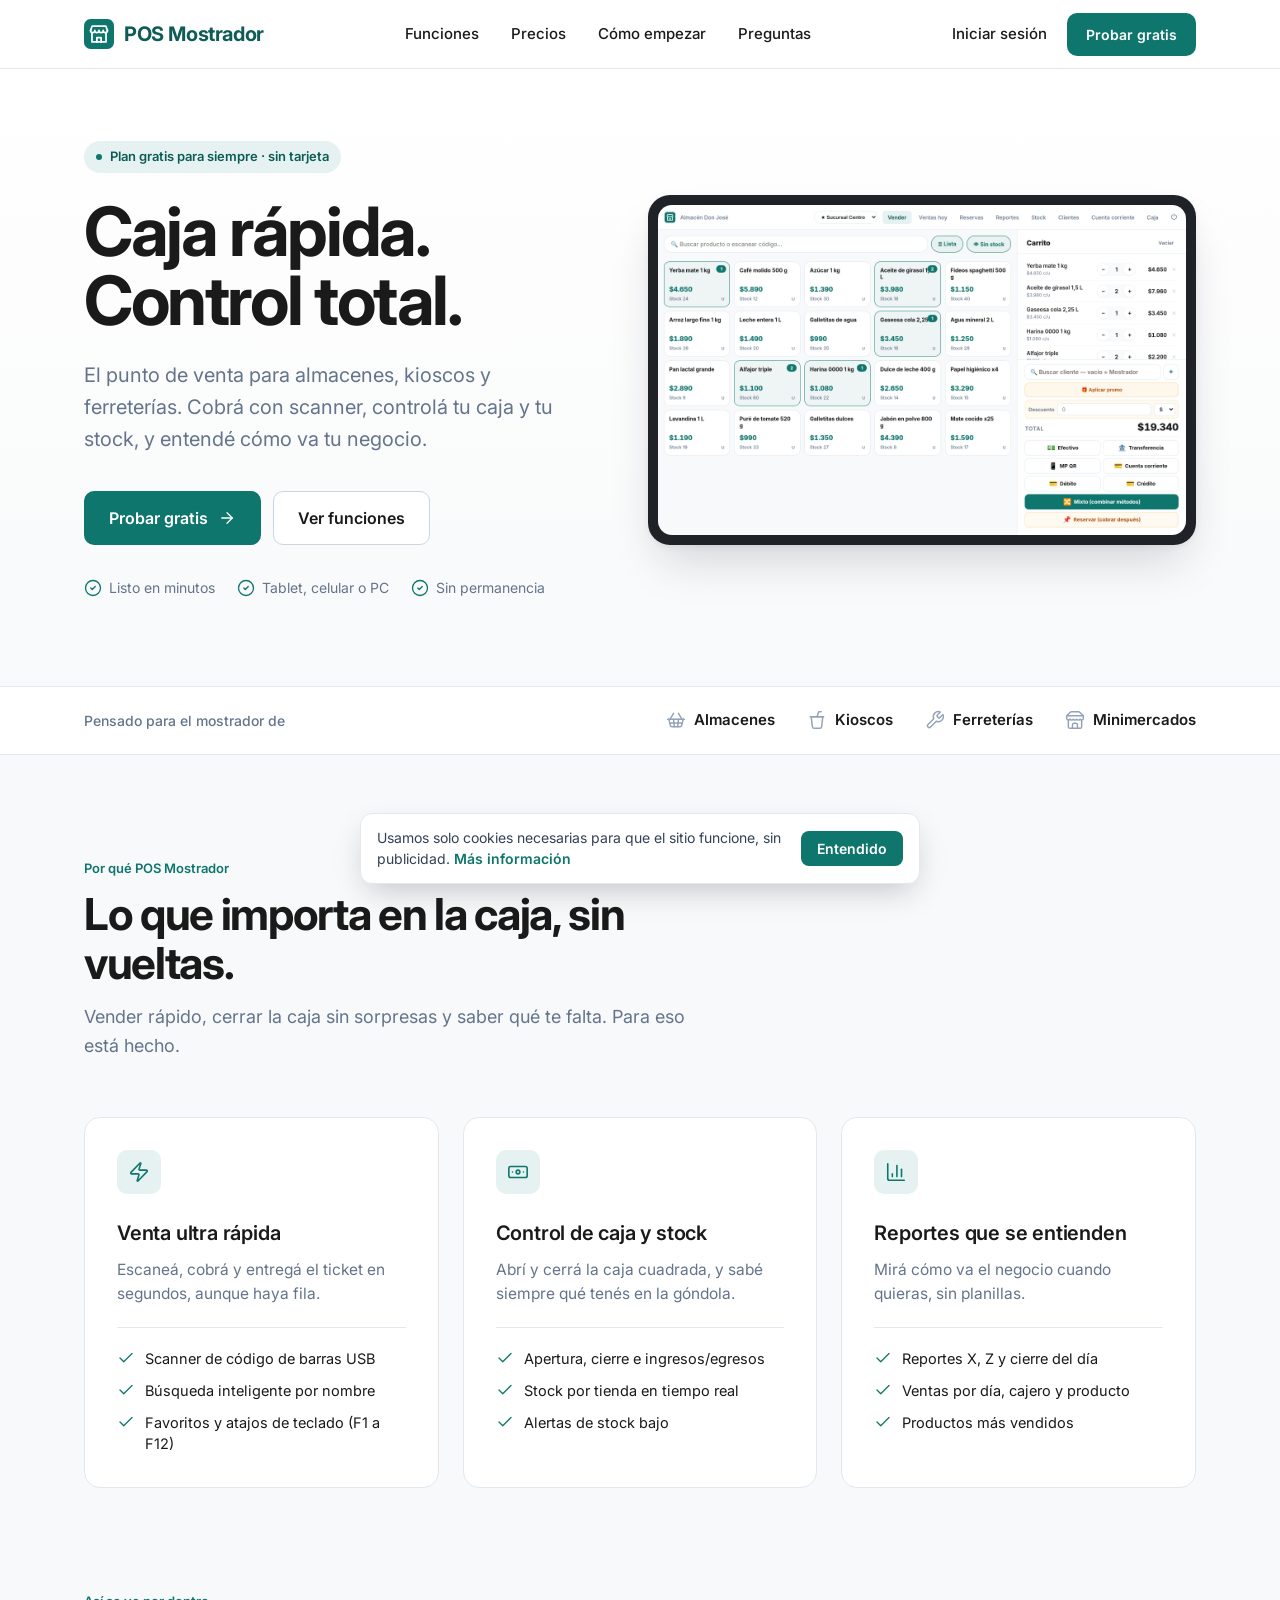
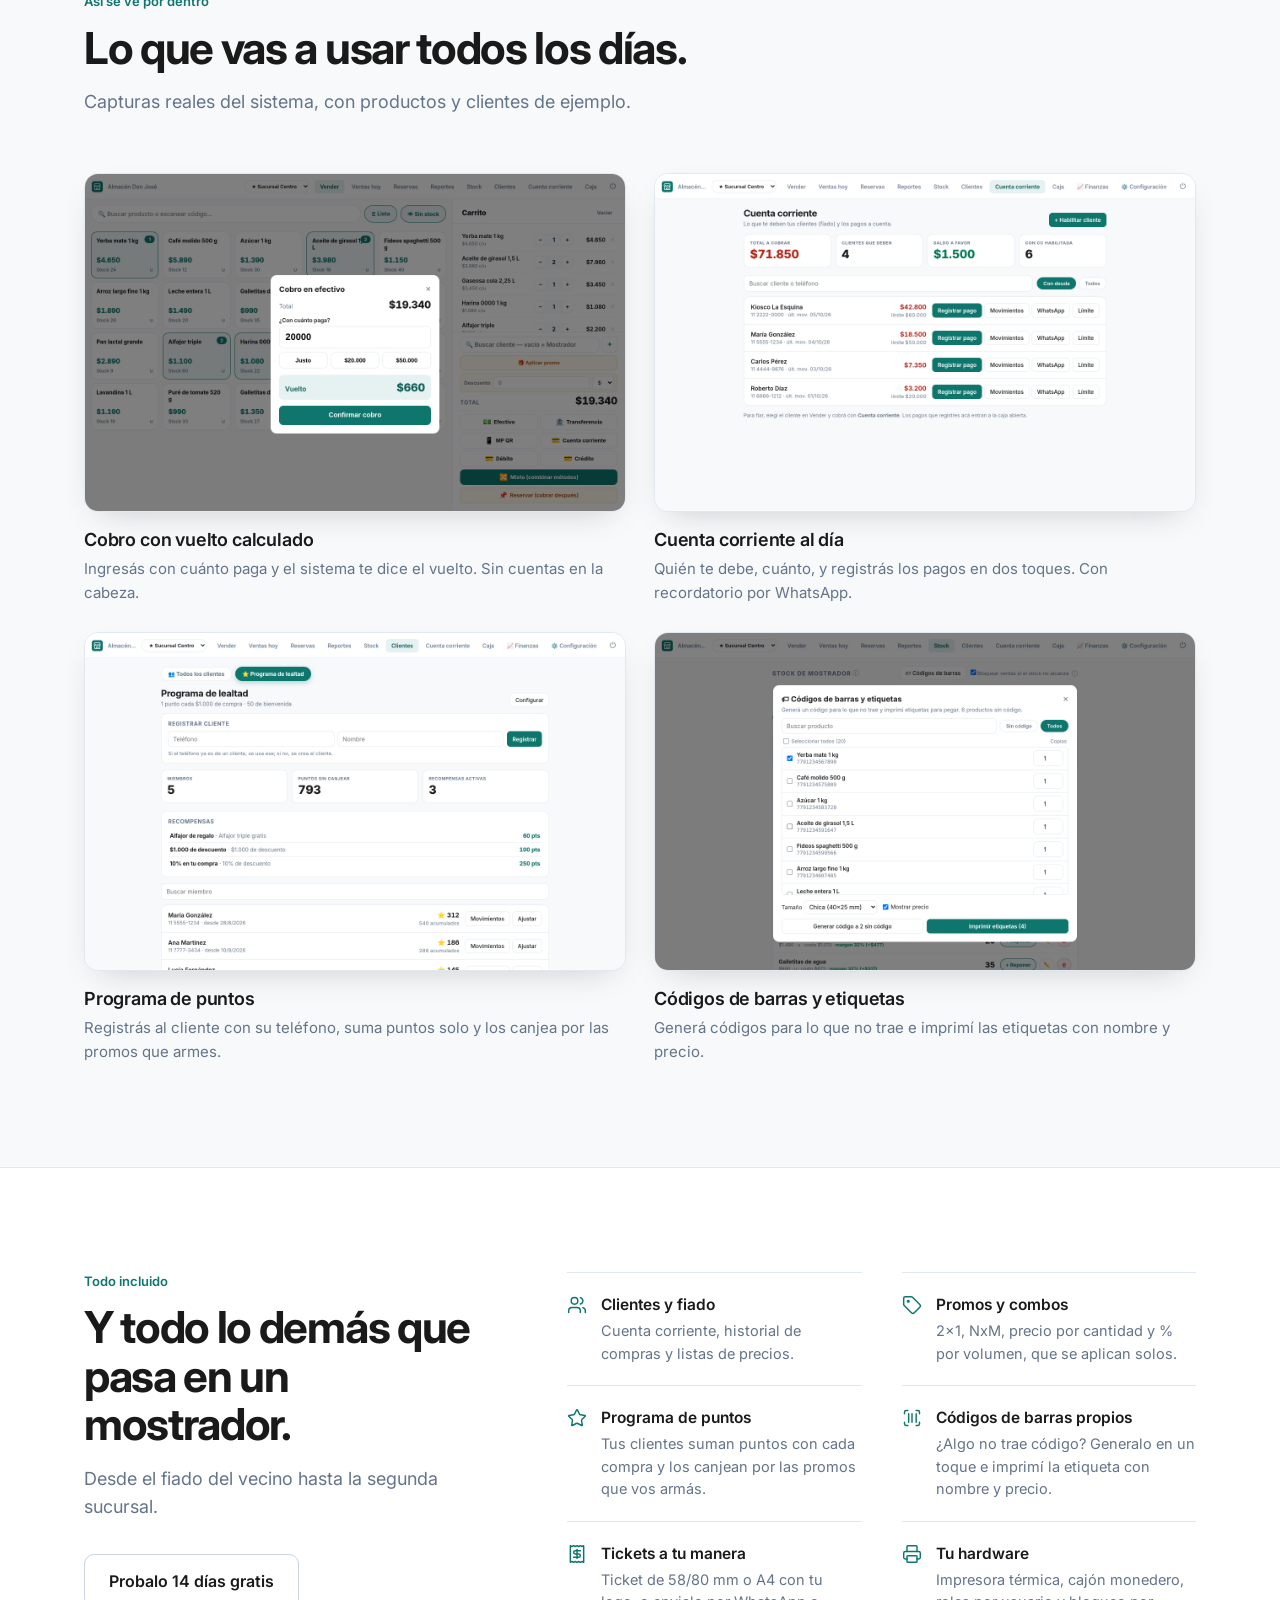
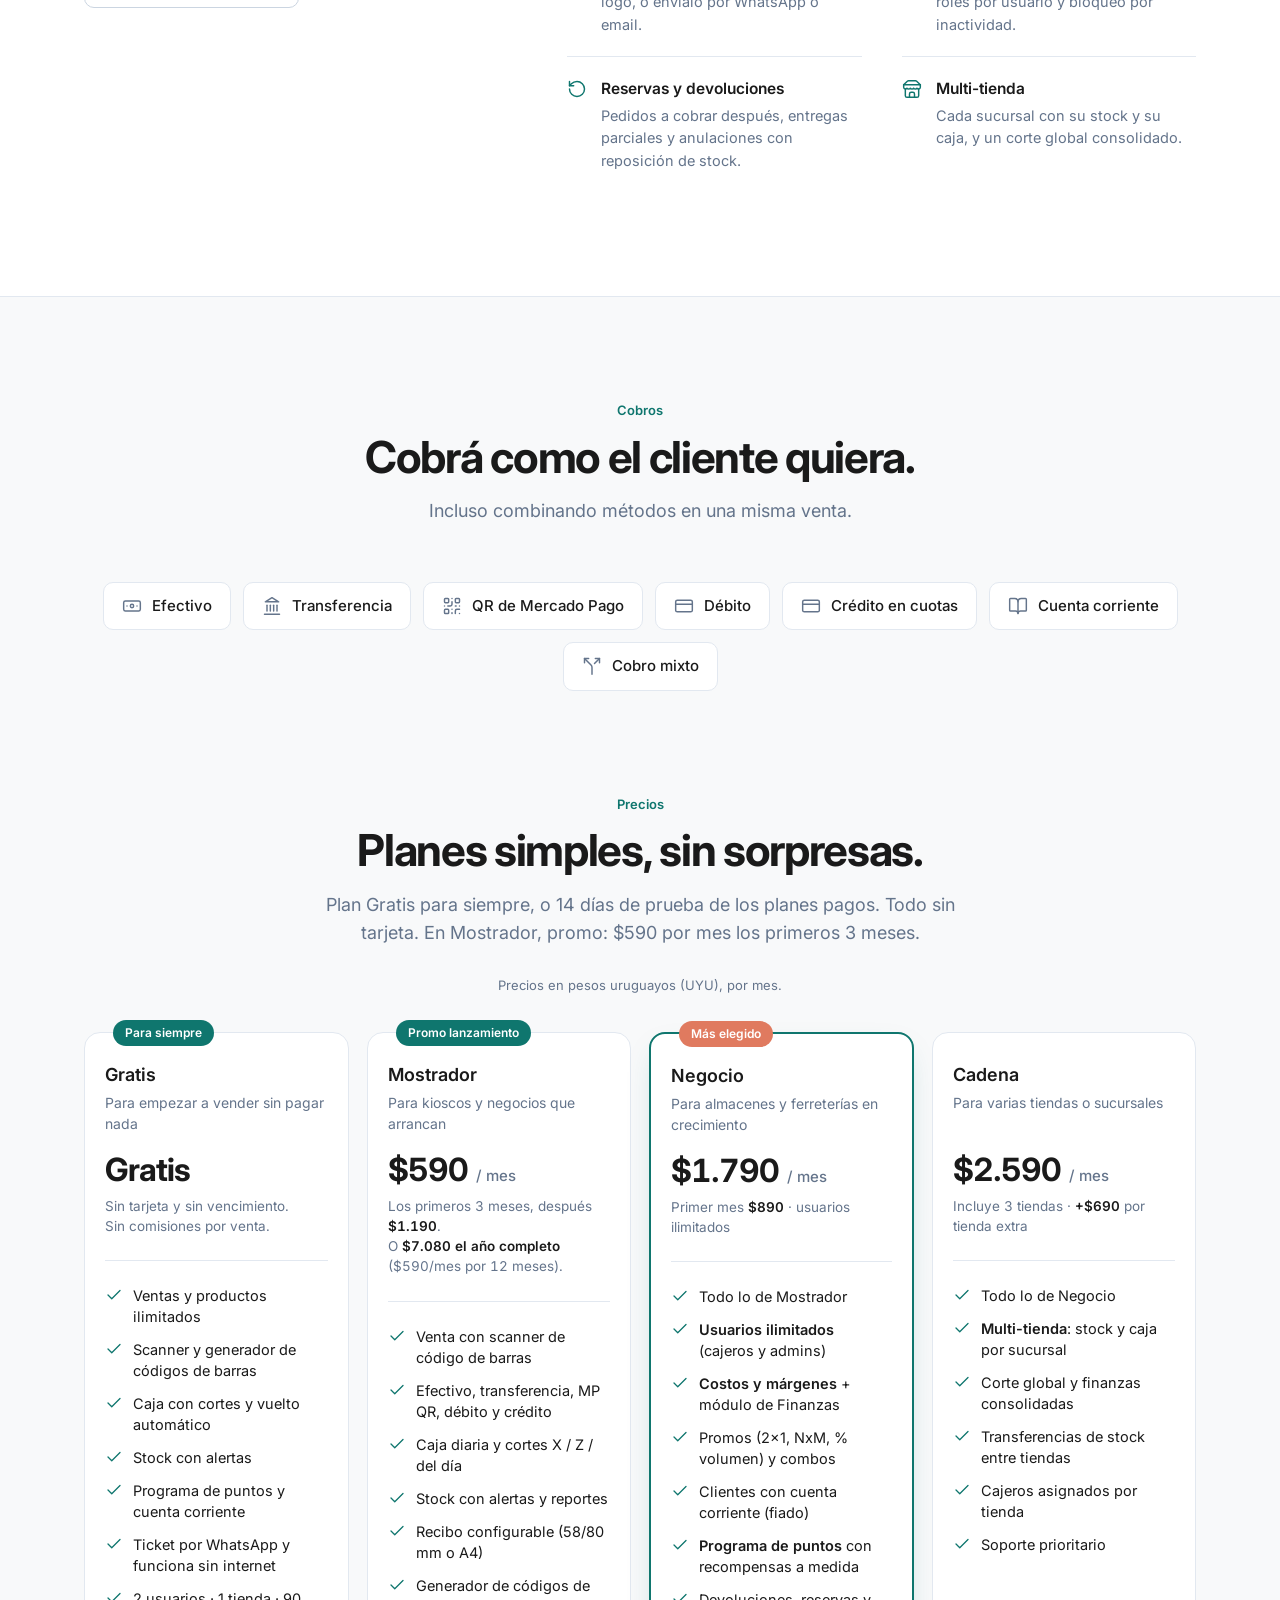
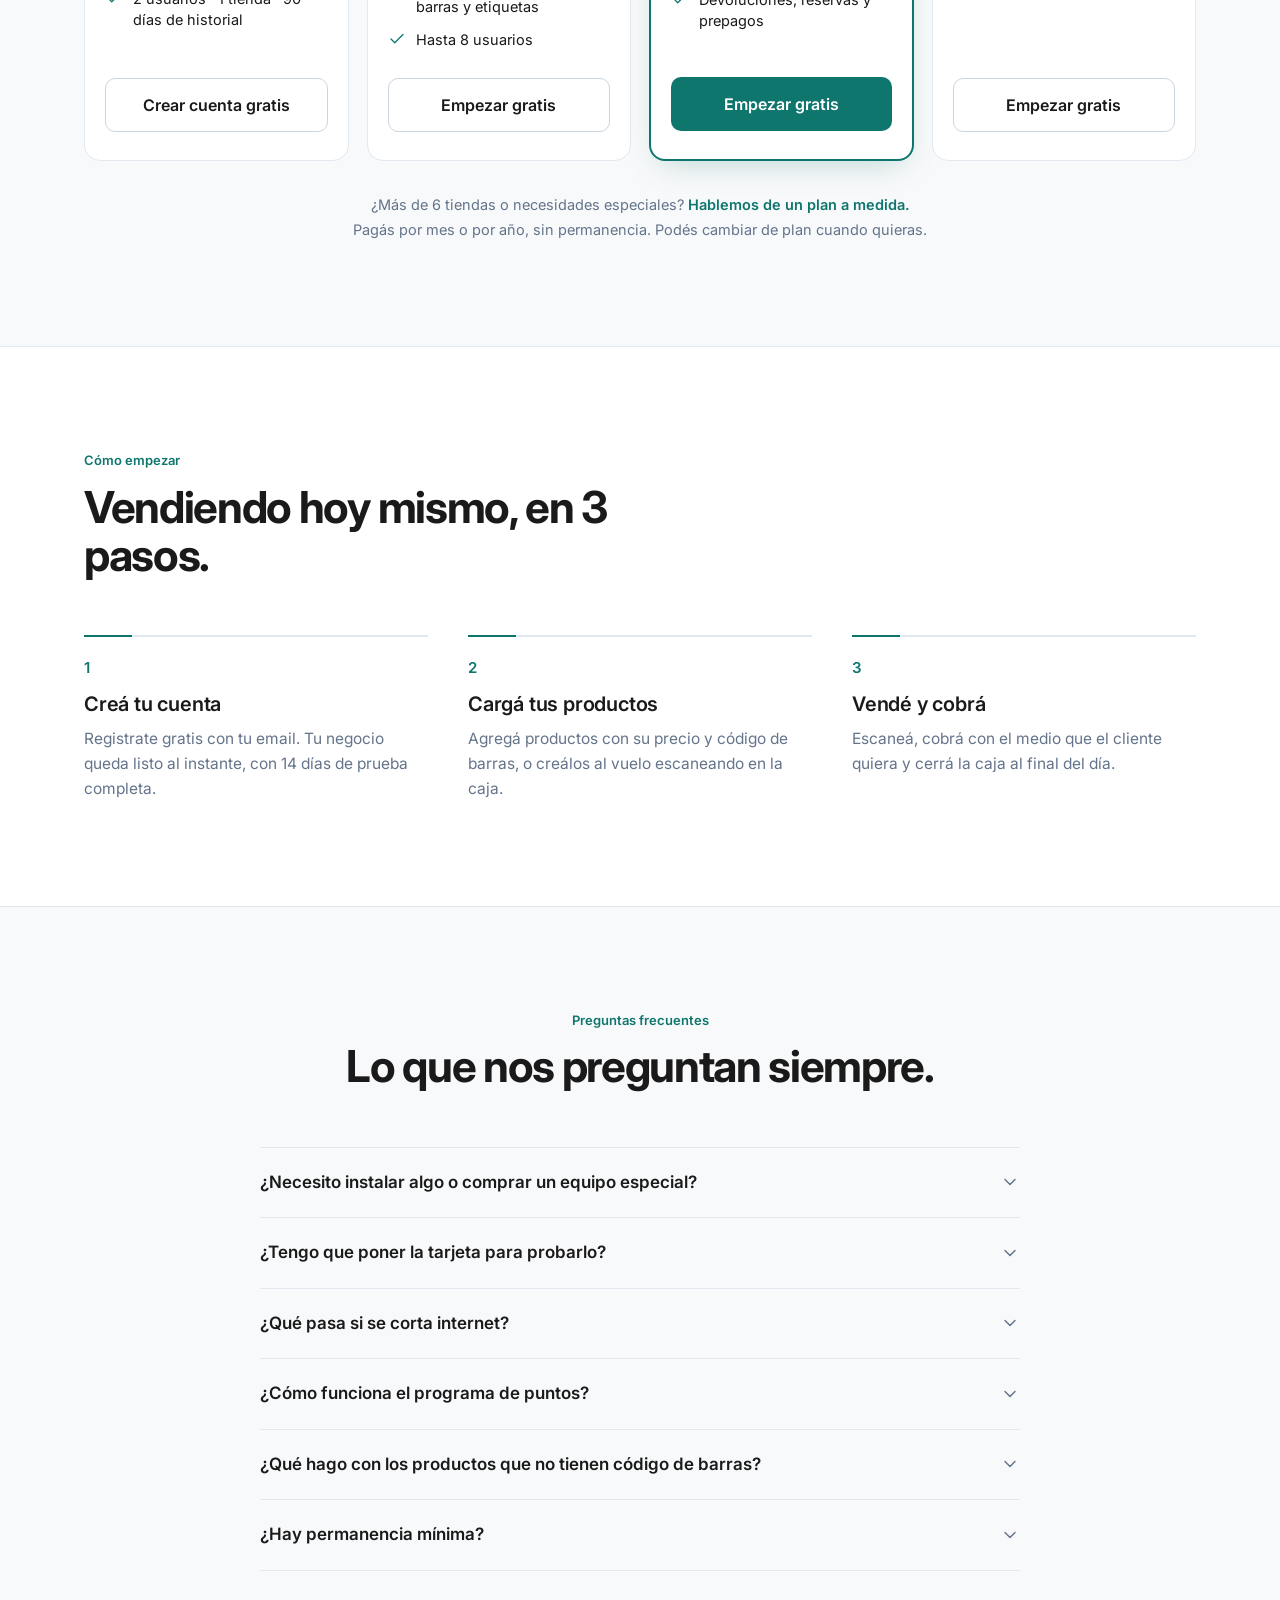
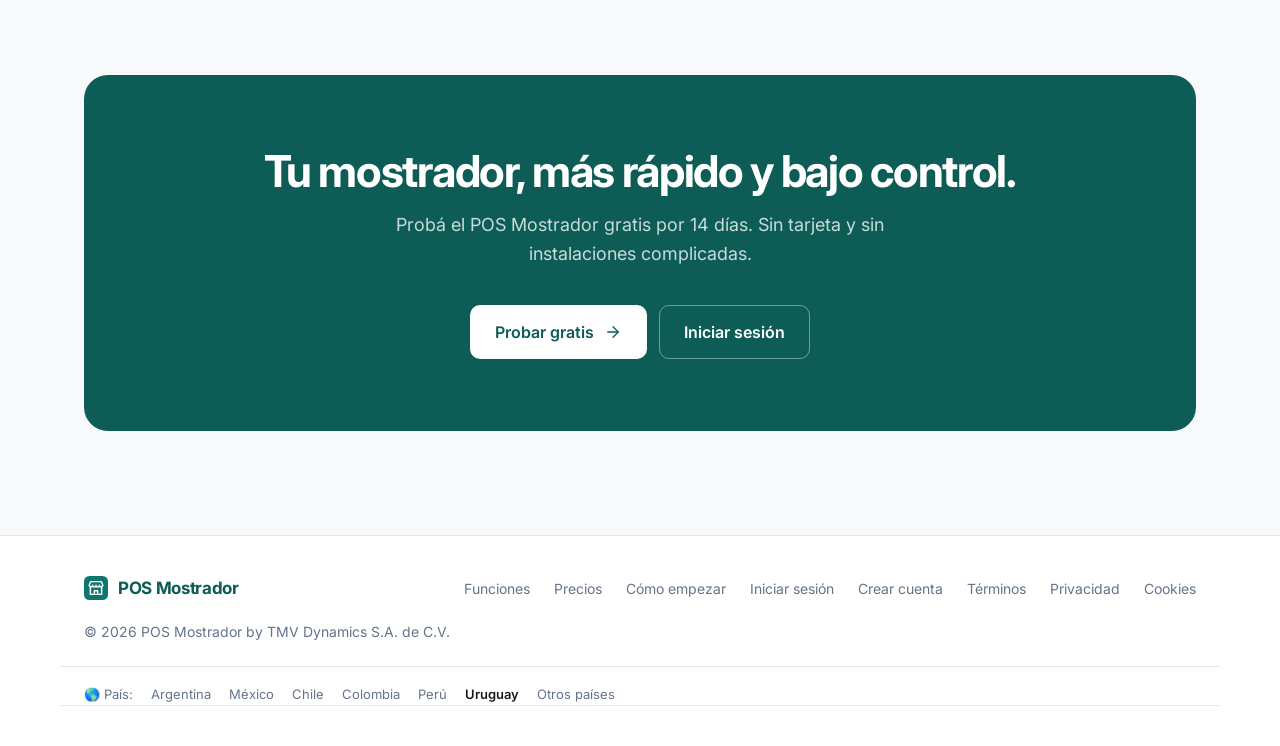
<file: uy/index.html>
<!DOCTYPE html>
<html lang="es-UY" data-pais="UY">
<head>
<meta charset="UTF-8">
<meta name="viewport" content="width=device-width, initial-scale=1.0">
<meta name="theme-color" content="#FFFFFF">
<meta name="color-scheme" content="light">
<meta name="author" content="TMV Dynamics S.A. de C.V.">
<meta name="description" content="POS Mostrador es el punto de venta para almacenes, kioscos, ferreterías y minimercados. Scanner y generador de códigos de barras, caja, stock, reportes y programa de puntos para tus clientes. Plan gratis para siempre, sin tarjeta.">
<meta property="og:title" content="POS Mostrador — Caja rápida. Control total.">
<meta property="og:description" content="El punto de venta para tu almacén, kiosco o ferretería. Scanner, caja, stock, reportes y programa de puntos, todo en uno.">
<title>POS Mostrador — Punto de venta para almacenes, kioscos y ferreterías</title>
<link rel="canonical" href="https://pos.trackmyvend.com/uy/">
<!-- Generado por scripts/generar_landings.py desde index.html: no editar a mano. -->
<!-- hreflang:inicio -->
<link rel="alternate" hreflang="es-AR" href="https://pos.trackmyvend.com/">
<link rel="alternate" hreflang="es-MX" href="https://pos.trackmyvend.com/mx/">
<link rel="alternate" hreflang="es-CL" href="https://pos.trackmyvend.com/cl/">
<link rel="alternate" hreflang="es-CO" href="https://pos.trackmyvend.com/co/">
<link rel="alternate" hreflang="es-PE" href="https://pos.trackmyvend.com/pe/">
<link rel="alternate" hreflang="es-UY" href="https://pos.trackmyvend.com/uy/">
<link rel="alternate" hreflang="es" href="https://pos.trackmyvend.com/intl/">
<link rel="alternate" hreflang="x-default" href="https://pos.trackmyvend.com/">
<!-- hreflang:fin -->
<link rel="icon" type="image/svg+xml" href="../icon.svg">
<link rel="manifest" href="../manifest.webmanifest">
<link rel="preconnect" href="https://fonts.googleapis.com">
<link rel="preconnect" href="https://fonts.gstatic.com" crossorigin>
<link href="https://fonts.googleapis.com/css2?family=Inter:wght@400;500;600;700&display=swap" rel="stylesheet">
<style>
  *{margin:0;padding:0;box-sizing:border-box;-webkit-tap-highlight-color:transparent}
  :root{
    --primary:#0F766E;--primary-dark:#0D5C56;--primary-soft:#E6F2F1;
    --accent:#E07A5F;--accent-soft:#FBEDE8;
    --bg:#F8F9FA;--surface:#FFFFFF;
    --text:#1A1A1A;--text-2:#64748B;--text-3:#94A3B8;
    --success:#10B981;--border:#E2E8F0;
    --radius:12px;
    --shadow-sm:0 1px 2px rgba(16,24,40,.05);
    --shadow-lg:0 24px 48px -12px rgba(16,24,40,.18),0 2px 6px rgba(16,24,40,.06);
  }
  html{scroll-behavior:smooth}
  body{font-family:'Inter',system-ui,sans-serif;background:var(--bg);color:var(--text);-webkit-font-smoothing:antialiased;overflow-x:hidden;line-height:1.5}
  a{color:inherit;text-decoration:none}
  .num{font-variant-numeric:tabular-nums}
  .wrap{max-width:1160px;margin:0 auto;padding:0 24px}
  @media(max-width:600px){.wrap{padding:0 16px}}
  .ic{width:20px;height:20px;fill:none;stroke:currentColor;stroke-width:1.75;stroke-linecap:round;stroke-linejoin:round;flex-shrink:0}

  /* BUTTONS */
  .btn{display:inline-flex;align-items:center;justify-content:center;gap:10px;font-family:inherit;font-weight:600;font-size:16px;border-radius:10px;padding:14px 24px;cursor:pointer;border:1px solid transparent;transition:background .15s,border-color .15s,color .15s;white-space:nowrap}
  .btn .ic{width:18px;height:18px}
  .btn-primary{background:var(--primary);color:#fff}
  .btn-primary:hover{background:var(--primary-dark)}
  .btn-outline{background:var(--surface);color:var(--text);border-color:#CBD5E1}
  .btn-outline:hover{border-color:var(--text-2)}
  .btn-sm{font-size:14px;padding:10px 18px}
  .btn:focus-visible,a:focus-visible,summary:focus-visible{outline:2px solid var(--primary);outline-offset:3px}

  /* NAV */
  nav{position:sticky;top:0;z-index:50;background:rgba(255,255,255,.92);backdrop-filter:saturate(180%) blur(12px);-webkit-backdrop-filter:saturate(180%) blur(12px);border-bottom:1px solid var(--border)}
  .nav-in{display:flex;align-items:center;justify-content:space-between;height:68px;gap:16px}
  .brand{display:flex;align-items:center;gap:10px;font-weight:700;font-size:20px;letter-spacing:-.02em;color:var(--primary-dark);white-space:nowrap}
  @media(max-width:400px){nav .brand{font-size:17px;gap:8px}nav .brand svg{width:26px;height:26px}.nav-right .btn-sm{padding:9px 14px}}
  .brand svg{width:30px;height:30px}
  .nav-links{display:flex;align-items:center;gap:32px;font-size:15px;font-weight:500;color:var(--text)}
  .nav-links a:hover{color:var(--primary)}
  .nav-right{display:flex;align-items:center;gap:20px;font-size:15px;font-weight:500}
  .nav-right .lnk:hover{color:var(--primary)}
  @media(max-width:900px){.nav-links{display:none}}
  @media(max-width:420px){.nav-right .lnk{display:none}}

  /* HERO */
  .hero{background:linear-gradient(180deg,#fff 0%,var(--bg) 100%);padding:72px 0 88px;overflow:hidden}
  .hero-grid{display:grid;grid-template-columns:minmax(0,1fr) minmax(0,1.08fr);gap:56px;align-items:center}
  @media(max-width:980px){.hero-grid{grid-template-columns:1fr;gap:48px}.hero{padding:48px 0 64px}}
  .eyebrow{display:inline-flex;align-items:center;gap:8px;font-size:13px;font-weight:600;color:var(--primary-dark);background:var(--primary-soft);padding:6px 12px;border-radius:999px;margin-bottom:24px}
  .eyebrow .dot{width:6px;height:6px;border-radius:50%;background:var(--primary)}
  h1{font-size:clamp(40px,5.4vw,68px);font-weight:700;line-height:1.02;letter-spacing:-.035em}
  .lead{font-size:clamp(17px,1.6vw,20px);color:var(--text-2);margin-top:24px;max-width:500px;line-height:1.6}
  .cta-row{display:flex;gap:12px;flex-wrap:wrap;margin-top:36px}
  .checks{display:flex;flex-wrap:wrap;gap:10px 22px;margin-top:32px;font-size:14px;color:var(--text-2)}
  .checks span{display:inline-flex;align-items:center;gap:7px}
  .checks .ic{width:18px;height:18px;color:var(--primary)}

  /* CAPTURAS REALES */
  .device{background:#1F2328;border-radius:22px;padding:10px;box-shadow:var(--shadow-lg);max-width:680px;margin-left:auto}
  @media(max-width:980px){.device{margin:0 auto}}
  @media(max-width:600px){.device{border-radius:14px;padding:6px}}
  .screen-img{display:block;width:100%;height:auto;border-radius:14px;background:#fff}
  @media(max-width:600px){.screen-img{border-radius:9px}}
  .shots{display:grid;grid-template-columns:1fr 1fr;gap:28px}
  @media(max-width:820px){.shots{grid-template-columns:1fr}}
  .shot figure{margin:0}
  .shot img{display:block;width:100%;height:auto;border-radius:14px;border:1px solid var(--border);box-shadow:0 12px 32px -16px rgba(16,24,40,.25);background:#fff}
  .shot figcaption{margin-top:14px}
  .shot h3{font-size:18px;font-weight:600;letter-spacing:-.01em}
  .shot p{color:var(--text-2);font-size:15px;margin-top:4px;line-height:1.55}

  /* RUBROS STRIP */
  .rubros{border-top:1px solid var(--border);border-bottom:1px solid var(--border);background:var(--surface)}
  .rubros-in{display:flex;align-items:center;justify-content:space-between;gap:16px 32px;padding-top:22px;padding-bottom:22px;flex-wrap:wrap}
  .rubros-in p{font-size:14px;color:var(--text-2);font-weight:500}
  .rubros-list{display:flex;gap:10px 32px;flex-wrap:wrap;font-weight:600;font-size:15px;color:var(--text)}
  .rubros-list span{display:inline-flex;align-items:center;gap:8px}
  .rubros-list .ic{color:var(--text-3)}

  /* SECTIONS */
  section{padding:104px 0}
  @media(max-width:700px){section{padding:72px 0}}
  .sec-head{max-width:640px;margin-bottom:56px}
  .sec-head.center{text-align:center;margin-left:auto;margin-right:auto}
  .kicker{font-size:13px;font-weight:600;color:var(--primary)}
  h2{font-size:clamp(30px,4vw,44px);font-weight:700;letter-spacing:-.03em;line-height:1.1;margin-top:12px}
  .sec-head p{color:var(--text-2);font-size:18px;margin-top:16px;line-height:1.6}

  /* 3 BENEFITS */
  .benefits{display:grid;grid-template-columns:repeat(3,1fr);gap:24px}
  @media(max-width:880px){.benefits{grid-template-columns:1fr}}
  .benefit{background:var(--surface);border:1px solid var(--border);border-radius:16px;padding:32px}
  .benefit .badge-ic{width:44px;height:44px;border-radius:10px;background:var(--primary-soft);color:var(--primary);display:grid;place-items:center}
  .benefit .badge-ic .ic{width:22px;height:22px}
  .benefit h3{font-size:20px;font-weight:600;letter-spacing:-.01em;margin:24px 0 10px}
  .benefit p{color:var(--text-2);font-size:15.5px;line-height:1.6}
  .benefit ul{list-style:none;margin-top:20px;padding-top:20px;border-top:1px solid var(--border);display:grid;gap:10px}
  .benefit li{display:flex;gap:10px;font-size:14.5px;color:var(--text)}
  .benefit li .ic{width:18px;height:18px;color:var(--primary);margin-top:1px}

  /* ALL FEATURES */
  .all{background:var(--surface);border-top:1px solid var(--border);border-bottom:1px solid var(--border)}
  .all-grid{display:grid;grid-template-columns:minmax(0,.8fr) minmax(0,1.2fr);gap:64px}
  @media(max-width:880px){.all-grid{grid-template-columns:1fr;gap:40px}}
  .all-grid .sec-head{margin-bottom:0}
  .all-grid .sec-head .btn{margin-top:32px}
  .feat-list{display:grid;grid-template-columns:1fr 1fr;gap:0 40px}
  @media(max-width:600px){.feat-list{grid-template-columns:1fr}}
  .feat{display:flex;gap:14px;padding:20px 0;border-top:1px solid var(--border)}
  .feat .ic{color:var(--primary);margin-top:2px}
  .feat h4{font-size:15.5px;font-weight:600}
  .feat p{font-size:14.5px;color:var(--text-2);margin-top:4px;line-height:1.55}

  /* PAYMENTS */
  .pays-row{display:flex;flex-wrap:wrap;gap:12px;justify-content:center}
  .pay{display:inline-flex;align-items:center;gap:10px;background:var(--surface);border:1px solid var(--border);border-radius:10px;padding:12px 18px;font-size:15px;font-weight:500}
  .pay .ic{color:var(--text-2)}

  /* PRICING */
  .price-grid{display:grid;grid-template-columns:repeat(3,1fr);gap:24px;align-items:stretch}
  @media(max-width:920px){.price-grid{grid-template-columns:1fr;max-width:440px;margin:0 auto}}
  .price{background:var(--surface);border:1px solid var(--border);border-radius:16px;padding:32px 28px;display:flex;flex-direction:column;position:relative}
  .price.pop{border:2px solid var(--primary);box-shadow:0 12px 32px -12px rgba(15,118,110,.28)}
  .price-pop{position:absolute;top:-13px;left:28px;background:var(--accent);color:#fff;font-size:12px;font-weight:600;padding:4px 12px;border-radius:999px}
  .price-promo{background:var(--primary)}
  .price[hidden]{display:none}
  .price-grid.con-gratis{grid-template-columns:repeat(4,1fr);gap:18px}
  .price-grid.con-gratis .price{padding:28px 20px}
  .price-grid.con-gratis .price-amt{font-size:32px}
  @media(max-width:1100px){.price-grid.con-gratis{grid-template-columns:repeat(2,1fr);max-width:none}}
  @media(max-width:640px){.price-grid.con-gratis{grid-template-columns:1fr}}
  .pais-moneda{text-align:center;font-size:13px;color:var(--text-2);margin:-28px 0 36px}
  .paises{border-top:1px solid var(--border);margin-top:24px;padding-top:18px;display:flex;flex-wrap:wrap;gap:6px 18px;font-size:13px;color:var(--text-2)}
  .paises a:hover{color:var(--text)}
  .paises a[aria-current]{color:var(--text);font-weight:600}
  .price-name{font-size:18px;font-weight:600}
  .price-for{font-size:14px;color:var(--text-2);margin-top:4px;min-height:42px}
  .price-amt{font-size:40px;font-weight:700;letter-spacing:-.03em;margin-top:20px;line-height:1}
  .price-amt small{font-size:15px;font-weight:500;color:var(--text-2);letter-spacing:0}
  .price-note{font-size:13.5px;color:var(--text-2);margin-top:10px;min-height:40px}
  .price-note b{color:var(--text);font-weight:600}
  .price ul{list-style:none;margin:24px 0 28px;padding-top:24px;border-top:1px solid var(--border);flex:1;display:grid;gap:12px;align-content:start}
  .price li{display:flex;gap:10px;font-size:14.5px;line-height:1.45}
  .price li .ic{width:18px;height:18px;color:var(--primary);margin-top:1px}
  .price li b{font-weight:600}
  .price .btn{width:100%}
  .price-foot{text-align:center;color:var(--text-2);font-size:14.5px;margin-top:32px;line-height:1.7}
  .price-foot a{color:var(--primary);font-weight:600}
  .price-foot a:hover{text-decoration:underline}

  /* STEPS */
  .steps{display:grid;grid-template-columns:repeat(3,1fr);gap:40px;counter-reset:s}
  @media(max-width:820px){.steps{grid-template-columns:1fr;gap:32px}}
  .step{border-top:2px solid var(--border);padding-top:24px;position:relative}
  .step::before{counter-increment:s;content:counter(s);position:absolute;top:-2px;left:0;width:48px;border-top:2px solid var(--primary);padding-top:20px;font-size:15px;font-weight:600;color:var(--primary)}
  .step h3{font-size:20px;font-weight:600;letter-spacing:-.01em;margin-top:28px}
  .step p{color:var(--text-2);font-size:15.5px;margin-top:8px;line-height:1.6}

  /* FAQ */
  .faq{max-width:760px;margin:0 auto}
  .faq details{border-top:1px solid var(--border)}
  .faq details:last-child{border-bottom:1px solid var(--border)}
  .faq summary{list-style:none;cursor:pointer;display:flex;justify-content:space-between;align-items:center;gap:16px;padding:22px 0;font-size:17px;font-weight:600}
  .faq summary::-webkit-details-marker{display:none}
  .faq summary .ic{color:var(--text-2);transition:transform .2s}
  .faq details[open] summary .ic{transform:rotate(180deg)}
  .faq details p{color:var(--text-2);font-size:15.5px;line-height:1.65;padding:0 40px 24px 0}

  /* FINAL CTA */
  .final{background:var(--primary-dark);color:#fff;border-radius:24px;padding:72px 32px;text-align:center}
  .final h2{color:#fff;margin-top:0}
  .final p{color:rgba(255,255,255,.78);font-size:18px;margin:16px auto 0;max-width:520px;line-height:1.6}
  .final .cta-row{justify-content:center}
  .final .btn-primary{background:#fff;color:var(--primary-dark)}
  .final .btn-primary:hover{background:#F1F5F4}
  .final .btn-outline{background:transparent;color:#fff;border-color:rgba(255,255,255,.4)}
  .final .btn-outline:hover{border-color:#fff}
  @media(max-width:600px){.final{padding:56px 20px;border-radius:18px}}

  footer{border-top:1px solid var(--border);padding:40px 0;background:var(--surface)}
  .foot-in{display:flex;justify-content:space-between;align-items:center;gap:20px;flex-wrap:wrap;color:var(--text-2);font-size:14px}
  .foot-in .brand{font-size:17px}
  .foot-in .brand svg{width:24px;height:24px}
  .foot-links{display:flex;gap:24px;flex-wrap:wrap}
  .foot-links a:hover{color:var(--text)}
</style>
</head>
<body>

<!-- Iconos (trazos estilo Lucide) -->
<svg width="0" height="0" style="position:absolute" aria-hidden="true">
  <symbol id="logo" viewBox="0 0 512 512"><rect width="512" height="512" rx="112" fill="#0F766E"/><g fill="none" stroke="#fff" stroke-width="30" stroke-linecap="round" stroke-linejoin="round"><path d="M112 196 L140 120 H372 L400 196"/><path d="M112 196 a36 36 0 0 0 72 0 a36 36 0 0 0 72 0 a36 36 0 0 0 72 0 a36 36 0 0 0 72 0"/><path d="M136 244 V392 H376 V244"/><path d="M220 392 V316 H292 V392"/></g></symbol>
  <symbol id="i-arrow" viewBox="0 0 24 24"><path d="M5 12h14"/><path d="m12 5 7 7-7 7"/></symbol>
  <symbol id="i-check" viewBox="0 0 24 24"><path d="M20 6 9 17l-5-5"/></symbol>
  <symbol id="i-check-circle" viewBox="0 0 24 24"><circle cx="12" cy="12" r="10"/><path d="m9 12 2 2 4-4"/></symbol>
  <symbol id="i-chevron" viewBox="0 0 24 24"><path d="m6 9 6 6 6-6"/></symbol>
  <symbol id="i-search" viewBox="0 0 24 24"><circle cx="11" cy="11" r="8"/><path d="m21 21-4.3-4.3"/></symbol>
  <symbol id="i-scan" viewBox="0 0 24 24"><path d="M3 7V5a2 2 0 0 1 2-2h2"/><path d="M17 3h2a2 2 0 0 1 2 2v2"/><path d="M21 17v2a2 2 0 0 1-2 2h-2"/><path d="M7 21H5a2 2 0 0 1-2-2v-2"/><path d="M8 7v10"/><path d="M12 7v10"/><path d="M17 7v10"/></symbol>
  <symbol id="i-zap" viewBox="0 0 24 24"><path d="M4 14a1 1 0 0 1-.78-1.63l9.9-10.2a.5.5 0 0 1 .86.46l-1.92 6.02A1 1 0 0 0 13 10h7a1 1 0 0 1 .78 1.63l-9.9 10.2a.5.5 0 0 1-.86-.46l1.92-6.02A1 1 0 0 0 11 14z"/></symbol>
  <symbol id="i-cart" viewBox="0 0 24 24"><circle cx="8" cy="21" r="1"/><circle cx="19" cy="21" r="1"/><path d="M2.05 2.05h2l2.66 12.42a2 2 0 0 0 2 1.58h9.78a2 2 0 0 0 1.95-1.57l1.65-7.43H5.12"/></symbol>
  <symbol id="i-box" viewBox="0 0 24 24"><path d="M11 21.73a2 2 0 0 0 2 0l7-4A2 2 0 0 0 21 16V8a2 2 0 0 0-1-1.73l-7-4a2 2 0 0 0-2 0l-7 4A2 2 0 0 0 3 8v8a2 2 0 0 0 1 1.73z"/><path d="M12 22V12"/><path d="m3.3 7 7.7 4.73a2 2 0 0 0 2 0L20.7 7"/></symbol>
  <symbol id="i-users" viewBox="0 0 24 24"><path d="M16 21v-2a4 4 0 0 0-4-4H6a4 4 0 0 0-4 4v2"/><circle cx="9" cy="7" r="4"/><path d="M22 21v-2a4 4 0 0 0-3-3.87"/><path d="M16 3.13a4 4 0 0 1 0 7.75"/></symbol>
  <symbol id="i-cash" viewBox="0 0 24 24"><rect width="20" height="12" x="2" y="6" rx="2"/><circle cx="12" cy="12" r="2"/><path d="M6 12h.01M18 12h.01"/></symbol>
  <symbol id="i-chart" viewBox="0 0 24 24"><path d="M3 3v16a2 2 0 0 0 2 2h16"/><path d="M18 17V9"/><path d="M13 17V5"/><path d="M8 17v-3"/></symbol>
  <symbol id="i-tag" viewBox="0 0 24 24"><path d="M12.59 2.59A2 2 0 0 0 11.17 2H4a2 2 0 0 0-2 2v7.17a2 2 0 0 0 .59 1.42l8.7 8.7a2.43 2.43 0 0 0 3.42 0l6.58-6.58a2.43 2.43 0 0 0 0-3.42z"/><circle cx="7.5" cy="7.5" r="1"/></symbol>
  <symbol id="i-star" viewBox="0 0 24 24"><path d="M11.53 2.3a.53.53 0 0 1 .95 0l2.31 4.68a2.12 2.12 0 0 0 1.6 1.16l5.16.76a.53.53 0 0 1 .3.9l-3.74 3.64a2.12 2.12 0 0 0-.61 1.88l.88 5.14a.53.53 0 0 1-.77.56l-4.62-2.43a2.12 2.12 0 0 0-1.97 0L6.4 21.01a.53.53 0 0 1-.77-.56l.88-5.14a2.12 2.12 0 0 0-.61-1.88L2.16 9.79a.53.53 0 0 1 .3-.9l5.16-.76a2.12 2.12 0 0 0 1.6-1.16z"/></symbol>
  <symbol id="i-receipt" viewBox="0 0 24 24"><path d="M4 2v20l2-1 2 1 2-1 2 1 2-1 2 1 2-1 2 1V2l-2 1-2-1-2 1-2-1-2 1-2-1-2 1Z"/><path d="M16 8h-6a2 2 0 1 0 0 4h4a2 2 0 1 1 0 4H8"/><path d="M12 17.5v-11"/></symbol>
  <symbol id="i-undo" viewBox="0 0 24 24"><path d="M3 12a9 9 0 1 0 9-9 9.75 9.75 0 0 0-6.74 2.74L3 8"/><path d="M3 3v5h5"/></symbol>
  <symbol id="i-store" viewBox="0 0 24 24"><path d="m2 7 4.41-4.41A2 2 0 0 1 7.83 2h8.34a2 2 0 0 1 1.42.59L22 7"/><path d="M4 12v8a2 2 0 0 0 2 2h12a2 2 0 0 0 2-2v-8"/><path d="M15 22v-4a2 2 0 0 0-2-2h-2a2 2 0 0 0-2 2v4"/><path d="M2 7h20"/><path d="M22 7v3a2 2 0 0 1-2 2 2.7 2.7 0 0 1-2-1 2.7 2.7 0 0 1-2 1 2.7 2.7 0 0 1-2-1 2.7 2.7 0 0 1-2 1 2.7 2.7 0 0 1-2-1 2.7 2.7 0 0 1-2 1 2.7 2.7 0 0 1-2-1 2.7 2.7 0 0 1-2 1 2 2 0 0 1-2-2V7"/></symbol>
  <symbol id="i-printer" viewBox="0 0 24 24"><path d="M6 18H4a2 2 0 0 1-2-2v-5a2 2 0 0 1 2-2h16a2 2 0 0 1 2 2v5a2 2 0 0 1-2 2h-2"/><path d="M6 9V3a1 1 0 0 1 1-1h10a1 1 0 0 1 1 1v6"/><rect x="6" y="14" width="12" height="8" rx="1"/></symbol>
  <symbol id="i-card" viewBox="0 0 24 24"><rect width="20" height="14" x="2" y="5" rx="2"/><path d="M2 10h20"/></symbol>
  <symbol id="i-bank" viewBox="0 0 24 24"><path d="M3 22h18"/><path d="M6 18v-7"/><path d="M10 18v-7"/><path d="M14 18v-7"/><path d="M18 18v-7"/><path d="M12 2 20 7H4z"/></symbol>
  <symbol id="i-qr" viewBox="0 0 24 24"><rect width="5" height="5" x="3" y="3" rx="1"/><rect width="5" height="5" x="16" y="3" rx="1"/><rect width="5" height="5" x="3" y="16" rx="1"/><path d="M21 16h-3a2 2 0 0 0-2 2v3"/><path d="M21 21v.01"/><path d="M12 7v3a2 2 0 0 1-2 2H7"/><path d="M3 12h.01"/><path d="M12 3h.01"/><path d="M12 16v.01"/><path d="M16 12h1"/><path d="M21 12v.01"/><path d="M12 21v-1"/></symbol>
  <symbol id="i-book" viewBox="0 0 24 24"><path d="M12 7v14"/><path d="M3 18a1 1 0 0 1-1-1V4a1 1 0 0 1 1-1h5a4 4 0 0 1 4 4 4 4 0 0 1 4-4h5a1 1 0 0 1 1 1v13a1 1 0 0 1-1 1h-6a3 3 0 0 0-3 3 3 3 0 0 0-3-3z"/></symbol>
  <symbol id="i-split" viewBox="0 0 24 24"><path d="M16 3h5v5"/><path d="M8 3H3v5"/><path d="M12 22v-8.3a4 4 0 0 0-1.17-2.87L3 3"/><path d="m15 9 6-6"/></symbol>
  <symbol id="i-trash" viewBox="0 0 24 24"><path d="M3 6h18"/><path d="M19 6v14c0 1-1 2-2 2H7c-1 0-2-1-2-2V6"/><path d="M8 6V4c0-1 1-2 2-2h4c1 0 2 1 2 2v2"/></symbol>
  <symbol id="i-wrench" viewBox="0 0 24 24"><path d="M14.7 6.3a1 1 0 0 0 0 1.4l1.6 1.6a1 1 0 0 0 1.4 0l3.77-3.77a6 6 0 0 1-7.94 7.94l-6.91 6.91a2.12 2.12 0 0 1-3-3l6.91-6.91a6 6 0 0 1 7.94-7.94l-3.76 3.76z"/></symbol>
  <symbol id="i-basket" viewBox="0 0 24 24"><path d="m15 11-1 9"/><path d="m19 11-4-7"/><path d="M2 11h20"/><path d="m3.5 11 1.6 7.4a2 2 0 0 0 2 1.6h9.8a2 2 0 0 0 2-1.6l1.7-7.4"/><path d="M4.5 15.5h15"/><path d="m5 11 4-7"/><path d="m9 11 1 9"/></symbol>
  <symbol id="i-cup" viewBox="0 0 24 24"><path d="M5 8h14l-1.5 12.2a2 2 0 0 1-2 1.8h-7a2 2 0 0 1-2-1.8z"/><path d="M4 8h16"/><path d="M12 8 14 2h3"/></symbol>
</svg>

<nav>
  <div class="wrap nav-in">
    <a class="brand" href="#" aria-label="POS Mostrador — inicio"><svg aria-hidden="true"><use href="#logo"/></svg>POS Mostrador</a>
    <div class="nav-links">
      <a href="#funciones">Funciones</a>
      <a href="#precios">Precios</a>
      <a href="#como">Cómo empezar</a>
      <a href="#faq">Preguntas</a>
    </div>
    <div class="nav-right">
      <a class="lnk" href="../login.html">Iniciar sesión</a>
      <a class="btn btn-primary btn-sm" href="../signup.html?pais=UY">Probar gratis</a>
    </div>
  </div>
</nav>

<header class="hero">
  <div class="wrap hero-grid">
    <div>
      <span class="eyebrow"><span class="dot"></span><span id="eyebrow-txt">Plan gratis para siempre · sin tarjeta</span></span>
      <h1>Caja rápida.<br>Control total.</h1>
      <p class="lead">El punto de venta para almacenes, kioscos y ferreterías. Cobrá con scanner, controlá tu caja y tu stock, y entendé cómo va tu negocio.</p>
      <div class="cta-row">
        <a class="btn btn-primary" href="../signup.html?pais=UY">Probar gratis <svg class="ic"><use href="#i-arrow"/></svg></a>
        <a class="btn btn-outline" href="#funciones">Ver funciones</a>
      </div>
      <div class="checks">
        <span><svg class="ic"><use href="#i-check-circle"/></svg>Listo en minutos</span>
        <span><svg class="ic"><use href="#i-check-circle"/></svg>Tablet, celular o PC</span>
        <span><svg class="ic"><use href="#i-check-circle"/></svg>Sin permanencia</span>
      </div>
    </div>

    <!-- Captura real de la app (datos de ejemplo) -->
    <div class="device">
      <img class="screen-img" src="../img/app-venta.jpg" width="2560" height="1600" fetchpriority="high"
        alt="Pantalla de venta del POS Mostrador: grilla de productos con precio y stock, y el carrito con el total listo para cobrar">
    </div>
  </div>
</header>

<div class="rubros">
  <div class="wrap rubros-in">
    <p>Pensado para el mostrador de</p>
    <div class="rubros-list">
      <span><svg class="ic"><use href="#i-basket"/></svg>Almacenes</span>
      <span><svg class="ic"><use href="#i-cup"/></svg>Kioscos</span>
      <span><svg class="ic"><use href="#i-wrench"/></svg>Ferreterías</span>
      <span><svg class="ic"><use href="#i-store"/></svg>Minimercados</span>
    </div>
  </div>
</div>

<section id="funciones">
  <div class="wrap">
    <div class="sec-head">
      <div class="kicker">Por qué POS Mostrador</div>
      <h2>Lo que importa en la caja, sin vueltas.</h2>
      <p>Vender rápido, cerrar la caja sin sorpresas y saber qué te falta. Para eso está hecho.</p>
    </div>

    <div class="benefits">
      <div class="benefit">
        <div class="badge-ic"><svg class="ic"><use href="#i-zap"/></svg></div>
        <h3>Venta ultra rápida</h3>
        <p>Escaneá, cobrá y entregá el ticket en segundos, aunque haya fila.</p>
        <ul>
          <li><svg class="ic"><use href="#i-check"/></svg>Scanner de código de barras USB</li>
          <li><svg class="ic"><use href="#i-check"/></svg>Búsqueda inteligente por nombre</li>
          <li><svg class="ic"><use href="#i-check"/></svg>Favoritos y atajos de teclado (F1 a F12)</li>
        </ul>
      </div>
      <div class="benefit">
        <div class="badge-ic"><svg class="ic"><use href="#i-cash"/></svg></div>
        <h3>Control de caja y stock</h3>
        <p>Abrí y cerrá la caja cuadrada, y sabé siempre qué tenés en la góndola.</p>
        <ul>
          <li><svg class="ic"><use href="#i-check"/></svg>Apertura, cierre e ingresos/egresos</li>
          <li><svg class="ic"><use href="#i-check"/></svg>Stock por tienda en tiempo real</li>
          <li><svg class="ic"><use href="#i-check"/></svg>Alertas de stock bajo</li>
        </ul>
      </div>
      <div class="benefit">
        <div class="badge-ic"><svg class="ic"><use href="#i-chart"/></svg></div>
        <h3>Reportes que se entienden</h3>
        <p>Mirá cómo va el negocio cuando quieras, sin planillas.</p>
        <ul>
          <li><svg class="ic"><use href="#i-check"/></svg>Reportes X, Z y cierre del día</li>
          <li><svg class="ic"><use href="#i-check"/></svg>Ventas por día, cajero y producto</li>
          <li><svg class="ic"><use href="#i-check"/></svg>Productos más vendidos</li>
        </ul>
      </div>
    </div>
  </div>
</section>

<section id="capturas" style="padding-top:0">
  <div class="wrap">
    <div class="sec-head">
      <div class="kicker">Así se ve por dentro</div>
      <h2>Lo que vas a usar todos los días.</h2>
      <p>Capturas reales del sistema, con productos y clientes de ejemplo.</p>
    </div>
    <div class="shots">
      <div class="shot"><figure>
        <img src="../img/app-vuelto.jpg" width="2560" height="1600" loading="lazy" alt="Cobro en efectivo: el cliente paga con $20.000 y el sistema muestra el vuelto de $660">
        <figcaption><h3>Cobro con vuelto calculado</h3><p>Ingresás con cuánto paga y el sistema te dice el vuelto. Sin cuentas en la cabeza.</p></figcaption>
      </figure></div>
      <div class="shot"><figure>
        <img src="../img/app-cuenta-corriente.jpg" width="2560" height="1600" loading="lazy" alt="Cuenta corriente: total a cobrar, clientes que deben y botón para registrar pagos">
        <figcaption><h3>Cuenta corriente al día</h3><p>Quién te debe, cuánto, y registrás los pagos en dos toques. Con recordatorio por WhatsApp.</p></figcaption>
      </figure></div>
      <div class="shot"><figure>
        <img src="../img/app-lealtad.jpg" width="2560" height="1600" loading="lazy" alt="Programa de lealtad: registro por teléfono, miembros con sus puntos y recompensas">
        <figcaption><h3>Programa de puntos</h3><p>Registrás al cliente con su teléfono, suma puntos solo y los canjea por las promos que armes.</p></figcaption>
      </figure></div>
      <div class="shot"><figure>
        <img src="../img/app-codigos.jpg" width="2560" height="1600" loading="lazy" alt="Generador de códigos de barras: lista de productos para generar códigos e imprimir etiquetas">
        <figcaption><h3>Códigos de barras y etiquetas</h3><p>Generá códigos para lo que no trae e imprimí las etiquetas con nombre y precio.</p></figcaption>
      </figure></div>
    </div>
  </div>
</section>

<section class="all">
  <div class="wrap all-grid">
    <div class="sec-head">
      <div class="kicker">Todo incluido</div>
      <h2>Y todo lo demás que pasa en un mostrador.</h2>
      <p>Desde el fiado del vecino hasta la segunda sucursal.</p>
      <a class="btn btn-outline" href="../signup.html?pais=UY">Probalo 14 días gratis</a>
    </div>
    <div class="feat-list">
      <div class="feat"><svg class="ic"><use href="#i-users"/></svg><div><h4>Clientes y fiado</h4><p>Cuenta corriente, historial de compras y listas de precios.</p></div></div>
      <div class="feat"><svg class="ic"><use href="#i-tag"/></svg><div><h4>Promos y combos</h4><p>2x1, NxM, precio por cantidad y % por volumen, que se aplican solos.</p></div></div>
      <div class="feat"><svg class="ic"><use href="#i-star"/></svg><div><h4>Programa de puntos</h4><p>Tus clientes suman puntos con cada compra y los canjean por las promos que vos armás.</p></div></div>
      <div class="feat"><svg class="ic"><use href="#i-scan"/></svg><div><h4>Códigos de barras propios</h4><p>¿Algo no trae código? Generalo en un toque e imprimí la etiqueta con nombre y precio.</p></div></div>
      <div class="feat"><svg class="ic"><use href="#i-receipt"/></svg><div><h4>Tickets a tu manera</h4><p>Ticket de 58/80 mm o A4 con tu logo, o envialo por WhatsApp o email.</p></div></div>
      <div class="feat"><svg class="ic"><use href="#i-printer"/></svg><div><h4>Tu hardware</h4><p>Impresora térmica, cajón monedero, roles por usuario y bloqueo por inactividad.</p></div></div>
      <div class="feat"><svg class="ic"><use href="#i-undo"/></svg><div><h4>Reservas y devoluciones</h4><p>Pedidos a cobrar después, entregas parciales y anulaciones con reposición de stock.</p></div></div>
      <div class="feat"><svg class="ic"><use href="#i-store"/></svg><div><h4>Multi-tienda</h4><p>Cada sucursal con su stock y su caja, y un corte global consolidado.</p></div></div>
    </div>
  </div>
</section>

<section>
  <div class="wrap">
    <div class="sec-head center">
      <div class="kicker">Cobros</div>
      <h2>Cobrá como el cliente quiera.</h2>
      <p>Incluso combinando métodos en una misma venta.</p>
    </div>
    <div class="pays-row">
      <div class="pay"><svg class="ic"><use href="#i-cash"/></svg>Efectivo</div>
      <div class="pay"><svg class="ic"><use href="#i-bank"/></svg>Transferencia</div>
      <div class="pay"><svg class="ic"><use href="#i-qr"/></svg>QR de Mercado Pago</div>
      <div class="pay"><svg class="ic"><use href="#i-card"/></svg>Débito</div>
      <div class="pay"><svg class="ic"><use href="#i-card"/></svg>Crédito en cuotas</div>
      <div class="pay"><svg class="ic"><use href="#i-book"/></svg>Cuenta corriente</div>
      <div class="pay"><svg class="ic"><use href="#i-split"/></svg>Cobro mixto</div>
    </div>
  </div>
</section>

<section id="precios" style="padding-top:0">
  <div class="wrap">
    <div class="sec-head center">
      <div class="kicker">Precios</div>
      <h2>Planes simples, sin sorpresas.</h2>
      <p data-pp-texto>Plan Gratis para siempre, o 14 días de prueba de los planes pagos. Todo sin tarjeta. En Mostrador, promo: <span data-pp="intro">$590</span> por mes los primeros 3 meses.</p>
    </div>

    <p class="pais-moneda" data-pp="moneda">Precios en pesos uruguayos (UYU), por mes.</p>

    <div class="price-grid con-gratis">
      <div class="price" id="price-gratis">
        <div class="price-pop price-promo">Para siempre</div>
        <div class="price-name">Gratis</div>
        <div class="price-for">Para empezar a vender sin pagar nada</div>
        <div class="price-amt num">Gratis</div>
        <div class="price-note num">Sin tarjeta y sin vencimiento.<br>Sin comisiones por venta.</div>
        <ul>
          <li><svg class="ic"><use href="#i-check"/></svg>Ventas y productos ilimitados</li>
          <li><svg class="ic"><use href="#i-check"/></svg>Scanner y generador de códigos de barras</li>
          <li><svg class="ic"><use href="#i-check"/></svg>Caja con cortes y vuelto automático</li>
          <li><svg class="ic"><use href="#i-check"/></svg>Stock con alertas</li>
          <li><svg class="ic"><use href="#i-check"/></svg>Programa de puntos y cuenta corriente</li>
          <li><svg class="ic"><use href="#i-check"/></svg>Ticket por WhatsApp y funciona sin internet</li>
          <li><svg class="ic"><use href="#i-check"/></svg>2 usuarios · 1 tienda · 90 días de historial</li>
        </ul>
        <a class="btn btn-outline" href="../signup.html?plan=gratis&amp;pais=UY">Crear cuenta gratis</a>
      </div>

      <div class="price">
        <div class="price-pop price-promo">Promo lanzamiento</div>
        <div class="price-name">Mostrador</div>
        <div class="price-for">Para kioscos y negocios que arrancan</div>
        <div class="price-amt num"><span data-pp="mostrador-promo">$590</span> <small>/ mes</small></div>
        <div class="price-note num">Los primeros 3 meses, después <b data-pp="mostrador-mensual">$1.190</b>.<br>O <b data-pp="mostrador-anual">$7.080</b> <b>el año completo</b> (<span data-pp="mostrador-promo2">$590</span>/mes por 12 meses).</div>
        <ul>
          <li><svg class="ic"><use href="#i-check"/></svg>Venta con scanner de código de barras</li>
          <li><svg class="ic"><use href="#i-check"/></svg>Efectivo, transferencia, MP QR, débito y crédito</li>
          <li><svg class="ic"><use href="#i-check"/></svg>Caja diaria y cortes X / Z / del día</li>
          <li><svg class="ic"><use href="#i-check"/></svg>Stock con alertas y reportes</li>
          <li><svg class="ic"><use href="#i-check"/></svg>Recibo configurable (58/80 mm o A4)</li>
          <li><svg class="ic"><use href="#i-check"/></svg>Generador de códigos de barras y etiquetas</li>
          <li><svg class="ic"><use href="#i-check"/></svg>Hasta 8 usuarios</li>
        </ul>
        <a class="btn btn-outline" href="../signup.html?plan=mostrador&amp;pais=UY">Empezar gratis</a>
      </div>

      <div class="price pop">
        <div class="price-pop">Más elegido</div>
        <div class="price-name">Negocio</div>
        <div class="price-for">Para almacenes y ferreterías en crecimiento</div>
        <div class="price-amt num"><span data-pp="negocio-mensual">$1.790</span> <small>/ mes</small></div>
        <div class="price-note num">Primer mes <b data-pp="negocio-primer">$890</b> · usuarios ilimitados</div>
        <ul>
          <li><svg class="ic"><use href="#i-check"/></svg>Todo lo de Mostrador</li>
          <li><svg class="ic"><use href="#i-check"/></svg><span><b>Usuarios ilimitados</b> (cajeros y admins)</span></li>
          <li><svg class="ic"><use href="#i-check"/></svg><span><b>Costos y márgenes</b> + módulo de Finanzas</span></li>
          <li><svg class="ic"><use href="#i-check"/></svg>Promos (2x1, NxM, % volumen) y combos</li>
          <li><svg class="ic"><use href="#i-check"/></svg>Clientes con cuenta corriente (fiado)</li>
          <li><svg class="ic"><use href="#i-check"/></svg><span><b>Programa de puntos</b> con recompensas a medida</span></li>
          <li><svg class="ic"><use href="#i-check"/></svg>Devoluciones, reservas y prepagos</li>
        </ul>
        <a class="btn btn-primary" href="../signup.html?plan=negocio&amp;pais=UY">Empezar gratis</a>
      </div>

      <div class="price">
        <div class="price-name">Cadena</div>
        <div class="price-for">Para varias tiendas o sucursales</div>
        <div class="price-amt num"><span data-pp="cadena-mensual">$2.590</span> <small>/ mes</small></div>
        <div class="price-note num">Incluye 3 tiendas · <b>+<span data-pp="cadena-extra">$690</span></b> por tienda extra</div>
        <ul>
          <li><svg class="ic"><use href="#i-check"/></svg>Todo lo de Negocio</li>
          <li><svg class="ic"><use href="#i-check"/></svg><span><b>Multi-tienda</b>: stock y caja por sucursal</span></li>
          <li><svg class="ic"><use href="#i-check"/></svg>Corte global y finanzas consolidadas</li>
          <li><svg class="ic"><use href="#i-check"/></svg>Transferencias de stock entre tiendas</li>
          <li><svg class="ic"><use href="#i-check"/></svg>Cajeros asignados por tienda</li>
          <li><svg class="ic"><use href="#i-check"/></svg>Soporte prioritario</li>
        </ul>
        <a class="btn btn-outline" href="../signup.html?plan=cadena&amp;pais=UY">Empezar gratis</a>
      </div>
    </div>

    <div class="price-foot">
      ¿Más de 6 tiendas o necesidades especiales? <a href="../signup.html?pais=UY">Hablemos de un plan a medida.</a><br>
      Pagás por mes o por año, sin permanencia. Podés cambiar de plan cuando quieras.
    </div>
  </div>
</section>

<section id="como" class="all">
  <div class="wrap">
    <div class="sec-head">
      <div class="kicker">Cómo empezar</div>
      <h2>Vendiendo hoy mismo, en 3 pasos.</h2>
    </div>
    <div class="steps">
      <div class="step">
        <h3>Creá tu cuenta</h3>
        <p>Registrate gratis con tu email. Tu negocio queda listo al instante, con 14 días de prueba completa.</p>
      </div>
      <div class="step">
        <h3>Cargá tus productos</h3>
        <p>Agregá productos con su precio y código de barras, o creálos al vuelo escaneando en la caja.</p>
      </div>
      <div class="step">
        <h3>Vendé y cobrá</h3>
        <p>Escaneá, cobrá con el medio que el cliente quiera y cerrá la caja al final del día.</p>
      </div>
    </div>
  </div>
</section>

<section id="faq">
  <div class="wrap">
    <div class="sec-head center">
      <div class="kicker">Preguntas frecuentes</div>
      <h2>Lo que nos preguntan siempre.</h2>
    </div>
    <div class="faq">
      <details>
        <summary>¿Necesito instalar algo o comprar un equipo especial?<svg class="ic"><use href="#i-chevron"/></svg></summary>
        <p>No. El POS Mostrador funciona desde el navegador de una tablet, celular o computadora, y se puede instalar como app. Si ya tenés scanner USB o impresora térmica, los podés usar.</p>
      </details>
      <details>
        <summary>¿Tengo que poner la tarjeta para probarlo?<svg class="ic"><use href="#i-chevron"/></svg></summary>
        <p>No. El plan Gratis es para siempre y sin tarjeta. Los planes pagos tienen 14 días de prueba completa: si al terminar no pagás, seguís en Gratis.</p>
      </details>
      <details>
        <summary>¿Qué pasa si se corta internet?<svg class="ic"><use href="#i-chevron"/></svg></summary>
        <p>La app queda guardada en el dispositivo y tolera cortes cortos de red. Para sincronizar ventas, stock y caja necesita conexión.</p>
      </details>
      <details>
        <summary>¿Cómo funciona el programa de puntos?<svg class="ic"><use href="#i-chevron"/></svg></summary>
        <p>Registrás al cliente con su nombre y teléfono, y suma puntos con cada compra (vos elegís cada cuántos pesos). Los canjea en la caja por las recompensas que armes: un descuento, un porcentaje o un producto gratis.</p>
      </details>
      <details>
        <summary>¿Qué hago con los productos que no tienen código de barras?<svg class="ic"><use href="#i-chevron"/></svg></summary>
        <p>Les generás un código propio desde el sistema e imprimís las etiquetas para pegarles. Después los escaneás como cualquier otro producto.</p>
      </details>
      <details>
        <summary>¿Hay permanencia mínima?<svg class="ic"><use href="#i-chevron"/></svg></summary>
        <p>No. Pagás mes a mes y podés cambiar de plan o darte de baja cuando quieras.</p>
      </details>
    </div>
  </div>
</section>

<section style="padding-top:0">
  <div class="wrap">
    <div class="final">
      <h2>Tu mostrador, más rápido y bajo control.</h2>
      <p>Probá el POS Mostrador gratis por 14 días. Sin tarjeta y sin instalaciones complicadas.</p>
      <div class="cta-row">
        <a class="btn btn-primary" href="../signup.html?pais=UY">Probar gratis <svg class="ic"><use href="#i-arrow"/></svg></a>
        <a class="btn btn-outline" href="../login.html">Iniciar sesión</a>
      </div>
    </div>
  </div>
</section>

<footer>
  <div class="wrap foot-in">
    <a class="brand" href="#"><svg aria-hidden="true"><use href="#logo"/></svg>POS Mostrador</a>
    <div class="foot-links">
      <a href="#funciones">Funciones</a>
      <a href="#precios">Precios</a>
      <a href="#como">Cómo empezar</a>
      <a href="../login.html">Iniciar sesión</a>
      <a href="../signup.html?pais=UY">Crear cuenta</a>
      <a href="../terminos.html">Términos</a>
      <a href="../privacidad.html">Privacidad</a>
      <a href="../cookies.html">Cookies</a>
    </div>
    <div>© <span id="year"></span> POS Mostrador by TMV Dynamics S.A.&nbsp;de&nbsp;C.V.</div>
  </div>
  <nav class="wrap paises" aria-label="Otros países">
    <span>🌎 País:</span>
    <a href="../?pais=AR" data-pais-link="AR">Argentina</a>
    <a href="../mx/" data-pais-link="MX">México</a>
    <a href="../cl/" data-pais-link="CL">Chile</a>
    <a href="../co/" data-pais-link="CO">Colombia</a>
    <a href="../pe/" data-pais-link="PE">Perú</a>
    <a href="../uy/" data-pais-link="UY" aria-current="page">Uruguay</a>
    <a href="../intl/" data-pais-link="OT">Otros países</a>
  </nav>
</footer>

<script src="../js/pais.js?v=3"></script>
<script src="../js/aviso-cookies.js"></script>
<script>
  document.getElementById('year').textContent = new Date().getFullYear();

  // Cada país tiene su propia landing (generadas con scripts/generar_landings.py).
  // Esta es la de Argentina: si el visitante es de otro país, lo lleva a la suya.
  (function () {
    const P = window.PosPais;
    if (!P) return;
    const pais = document.documentElement.dataset.pais || 'AR';
    const params = new URLSearchParams(location.search);
    if (pais === 'AR') {
      if (params.get('pais') === 'AR') P.guardar('AR');
      else {
        const det = P.detectarPais();
        const dir = { MX: 'mx/', CL: 'cl/', CO: 'co/', PE: 'pe/', UY: 'uy/', OT: 'intl/' }[det];
        if (dir) { location.replace(dir + location.hash); return; }
      }
    } else {
      P.guardar(pais);
    }
    // Los precios ya vienen en la página; se refrescan desde la base por si cambiaron.
    P.precios(pais).then(pr => {
      const f = n => P.fmt(n, P.PAISES[pais].moneda);
      const set = (k, v) => { if (v == null) return; document.querySelectorAll('[data-pp="' + k + '"]').forEach(el => { el.textContent = f(v); }); };
      const m = pr.mostrador || {}, n = pr.negocio || {}, c = pr.cadena || {};
      set('intro', m.precio_promo); set('mostrador-promo', m.precio_promo); set('mostrador-promo2', m.precio_promo);
      set('mostrador-mensual', m.precio_mensual); set('mostrador-anual', m.precio_anual);
      set('negocio-mensual', n.precio_mensual); set('negocio-primer', n.precio_primer_mes);
      set('cadena-mensual', c.precio_mensual); set('cadena-extra', c.precio_tienda_extra);
    });
  })();
</script>
</body>
</html>
</file>
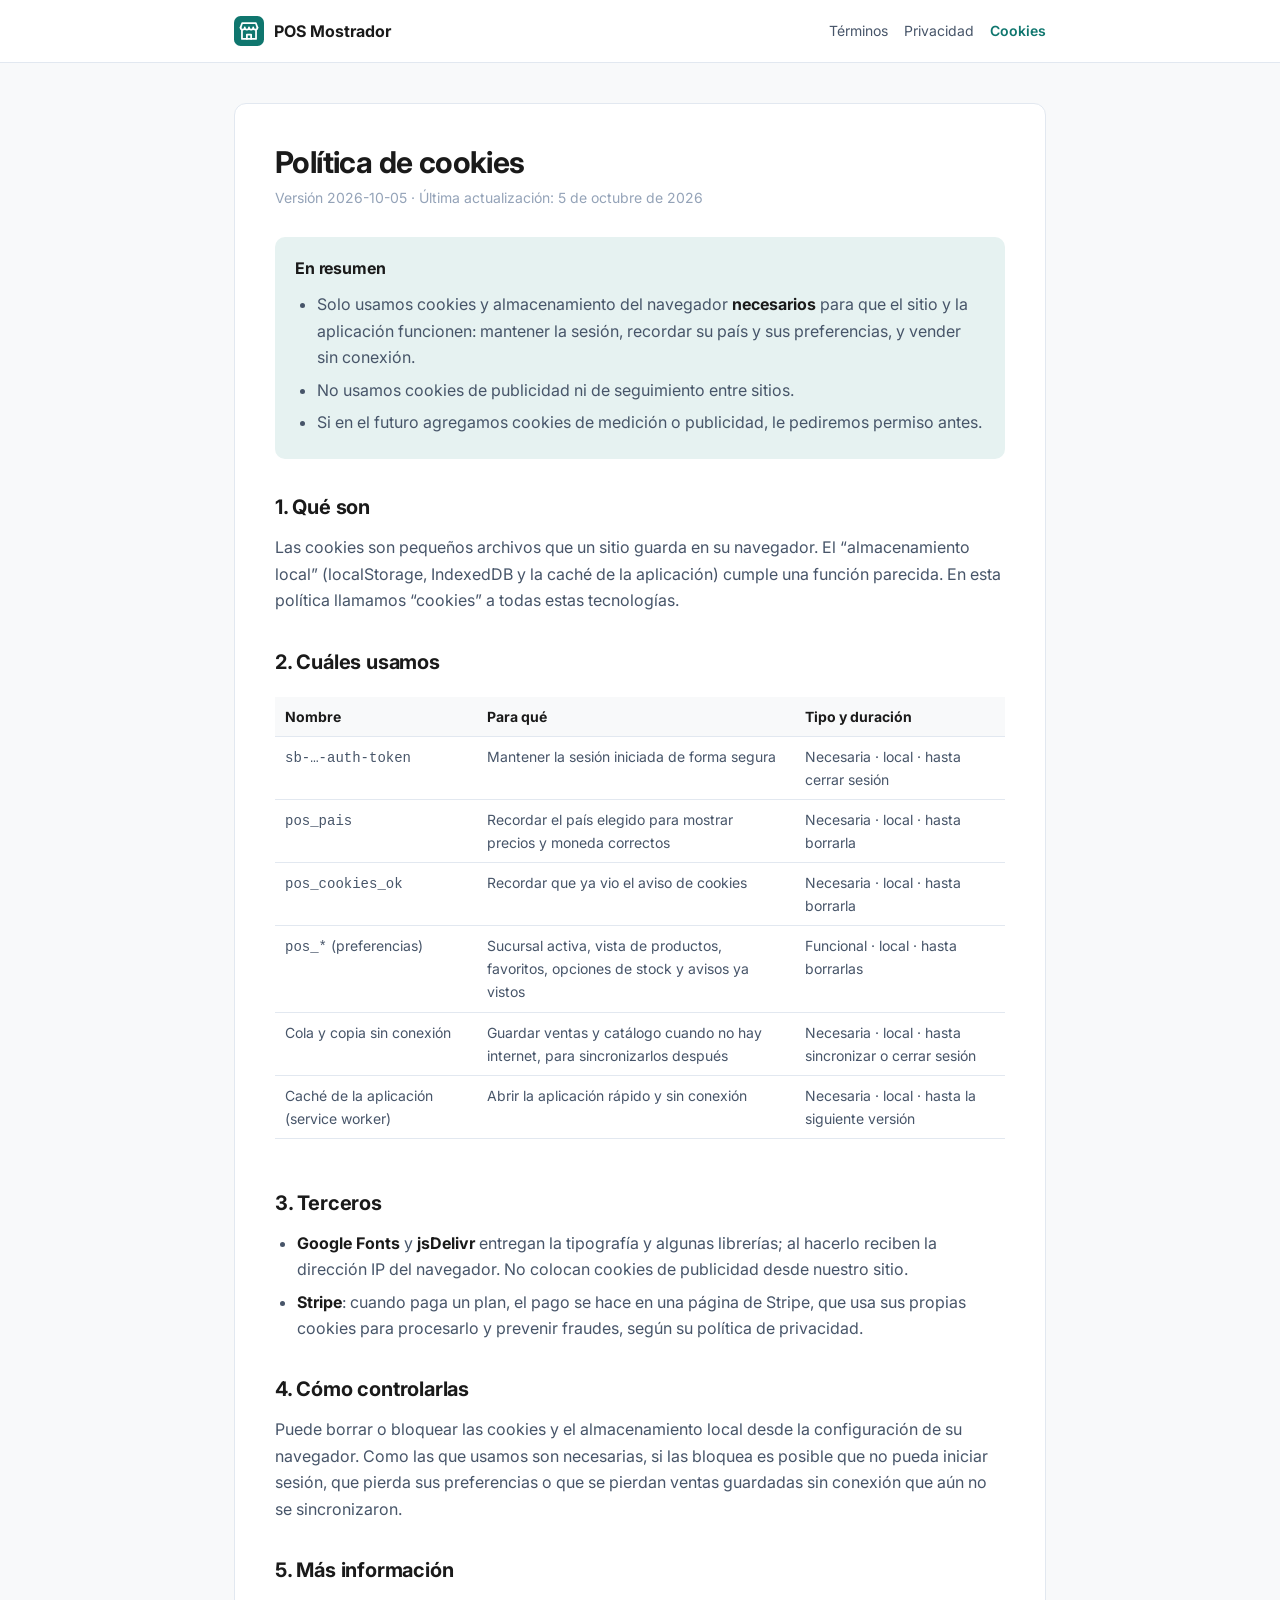
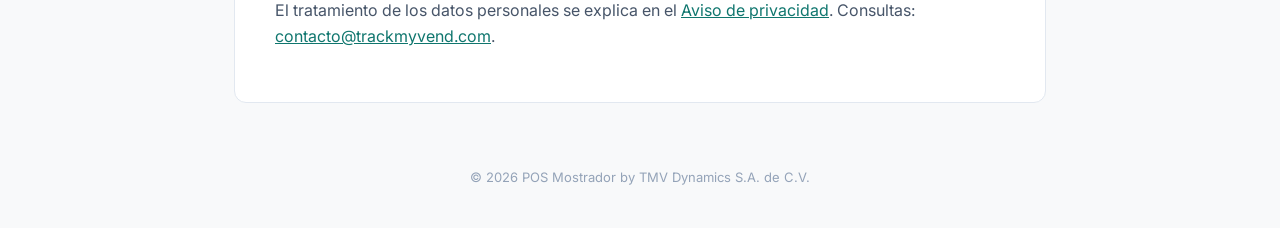
<file: cookies.html>
<!DOCTYPE html>
<html lang="es">
<head>
<meta charset="UTF-8">
<meta name="viewport" content="width=device-width, initial-scale=1.0">
<meta name="color-scheme" content="light">
<title>Política de cookies — POS Mostrador</title>
<meta name="description" content="Qué cookies y almacenamiento local usa POS Mostrador.">
<link rel="canonical" href="https://pos.trackmyvend.com/cookies.html">
<link rel="icon" type="image/svg+xml" href="icon.svg">
<link rel="preconnect" href="https://fonts.googleapis.com">
<link href="https://fonts.googleapis.com/css2?family=Inter:wght@400;600;700&display=swap" rel="stylesheet">
<link rel="stylesheet" href="css/legal.css">
</head>
<body>
<header class="top"><div class="in">
  <a class="brand" href="./"><svg viewBox="0 0 512 512" aria-hidden="true"><rect width="512" height="512" rx="112" fill="#0F766E"/><g fill="none" stroke="#fff" stroke-width="30" stroke-linecap="round" stroke-linejoin="round"><path d="M112 196 L140 120 H372 L400 196"/><path d="M112 196 a36 36 0 0 0 72 0 a36 36 0 0 0 72 0 a36 36 0 0 0 72 0 a36 36 0 0 0 72 0"/><path d="M136 244 V392 H376 V244"/><path d="M220 392 V316 H292 V392"/></g></svg>POS Mostrador</a>
  <nav class="legal-nav"><a href="terminos.html">Términos</a><a href="privacidad.html">Privacidad</a><a href="cookies.html" aria-current="page">Cookies</a></nav>
</div></header>

<main><article class="doc">
<h1>Política de cookies</h1>
<p class="meta">Versión 2026-10-05 · Última actualización: 5 de octubre de 2026</p>

<section class="resumen">
  <h2>En resumen</h2>
  <ul>
    <li>Solo usamos cookies y almacenamiento del navegador <strong>necesarios</strong> para que el sitio y la aplicación funcionen: mantener la sesión, recordar su país y sus preferencias, y vender sin conexión.</li>
    <li>No usamos cookies de publicidad ni de seguimiento entre sitios.</li>
    <li>Si en el futuro agregamos cookies de medición o publicidad, le pediremos permiso antes.</li>
  </ul>
</section>

<h2>1. Qué son</h2>
<p>Las cookies son pequeños archivos que un sitio guarda en su navegador. El “almacenamiento local” (localStorage, IndexedDB y la caché de la aplicación) cumple una función parecida. En esta política llamamos “cookies” a todas estas tecnologías.</p>

<h2>2. Cuáles usamos</h2>
<div class="tabla"><table>
  <tr><th>Nombre</th><th>Para qué</th><th>Tipo y duración</th></tr>
  <tr><td><code>sb-…-auth-token</code></td><td>Mantener la sesión iniciada de forma segura</td><td>Necesaria · local · hasta cerrar sesión</td></tr>
  <tr><td><code>pos_pais</code></td><td>Recordar el país elegido para mostrar precios y moneda correctos</td><td>Necesaria · local · hasta borrarla</td></tr>
  <tr><td><code>pos_cookies_ok</code></td><td>Recordar que ya vio el aviso de cookies</td><td>Necesaria · local · hasta borrarla</td></tr>
  <tr><td><code>pos_*</code> (preferencias)</td><td>Sucursal activa, vista de productos, favoritos, opciones de stock y avisos ya vistos</td><td>Funcional · local · hasta borrarlas</td></tr>
  <tr><td>Cola y copia sin conexión</td><td>Guardar ventas y catálogo cuando no hay internet, para sincronizarlos después</td><td>Necesaria · local · hasta sincronizar o cerrar sesión</td></tr>
  <tr><td>Caché de la aplicación (service worker)</td><td>Abrir la aplicación rápido y sin conexión</td><td>Necesaria · local · hasta la siguiente versión</td></tr>
</table></div>

<h2>3. Terceros</h2>
<ul>
  <li><strong>Google Fonts</strong> y <strong>jsDelivr</strong> entregan la tipografía y algunas librerías; al hacerlo reciben la dirección IP del navegador. No colocan cookies de publicidad desde nuestro sitio.</li>
  <li><strong>Stripe</strong>: cuando paga un plan, el pago se hace en una página de Stripe, que usa sus propias cookies para procesarlo y prevenir fraudes, según su política de privacidad.</li>
</ul>

<h2>4. Cómo controlarlas</h2>
<p>Puede borrar o bloquear las cookies y el almacenamiento local desde la configuración de su navegador. Como las que usamos son necesarias, si las bloquea es posible que no pueda iniciar sesión, que pierda sus preferencias o que se pierdan ventas guardadas sin conexión que aún no se sincronizaron.</p>

<h2>5. Más información</h2>
<p>El tratamiento de los datos personales se explica en el <a href="privacidad.html">Aviso de privacidad</a>. Consultas: <a href="mailto:contacto@trackmyvend.com">contacto@trackmyvend.com</a>.</p>
</article></main>
<p class="foot">© <span class="anio">2026</span> POS Mostrador by TMV Dynamics S.A.&nbsp;de&nbsp;C.V.</p>
<script>document.querySelectorAll('.anio').forEach(e => e.textContent = new Date().getFullYear());</script>
</body>
</html>
</file>
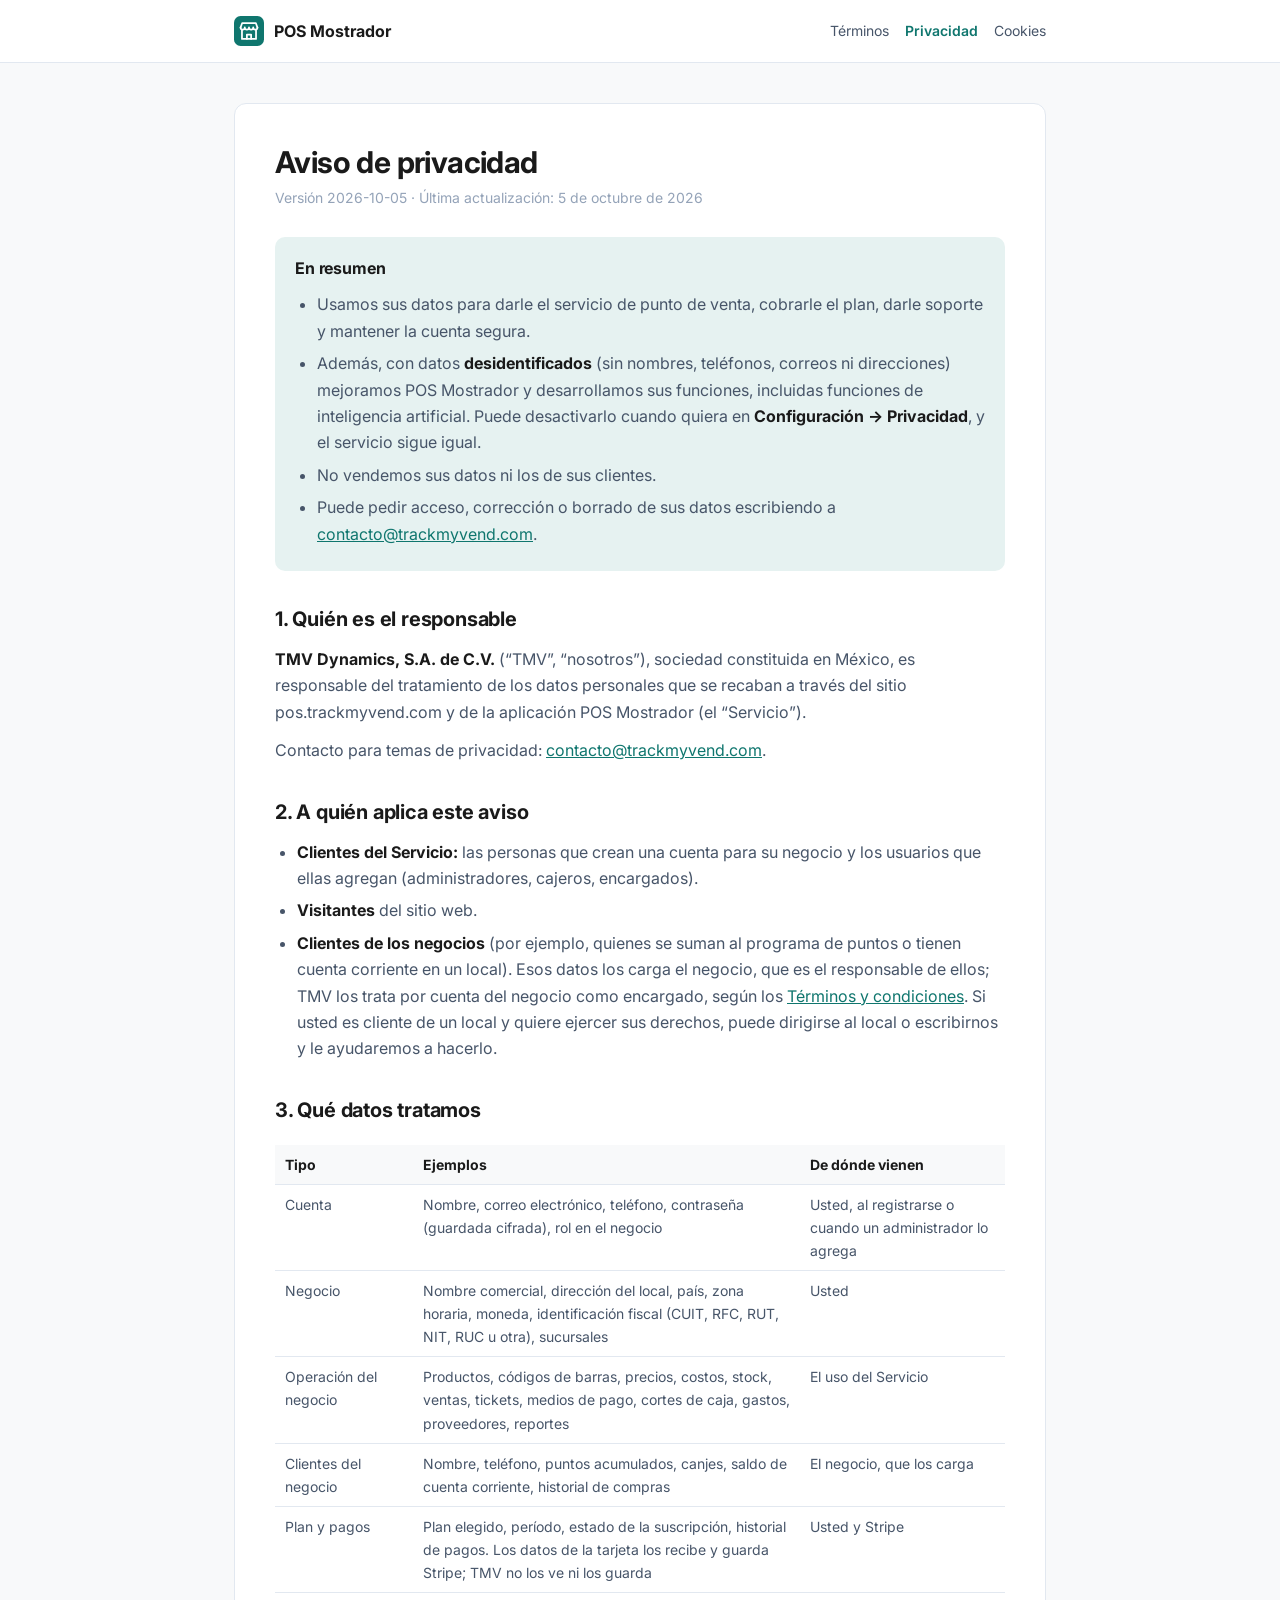
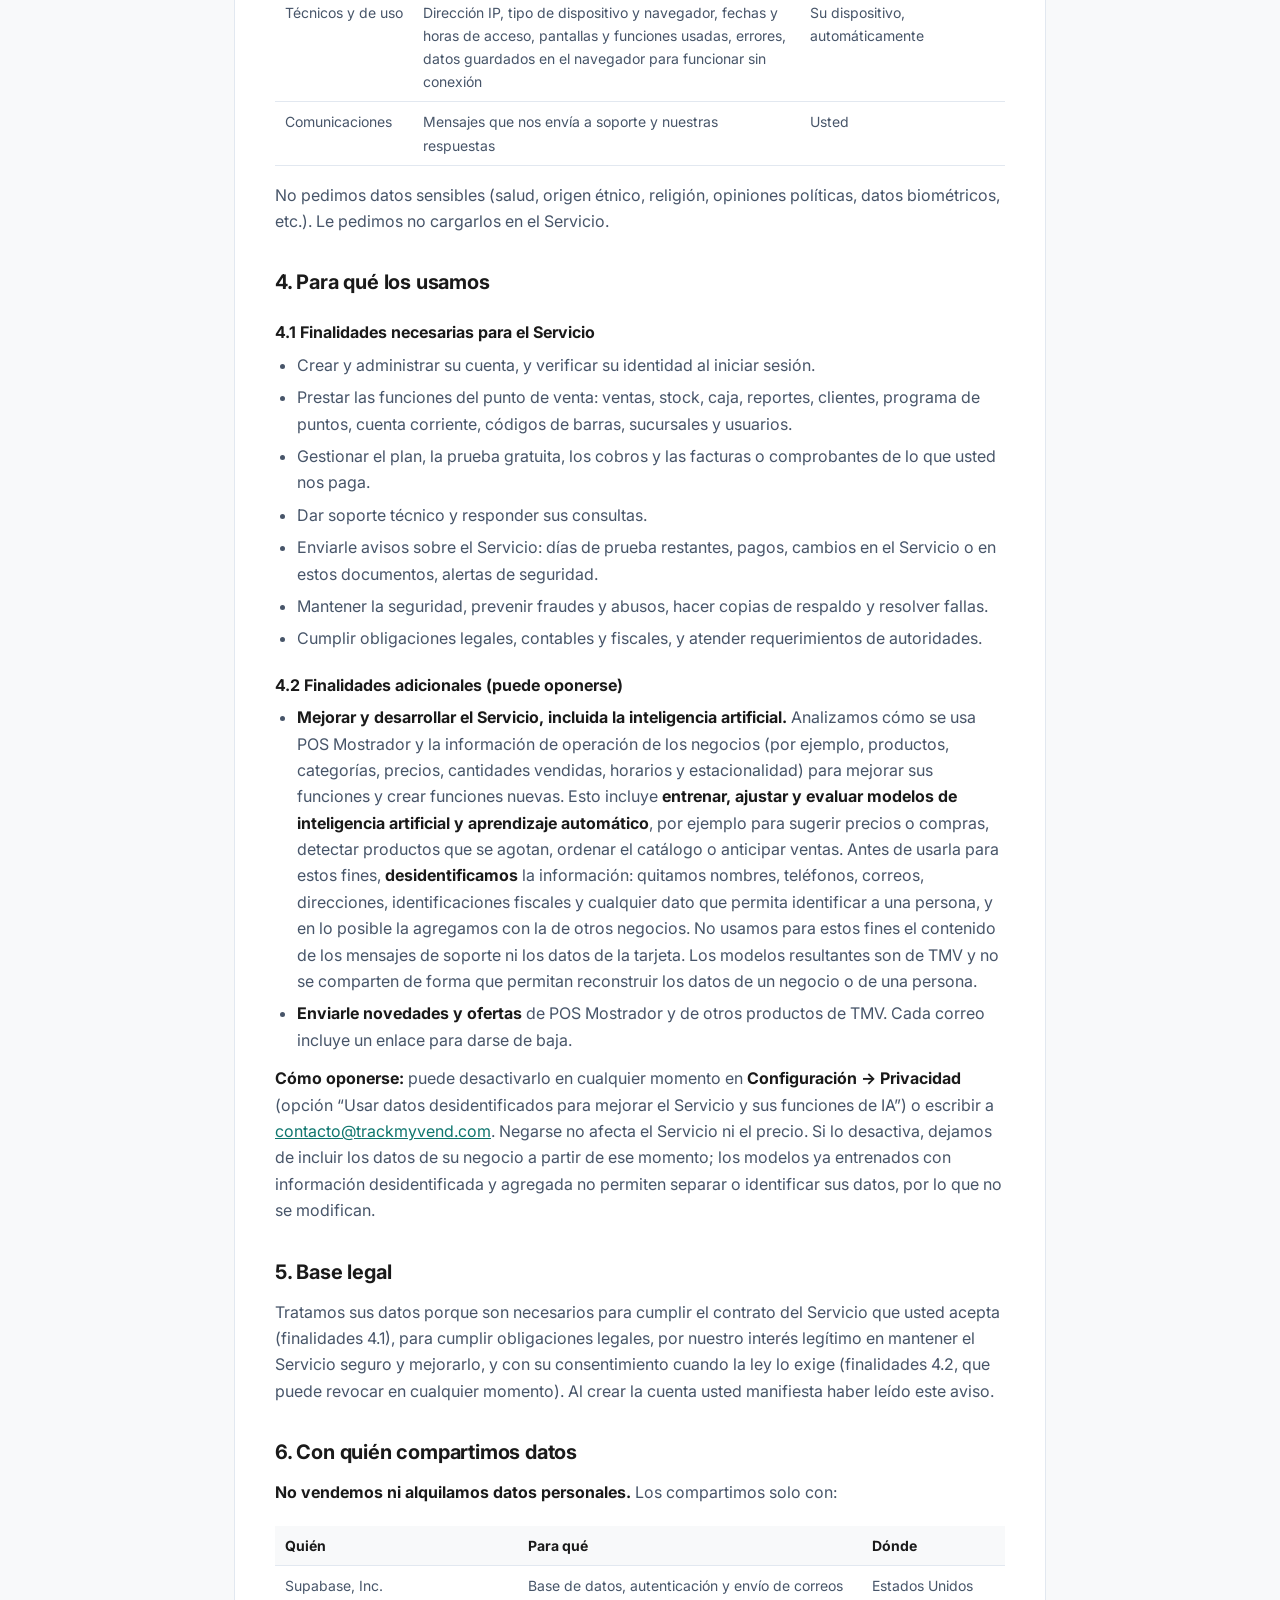
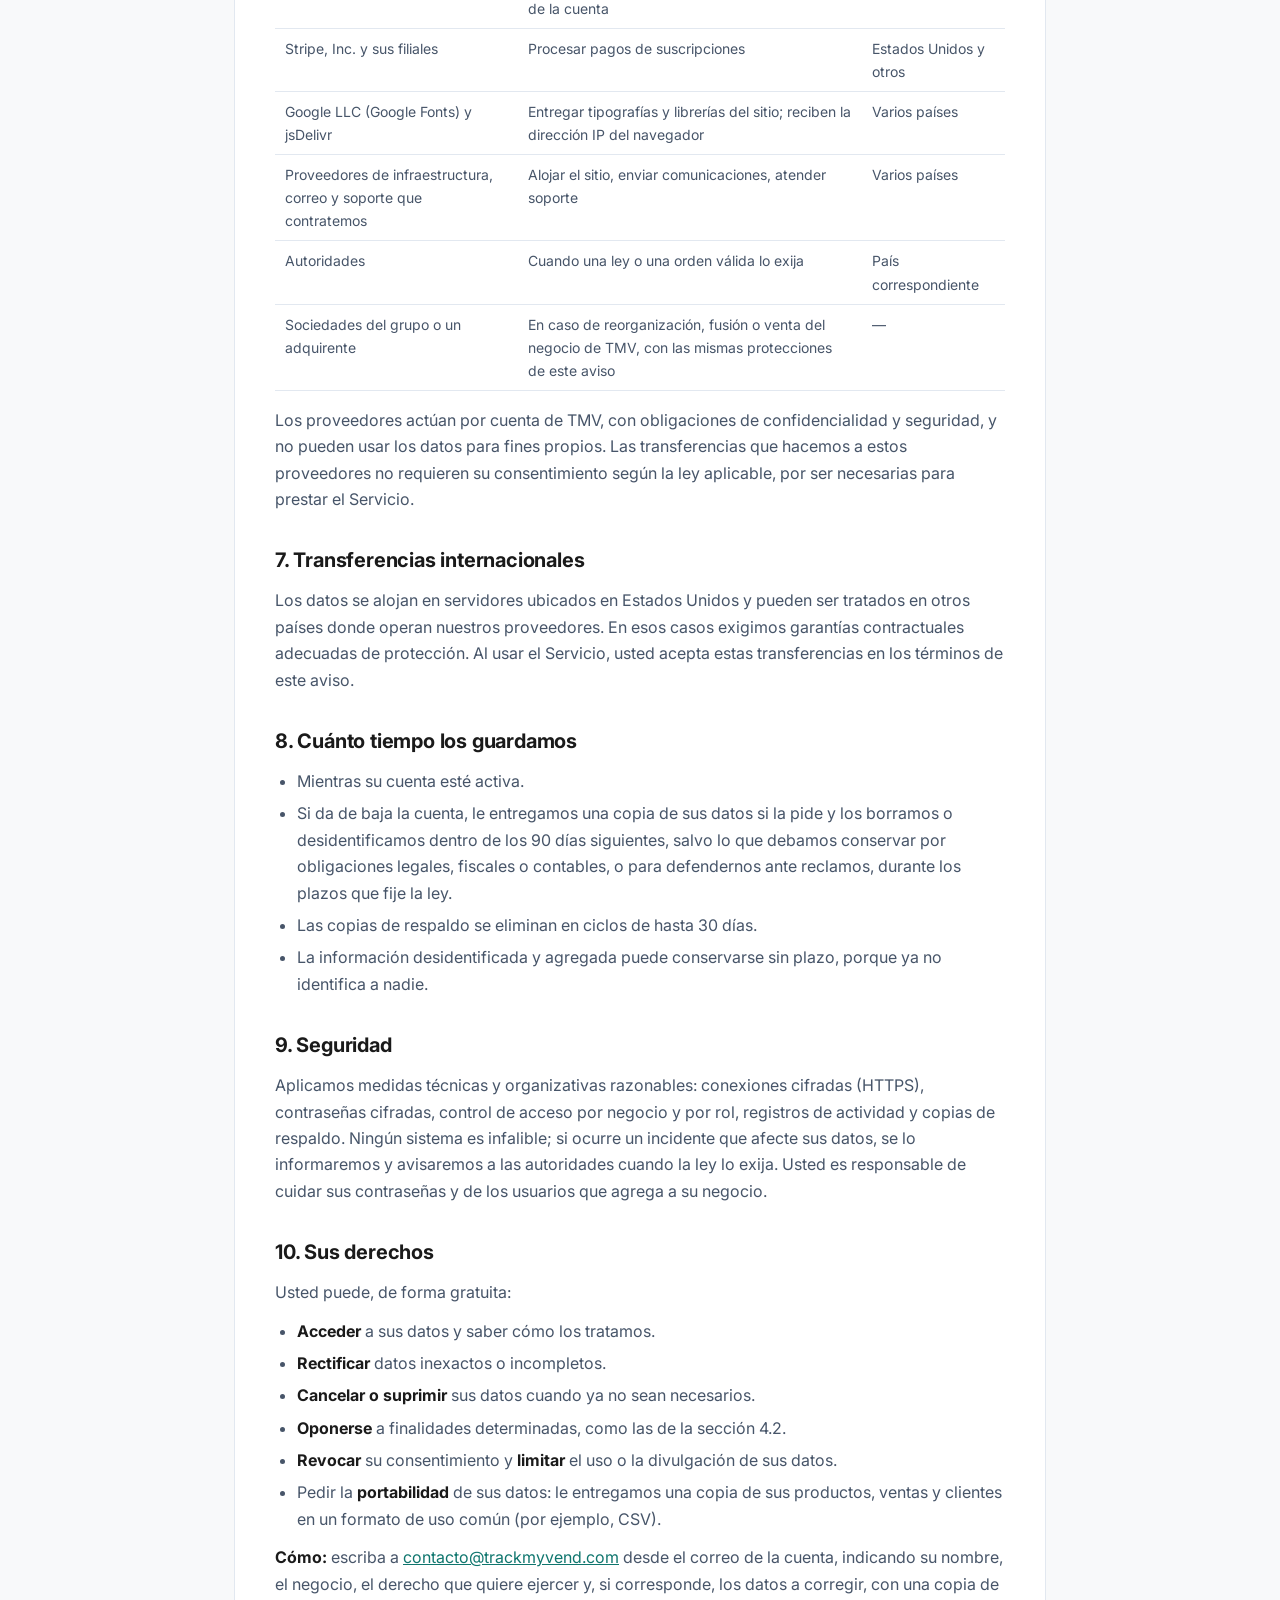
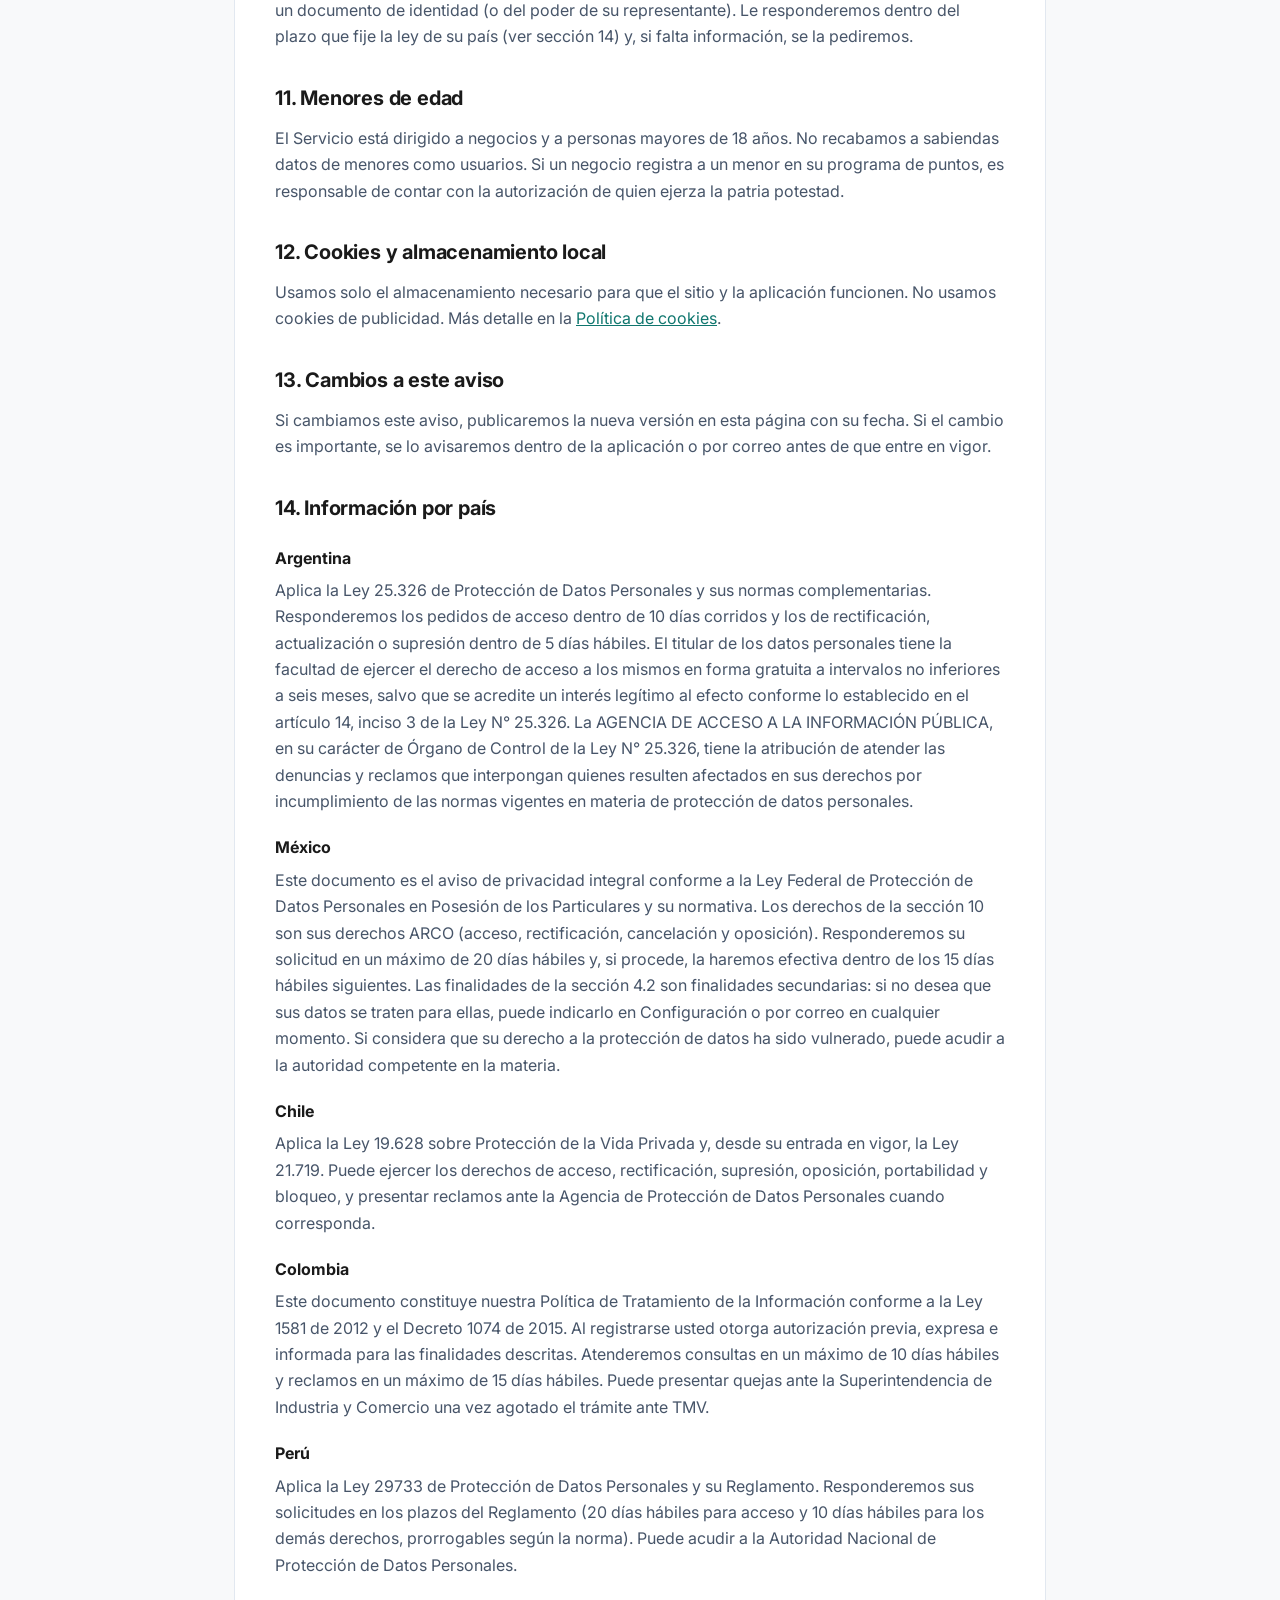
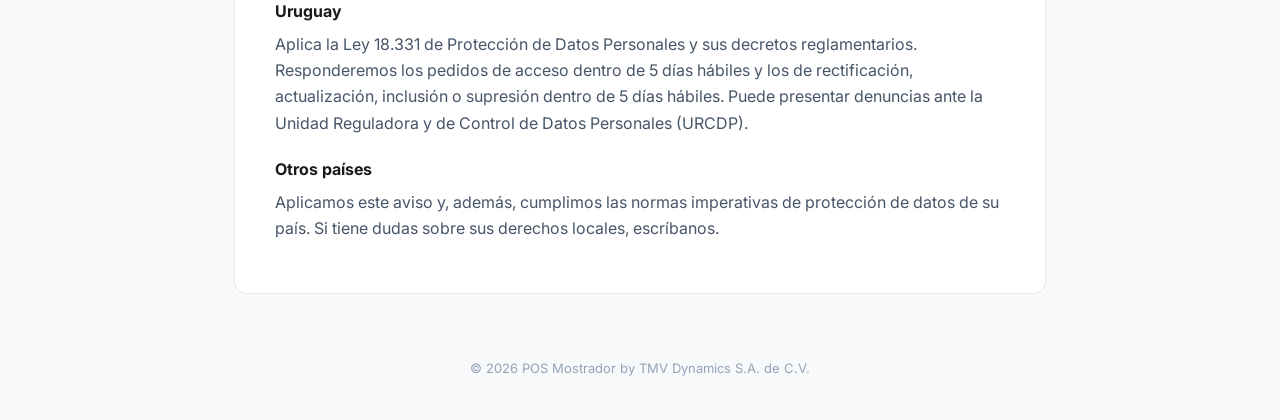
<file: privacidad.html>
<!DOCTYPE html>
<html lang="es">
<head>
<meta charset="UTF-8">
<meta name="viewport" content="width=device-width, initial-scale=1.0">
<meta name="color-scheme" content="light">
<title>Aviso de privacidad — POS Mostrador</title>
<meta name="description" content="Cómo TMV Dynamics S.A. de C.V. trata los datos personales en POS Mostrador.">
<link rel="canonical" href="https://pos.trackmyvend.com/privacidad.html">
<link rel="icon" type="image/svg+xml" href="icon.svg">
<link rel="preconnect" href="https://fonts.googleapis.com">
<link href="https://fonts.googleapis.com/css2?family=Inter:wght@400;600;700&display=swap" rel="stylesheet">
<link rel="stylesheet" href="css/legal.css">
</head>
<body>
<header class="top"><div class="in">
  <a class="brand" href="./"><svg viewBox="0 0 512 512" aria-hidden="true"><rect width="512" height="512" rx="112" fill="#0F766E"/><g fill="none" stroke="#fff" stroke-width="30" stroke-linecap="round" stroke-linejoin="round"><path d="M112 196 L140 120 H372 L400 196"/><path d="M112 196 a36 36 0 0 0 72 0 a36 36 0 0 0 72 0 a36 36 0 0 0 72 0 a36 36 0 0 0 72 0"/><path d="M136 244 V392 H376 V244"/><path d="M220 392 V316 H292 V392"/></g></svg>POS Mostrador</a>
  <nav class="legal-nav"><a href="terminos.html">Términos</a><a href="privacidad.html" aria-current="page">Privacidad</a><a href="cookies.html">Cookies</a></nav>
</div></header>

<main><article class="doc">
<h1>Aviso de privacidad</h1>
<p class="meta">Versión 2026-10-05 · Última actualización: 5 de octubre de 2026</p>

<section class="resumen">
  <h2>En resumen</h2>
  <ul>
    <li>Usamos sus datos para darle el servicio de punto de venta, cobrarle el plan, darle soporte y mantener la cuenta segura.</li>
    <li>Además, con datos <strong>desidentificados</strong> (sin nombres, teléfonos, correos ni direcciones) mejoramos POS Mostrador y desarrollamos sus funciones, incluidas funciones de inteligencia artificial. Puede desactivarlo cuando quiera en <strong>Configuración → Privacidad</strong>, y el servicio sigue igual.</li>
    <li>No vendemos sus datos ni los de sus clientes.</li>
    <li>Puede pedir acceso, corrección o borrado de sus datos escribiendo a <a href="mailto:contacto@trackmyvend.com">contacto@trackmyvend.com</a>.</li>
  </ul>
</section>

<h2>1. Quién es el responsable</h2>
<p><strong>TMV Dynamics, S.A. de C.V.</strong> (“TMV”, “nosotros”), sociedad constituida en México, es responsable del tratamiento de los datos personales que se recaban a través del sitio pos.trackmyvend.com y de la aplicación POS Mostrador (el “Servicio”).</p>
<p>Contacto para temas de privacidad: <a href="mailto:contacto@trackmyvend.com">contacto@trackmyvend.com</a>.</p>

<h2>2. A quién aplica este aviso</h2>
<ul>
  <li><strong>Clientes del Servicio:</strong> las personas que crean una cuenta para su negocio y los usuarios que ellas agregan (administradores, cajeros, encargados).</li>
  <li><strong>Visitantes</strong> del sitio web.</li>
  <li><strong>Clientes de los negocios</strong> (por ejemplo, quienes se suman al programa de puntos o tienen cuenta corriente en un local). Esos datos los carga el negocio, que es el responsable de ellos; TMV los trata por cuenta del negocio como encargado, según los <a href="terminos.html#datos-del-cliente">Términos y condiciones</a>. Si usted es cliente de un local y quiere ejercer sus derechos, puede dirigirse al local o escribirnos y le ayudaremos a hacerlo.</li>
</ul>

<h2>3. Qué datos tratamos</h2>
<div class="tabla"><table>
  <tr><th>Tipo</th><th>Ejemplos</th><th>De dónde vienen</th></tr>
  <tr><td>Cuenta</td><td>Nombre, correo electrónico, teléfono, contraseña (guardada cifrada), rol en el negocio</td><td>Usted, al registrarse o cuando un administrador lo agrega</td></tr>
  <tr><td>Negocio</td><td>Nombre comercial, dirección del local, país, zona horaria, moneda, identificación fiscal (CUIT, RFC, RUT, NIT, RUC u otra), sucursales</td><td>Usted</td></tr>
  <tr><td>Operación del negocio</td><td>Productos, códigos de barras, precios, costos, stock, ventas, tickets, medios de pago, cortes de caja, gastos, proveedores, reportes</td><td>El uso del Servicio</td></tr>
  <tr><td>Clientes del negocio</td><td>Nombre, teléfono, puntos acumulados, canjes, saldo de cuenta corriente, historial de compras</td><td>El negocio, que los carga</td></tr>
  <tr><td>Plan y pagos</td><td>Plan elegido, período, estado de la suscripción, historial de pagos. Los datos de la tarjeta los recibe y guarda Stripe; TMV no los ve ni los guarda</td><td>Usted y Stripe</td></tr>
  <tr><td>Técnicos y de uso</td><td>Dirección IP, tipo de dispositivo y navegador, fechas y horas de acceso, pantallas y funciones usadas, errores, datos guardados en el navegador para funcionar sin conexión</td><td>Su dispositivo, automáticamente</td></tr>
  <tr><td>Comunicaciones</td><td>Mensajes que nos envía a soporte y nuestras respuestas</td><td>Usted</td></tr>
</table></div>
<p>No pedimos datos sensibles (salud, origen étnico, religión, opiniones políticas, datos biométricos, etc.). Le pedimos no cargarlos en el Servicio.</p>

<h2>4. Para qué los usamos</h2>
<h3>4.1 Finalidades necesarias para el Servicio</h3>
<ul>
  <li>Crear y administrar su cuenta, y verificar su identidad al iniciar sesión.</li>
  <li>Prestar las funciones del punto de venta: ventas, stock, caja, reportes, clientes, programa de puntos, cuenta corriente, códigos de barras, sucursales y usuarios.</li>
  <li>Gestionar el plan, la prueba gratuita, los cobros y las facturas o comprobantes de lo que usted nos paga.</li>
  <li>Dar soporte técnico y responder sus consultas.</li>
  <li>Enviarle avisos sobre el Servicio: días de prueba restantes, pagos, cambios en el Servicio o en estos documentos, alertas de seguridad.</li>
  <li>Mantener la seguridad, prevenir fraudes y abusos, hacer copias de respaldo y resolver fallas.</li>
  <li>Cumplir obligaciones legales, contables y fiscales, y atender requerimientos de autoridades.</li>
</ul>

<h3 id="mejora">4.2 Finalidades adicionales (puede oponerse)</h3>
<ul>
  <li><strong>Mejorar y desarrollar el Servicio, incluida la inteligencia artificial.</strong> Analizamos cómo se usa POS Mostrador y la información de operación de los negocios (por ejemplo, productos, categorías, precios, cantidades vendidas, horarios y estacionalidad) para mejorar sus funciones y crear funciones nuevas. Esto incluye <strong>entrenar, ajustar y evaluar modelos de inteligencia artificial y aprendizaje automático</strong>, por ejemplo para sugerir precios o compras, detectar productos que se agotan, ordenar el catálogo o anticipar ventas. Antes de usarla para estos fines, <strong>desidentificamos</strong> la información: quitamos nombres, teléfonos, correos, direcciones, identificaciones fiscales y cualquier dato que permita identificar a una persona, y en lo posible la agregamos con la de otros negocios. No usamos para estos fines el contenido de los mensajes de soporte ni los datos de la tarjeta. Los modelos resultantes son de TMV y no se comparten de forma que permitan reconstruir los datos de un negocio o de una persona.</li>
  <li><strong>Enviarle novedades y ofertas</strong> de POS Mostrador y de otros productos de TMV. Cada correo incluye un enlace para darse de baja.</li>
</ul>
<p><strong>Cómo oponerse:</strong> puede desactivarlo en cualquier momento en <strong>Configuración → Privacidad</strong> (opción “Usar datos desidentificados para mejorar el Servicio y sus funciones de IA”) o escribir a <a href="mailto:contacto@trackmyvend.com">contacto@trackmyvend.com</a>. Negarse no afecta el Servicio ni el precio. Si lo desactiva, dejamos de incluir los datos de su negocio a partir de ese momento; los modelos ya entrenados con información desidentificada y agregada no permiten separar o identificar sus datos, por lo que no se modifican.</p>

<h2>5. Base legal</h2>
<p>Tratamos sus datos porque son necesarios para cumplir el contrato del Servicio que usted acepta (finalidades 4.1), para cumplir obligaciones legales, por nuestro interés legítimo en mantener el Servicio seguro y mejorarlo, y con su consentimiento cuando la ley lo exige (finalidades 4.2, que puede revocar en cualquier momento). Al crear la cuenta usted manifiesta haber leído este aviso.</p>

<h2>6. Con quién compartimos datos</h2>
<p><strong>No vendemos ni alquilamos datos personales.</strong> Los compartimos solo con:</p>
<div class="tabla"><table>
  <tr><th>Quién</th><th>Para qué</th><th>Dónde</th></tr>
  <tr><td>Supabase, Inc.</td><td>Base de datos, autenticación y envío de correos de la cuenta</td><td>Estados Unidos</td></tr>
  <tr><td>Stripe, Inc. y sus filiales</td><td>Procesar pagos de suscripciones</td><td>Estados Unidos y otros</td></tr>
  <tr><td>Google LLC (Google Fonts) y jsDelivr</td><td>Entregar tipografías y librerías del sitio; reciben la dirección IP del navegador</td><td>Varios países</td></tr>
  <tr><td>Proveedores de infraestructura, correo y soporte que contratemos</td><td>Alojar el sitio, enviar comunicaciones, atender soporte</td><td>Varios países</td></tr>
  <tr><td>Autoridades</td><td>Cuando una ley o una orden válida lo exija</td><td>País correspondiente</td></tr>
  <tr><td>Sociedades del grupo o un adquirente</td><td>En caso de reorganización, fusión o venta del negocio de TMV, con las mismas protecciones de este aviso</td><td>—</td></tr>
</table></div>
<p>Los proveedores actúan por cuenta de TMV, con obligaciones de confidencialidad y seguridad, y no pueden usar los datos para fines propios. Las transferencias que hacemos a estos proveedores no requieren su consentimiento según la ley aplicable, por ser necesarias para prestar el Servicio.</p>

<h2>7. Transferencias internacionales</h2>
<p>Los datos se alojan en servidores ubicados en Estados Unidos y pueden ser tratados en otros países donde operan nuestros proveedores. En esos casos exigimos garantías contractuales adecuadas de protección. Al usar el Servicio, usted acepta estas transferencias en los términos de este aviso.</p>

<h2>8. Cuánto tiempo los guardamos</h2>
<ul>
  <li>Mientras su cuenta esté activa.</li>
  <li>Si da de baja la cuenta, le entregamos una copia de sus datos si la pide y los borramos o desidentificamos dentro de los 90 días siguientes, salvo lo que debamos conservar por obligaciones legales, fiscales o contables, o para defendernos ante reclamos, durante los plazos que fije la ley.</li>
  <li>Las copias de respaldo se eliminan en ciclos de hasta 30 días.</li>
  <li>La información desidentificada y agregada puede conservarse sin plazo, porque ya no identifica a nadie.</li>
</ul>

<h2>9. Seguridad</h2>
<p>Aplicamos medidas técnicas y organizativas razonables: conexiones cifradas (HTTPS), contraseñas cifradas, control de acceso por negocio y por rol, registros de actividad y copias de respaldo. Ningún sistema es infalible; si ocurre un incidente que afecte sus datos, se lo informaremos y avisaremos a las autoridades cuando la ley lo exija. Usted es responsable de cuidar sus contraseñas y de los usuarios que agrega a su negocio.</p>

<h2>10. Sus derechos</h2>
<p>Usted puede, de forma gratuita:</p>
<ul>
  <li><strong>Acceder</strong> a sus datos y saber cómo los tratamos.</li>
  <li><strong>Rectificar</strong> datos inexactos o incompletos.</li>
  <li><strong>Cancelar o suprimir</strong> sus datos cuando ya no sean necesarios.</li>
  <li><strong>Oponerse</strong> a finalidades determinadas, como las de la sección 4.2.</li>
  <li><strong>Revocar</strong> su consentimiento y <strong>limitar</strong> el uso o la divulgación de sus datos.</li>
  <li>Pedir la <strong>portabilidad</strong> de sus datos: le entregamos una copia de sus productos, ventas y clientes en un formato de uso común (por ejemplo, CSV).</li>
</ul>
<p><strong>Cómo:</strong> escriba a <a href="mailto:contacto@trackmyvend.com">contacto@trackmyvend.com</a> desde el correo de la cuenta, indicando su nombre, el negocio, el derecho que quiere ejercer y, si corresponde, los datos a corregir, con una copia de un documento de identidad (o del poder de su representante). Le responderemos dentro del plazo que fije la ley de su país (ver sección 14) y, si falta información, se la pediremos.</p>

<h2>11. Menores de edad</h2>
<p>El Servicio está dirigido a negocios y a personas mayores de 18 años. No recabamos a sabiendas datos de menores como usuarios. Si un negocio registra a un menor en su programa de puntos, es responsable de contar con la autorización de quien ejerza la patria potestad.</p>

<h2>12. Cookies y almacenamiento local</h2>
<p>Usamos solo el almacenamiento necesario para que el sitio y la aplicación funcionen. No usamos cookies de publicidad. Más detalle en la <a href="cookies.html">Política de cookies</a>.</p>

<h2>13. Cambios a este aviso</h2>
<p>Si cambiamos este aviso, publicaremos la nueva versión en esta página con su fecha. Si el cambio es importante, se lo avisaremos dentro de la aplicación o por correo antes de que entre en vigor.</p>

<h2 id="paises">14. Información por país</h2>
<h3>Argentina</h3>
<p>Aplica la Ley 25.326 de Protección de Datos Personales y sus normas complementarias. Responderemos los pedidos de acceso dentro de 10 días corridos y los de rectificación, actualización o supresión dentro de 5 días hábiles. El titular de los datos personales tiene la facultad de ejercer el derecho de acceso a los mismos en forma gratuita a intervalos no inferiores a seis meses, salvo que se acredite un interés legítimo al efecto conforme lo establecido en el artículo 14, inciso 3 de la Ley N° 25.326. La AGENCIA DE ACCESO A LA INFORMACIÓN PÚBLICA, en su carácter de Órgano de Control de la Ley N° 25.326, tiene la atribución de atender las denuncias y reclamos que interpongan quienes resulten afectados en sus derechos por incumplimiento de las normas vigentes en materia de protección de datos personales.</p>
<h3>México</h3>
<p>Este documento es el aviso de privacidad integral conforme a la Ley Federal de Protección de Datos Personales en Posesión de los Particulares y su normativa. Los derechos de la sección 10 son sus derechos ARCO (acceso, rectificación, cancelación y oposición). Responderemos su solicitud en un máximo de 20 días hábiles y, si procede, la haremos efectiva dentro de los 15 días hábiles siguientes. Las finalidades de la sección 4.2 son finalidades secundarias: si no desea que sus datos se traten para ellas, puede indicarlo en Configuración o por correo en cualquier momento. Si considera que su derecho a la protección de datos ha sido vulnerado, puede acudir a la autoridad competente en la materia.</p>
<h3>Chile</h3>
<p>Aplica la Ley 19.628 sobre Protección de la Vida Privada y, desde su entrada en vigor, la Ley 21.719. Puede ejercer los derechos de acceso, rectificación, supresión, oposición, portabilidad y bloqueo, y presentar reclamos ante la Agencia de Protección de Datos Personales cuando corresponda.</p>
<h3>Colombia</h3>
<p>Este documento constituye nuestra Política de Tratamiento de la Información conforme a la Ley 1581 de 2012 y el Decreto 1074 de 2015. Al registrarse usted otorga autorización previa, expresa e informada para las finalidades descritas. Atenderemos consultas en un máximo de 10 días hábiles y reclamos en un máximo de 15 días hábiles. Puede presentar quejas ante la Superintendencia de Industria y Comercio una vez agotado el trámite ante TMV.</p>
<h3>Perú</h3>
<p>Aplica la Ley 29733 de Protección de Datos Personales y su Reglamento. Responderemos sus solicitudes en los plazos del Reglamento (20 días hábiles para acceso y 10 días hábiles para los demás derechos, prorrogables según la norma). Puede acudir a la Autoridad Nacional de Protección de Datos Personales.</p>
<h3>Uruguay</h3>
<p>Aplica la Ley 18.331 de Protección de Datos Personales y sus decretos reglamentarios. Responderemos los pedidos de acceso dentro de 5 días hábiles y los de rectificación, actualización, inclusión o supresión dentro de 5 días hábiles. Puede presentar denuncias ante la Unidad Reguladora y de Control de Datos Personales (URCDP).</p>
<h3>Otros países</h3>
<p>Aplicamos este aviso y, además, cumplimos las normas imperativas de protección de datos de su país. Si tiene dudas sobre sus derechos locales, escríbanos.</p>
</article></main>
<p class="foot">© <span class="anio">2026</span> POS Mostrador by TMV Dynamics S.A.&nbsp;de&nbsp;C.V.</p>
<script>document.querySelectorAll('.anio').forEach(e => e.textContent = new Date().getFullYear());</script>
</body>
</html>
</file>
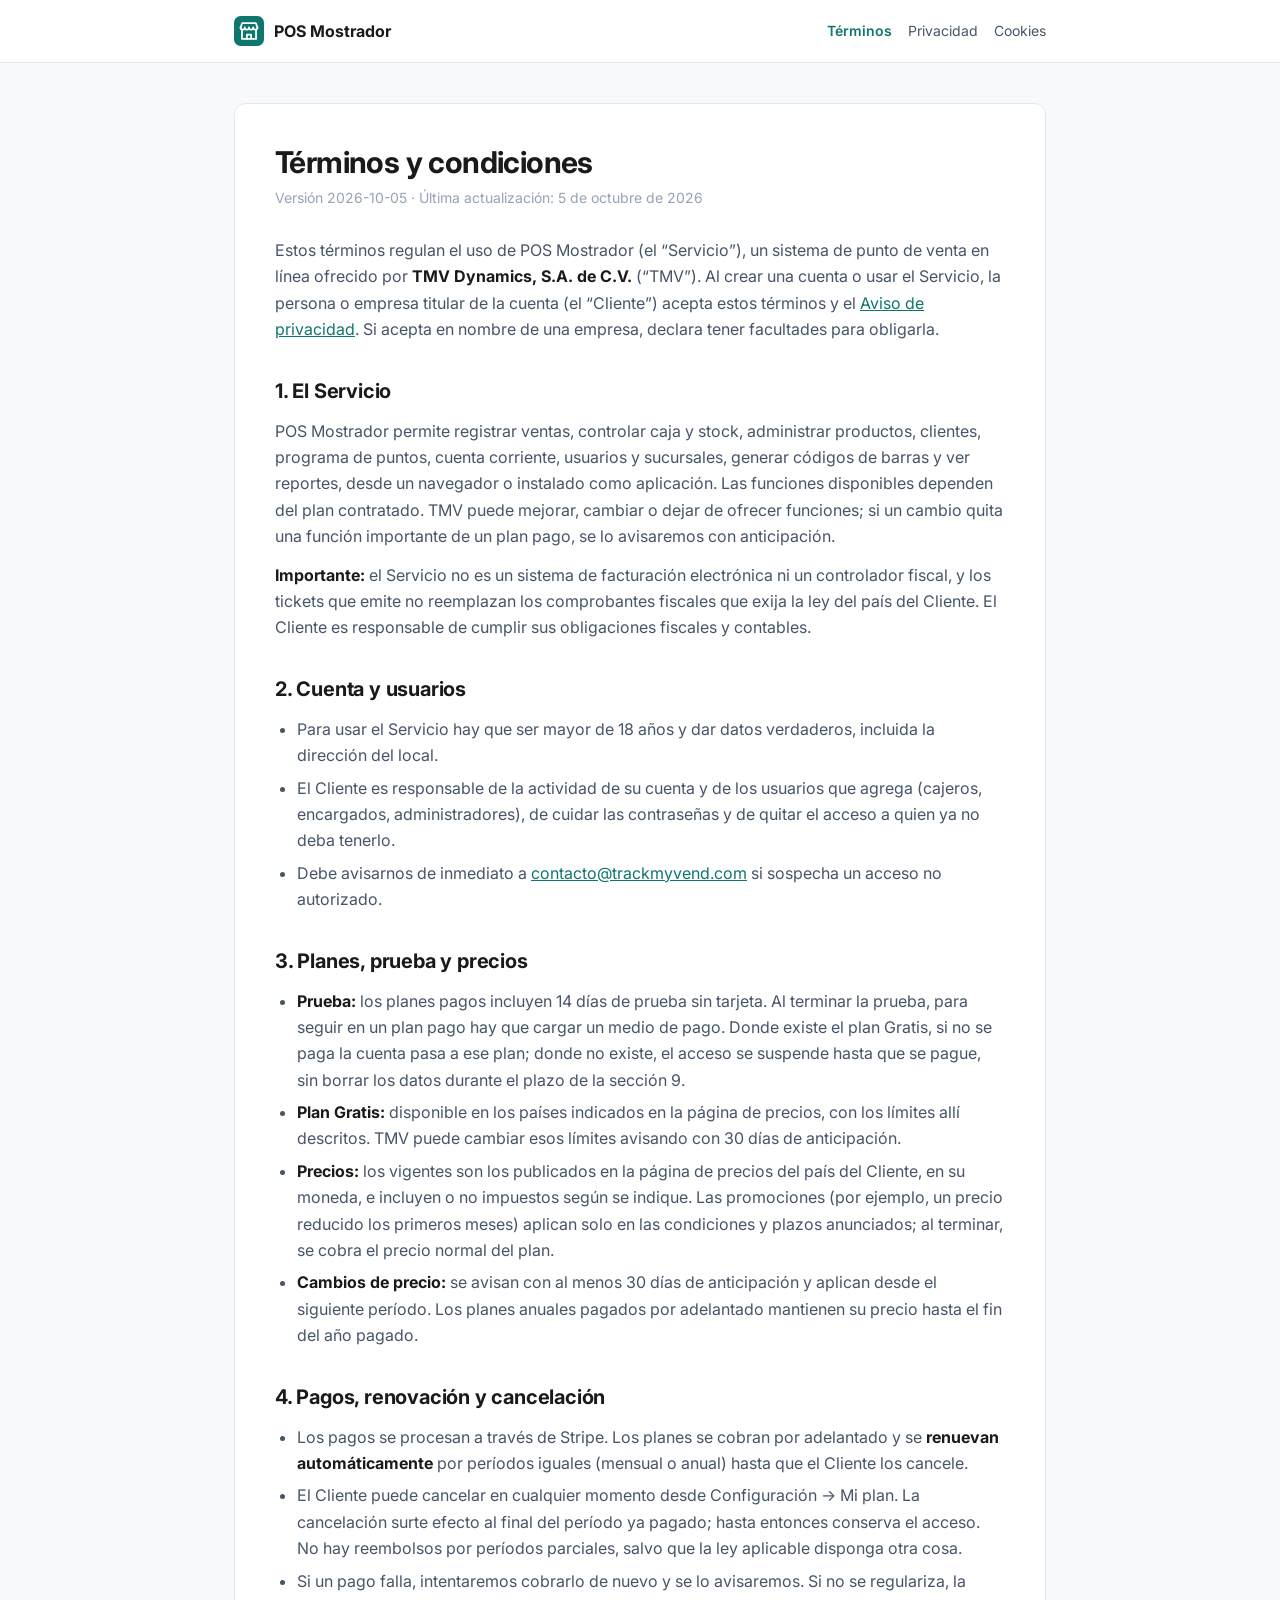
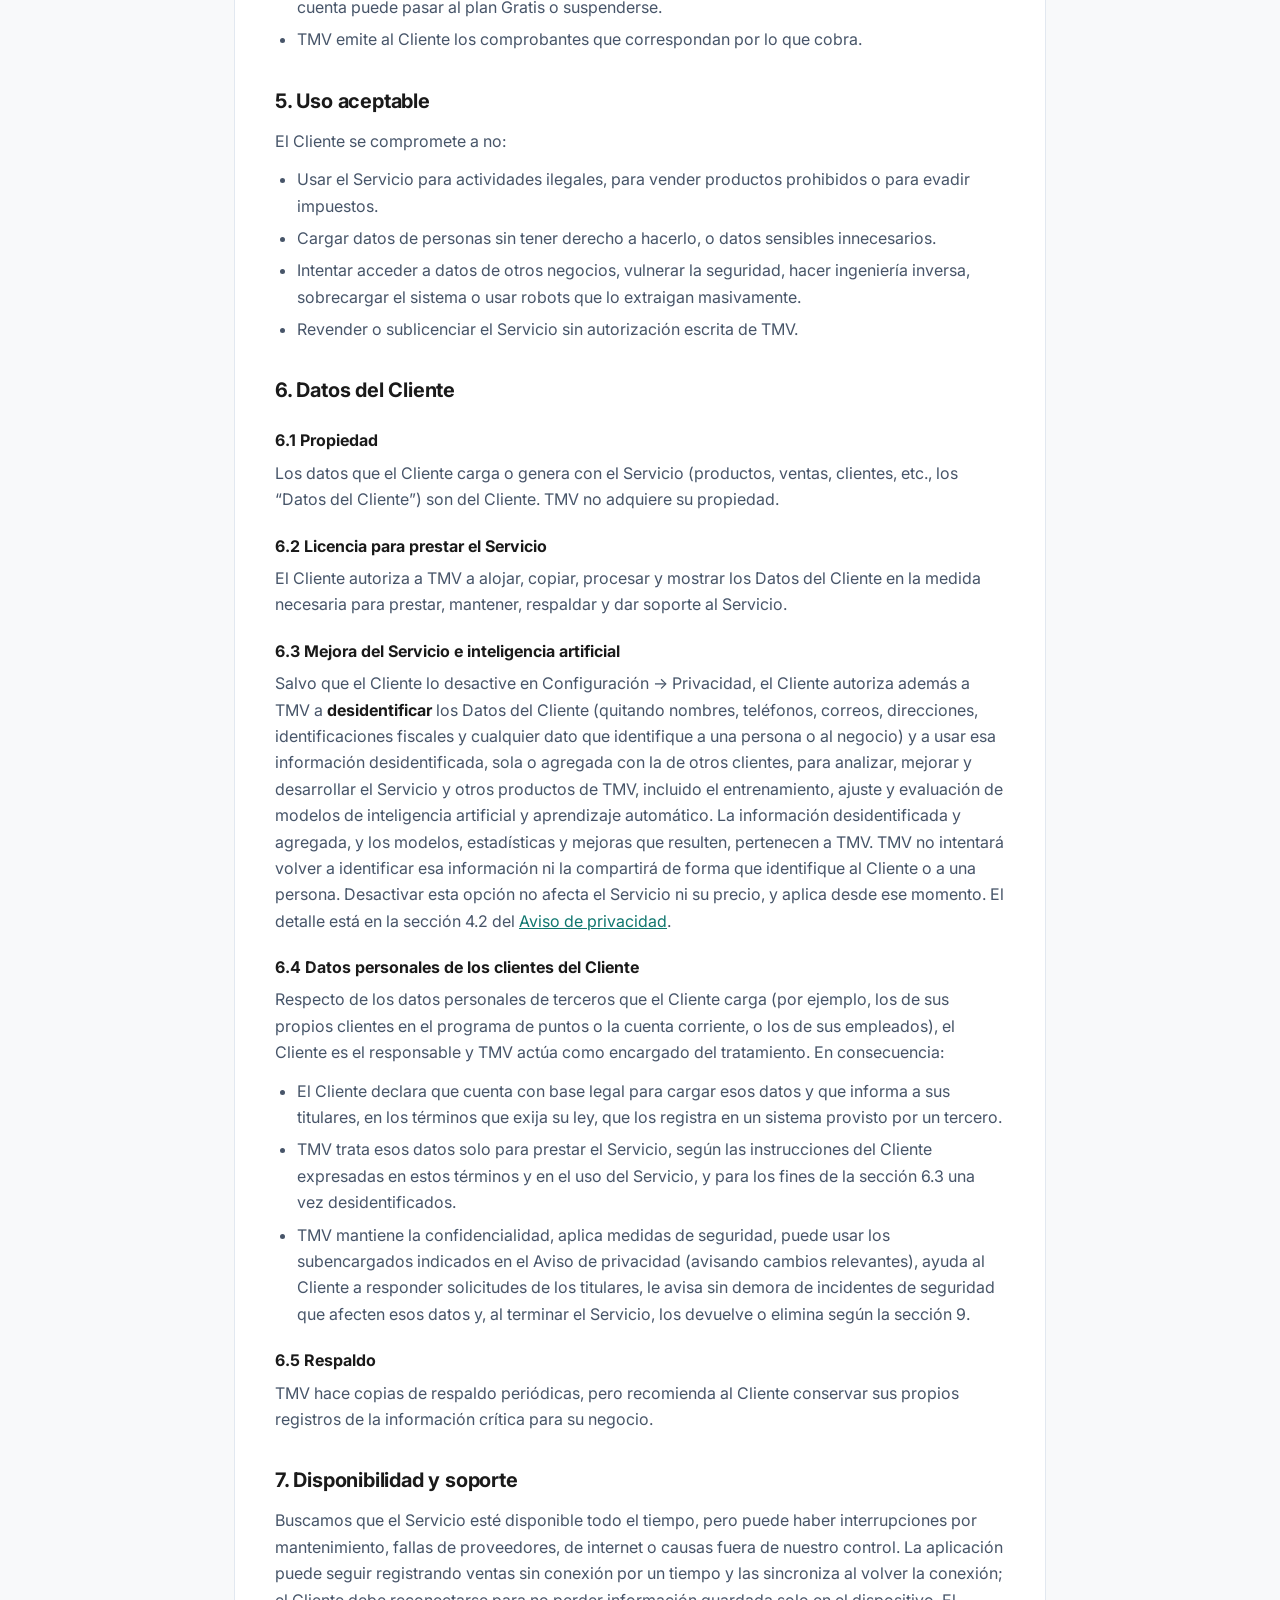
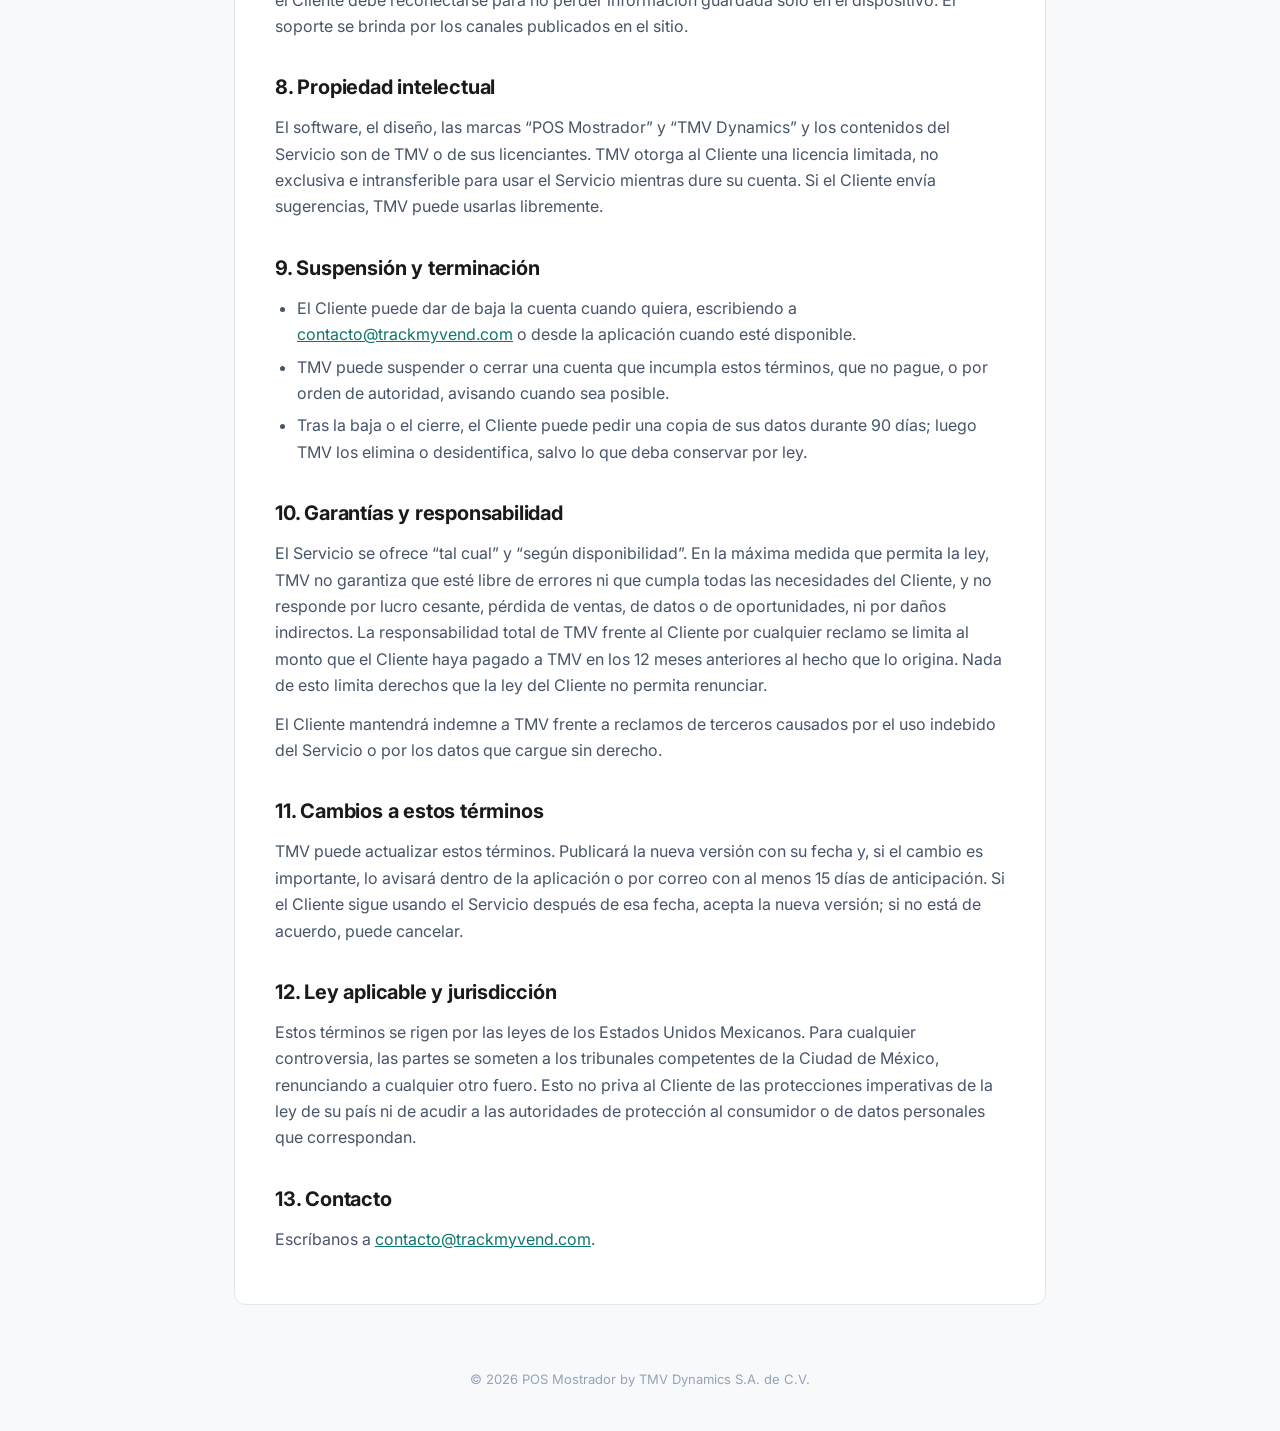
<file: terminos.html>
<!DOCTYPE html>
<html lang="es">
<head>
<meta charset="UTF-8">
<meta name="viewport" content="width=device-width, initial-scale=1.0">
<meta name="color-scheme" content="light">
<title>Términos y condiciones — POS Mostrador</title>
<meta name="description" content="Términos y condiciones de uso de POS Mostrador, de TMV Dynamics S.A. de C.V.">
<link rel="canonical" href="https://pos.trackmyvend.com/terminos.html">
<link rel="icon" type="image/svg+xml" href="icon.svg">
<link rel="preconnect" href="https://fonts.googleapis.com">
<link href="https://fonts.googleapis.com/css2?family=Inter:wght@400;600;700&display=swap" rel="stylesheet">
<link rel="stylesheet" href="css/legal.css">
</head>
<body>
<header class="top"><div class="in">
  <a class="brand" href="./"><svg viewBox="0 0 512 512" aria-hidden="true"><rect width="512" height="512" rx="112" fill="#0F766E"/><g fill="none" stroke="#fff" stroke-width="30" stroke-linecap="round" stroke-linejoin="round"><path d="M112 196 L140 120 H372 L400 196"/><path d="M112 196 a36 36 0 0 0 72 0 a36 36 0 0 0 72 0 a36 36 0 0 0 72 0 a36 36 0 0 0 72 0"/><path d="M136 244 V392 H376 V244"/><path d="M220 392 V316 H292 V392"/></g></svg>POS Mostrador</a>
  <nav class="legal-nav"><a href="terminos.html" aria-current="page">Términos</a><a href="privacidad.html">Privacidad</a><a href="cookies.html">Cookies</a></nav>
</div></header>

<main><article class="doc">
<h1>Términos y condiciones</h1>
<p class="meta">Versión 2026-10-05 · Última actualización: 5 de octubre de 2026</p>

<p>Estos términos regulan el uso de POS Mostrador (el “Servicio”), un sistema de punto de venta en línea ofrecido por <strong>TMV Dynamics, S.A. de C.V.</strong> (“TMV”). Al crear una cuenta o usar el Servicio, la persona o empresa titular de la cuenta (el “Cliente”) acepta estos términos y el <a href="privacidad.html">Aviso de privacidad</a>. Si acepta en nombre de una empresa, declara tener facultades para obligarla.</p>

<h2>1. El Servicio</h2>
<p>POS Mostrador permite registrar ventas, controlar caja y stock, administrar productos, clientes, programa de puntos, cuenta corriente, usuarios y sucursales, generar códigos de barras y ver reportes, desde un navegador o instalado como aplicación. Las funciones disponibles dependen del plan contratado. TMV puede mejorar, cambiar o dejar de ofrecer funciones; si un cambio quita una función importante de un plan pago, se lo avisaremos con anticipación.</p>
<p><strong>Importante:</strong> el Servicio no es un sistema de facturación electrónica ni un controlador fiscal, y los tickets que emite no reemplazan los comprobantes fiscales que exija la ley del país del Cliente. El Cliente es responsable de cumplir sus obligaciones fiscales y contables.</p>

<h2>2. Cuenta y usuarios</h2>
<ul>
  <li>Para usar el Servicio hay que ser mayor de 18 años y dar datos verdaderos, incluida la dirección del local.</li>
  <li>El Cliente es responsable de la actividad de su cuenta y de los usuarios que agrega (cajeros, encargados, administradores), de cuidar las contraseñas y de quitar el acceso a quien ya no deba tenerlo.</li>
  <li>Debe avisarnos de inmediato a <a href="mailto:contacto@trackmyvend.com">contacto@trackmyvend.com</a> si sospecha un acceso no autorizado.</li>
</ul>

<h2>3. Planes, prueba y precios</h2>
<ul>
  <li><strong>Prueba:</strong> los planes pagos incluyen 14 días de prueba sin tarjeta. Al terminar la prueba, para seguir en un plan pago hay que cargar un medio de pago. Donde existe el plan Gratis, si no se paga la cuenta pasa a ese plan; donde no existe, el acceso se suspende hasta que se pague, sin borrar los datos durante el plazo de la sección 9.</li>
  <li><strong>Plan Gratis:</strong> disponible en los países indicados en la página de precios, con los límites allí descritos. TMV puede cambiar esos límites avisando con 30 días de anticipación.</li>
  <li><strong>Precios:</strong> los vigentes son los publicados en la página de precios del país del Cliente, en su moneda, e incluyen o no impuestos según se indique. Las promociones (por ejemplo, un precio reducido los primeros meses) aplican solo en las condiciones y plazos anunciados; al terminar, se cobra el precio normal del plan.</li>
  <li><strong>Cambios de precio:</strong> se avisan con al menos 30 días de anticipación y aplican desde el siguiente período. Los planes anuales pagados por adelantado mantienen su precio hasta el fin del año pagado.</li>
</ul>

<h2>4. Pagos, renovación y cancelación</h2>
<ul>
  <li>Los pagos se procesan a través de Stripe. Los planes se cobran por adelantado y se <strong>renuevan automáticamente</strong> por períodos iguales (mensual o anual) hasta que el Cliente los cancele.</li>
  <li>El Cliente puede cancelar en cualquier momento desde Configuración → Mi plan. La cancelación surte efecto al final del período ya pagado; hasta entonces conserva el acceso. No hay reembolsos por períodos parciales, salvo que la ley aplicable disponga otra cosa.</li>
  <li>Si un pago falla, intentaremos cobrarlo de nuevo y se lo avisaremos. Si no se regulariza, la cuenta puede pasar al plan Gratis o suspenderse.</li>
  <li>TMV emite al Cliente los comprobantes que correspondan por lo que cobra.</li>
</ul>

<h2>5. Uso aceptable</h2>
<p>El Cliente se compromete a no:</p>
<ul>
  <li>Usar el Servicio para actividades ilegales, para vender productos prohibidos o para evadir impuestos.</li>
  <li>Cargar datos de personas sin tener derecho a hacerlo, o datos sensibles innecesarios.</li>
  <li>Intentar acceder a datos de otros negocios, vulnerar la seguridad, hacer ingeniería inversa, sobrecargar el sistema o usar robots que lo extraigan masivamente.</li>
  <li>Revender o sublicenciar el Servicio sin autorización escrita de TMV.</li>
</ul>

<h2 id="datos-del-cliente">6. Datos del Cliente</h2>
<h3>6.1 Propiedad</h3>
<p>Los datos que el Cliente carga o genera con el Servicio (productos, ventas, clientes, etc., los “Datos del Cliente”) son del Cliente. TMV no adquiere su propiedad.</p>
<h3>6.2 Licencia para prestar el Servicio</h3>
<p>El Cliente autoriza a TMV a alojar, copiar, procesar y mostrar los Datos del Cliente en la medida necesaria para prestar, mantener, respaldar y dar soporte al Servicio.</p>
<h3 id="mejora">6.3 Mejora del Servicio e inteligencia artificial</h3>
<p>Salvo que el Cliente lo desactive en Configuración → Privacidad, el Cliente autoriza además a TMV a <strong>desidentificar</strong> los Datos del Cliente (quitando nombres, teléfonos, correos, direcciones, identificaciones fiscales y cualquier dato que identifique a una persona o al negocio) y a usar esa información desidentificada, sola o agregada con la de otros clientes, para analizar, mejorar y desarrollar el Servicio y otros productos de TMV, incluido el entrenamiento, ajuste y evaluación de modelos de inteligencia artificial y aprendizaje automático. La información desidentificada y agregada, y los modelos, estadísticas y mejoras que resulten, pertenecen a TMV. TMV no intentará volver a identificar esa información ni la compartirá de forma que identifique al Cliente o a una persona. Desactivar esta opción no afecta el Servicio ni su precio, y aplica desde ese momento. El detalle está en la sección 4.2 del <a href="privacidad.html#mejora">Aviso de privacidad</a>.</p>
<h3>6.4 Datos personales de los clientes del Cliente</h3>
<p>Respecto de los datos personales de terceros que el Cliente carga (por ejemplo, los de sus propios clientes en el programa de puntos o la cuenta corriente, o los de sus empleados), el Cliente es el responsable y TMV actúa como encargado del tratamiento. En consecuencia:</p>
<ul>
  <li>El Cliente declara que cuenta con base legal para cargar esos datos y que informa a sus titulares, en los términos que exija su ley, que los registra en un sistema provisto por un tercero.</li>
  <li>TMV trata esos datos solo para prestar el Servicio, según las instrucciones del Cliente expresadas en estos términos y en el uso del Servicio, y para los fines de la sección 6.3 una vez desidentificados.</li>
  <li>TMV mantiene la confidencialidad, aplica medidas de seguridad, puede usar los subencargados indicados en el Aviso de privacidad (avisando cambios relevantes), ayuda al Cliente a responder solicitudes de los titulares, le avisa sin demora de incidentes de seguridad que afecten esos datos y, al terminar el Servicio, los devuelve o elimina según la sección 9.</li>
</ul>
<h3>6.5 Respaldo</h3>
<p>TMV hace copias de respaldo periódicas, pero recomienda al Cliente conservar sus propios registros de la información crítica para su negocio.</p>

<h2>7. Disponibilidad y soporte</h2>
<p>Buscamos que el Servicio esté disponible todo el tiempo, pero puede haber interrupciones por mantenimiento, fallas de proveedores, de internet o causas fuera de nuestro control. La aplicación puede seguir registrando ventas sin conexión por un tiempo y las sincroniza al volver la conexión; el Cliente debe reconectarse para no perder información guardada solo en el dispositivo. El soporte se brinda por los canales publicados en el sitio.</p>

<h2>8. Propiedad intelectual</h2>
<p>El software, el diseño, las marcas “POS Mostrador” y “TMV Dynamics” y los contenidos del Servicio son de TMV o de sus licenciantes. TMV otorga al Cliente una licencia limitada, no exclusiva e intransferible para usar el Servicio mientras dure su cuenta. Si el Cliente envía sugerencias, TMV puede usarlas libremente.</p>

<h2>9. Suspensión y terminación</h2>
<ul>
  <li>El Cliente puede dar de baja la cuenta cuando quiera, escribiendo a <a href="mailto:contacto@trackmyvend.com">contacto@trackmyvend.com</a> o desde la aplicación cuando esté disponible.</li>
  <li>TMV puede suspender o cerrar una cuenta que incumpla estos términos, que no pague, o por orden de autoridad, avisando cuando sea posible.</li>
  <li>Tras la baja o el cierre, el Cliente puede pedir una copia de sus datos durante 90 días; luego TMV los elimina o desidentifica, salvo lo que deba conservar por ley.</li>
</ul>

<h2>10. Garantías y responsabilidad</h2>
<p>El Servicio se ofrece “tal cual” y “según disponibilidad”. En la máxima medida que permita la ley, TMV no garantiza que esté libre de errores ni que cumpla todas las necesidades del Cliente, y no responde por lucro cesante, pérdida de ventas, de datos o de oportunidades, ni por daños indirectos. La responsabilidad total de TMV frente al Cliente por cualquier reclamo se limita al monto que el Cliente haya pagado a TMV en los 12 meses anteriores al hecho que lo origina. Nada de esto limita derechos que la ley del Cliente no permita renunciar.</p>
<p>El Cliente mantendrá indemne a TMV frente a reclamos de terceros causados por el uso indebido del Servicio o por los datos que cargue sin derecho.</p>

<h2>11. Cambios a estos términos</h2>
<p>TMV puede actualizar estos términos. Publicará la nueva versión con su fecha y, si el cambio es importante, lo avisará dentro de la aplicación o por correo con al menos 15 días de anticipación. Si el Cliente sigue usando el Servicio después de esa fecha, acepta la nueva versión; si no está de acuerdo, puede cancelar.</p>

<h2>12. Ley aplicable y jurisdicción</h2>
<p>Estos términos se rigen por las leyes de los Estados Unidos Mexicanos. Para cualquier controversia, las partes se someten a los tribunales competentes de la Ciudad de México, renunciando a cualquier otro fuero. Esto no priva al Cliente de las protecciones imperativas de la ley de su país ni de acudir a las autoridades de protección al consumidor o de datos personales que correspondan.</p>

<h2>13. Contacto</h2>
<p>Escríbanos a <a href="mailto:contacto@trackmyvend.com">contacto@trackmyvend.com</a>.</p>
</article></main>
<p class="foot">© <span class="anio">2026</span> POS Mostrador by TMV Dynamics S.A.&nbsp;de&nbsp;C.V.</p>
<script>document.querySelectorAll('.anio').forEach(e => e.textContent = new Date().getFullYear());</script>
</body>
</html>
</file>
<file: css/legal.css>
/* Páginas legales: terminos.html, privacidad.html, cookies.html */
*{margin:0;padding:0;box-sizing:border-box}
:root{
  --primary:#0F766E;--primary-dark:#0D5C56;--primary-soft:#E6F2F1;
  --bg:#F8F9FA;--surface:#FFFFFF;--text:#1A1A1A;--text-2:#475569;--text-3:#94A3B8;--border:#E2E8F0;
}
body{font-family:'Inter',system-ui,sans-serif;background:var(--bg);color:var(--text);line-height:1.65;-webkit-font-smoothing:antialiased}
a{color:var(--primary)}
a:hover{color:var(--primary-dark)}
.top{background:var(--surface);border-bottom:1px solid var(--border)}
.top .in{max-width:860px;margin:0 auto;padding:16px 24px;display:flex;align-items:center;justify-content:space-between;gap:16px}
.brand{display:flex;align-items:center;gap:10px;font-weight:700;color:var(--text);text-decoration:none}
.brand svg{width:30px;height:30px}
.legal-nav{display:flex;gap:16px;flex-wrap:wrap;font-size:14px}
.legal-nav a{color:var(--text-2);text-decoration:none}
.legal-nav a[aria-current]{color:var(--primary);font-weight:600}
main{max-width:860px;margin:0 auto;padding:40px 24px 64px}
.doc{background:var(--surface);border:1px solid var(--border);border-radius:12px;padding:40px}
h1{font-size:30px;line-height:1.2;letter-spacing:-.02em;margin-bottom:6px}
.meta{color:var(--text-3);font-size:14px;margin-bottom:28px}
.resumen{background:var(--primary-soft);border-radius:10px;padding:18px 20px;margin-bottom:28px}
.resumen h2{margin-top:0;font-size:16px}
.resumen ul{margin-bottom:0}
h2{font-size:20px;margin:32px 0 10px;letter-spacing:-.01em}
h3{font-size:16px;margin:20px 0 6px}
p,ul,ol{margin-bottom:12px;color:var(--text-2)}
ul,ol{padding-left:22px}
li{margin-bottom:6px}
strong{color:var(--text)}
table{width:100%;border-collapse:collapse;margin:8px 0 16px;font-size:14px}
th,td{text-align:left;border-bottom:1px solid var(--border);padding:8px 10px;vertical-align:top;color:var(--text-2)}
th{color:var(--text);background:var(--bg)}
.tabla{overflow-x:auto}
.foot{max-width:860px;margin:0 auto;padding:0 24px 40px;color:var(--text-3);font-size:13px;text-align:center}
@media(max-width:600px){
  .top .in{padding:12px 16px;flex-direction:column;align-items:flex-start}
  main{padding:20px 16px 48px}
  .doc{padding:22px 18px}
  h1{font-size:24px}
}
@media print{.top,.foot{display:none}.doc{border:0;padding:0}}
</file>
